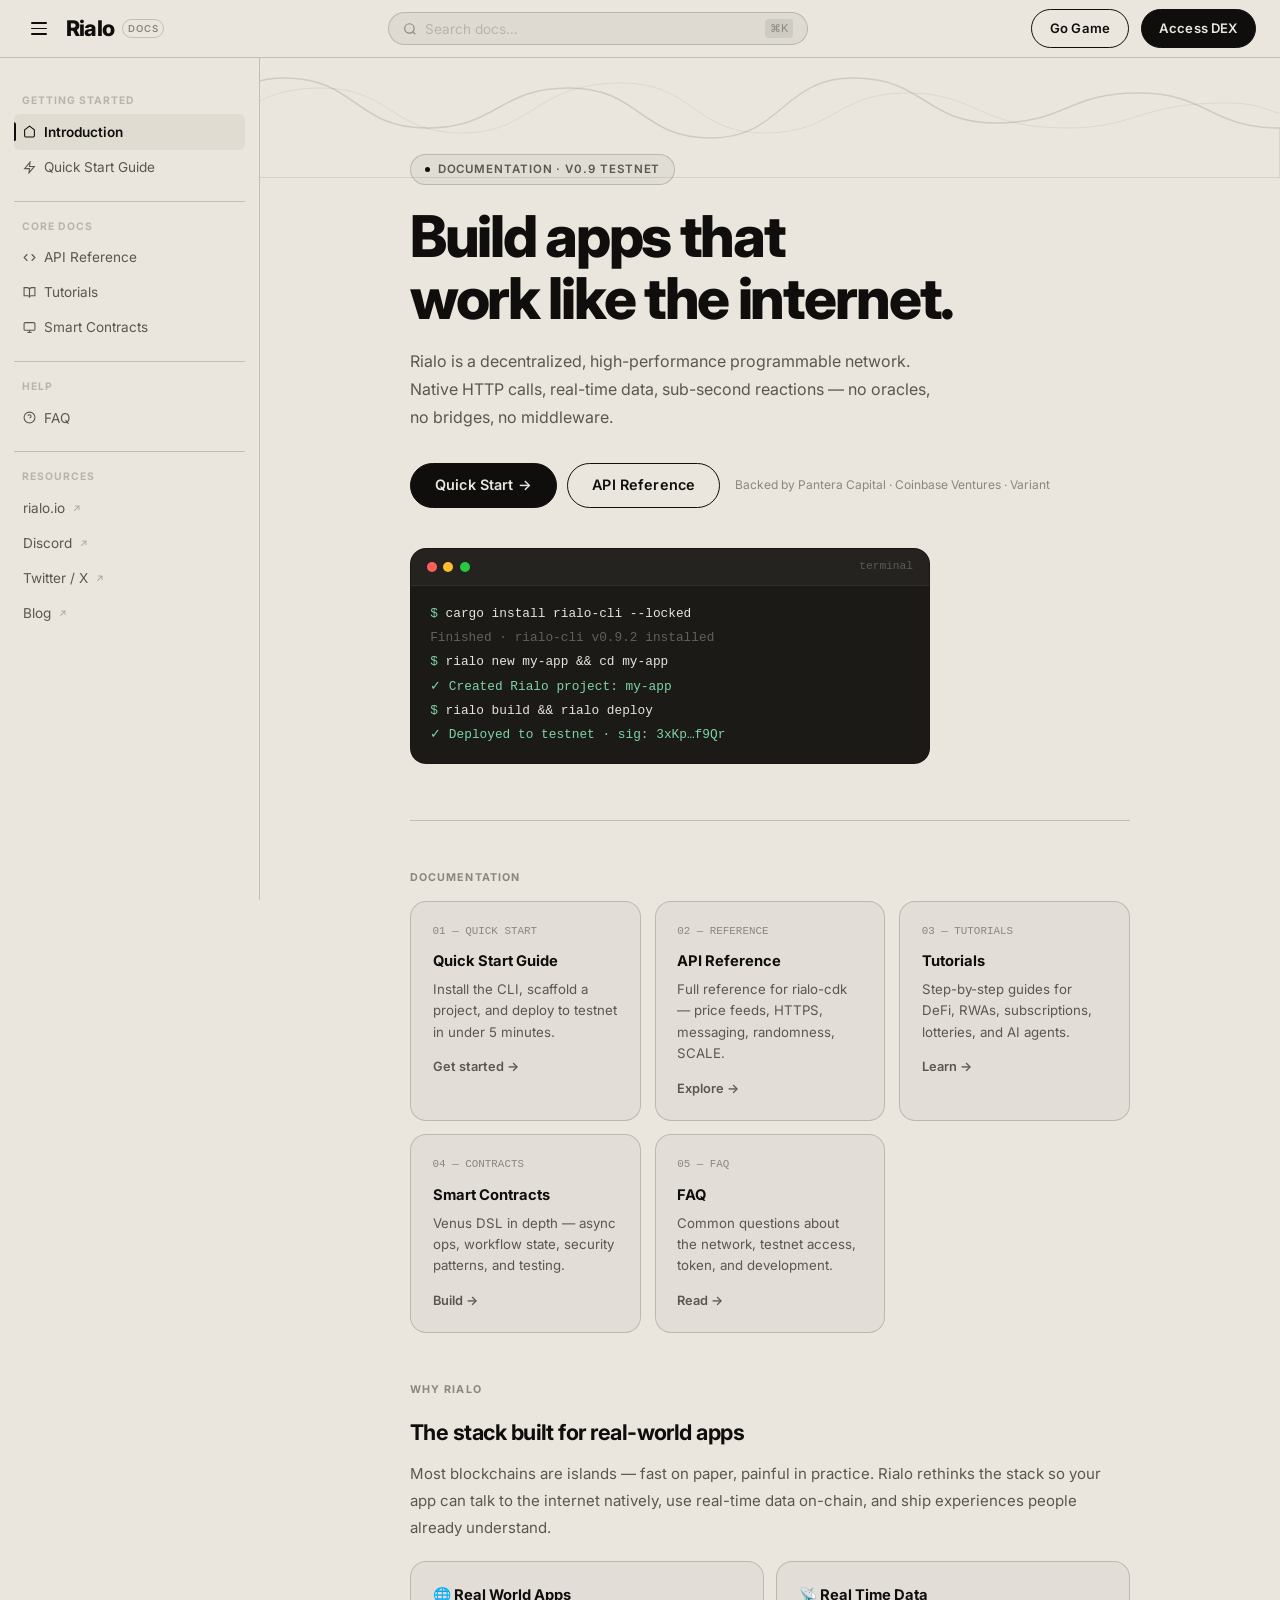
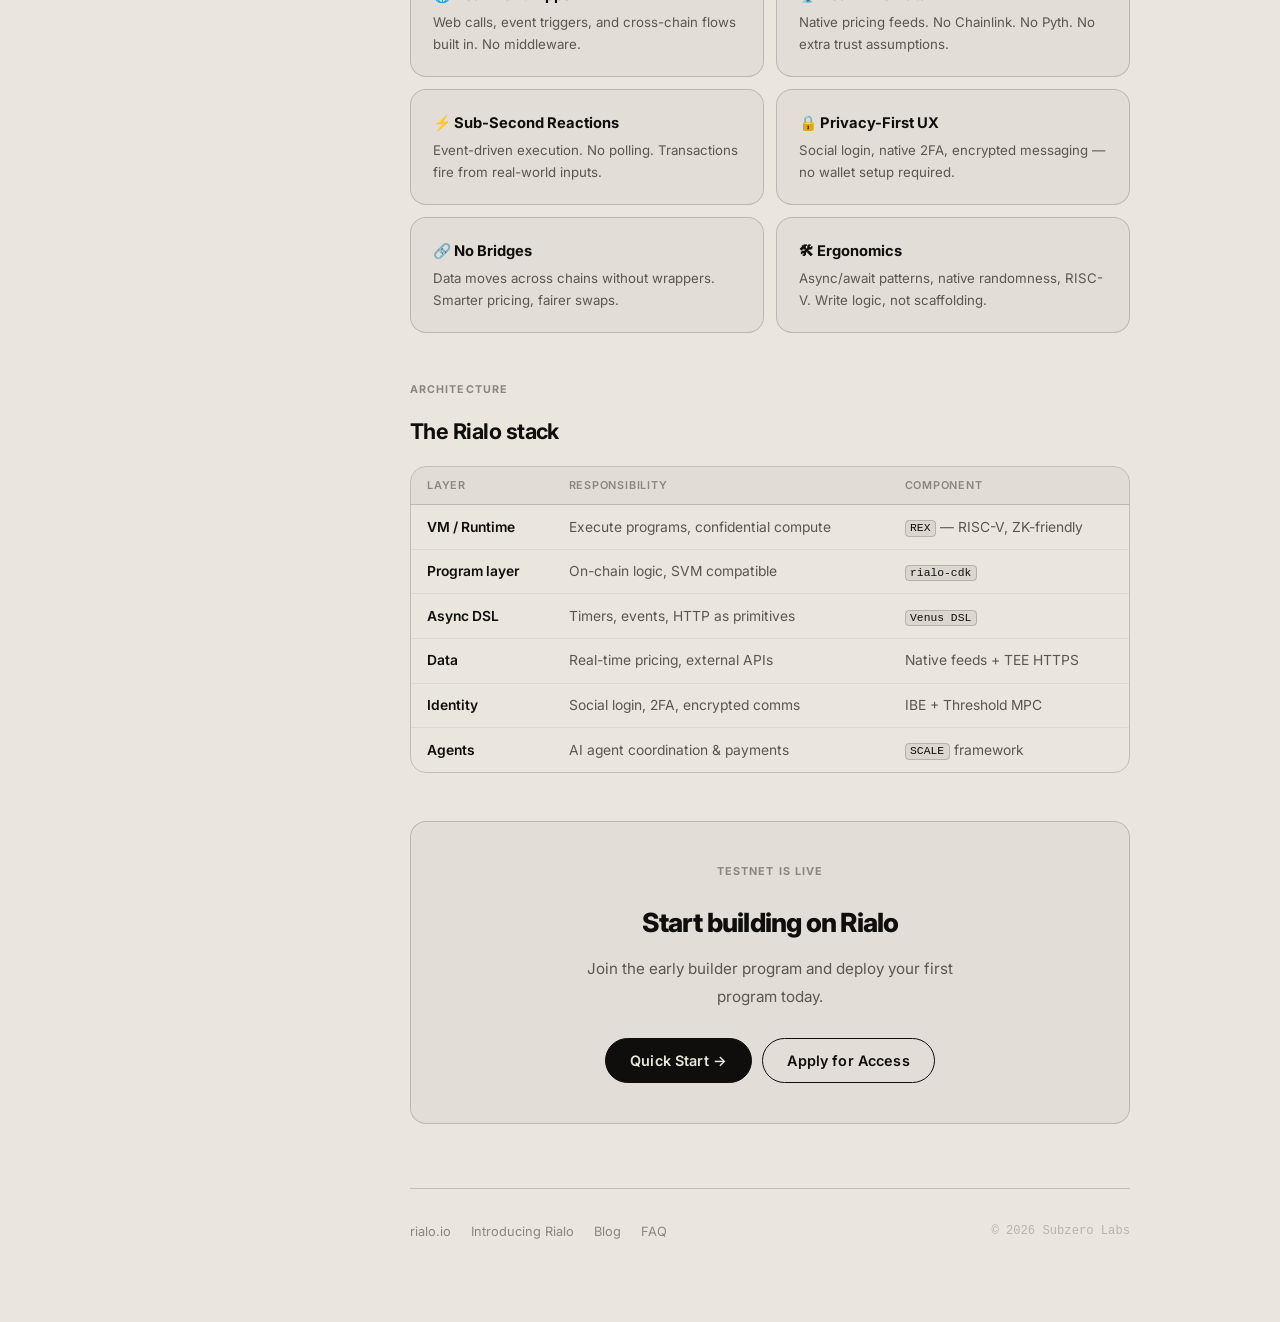
<file: index.html>
﻿<!DOCTYPE html>
<html lang="en">
<head>
  <meta charset="UTF-8" /><meta name="viewport" content="width=device-width, initial-scale=1.0" />
  <title>Rialo Doc — The Real World Blockchain</title>
  <link rel="stylesheet" href="assets/css/style.css" />
  <link rel="stylesheet" href="assets/css/prism.css" />
</head>
<body>

<!-- ═══ TOP NAV ═══════════════════════════════════════════════ -->
<header class="topnav">
  <div class="topnav-left">
    <button class="sidebar-toggle" aria-label="Toggle sidebar" onclick="toggleSidebar()">
      <span></span><span></span><span></span>
    </button>
    <!-- Rialo wordmark only -->
    <a href="index.html" class="logo-wrap">
      <span class="logo-name">Rialo</span>
      <span class="logo-badge">Docs</span>
    </a>
  </div>
  <div class="topnav-center">
    <div class="search-bar">
      <svg width="14" height="14" viewBox="0 0 24 24" fill="none" stroke="currentColor" stroke-width="2"><circle cx="11" cy="11" r="8"/><path d="m21 21-4.35-4.35"/></svg>
      <input type="text" placeholder="Search docs…" id="search-input" />
      <kbd>⌘K</kbd>
    </div>
  </div>
  <div class="topnav-right">
    <a href="https://game-arina-git-main-ajmul-s-projects.vercel.app/" target="_blank" class="btn btn-outline">Go Game</a>
    <a href="https://rio-dex.vercel.app/" target="_blank" class="btn btn-dark">Access DEX</a>
  </div>
</header>

<!-- ═══ WAVY HEADER DECORATION (matches rialo.io style) ══════ -->
<div class="wavy-decoration">
  <svg viewBox="0 0 1440 120" preserveAspectRatio="none" fill="none" xmlns="http://www.w3.org/2000/svg">
    <path d="M0 40 C80 40 80 80 160 80 C240 80 240 20 320 20 C400 20 400 70 480 70 C560 70 560 30 640 30 C720 30 720 80 800 80 C880 80 880 20 960 20 C1040 20 1040 65 1120 65 C1200 65 1200 35 1280 35 C1360 35 1360 70 1440 70 L1440 120 L0 120 Z" stroke="#0f0e0c" stroke-width="1.5" fill="none" opacity="0.12"/>
    <path d="M0 55 C100 55 100 90 180 90 C260 90 260 30 360 30 C440 30 440 75 520 75 C600 75 600 25 700 25 C780 25 780 75 860 75 C940 75 940 35 1020 35 C1100 35 1100 70 1200 70 C1280 70 1280 45 1380 45 C1420 45 1430 55 1440 55" stroke="#0f0e0c" stroke-width="1" fill="none" opacity="0.07"/>
  </svg>
</div>

<!-- ═══ LAYOUT ════════════════════════════════════════════════ -->
<div class="layout">

  <!-- SIDEBAR -->
  <aside class="sidebar" id="sidebar">
    <nav class="sidebar-nav">
      <div class="nav-section">
        <span class="nav-section-title">Getting Started</span>
        <a href="index.html" class="nav-link active">
          <svg width="13" height="13" viewBox="0 0 24 24" fill="none" stroke="currentColor" stroke-width="2"><path d="M3 9l9-7 9 7v11a2 2 0 0 1-2 2H5a2 2 0 0 1-2-2z"/></svg>
          Introduction
        </a>
        <a href="pages/quick-start.html" class="nav-link">
          <svg width="13" height="13" viewBox="0 0 24 24" fill="none" stroke="currentColor" stroke-width="2"><polygon points="13 2 3 14 12 14 11 22 21 10 12 10 13 2"/></svg>
          Quick Start Guide
        </a>
      </div>
      <div class="nav-divider"></div>
      <div class="nav-section">
        <span class="nav-section-title">Core Docs</span>
        <a href="pages/api-reference.html" class="nav-link">
          <svg width="13" height="13" viewBox="0 0 24 24" fill="none" stroke="currentColor" stroke-width="2"><polyline points="16 18 22 12 16 6"/><polyline points="8 6 2 12 8 18"/></svg>
          API Reference
        </a>
        <a href="pages/tutorials.html" class="nav-link">
          <svg width="13" height="13" viewBox="0 0 24 24" fill="none" stroke="currentColor" stroke-width="2"><path d="M2 3h6a4 4 0 0 1 4 4v14a3 3 0 0 0-3-3H2z"/><path d="M22 3h-6a4 4 0 0 0-4 4v14a3 3 0 0 1 3-3h7z"/></svg>
          Tutorials
        </a>
        <a href="pages/smart-contracts.html" class="nav-link">
          <svg width="13" height="13" viewBox="0 0 24 24" fill="none" stroke="currentColor" stroke-width="2"><rect x="2" y="3" width="20" height="14" rx="2"/><line x1="8" y1="21" x2="16" y2="21"/><line x1="12" y1="17" x2="12" y2="21"/></svg>
          Smart Contracts
        </a>
      </div>
      <div class="nav-divider"></div>
      <div class="nav-section">
        <span class="nav-section-title">Help</span>
        <a href="pages/faq.html" class="nav-link">
          <svg width="13" height="13" viewBox="0 0 24 24" fill="none" stroke="currentColor" stroke-width="2"><circle cx="12" cy="12" r="10"/><path d="M9.09 9a3 3 0 0 1 5.83 1c0 2-3 3-3 3"/><line x1="12" y1="17" x2="12.01" y2="17"/></svg>
          FAQ
        </a>
      </div>
      <div class="nav-divider"></div>
      <div class="nav-section">
        <span class="nav-section-title">Resources</span>
        <a href="https://www.rialo.io" target="_blank" class="nav-link nav-external">rialo.io</a>
        <a href="https://discord.com/invite/RialoProtocol" target="_blank" class="nav-link nav-external">Discord</a>
        <a href="https://x.com/RialoHQ" target="_blank" class="nav-link nav-external">Twitter / X</a>
        <a href="https://www.rialo.io/blog" target="_blank" class="nav-link nav-external">Blog</a>
      </div>
    </nav>
  </aside>

  <!-- MAIN -->
  <main class="content">
    <div class="content-inner">

      <!-- HERO -->
      <div class="hero">
        <div class="hero-eyebrow"><span class="dot"></span>Documentation · v0.9 Testnet</div>
        <h1 class="hero-title">Build apps that<br>work like the internet.</h1>
        <p class="hero-sub">Rialo is a decentralized, high-performance programmable network. Native HTTP calls, real-time data, sub-second reactions — no oracles, no bridges, no middleware.</p>
        <div class="hero-actions">
          <a href="pages/quick-start.html" class="btn btn-dark btn-lg">Quick Start →</a>
          <a href="pages/api-reference.html" class="btn btn-outline btn-lg">API Reference</a>
          <span class="hero-meta">Backed by Pantera Capital · Coinbase Ventures · Variant</span>
        </div>

        <div class="hero-terminal">
          <div class="terminal-bar">
            <span class="td td-r"></span><span class="td td-y"></span><span class="td td-g"></span>
            <span class="t-title">terminal</span>
          </div>
          <div class="terminal-body">
            <div><span class="t-p">$ </span><span class="t-c">cargo install rialo-cli --locked</span></div>
            <div><span class="t-o">   Finished · rialo-cli v0.9.2 installed</span></div>
            <div><span class="t-p">$ </span><span class="t-c">rialo new my-app && cd my-app</span></div>
            <div><span class="t-s">✓ Created Rialo project: my-app</span></div>
            <div><span class="t-p">$ </span><span class="t-c">rialo build && rialo deploy</span></div>
            <div><span class="t-s">✓ Deployed to testnet · sig: 3xKp…f9Qr</span></div>
          </div>
        </div>
      </div>

      <!-- SECTIONS NAV -->
      <section style="margin-bottom:3rem">
        <span class="section-label">Documentation</span>
        <div class="card-grid" style="margin-top:0.85rem">
          <a href="pages/quick-start.html" class="card">
            <div class="card-num">01 — QUICK START</div>
            <div class="card-title">Quick Start Guide</div>
            <div class="card-body">Install the CLI, scaffold a project, and deploy to testnet in under 5 minutes.</div>
            <div class="card-arrow">Get started →</div>
          </a>
          <a href="pages/api-reference.html" class="card">
            <div class="card-num">02 — REFERENCE</div>
            <div class="card-title">API Reference</div>
            <div class="card-body">Full reference for rialo-cdk — price feeds, HTTPS, messaging, randomness, SCALE.</div>
            <div class="card-arrow">Explore →</div>
          </a>
          <a href="pages/tutorials.html" class="card">
            <div class="card-num">03 — TUTORIALS</div>
            <div class="card-title">Tutorials</div>
            <div class="card-body">Step-by-step guides for DeFi, RWAs, subscriptions, lotteries, and AI agents.</div>
            <div class="card-arrow">Learn →</div>
          </a>
          <a href="pages/smart-contracts.html" class="card">
            <div class="card-num">04 — CONTRACTS</div>
            <div class="card-title">Smart Contracts</div>
            <div class="card-body">Venus DSL in depth — async ops, workflow state, security patterns, and testing.</div>
            <div class="card-arrow">Build →</div>
          </a>
          <a href="pages/faq.html" class="card">
            <div class="card-num">05 — FAQ</div>
            <div class="card-title">FAQ</div>
            <div class="card-body">Common questions about the network, testnet access, token, and development.</div>
            <div class="card-arrow">Read →</div>
          </a>
        </div>
      </section>

      <!-- WHY RIALO -->
      <section style="margin-bottom:3rem">
        <span class="section-label">Why Rialo</span>
        <h2 style="margin-top:0.4rem;margin-bottom:0.6rem">The stack built for real-world apps</h2>
        <p>Most blockchains are islands — fast on paper, painful in practice. Rialo rethinks the stack so your app can talk to the internet natively, use real-time data on-chain, and ship experiences people already understand.</p>

        <div style="display:grid;grid-template-columns:1fr 1fr;gap:0.75rem;margin-top:1.25rem">
          <div class="card"><div class="card-title">🌐 Real World Apps</div><div class="card-body">Web calls, event triggers, and cross-chain flows built in. No middleware.</div></div>
          <div class="card"><div class="card-title">📡 Real Time Data</div><div class="card-body">Native pricing feeds. No Chainlink. No Pyth. No extra trust assumptions.</div></div>
          <div class="card"><div class="card-title">⚡ Sub-Second Reactions</div><div class="card-body">Event-driven execution. No polling. Transactions fire from real-world inputs.</div></div>
          <div class="card"><div class="card-title">🔒 Privacy-First UX</div><div class="card-body">Social login, native 2FA, encrypted messaging — no wallet setup required.</div></div>
          <div class="card"><div class="card-title">🔗 No Bridges</div><div class="card-body">Data moves across chains without wrappers. Smarter pricing, fairer swaps.</div></div>
          <div class="card"><div class="card-title">🛠 Ergonomics</div><div class="card-body">Async/await patterns, native randomness, RISC-V. Write logic, not scaffolding.</div></div>
        </div>
      </section>

      <!-- STACK TABLE -->
      <section style="margin-bottom:3rem">
        <span class="section-label">Architecture</span>
        <h2 style="margin-top:0.4rem;margin-bottom:0.6rem">The Rialo stack</h2>
        <div class="table-wrap">
          <table>
            <thead><tr><th>Layer</th><th>Responsibility</th><th>Component</th></tr></thead>
            <tbody>
              <tr><td><strong>VM / Runtime</strong></td><td>Execute programs, confidential compute</td><td><code>REX</code> — RISC-V, ZK-friendly</td></tr>
              <tr><td><strong>Program layer</strong></td><td>On-chain logic, SVM compatible</td><td><code>rialo-cdk</code></td></tr>
              <tr><td><strong>Async DSL</strong></td><td>Timers, events, HTTP as primitives</td><td><code>Venus DSL</code></td></tr>
              <tr><td><strong>Data</strong></td><td>Real-time pricing, external APIs</td><td>Native feeds + TEE HTTPS</td></tr>
              <tr><td><strong>Identity</strong></td><td>Social login, 2FA, encrypted comms</td><td>IBE + Threshold MPC</td></tr>
              <tr><td><strong>Agents</strong></td><td>AI agent coordination &amp; payments</td><td><code>SCALE</code> framework</td></tr>
            </tbody>
          </table>
        </div>
      </section>

      <!-- CTA -->
      <section style="margin-bottom:1rem">
        <div style="border:1px solid var(--border);border-radius:var(--radius-lg);padding:2.5rem;text-align:center;background:rgba(15,14,12,0.03);">
          <p style="font-size:0.68rem;font-weight:700;letter-spacing:0.1em;text-transform:uppercase;color:var(--ink-light);margin-bottom:0.75rem">Testnet is live</p>
          <h2 style="margin:0 0 0.65rem;font-size:1.65rem;font-weight:800;letter-spacing:-0.03em">Start building on Rialo</h2>
          <p style="max-width:400px;margin:0 auto 1.75rem;font-size:0.95rem">Join the early builder program and deploy your first program today.</p>
          <div style="display:flex;gap:0.65rem;justify-content:center;flex-wrap:wrap">
            <a href="pages/quick-start.html" class="btn btn-dark btn-lg">Quick Start →</a>
            <a href="https://docs.google.com/forms/d/e/1FAIpQLSfc87ZbBI0PSa5FAuRnrfJoK_X7xe_bOUI6Gw5clDwoxgCUlA/viewform" target="_blank" class="btn btn-outline btn-lg">Apply for Access</a>
          </div>
        </div>
      </section>

      <footer class="doc-footer">
        <div class="footer-inner">
          <div class="footer-links">
            <a href="https://www.rialo.io" target="_blank">rialo.io</a>
            <a href="https://www.rialo.io/posts/introducing-rialo" target="_blank">Introducing Rialo</a>
            <a href="https://www.rialo.io/blog" target="_blank">Blog</a>
            <a href="pages/faq.html">FAQ</a>
          </div>
          <span class="footer-copy">© 2026 Subzero Labs</span>
        </div>
      </footer>

    </div>
  </main>
</div>

<script src="assets/js/prism.js"></script>
<script src="assets/js/main.js"></script>
</body>
</html>
</file>
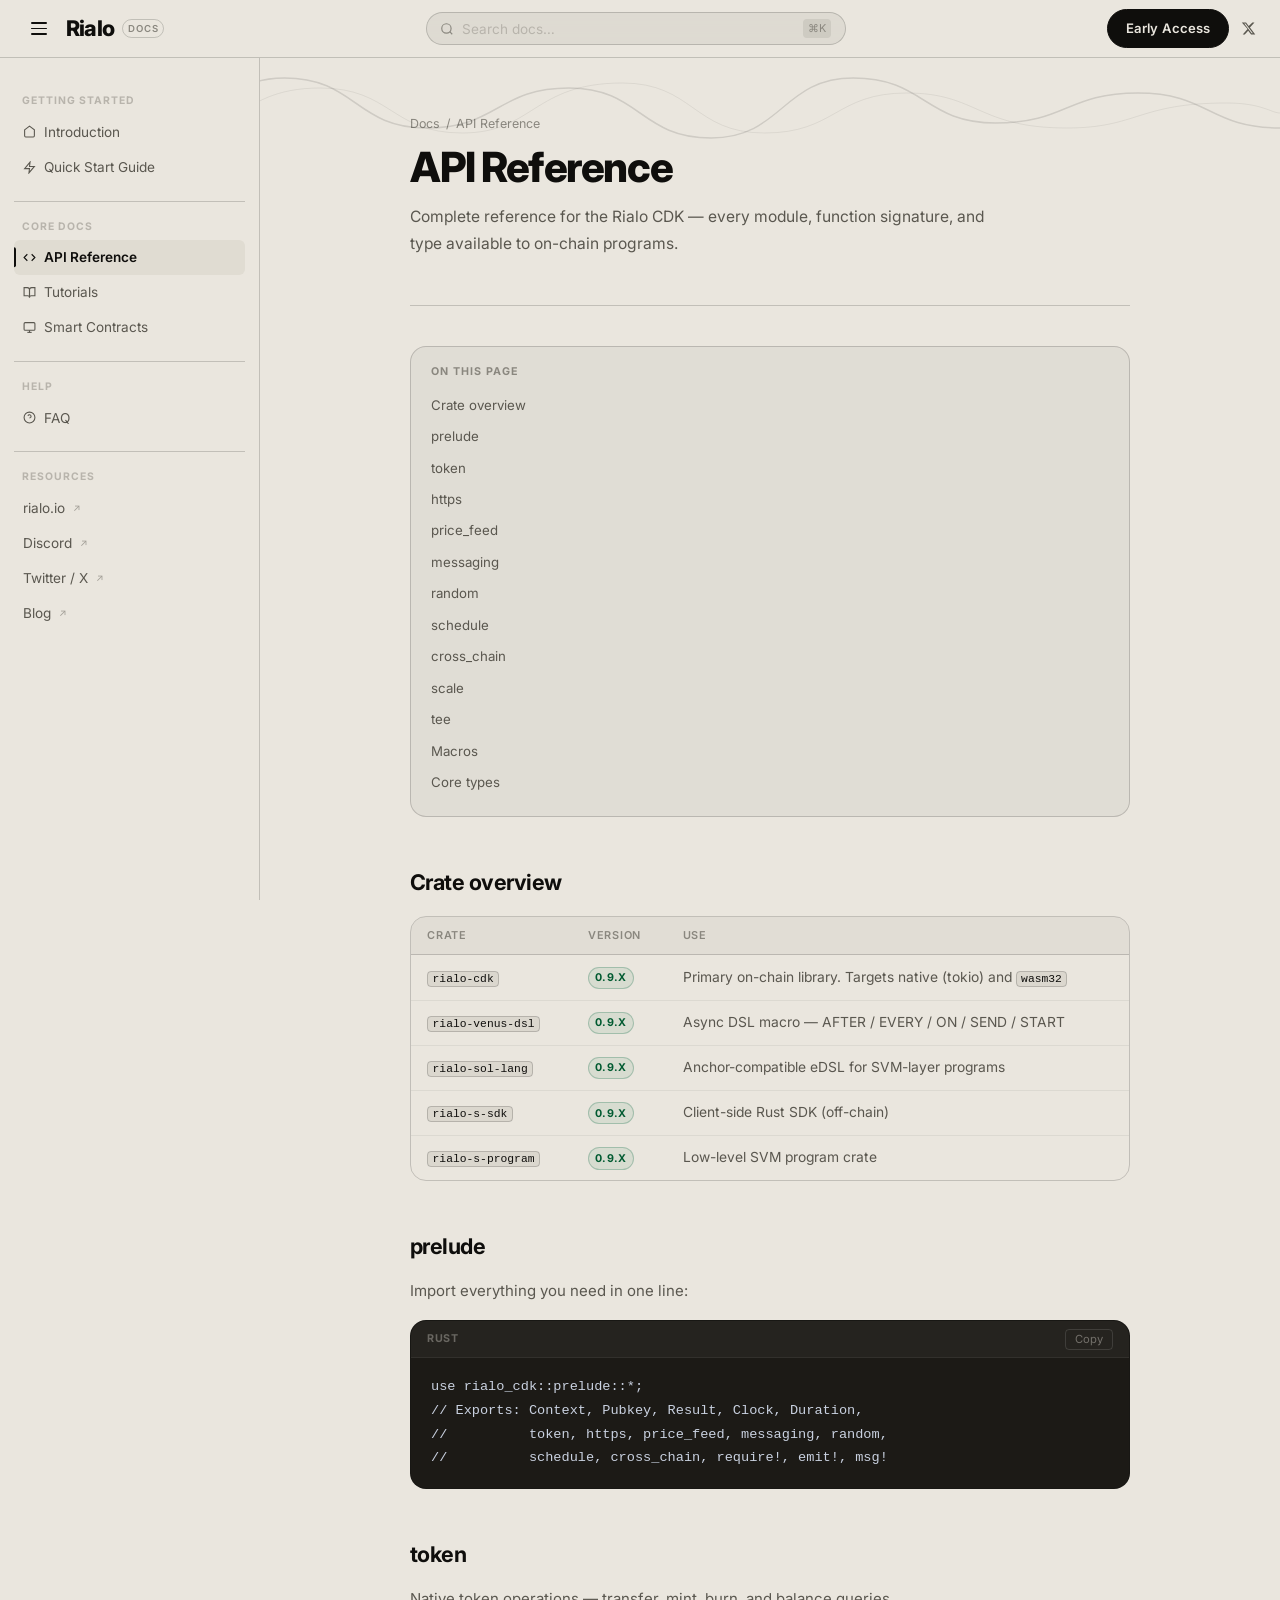
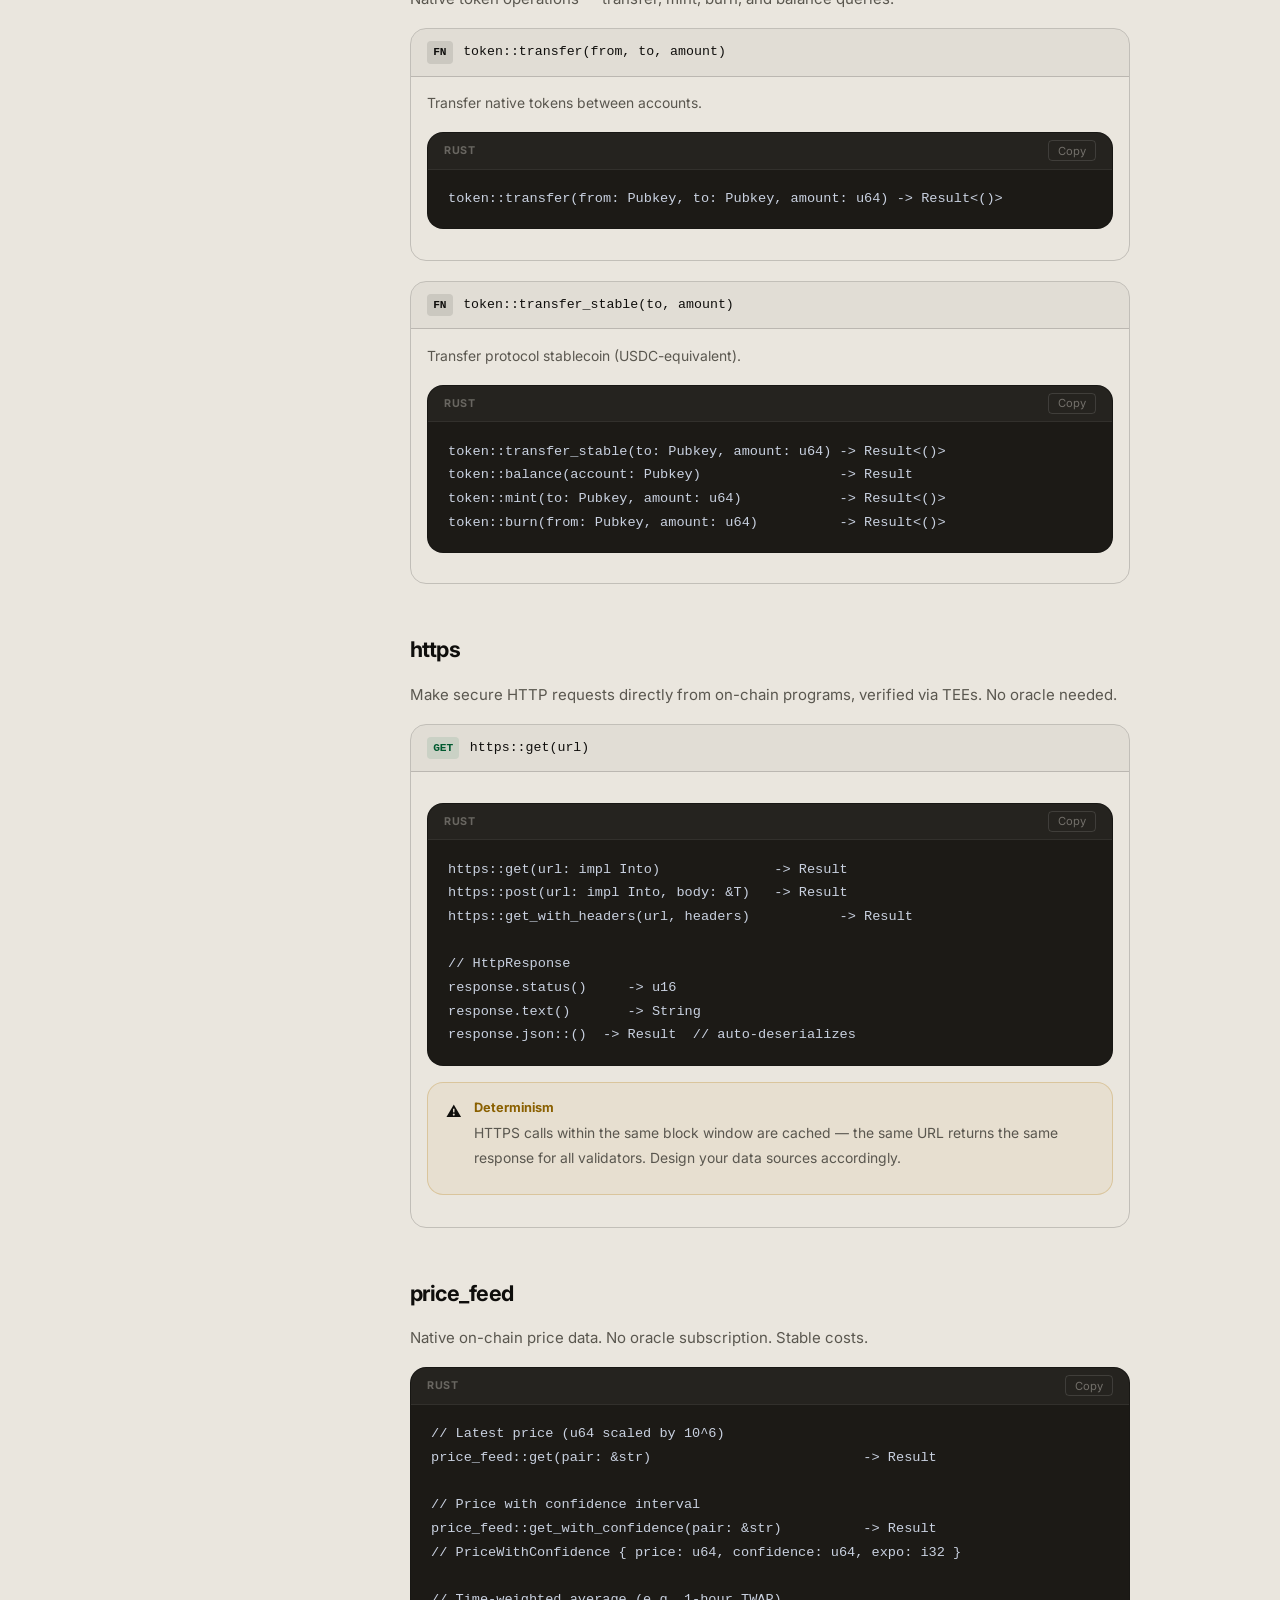
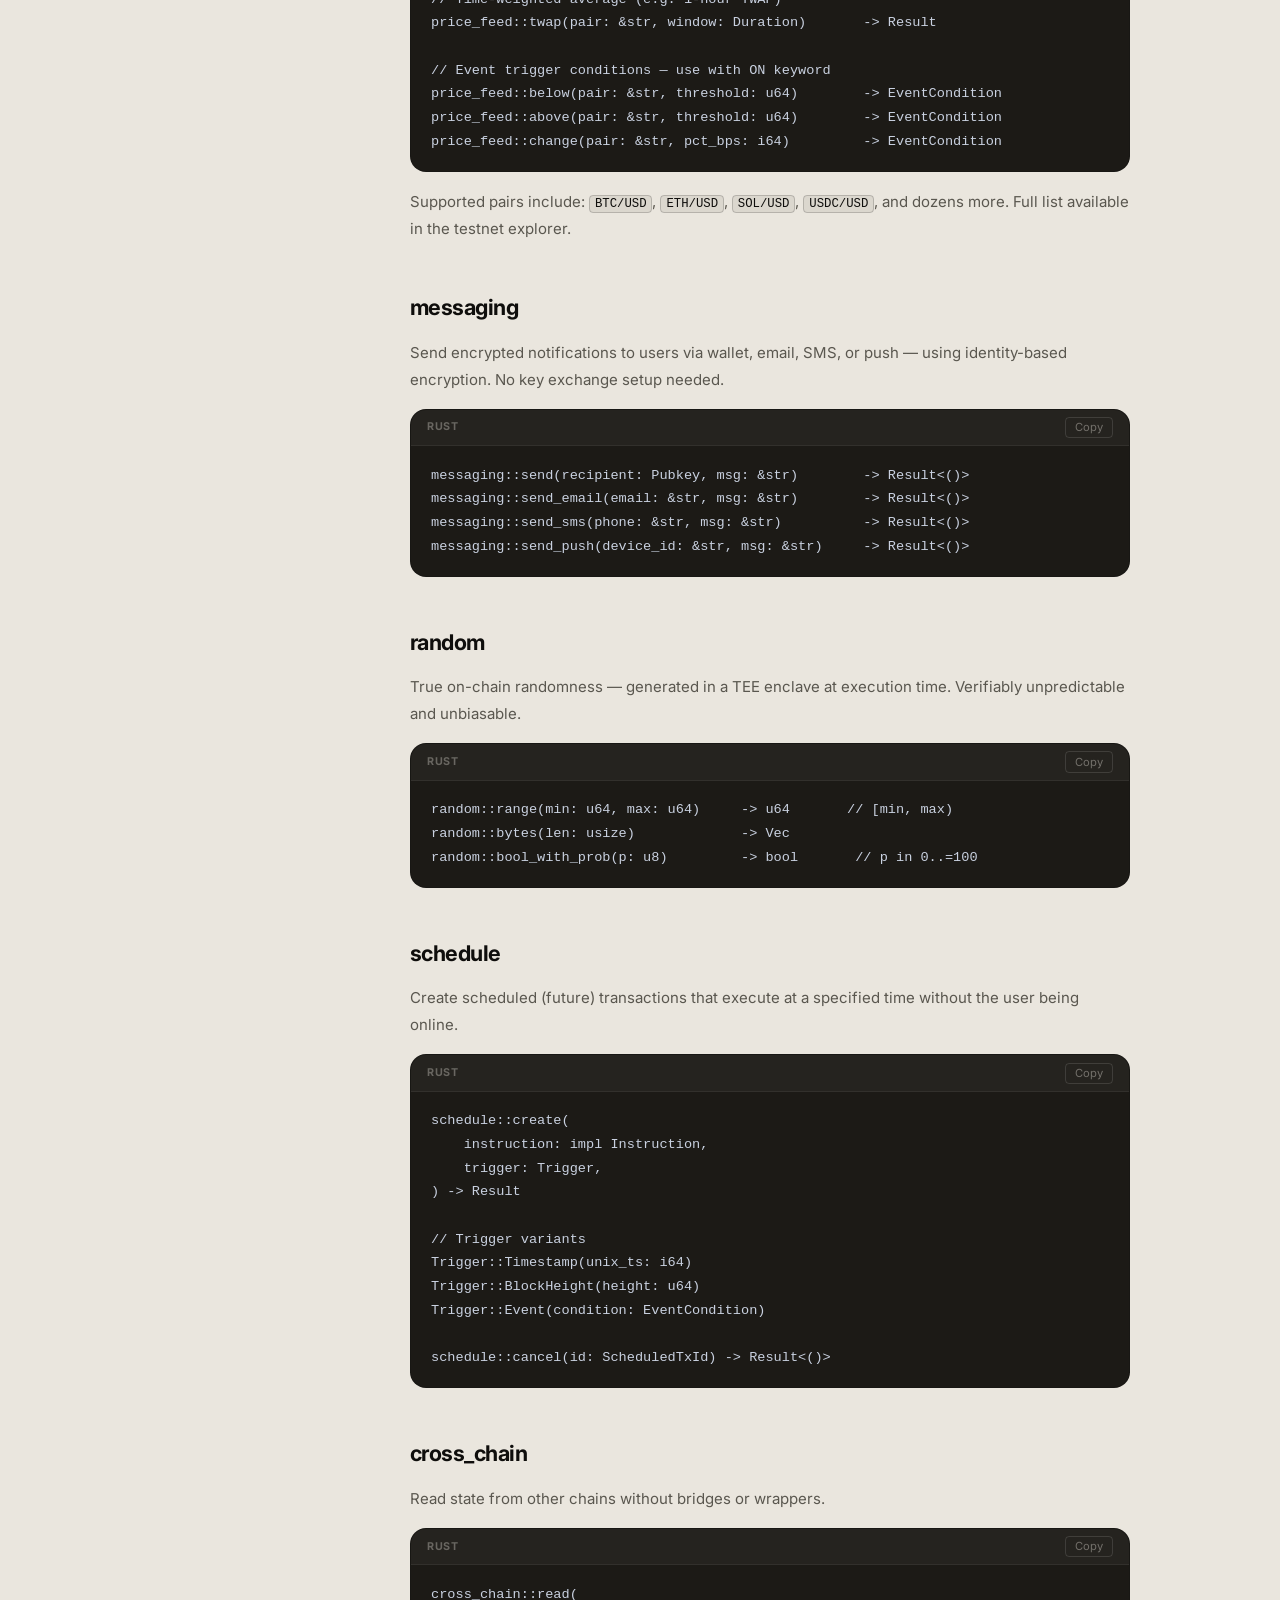
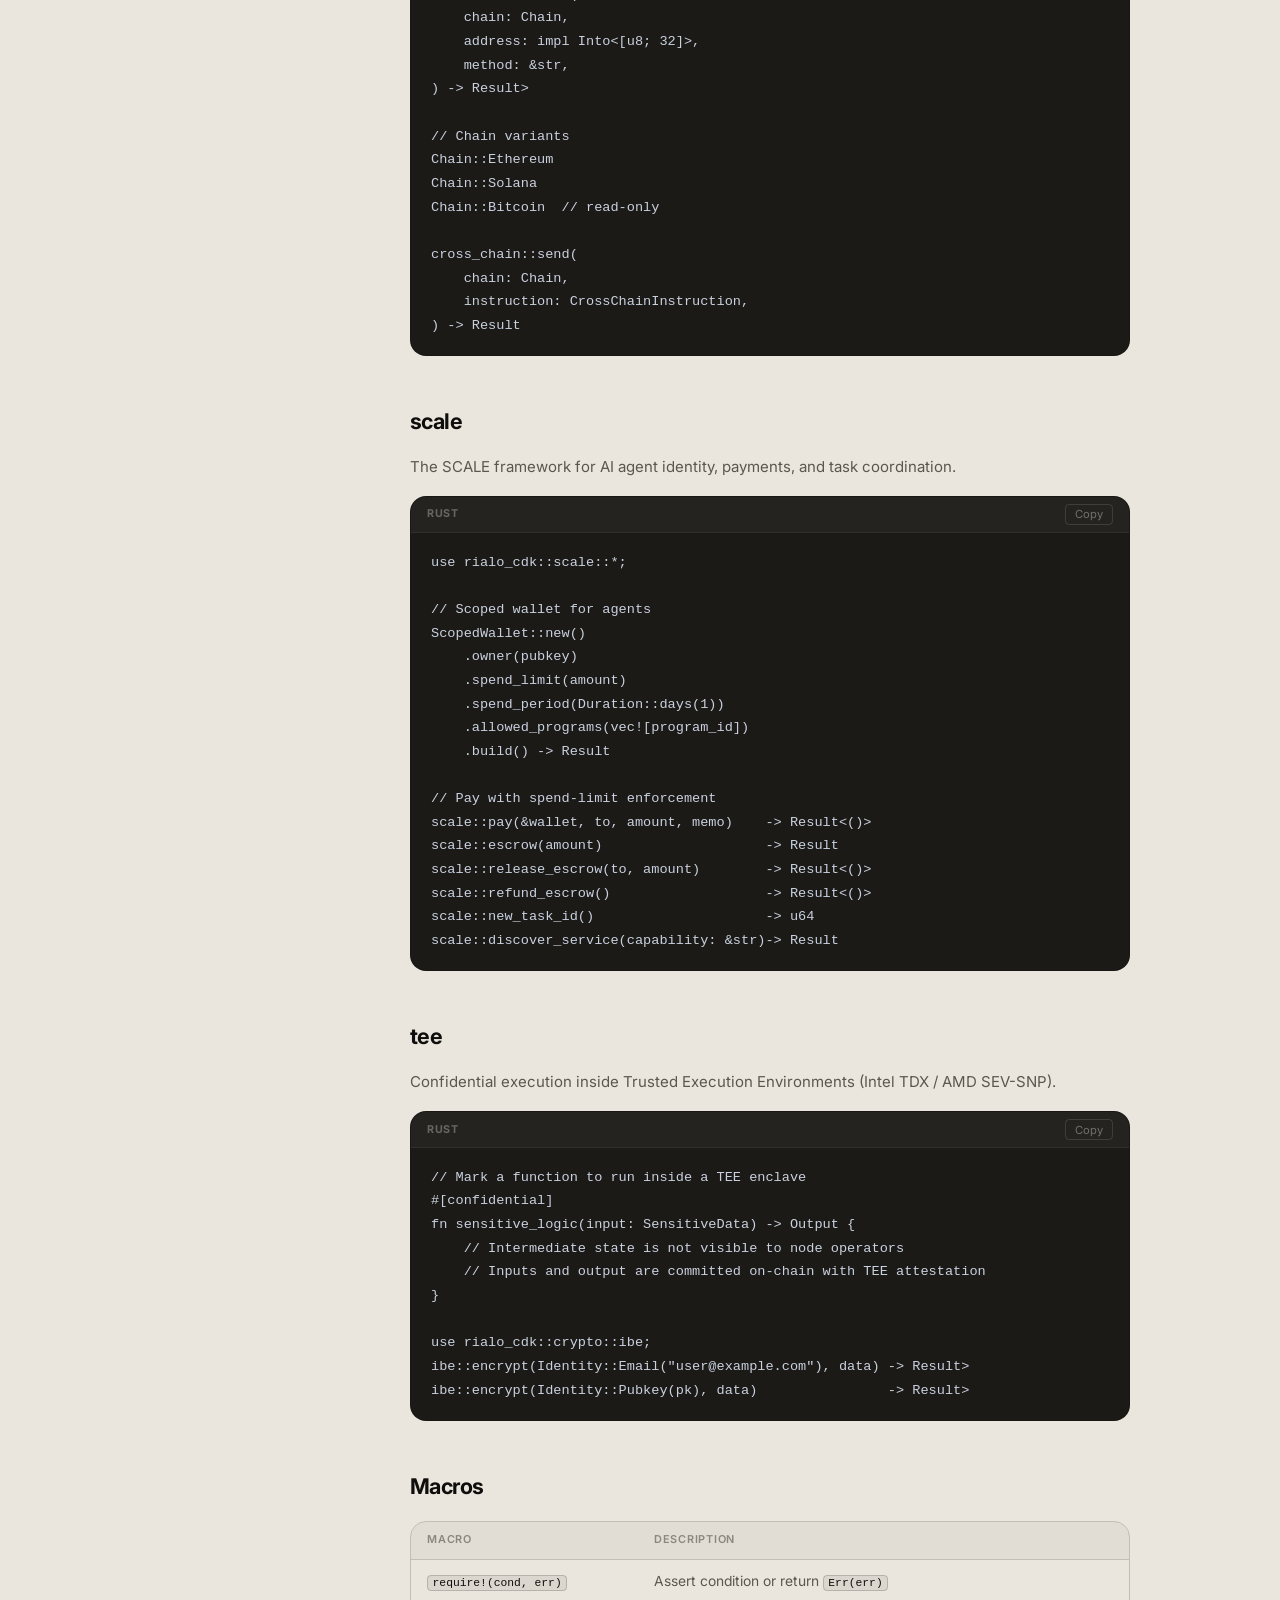
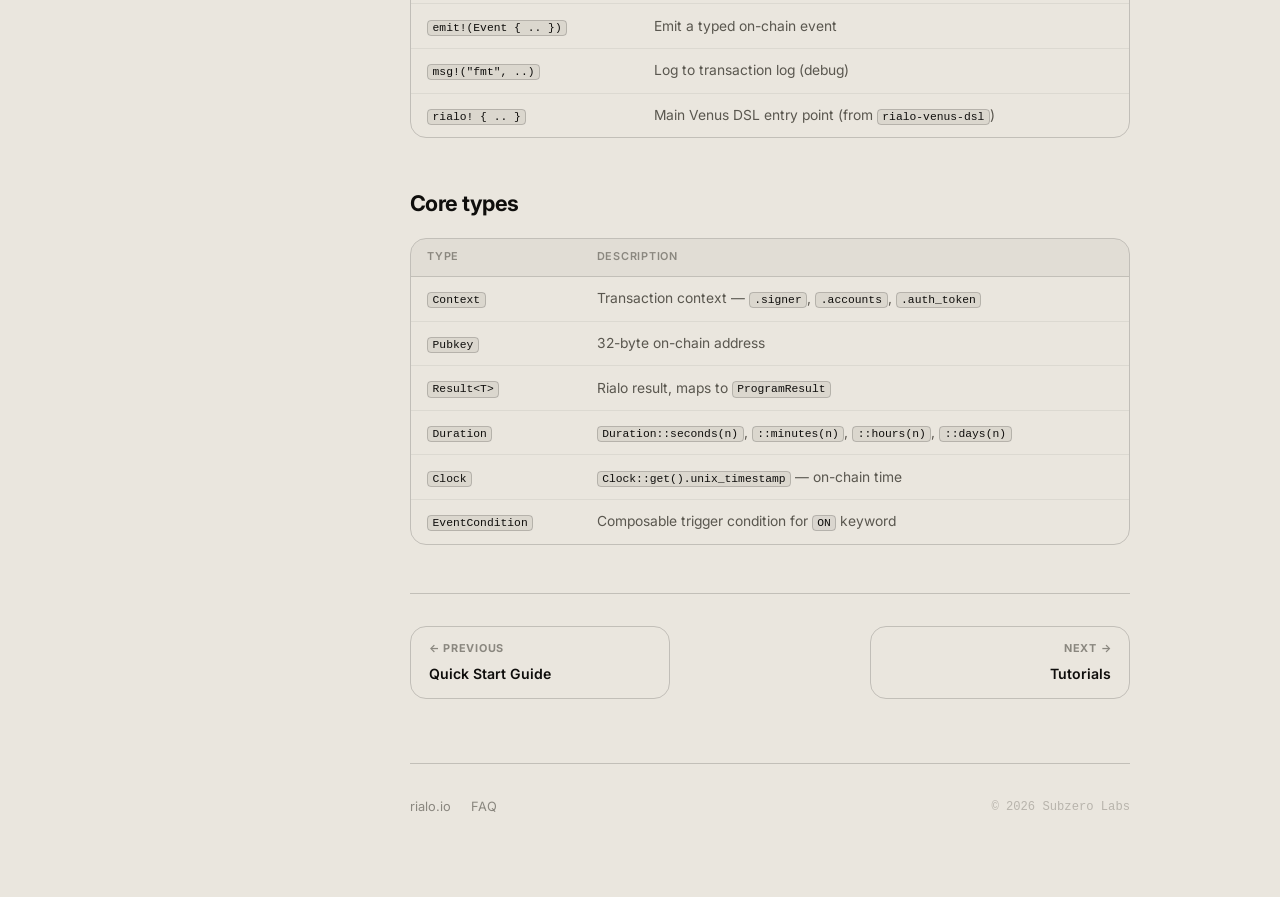
<file: pages/api-reference.html>
<!DOCTYPE html>
<html lang="en">
<head>
  <meta charset="UTF-8" /><meta name="viewport" content="width=device-width, initial-scale=1.0" />
  <title>API Reference — Rialo Doc</title>
  <link rel="stylesheet" href="../assets/css/style.css" />
  <link rel="stylesheet" href="../assets/css/prism.css" />
</head>
<body data-base="../">
<div id="topnav-mount"></div>
<div class="layout">
  <div id="sidebar-mount"></div>
  <main class="content">
    <div class="content-inner">

      <div class="page-header">
        <div class="breadcrumb"><a href="../index.html">Docs</a><span>/</span>API Reference</div>
        <h1><span class="grad-text">API Reference</span></h1>
        <p class="lead">Complete reference for the Rialo CDK — every module, function signature, and type available to on-chain programs.</p>
      </div>

      <div class="toc">
        <div class="toc-title">On this page</div>
        <ul>
          <li><a href="#crates">Crate overview</a></li>
          <li><a href="#prelude">prelude</a></li>
          <li><a href="#token">token</a></li>
          <li><a href="#https">https</a></li>
          <li><a href="#price-feed">price_feed</a></li>
          <li><a href="#messaging">messaging</a></li>
          <li><a href="#random">random</a></li>
          <li><a href="#schedule">schedule</a></li>
          <li><a href="#cross-chain">cross_chain</a></li>
          <li><a href="#scale">scale</a></li>
          <li><a href="#tee">tee</a></li>
          <li><a href="#macros">Macros</a></li>
          <li><a href="#types">Core types</a></li>
        </ul>
      </div>

      <h2 id="crates">Crate overview</h2>
      <div class="table-wrap">
        <table>
          <thead><tr><th>Crate</th><th>Version</th><th>Use</th></tr></thead>
          <tbody>
            <tr><td><code>rialo-cdk</code></td><td><span class="badge badge-green">0.9.x</span></td><td>Primary on-chain library. Targets native (tokio) and <code>wasm32</code></td></tr>
            <tr><td><code>rialo-venus-dsl</code></td><td><span class="badge badge-green">0.9.x</span></td><td>Async DSL macro — AFTER / EVERY / ON / SEND / START</td></tr>
            <tr><td><code>rialo-sol-lang</code></td><td><span class="badge badge-green">0.9.x</span></td><td>Anchor-compatible eDSL for SVM-layer programs</td></tr>
            <tr><td><code>rialo-s-sdk</code></td><td><span class="badge badge-green">0.9.x</span></td><td>Client-side Rust SDK (off-chain)</td></tr>
            <tr><td><code>rialo-s-program</code></td><td><span class="badge badge-green">0.9.x</span></td><td>Low-level SVM program crate</td></tr>
          </tbody>
        </table>
      </div>

      <h2 id="prelude">prelude</h2>
      <p>Import everything you need in one line:</p>
      <div class="code-block">
        <div class="code-header"><span class="code-lang">rust</span><button class="copy-btn" onclick="copyCode(this)">Copy</button></div>
        <pre><code class="language-rust">use rialo_cdk::prelude::*;
// Exports: Context, Pubkey, Result, Clock, Duration,
//          token, https, price_feed, messaging, random,
//          schedule, cross_chain, require!, emit!, msg!</code></pre>
      </div>

      <h2 id="token">token</h2>
      <p>Native token operations — transfer, mint, burn, and balance queries.</p>
      <div class="api-method">
        <div class="api-method-header"><span class="method-tag method-fn">fn</span><span class="api-path">token::transfer(from, to, amount)</span></div>
        <div class="api-method-body"><p>Transfer native tokens between accounts.</p>
          <div class="code-block"><div class="code-header"><span class="code-lang">rust</span><button class="copy-btn" onclick="copyCode(this)">Copy</button></div>
          <pre><code class="language-rust">token::transfer(from: Pubkey, to: Pubkey, amount: u64) -> Result<()></code></pre></div>
        </div>
      </div>
      <div class="api-method">
        <div class="api-method-header"><span class="method-tag method-fn">fn</span><span class="api-path">token::transfer_stable(to, amount)</span></div>
        <div class="api-method-body"><p>Transfer protocol stablecoin (USDC-equivalent).</p>
          <div class="code-block"><div class="code-header"><span class="code-lang">rust</span><button class="copy-btn" onclick="copyCode(this)">Copy</button></div>
          <pre><code class="language-rust">token::transfer_stable(to: Pubkey, amount: u64) -> Result<()>
token::balance(account: Pubkey)                 -> Result<u64>
token::mint(to: Pubkey, amount: u64)            -> Result<()>
token::burn(from: Pubkey, amount: u64)          -> Result<()></code></pre></div>
        </div>
      </div>

      <h2 id="https">https</h2>
      <p>Make secure HTTP requests directly from on-chain programs, verified via TEEs. No oracle needed.</p>
      <div class="api-method">
        <div class="api-method-header"><span class="method-tag method-get">GET</span><span class="api-path">https::get(url)</span></div>
        <div class="api-method-body">
          <div class="code-block"><div class="code-header"><span class="code-lang">rust</span><button class="copy-btn" onclick="copyCode(this)">Copy</button></div>
          <pre><code class="language-rust">https::get(url: impl Into<String>)              -> Result<HttpResponse>
https::post(url: impl Into<String>, body: &T)   -> Result<HttpResponse>
https::get_with_headers(url, headers)           -> Result<HttpResponse>

// HttpResponse
response.status()     -> u16
response.text()       -> String
response.json::<T>()  -> Result<T>  // auto-deserializes</code></pre></div>

          <div class="callout callout-warning" style="margin-top:0.75rem">
            <div class="callout-icon">⚠️</div>
            <div class="callout-body">
              <div class="callout-title">Determinism</div>
              <p>HTTPS calls within the same block window are cached — the same URL returns the same response for all validators. Design your data sources accordingly.</p>
            </div>
          </div>
        </div>
      </div>

      <h2 id="price-feed">price_feed</h2>
      <p>Native on-chain price data. No oracle subscription. Stable costs.</p>
      <div class="code-block">
        <div class="code-header"><span class="code-lang">rust</span><button class="copy-btn" onclick="copyCode(this)">Copy</button></div>
        <pre><code class="language-rust">// Latest price (u64 scaled by 10^6)
price_feed::get(pair: &str)                          -> Result<u64>

// Price with confidence interval
price_feed::get_with_confidence(pair: &str)          -> Result<PriceWithConfidence>
// PriceWithConfidence { price: u64, confidence: u64, expo: i32 }

// Time-weighted average (e.g. 1-hour TWAP)
price_feed::twap(pair: &str, window: Duration)       -> Result<u64>

// Event trigger conditions — use with ON keyword
price_feed::below(pair: &str, threshold: u64)        -> EventCondition
price_feed::above(pair: &str, threshold: u64)        -> EventCondition
price_feed::change(pair: &str, pct_bps: i64)         -> EventCondition</code></pre>
      </div>
      <p>Supported pairs include: <code>BTC/USD</code>, <code>ETH/USD</code>, <code>SOL/USD</code>, <code>USDC/USD</code>, and dozens more. Full list available in the testnet explorer.</p>

      <h2 id="messaging">messaging</h2>
      <p>Send encrypted notifications to users via wallet, email, SMS, or push — using identity-based encryption. No key exchange setup needed.</p>
      <div class="code-block">
        <div class="code-header"><span class="code-lang">rust</span><button class="copy-btn" onclick="copyCode(this)">Copy</button></div>
        <pre><code class="language-rust">messaging::send(recipient: Pubkey, msg: &str)        -> Result<()>
messaging::send_email(email: &str, msg: &str)        -> Result<()>
messaging::send_sms(phone: &str, msg: &str)          -> Result<()>
messaging::send_push(device_id: &str, msg: &str)     -> Result<()></code></pre>
      </div>

      <h2 id="random">random</h2>
      <p>True on-chain randomness — generated in a TEE enclave at execution time. Verifiably unpredictable and unbiasable.</p>
      <div class="code-block">
        <div class="code-header"><span class="code-lang">rust</span><button class="copy-btn" onclick="copyCode(this)">Copy</button></div>
        <pre><code class="language-rust">random::range(min: u64, max: u64)     -> u64       // [min, max)
random::bytes(len: usize)             -> Vec<u8>
random::bool_with_prob(p: u8)         -> bool       // p in 0..=100</code></pre>
      </div>

      <h2 id="schedule">schedule</h2>
      <p>Create scheduled (future) transactions that execute at a specified time without the user being online.</p>
      <div class="code-block">
        <div class="code-header"><span class="code-lang">rust</span><button class="copy-btn" onclick="copyCode(this)">Copy</button></div>
        <pre><code class="language-rust">schedule::create(
    instruction: impl Instruction,
    trigger: Trigger,
) -> Result<ScheduledTxId>

// Trigger variants
Trigger::Timestamp(unix_ts: i64)
Trigger::BlockHeight(height: u64)
Trigger::Event(condition: EventCondition)

schedule::cancel(id: ScheduledTxId) -> Result<()></code></pre>
      </div>

      <h2 id="cross-chain">cross_chain</h2>
      <p>Read state from other chains without bridges or wrappers.</p>
      <div class="code-block">
        <div class="code-header"><span class="code-lang">rust</span><button class="copy-btn" onclick="copyCode(this)">Copy</button></div>
        <pre><code class="language-rust">cross_chain::read(
    chain: Chain,
    address: impl Into<[u8; 32]>,
    method: &str,
) -> Result<Vec<u8>>

// Chain variants
Chain::Ethereum
Chain::Solana
Chain::Bitcoin  // read-only

cross_chain::send(
    chain: Chain,
    instruction: CrossChainInstruction,
) -> Result<CrossChainTxId></code></pre>
      </div>

      <h2 id="scale">scale</h2>
      <p>The SCALE framework for AI agent identity, payments, and task coordination.</p>
      <div class="code-block">
        <div class="code-header"><span class="code-lang">rust</span><button class="copy-btn" onclick="copyCode(this)">Copy</button></div>
        <pre><code class="language-rust">use rialo_cdk::scale::*;

// Scoped wallet for agents
ScopedWallet::new()
    .owner(pubkey)
    .spend_limit(amount)
    .spend_period(Duration::days(1))
    .allowed_programs(vec![program_id])
    .build() -> Result<ScopedWallet>

// Pay with spend-limit enforcement
scale::pay(&wallet, to, amount, memo)    -> Result<()>
scale::escrow(amount)                    -> Result<EscrowId>
scale::release_escrow(to, amount)        -> Result<()>
scale::refund_escrow()                   -> Result<()>
scale::new_task_id()                     -> u64
scale::discover_service(capability: &str)-> Result<ServiceInfo></code></pre>
      </div>

      <h2 id="tee">tee</h2>
      <p>Confidential execution inside Trusted Execution Environments (Intel TDX / AMD SEV-SNP).</p>
      <div class="code-block">
        <div class="code-header"><span class="code-lang">rust</span><button class="copy-btn" onclick="copyCode(this)">Copy</button></div>
        <pre><code class="language-rust">// Mark a function to run inside a TEE enclave
#[confidential]
fn sensitive_logic(input: SensitiveData) -> Output {
    // Intermediate state is not visible to node operators
    // Inputs and output are committed on-chain with TEE attestation
}

use rialo_cdk::crypto::ibe;
ibe::encrypt(Identity::Email("user@example.com"), data) -> Result<Vec<u8>>
ibe::encrypt(Identity::Pubkey(pk), data)                -> Result<Vec<u8>></code></pre>
      </div>

      <h2 id="macros">Macros</h2>
      <div class="table-wrap">
        <table>
          <thead><tr><th>Macro</th><th>Description</th></tr></thead>
          <tbody>
            <tr><td><code>require!(cond, err)</code></td><td>Assert condition or return <code>Err(err)</code></td></tr>
            <tr><td><code>emit!(Event { .. })</code></td><td>Emit a typed on-chain event</td></tr>
            <tr><td><code>msg!("fmt", ..)</code></td><td>Log to transaction log (debug)</td></tr>
            <tr><td><code>rialo! { .. }</code></td><td>Main Venus DSL entry point (from <code>rialo-venus-dsl</code>)</td></tr>
          </tbody>
        </table>
      </div>

      <h2 id="types">Core types</h2>
      <div class="table-wrap">
        <table>
          <thead><tr><th>Type</th><th>Description</th></tr></thead>
          <tbody>
            <tr><td><code>Context</code></td><td>Transaction context — <code>.signer</code>, <code>.accounts</code>, <code>.auth_token</code></td></tr>
            <tr><td><code>Pubkey</code></td><td>32-byte on-chain address</td></tr>
            <tr><td><code>Result&lt;T&gt;</code></td><td>Rialo result, maps to <code>ProgramResult</code></td></tr>
            <tr><td><code>Duration</code></td><td><code>Duration::seconds(n)</code>, <code>::minutes(n)</code>, <code>::hours(n)</code>, <code>::days(n)</code></td></tr>
            <tr><td><code>Clock</code></td><td><code>Clock::get().unix_timestamp</code> — on-chain time</td></tr>
            <tr><td><code>EventCondition</code></td><td>Composable trigger condition for <code>ON</code> keyword</td></tr>
          </tbody>
        </table>
      </div>

      <div class="page-nav">
        <a href="quick-start.html" class="page-nav-item">
          <div class="page-nav-label">← Previous</div>
          <div class="page-nav-title">Quick Start Guide</div>
        </a>
        <a href="tutorials.html" class="page-nav-item next">
          <div class="page-nav-label">Next →</div>
          <div class="page-nav-title">Tutorials</div>
        </a>
      </div>

      <footer class="doc-footer">
        <div class="footer-inner">
          <div class="footer-links"><a href="https://www.rialo.io" target="_blank">rialo.io</a><a href="faq.html">FAQ</a></div>
          <span class="footer-copy">© 2026 Subzero Labs</span>
        </div>
      </footer>

    </div>
  </main>
</div>
<script src="../assets/js/prism.js"></script>
<script src="../assets/js/nav.js"></script>
<script src="../assets/js/main.js"></script>
</body>
</html>
</file>
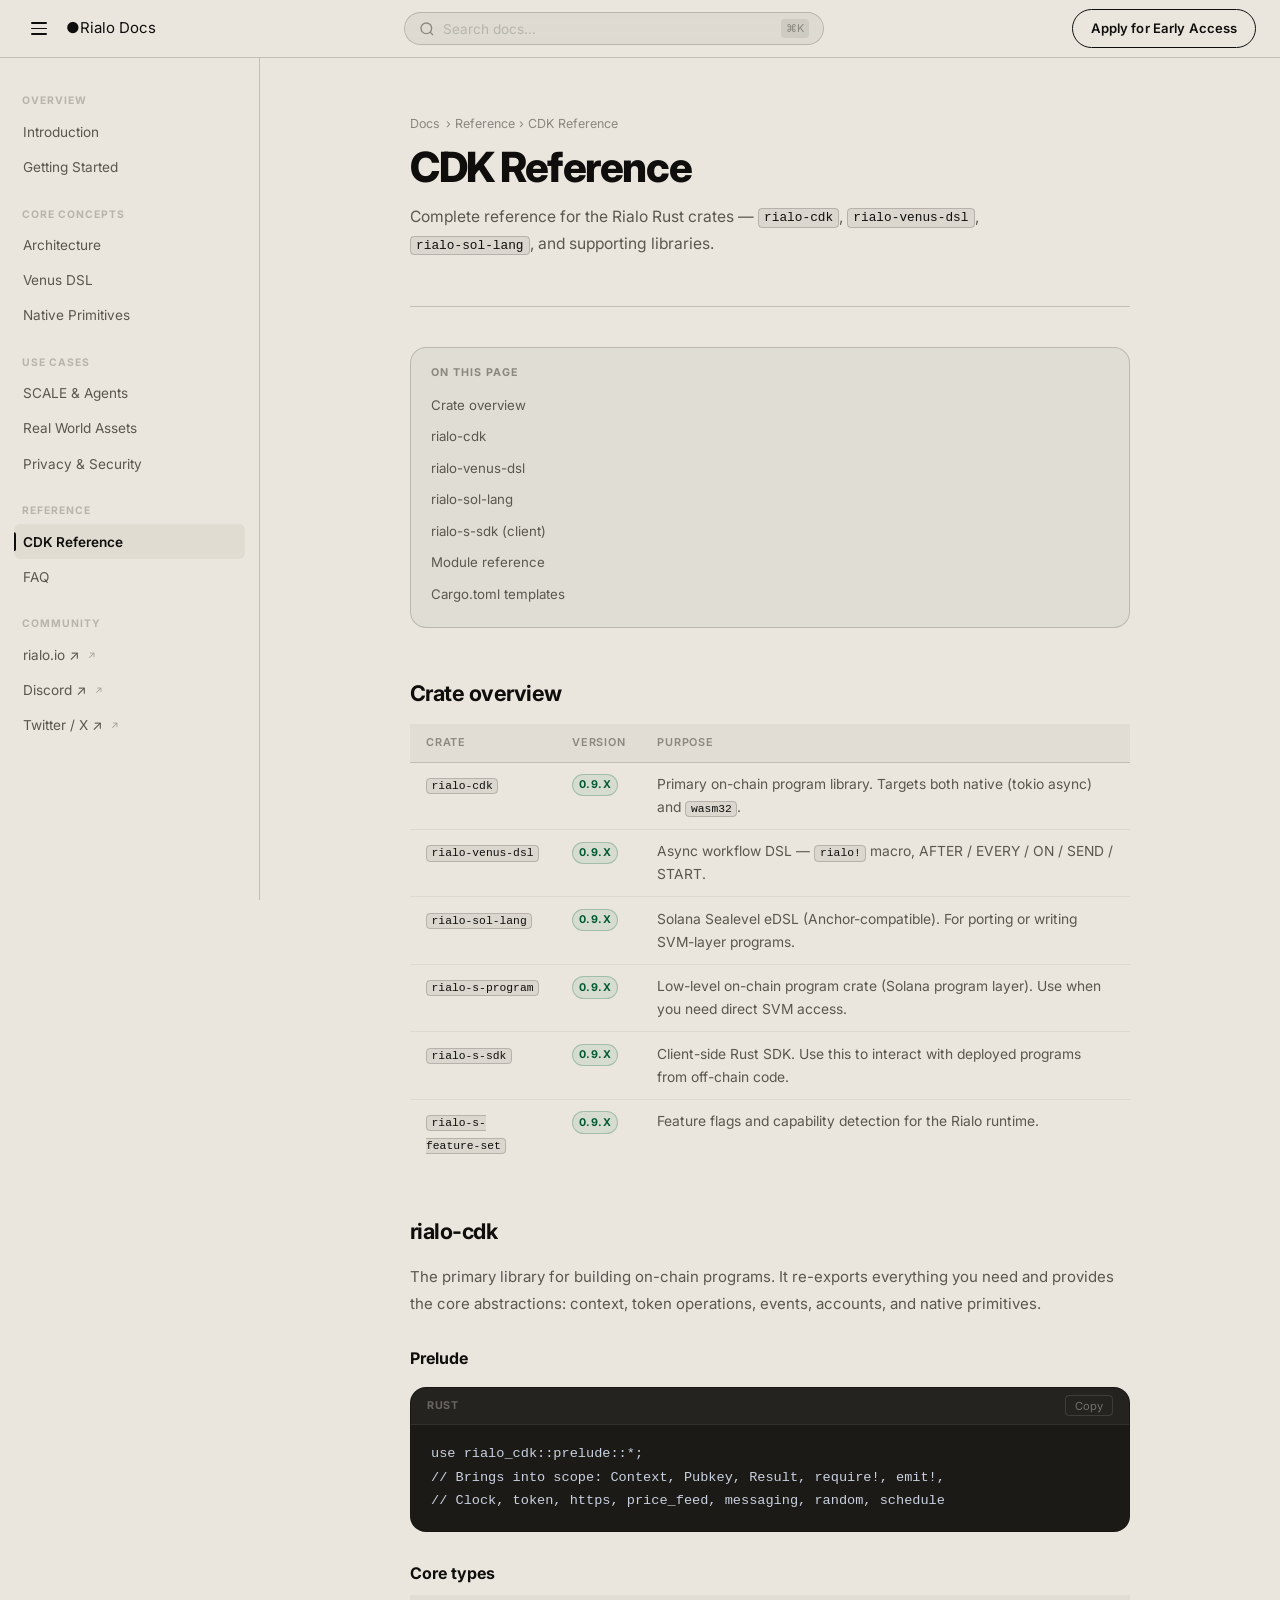
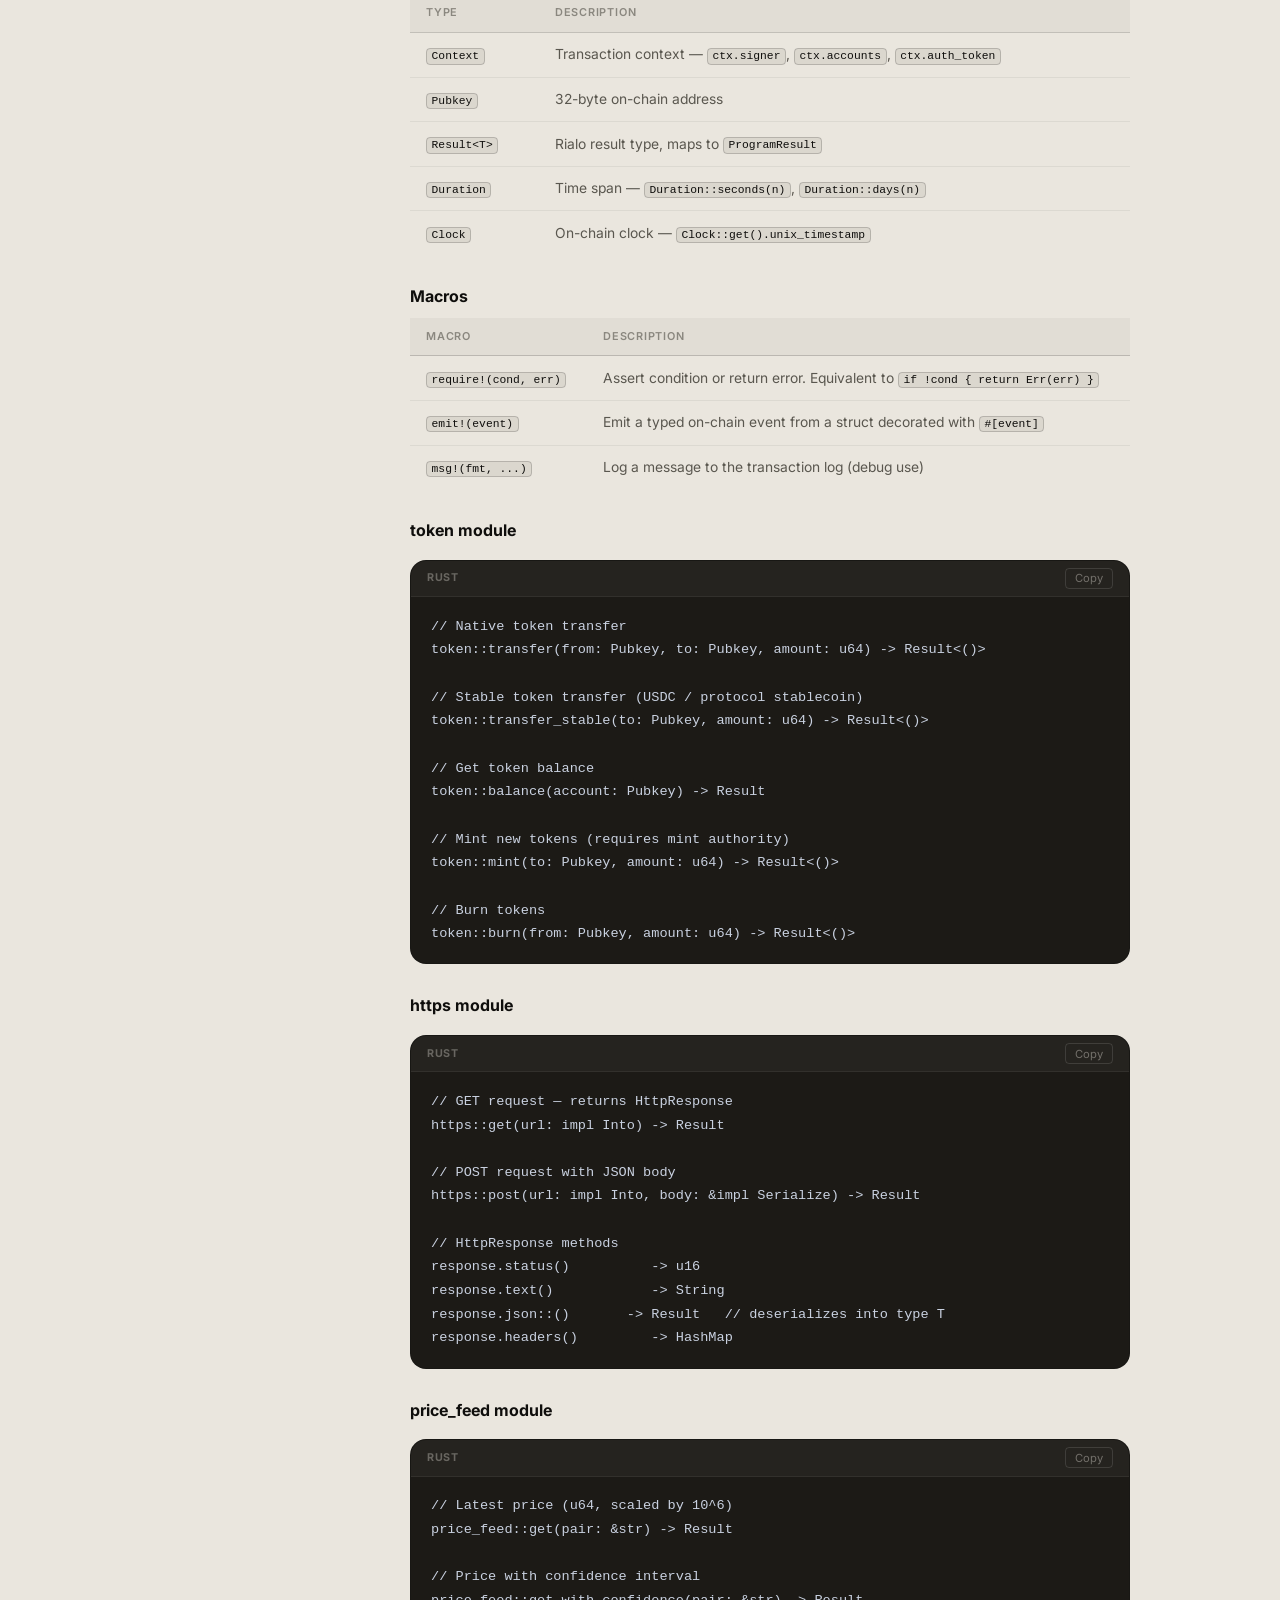
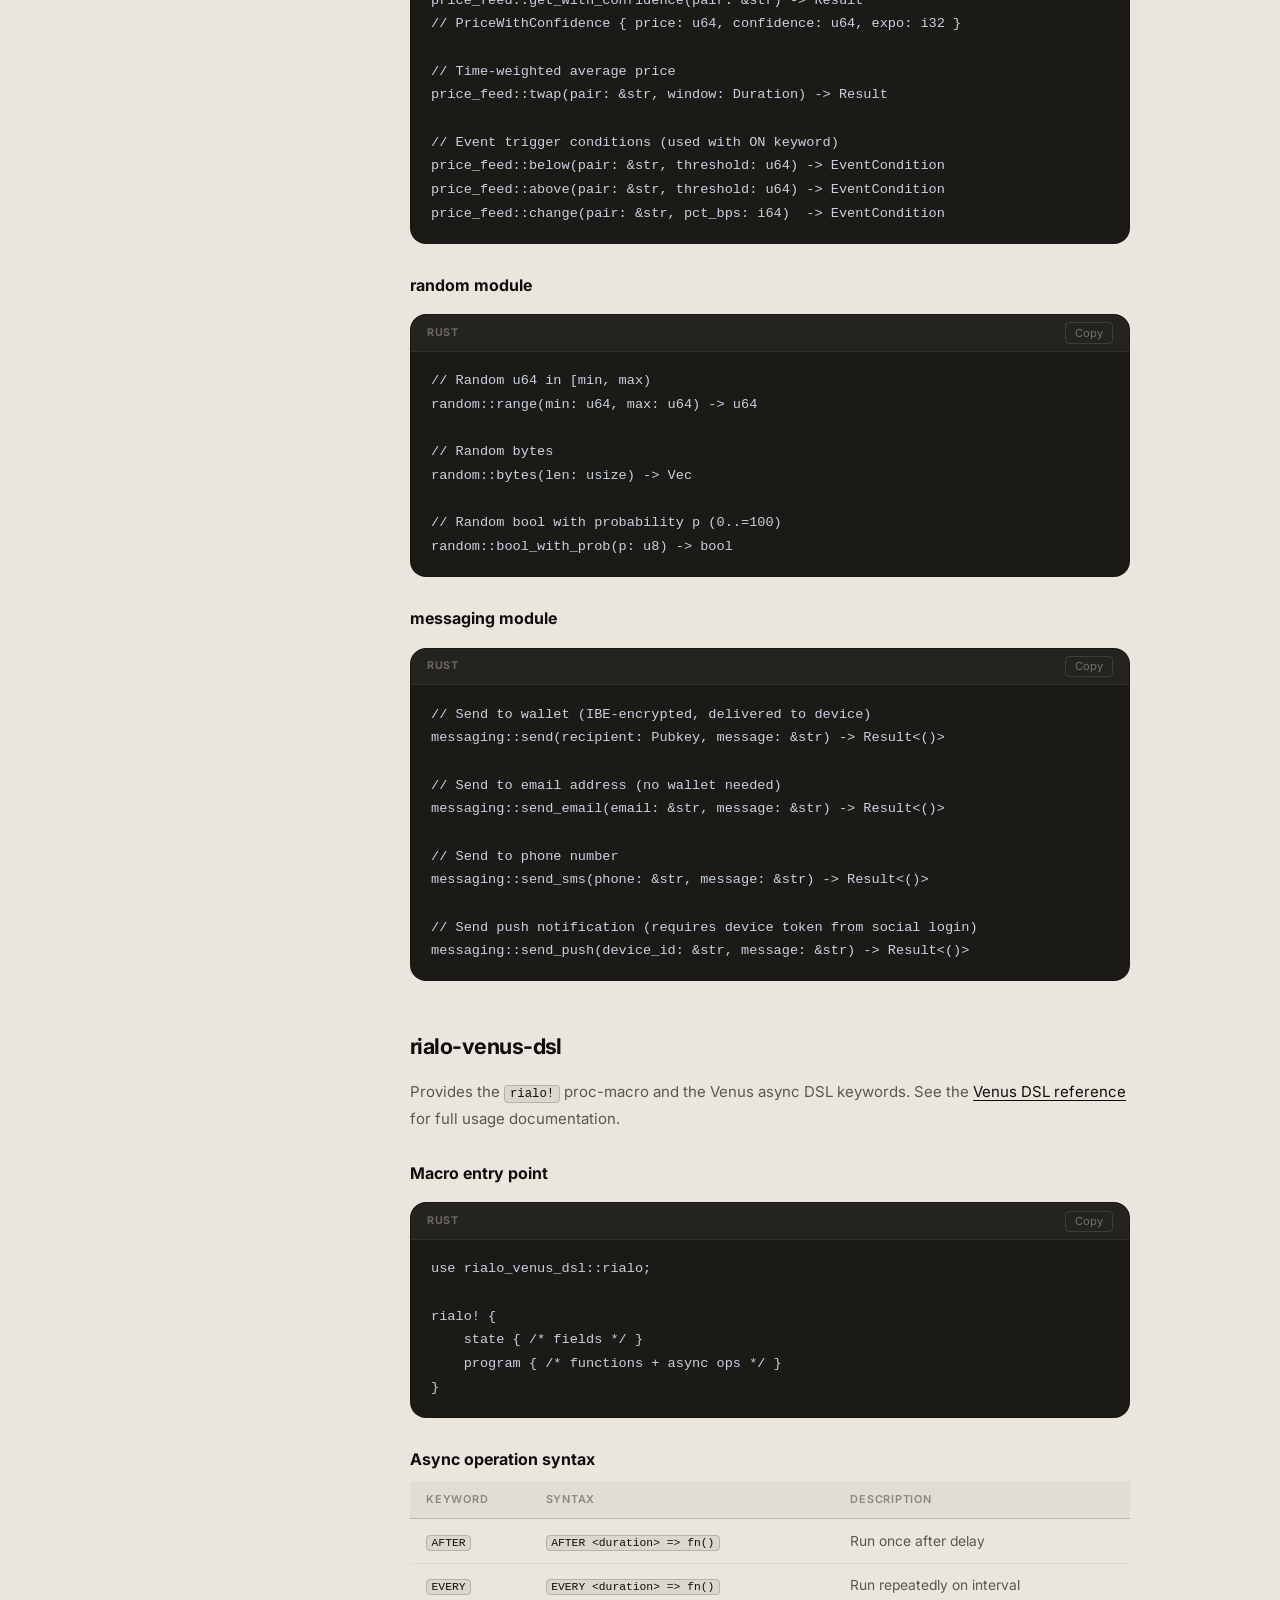
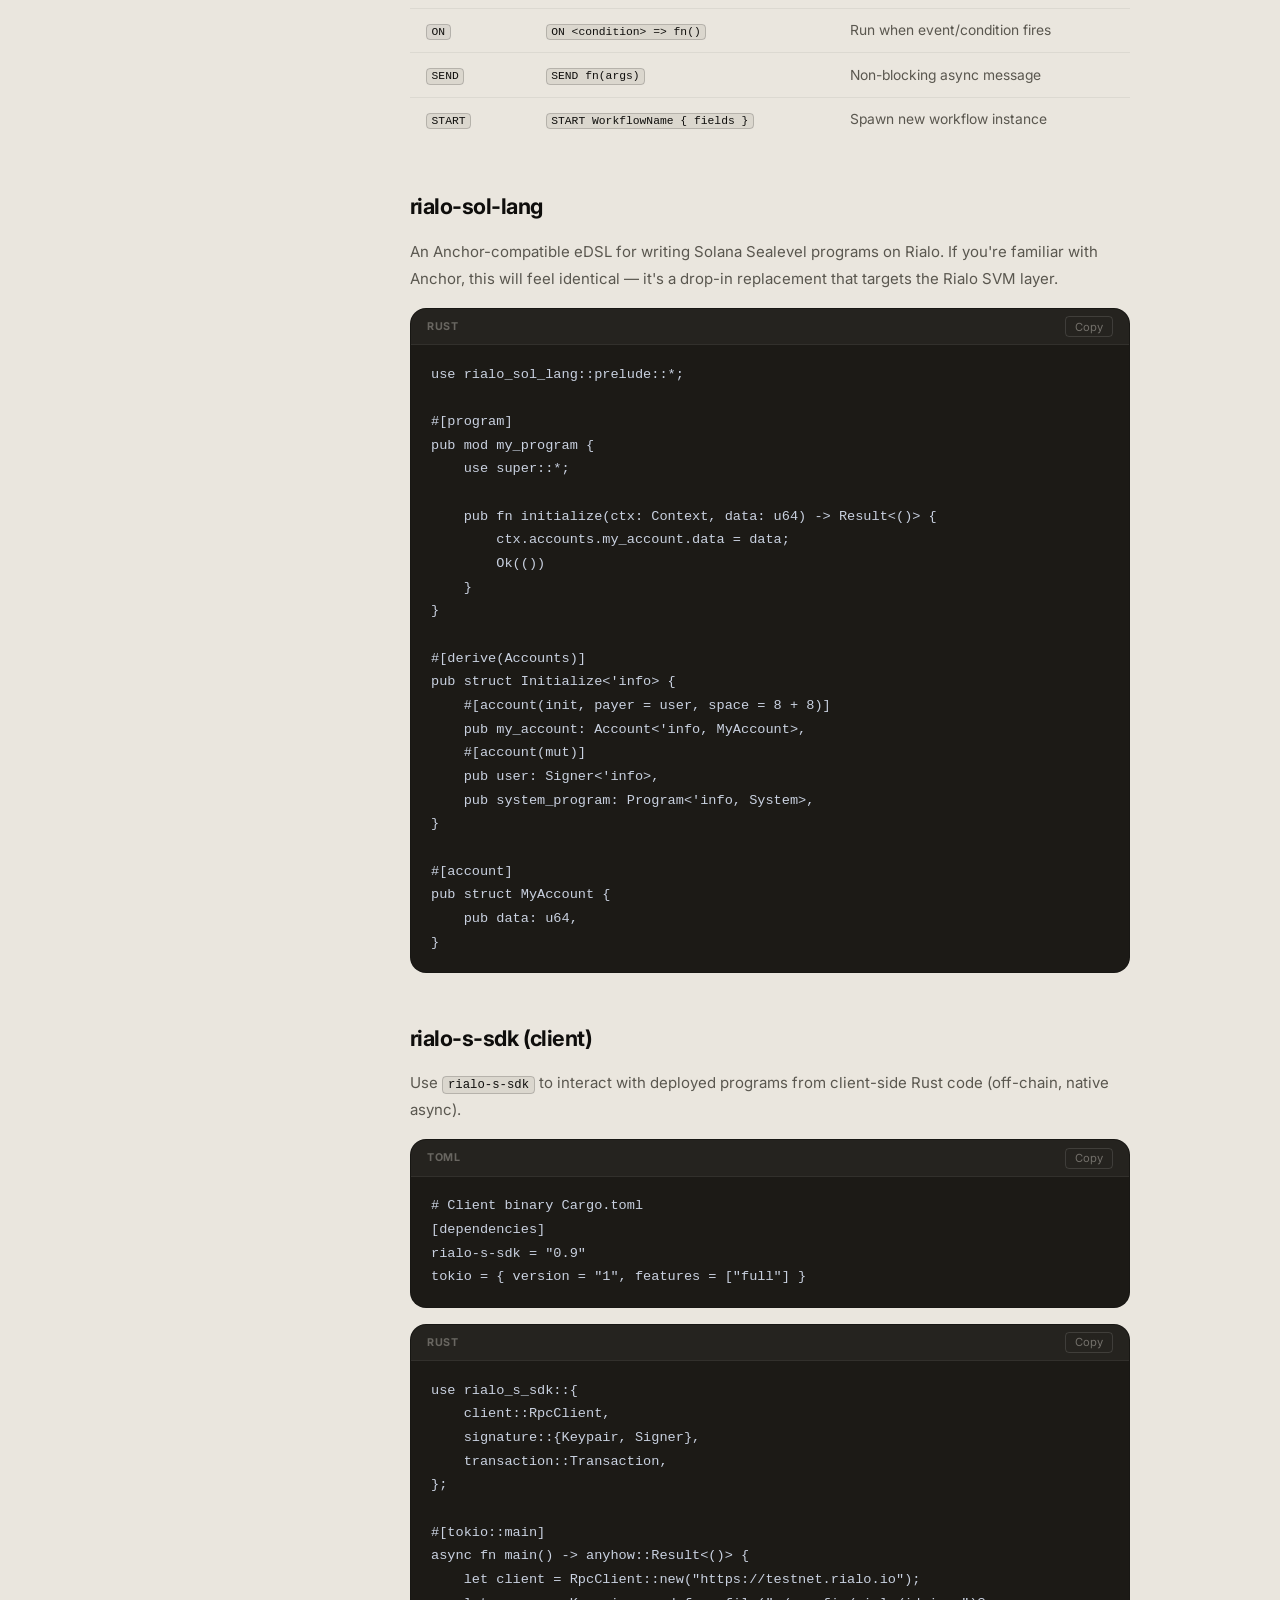
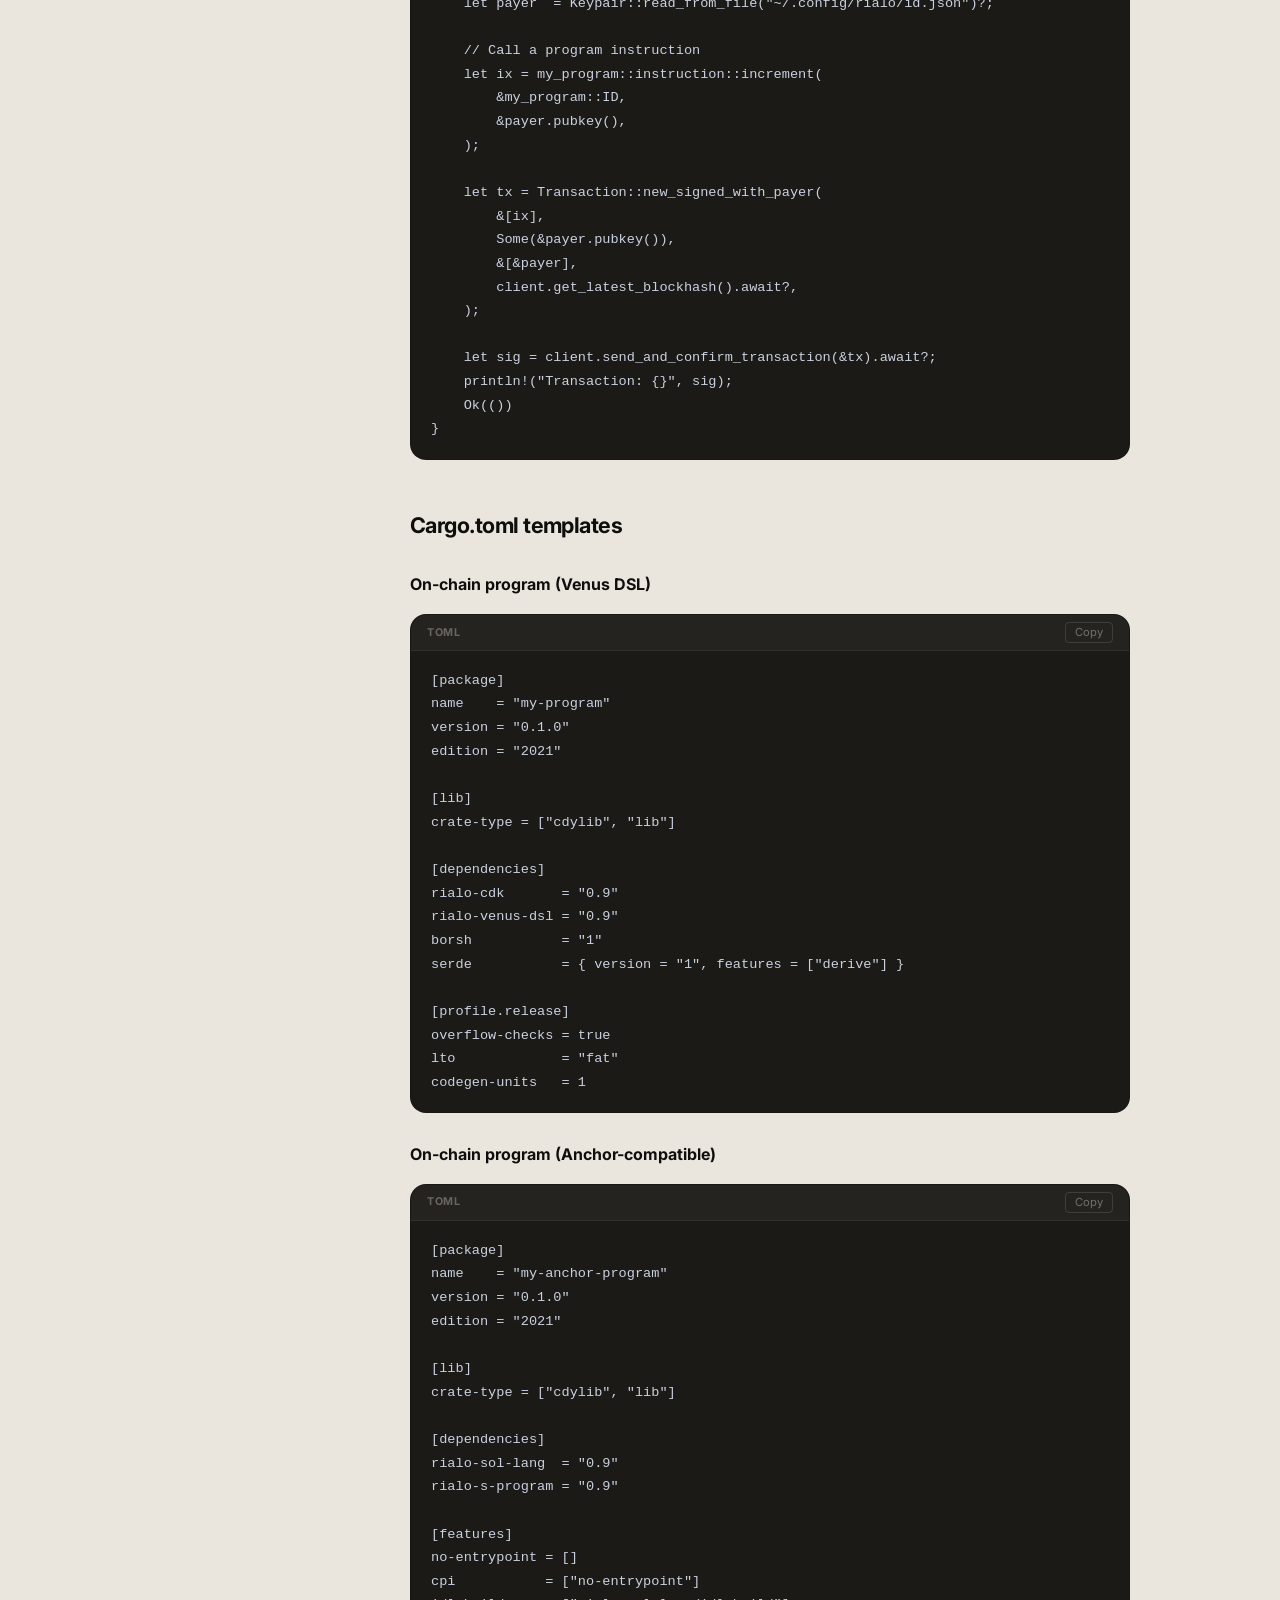
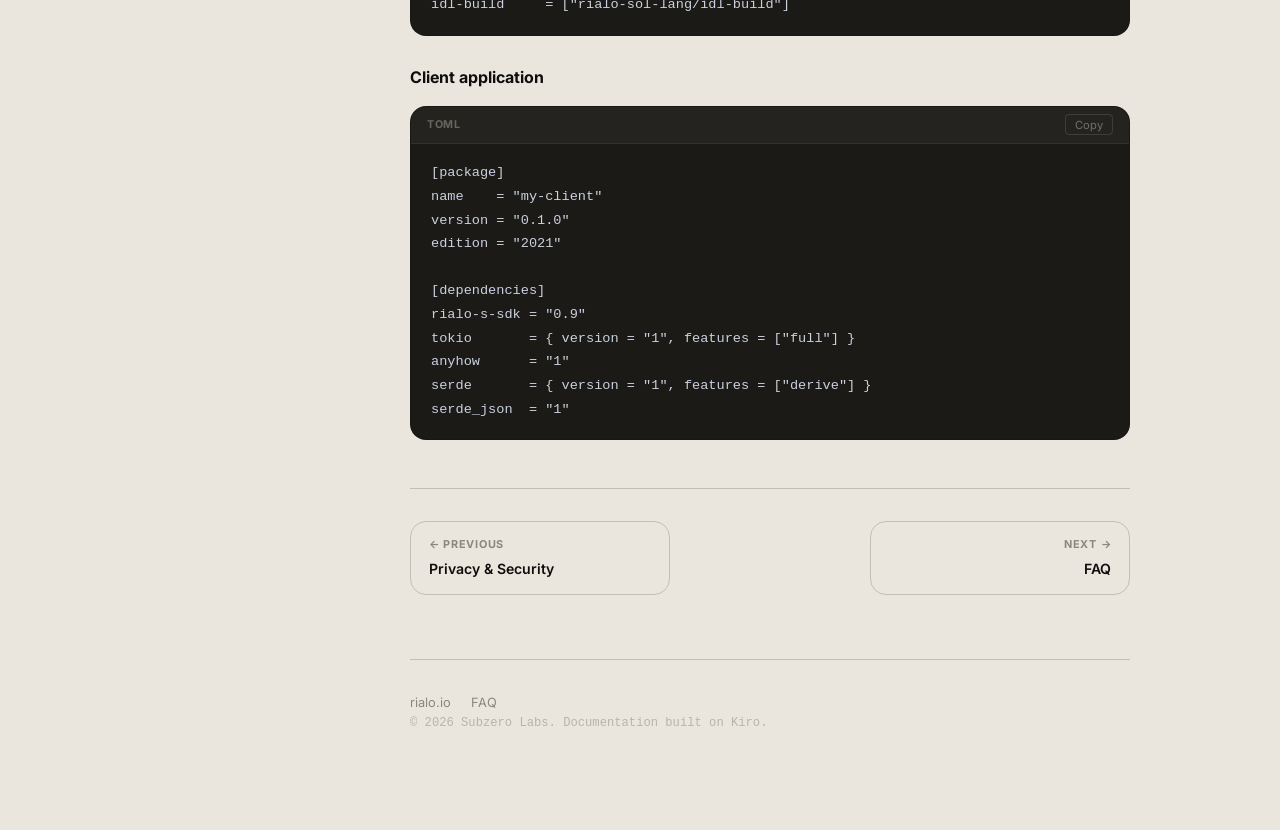
<file: pages/cdk-reference.html>
﻿<!DOCTYPE html>
<html lang="en">
<head>
  <meta charset="UTF-8" />
  <meta name="viewport" content="width=device-width, initial-scale=1.0" />
  <title>CDK Reference — Rialo Docs</title>
  <link rel="stylesheet" href="../assets/css/style.css" />
  <link rel="stylesheet" href="../assets/css/prism.css" />
</head>
<body>
  <header class="topnav">
    <div class="topnav-left">
      <button class="sidebar-toggle" aria-label="Toggle sidebar" onclick="toggleSidebar()"><span></span><span></span><span></span></button>
      <a href="../index.html" class="logo"><span class="logo-mark">●</span><span class="logo-text">Rialo Docs</span></a>
    </div>
    <div class="topnav-center">
      <div class="search-bar">
        <svg width="16" height="16" viewBox="0 0 24 24" fill="none" stroke="currentColor" stroke-width="2"><circle cx="11" cy="11" r="8"/><path d="m21 21-4.35-4.35"/></svg>
        <input type="text" placeholder="Search docs…" id="search-input" /><kbd>⌘K</kbd>
      </div>
    </div>
    <div class="topnav-right">
      <a href="https://docs.google.com/forms/d/e/1FAIpQLSfc87ZbBI0PSa5FAuRnrfJoK_X7xe_bOUI6Gw5clDwoxgCUlA/viewform" target="_blank" class="btn btn-primary">Apply for Early Access</a>
    </div>
  </header>

  <div class="layout">
    <aside class="sidebar" id="sidebar">
      <nav class="sidebar-nav">
        <div class="nav-section">
          <span class="nav-section-title">Overview</span>
          <a href="../index.html" class="nav-link">Introduction</a>
          <a href="getting-started.html" class="nav-link">Getting Started</a>
        </div>
        <div class="nav-section">
          <span class="nav-section-title">Core Concepts</span>
          <a href="core-concepts.html" class="nav-link">Architecture</a>
          <a href="venus-dsl.html" class="nav-link">Venus DSL</a>
          <a href="native-primitives.html" class="nav-link">Native Primitives</a>
        </div>
        <div class="nav-section">
          <span class="nav-section-title">Use Cases</span>
          <a href="scale-agents.html" class="nav-link">SCALE &amp; Agents</a>
          <a href="rwa.html" class="nav-link">Real World Assets</a>
          <a href="privacy-security.html" class="nav-link">Privacy &amp; Security</a>
        </div>
        <div class="nav-section">
          <span class="nav-section-title">Reference</span>
          <a href="cdk-reference.html" class="nav-link active">CDK Reference</a>
          <a href="faq.html" class="nav-link">FAQ</a>
        </div>
        <div class="nav-section">
          <span class="nav-section-title">Community</span>
          <a href="https://www.rialo.io" target="_blank" class="nav-link nav-external">rialo.io ↗</a>
          <a href="https://discord.com/invite/RialoProtocol" target="_blank" class="nav-link nav-external">Discord ↗</a>
          <a href="https://x.com/RialoHQ" target="_blank" class="nav-link nav-external">Twitter / X ↗</a>
        </div>
      </nav>
    </aside>

    <main class="content">
      <div class="content-inner">

        <div class="page-header">
          <div class="breadcrumb"><a href="../index.html">Docs</a> › Reference › CDK Reference</div>
          <h1>CDK Reference</h1>
          <p class="lead">Complete reference for the Rialo Rust crates — <code>rialo-cdk</code>, <code>rialo-venus-dsl</code>, <code>rialo-sol-lang</code>, and supporting libraries.</p>
        </div>

        <div class="toc">
          <div class="toc-title">On this page</div>
          <ul>
            <li><a href="#crates">Crate overview</a></li>
            <li><a href="#rialo-cdk">rialo-cdk</a></li>
            <li><a href="#venus-dsl-crate">rialo-venus-dsl</a></li>
            <li><a href="#sol-lang">rialo-sol-lang</a></li>
            <li><a href="#s-sdk">rialo-s-sdk (client)</a></li>
            <li><a href="#modules">Module reference</a></li>
            <li><a href="#cargo-toml">Cargo.toml templates</a></li>
          </ul>
        </div>

        <!-- Crate Overview -->
        <h2 id="crates">Crate overview</h2>
        <div class="stack-table-wrap">
          <table class="stack-table">
            <thead>
              <tr><th>Crate</th><th>Version</th><th>Purpose</th></tr>
            </thead>
            <tbody>
              <tr>
                <td><code>rialo-cdk</code></td>
                <td><span class="badge badge-green">0.9.x</span></td>
                <td>Primary on-chain program library. Targets both native (tokio async) and <code>wasm32</code>.</td>
              </tr>
              <tr>
                <td><code>rialo-venus-dsl</code></td>
                <td><span class="badge badge-green">0.9.x</span></td>
                <td>Async workflow DSL — <code>rialo!</code> macro, AFTER / EVERY / ON / SEND / START.</td>
              </tr>
              <tr>
                <td><code>rialo-sol-lang</code></td>
                <td><span class="badge badge-green">0.9.x</span></td>
                <td>Solana Sealevel eDSL (Anchor-compatible). For porting or writing SVM-layer programs.</td>
              </tr>
              <tr>
                <td><code>rialo-s-program</code></td>
                <td><span class="badge badge-green">0.9.x</span></td>
                <td>Low-level on-chain program crate (Solana program layer). Use when you need direct SVM access.</td>
              </tr>
              <tr>
                <td><code>rialo-s-sdk</code></td>
                <td><span class="badge badge-green">0.9.x</span></td>
                <td>Client-side Rust SDK. Use this to interact with deployed programs from off-chain code.</td>
              </tr>
              <tr>
                <td><code>rialo-s-feature-set</code></td>
                <td><span class="badge badge-green">0.9.x</span></td>
                <td>Feature flags and capability detection for the Rialo runtime.</td>
              </tr>
            </tbody>
          </table>
        </div>

        <!-- rialo-cdk -->
        <h2 id="rialo-cdk">rialo-cdk</h2>
        <p>The primary library for building on-chain programs. It re-exports everything you need and provides the core abstractions: context, token operations, events, accounts, and native primitives.</p>

        <h3>Prelude</h3>
        <div class="code-block">
          <div class="code-header"><span class="code-lang">rust</span><button class="copy-btn" onclick="copyCode(this)">Copy</button></div>
          <pre><code class="language-rust">use rialo_cdk::prelude::*;
// Brings into scope: Context, Pubkey, Result, require!, emit!,
// Clock, token, https, price_feed, messaging, random, schedule</code></pre>
        </div>

        <h3>Core types</h3>
        <div class="stack-table-wrap">
          <table class="stack-table">
            <thead><tr><th>Type</th><th>Description</th></tr></thead>
            <tbody>
              <tr><td><code>Context</code></td><td>Transaction context — <code>ctx.signer</code>, <code>ctx.accounts</code>, <code>ctx.auth_token</code></td></tr>
              <tr><td><code>Pubkey</code></td><td>32-byte on-chain address</td></tr>
              <tr><td><code>Result&lt;T&gt;</code></td><td>Rialo result type, maps to <code>ProgramResult</code></td></tr>
              <tr><td><code>Duration</code></td><td>Time span — <code>Duration::seconds(n)</code>, <code>Duration::days(n)</code></td></tr>
              <tr><td><code>Clock</code></td><td>On-chain clock — <code>Clock::get().unix_timestamp</code></td></tr>
            </tbody>
          </table>
        </div>

        <h3>Macros</h3>
        <div class="stack-table-wrap">
          <table class="stack-table">
            <thead><tr><th>Macro</th><th>Description</th></tr></thead>
            <tbody>
              <tr><td><code>require!(cond, err)</code></td><td>Assert condition or return error. Equivalent to <code>if !cond { return Err(err) }</code></td></tr>
              <tr><td><code>emit!(event)</code></td><td>Emit a typed on-chain event from a struct decorated with <code>#[event]</code></td></tr>
              <tr><td><code>msg!(fmt, ...)</code></td><td>Log a message to the transaction log (debug use)</td></tr>
            </tbody>
          </table>
        </div>

        <h3>token module</h3>
        <div class="code-block">
          <div class="code-header"><span class="code-lang">rust</span><button class="copy-btn" onclick="copyCode(this)">Copy</button></div>
          <pre><code class="language-rust">// Native token transfer
token::transfer(from: Pubkey, to: Pubkey, amount: u64) -> Result<()>

// Stable token transfer (USDC / protocol stablecoin)
token::transfer_stable(to: Pubkey, amount: u64) -> Result<()>

// Get token balance
token::balance(account: Pubkey) -> Result<u64>

// Mint new tokens (requires mint authority)
token::mint(to: Pubkey, amount: u64) -> Result<()>

// Burn tokens
token::burn(from: Pubkey, amount: u64) -> Result<()></code></pre>
        </div>

        <h3>https module</h3>
        <div class="code-block">
          <div class="code-header"><span class="code-lang">rust</span><button class="copy-btn" onclick="copyCode(this)">Copy</button></div>
          <pre><code class="language-rust">// GET request — returns HttpResponse
https::get(url: impl Into<String>) -> Result<HttpResponse>

// POST request with JSON body
https::post(url: impl Into<String>, body: &impl Serialize) -> Result<HttpResponse>

// HttpResponse methods
response.status()          -> u16
response.text()            -> String
response.json::<T>()       -> Result<T>   // deserializes into type T
response.headers()         -> HashMap<String, String></code></pre>
        </div>

        <h3>price_feed module</h3>
        <div class="code-block">
          <div class="code-header"><span class="code-lang">rust</span><button class="copy-btn" onclick="copyCode(this)">Copy</button></div>
          <pre><code class="language-rust">// Latest price (u64, scaled by 10^6)
price_feed::get(pair: &str) -> Result<u64>

// Price with confidence interval
price_feed::get_with_confidence(pair: &str) -> Result<PriceWithConfidence>
// PriceWithConfidence { price: u64, confidence: u64, expo: i32 }

// Time-weighted average price
price_feed::twap(pair: &str, window: Duration) -> Result<u64>

// Event trigger conditions (used with ON keyword)
price_feed::below(pair: &str, threshold: u64) -> EventCondition
price_feed::above(pair: &str, threshold: u64) -> EventCondition
price_feed::change(pair: &str, pct_bps: i64)  -> EventCondition</code></pre>
        </div>

        <h3>random module</h3>
        <div class="code-block">
          <div class="code-header"><span class="code-lang">rust</span><button class="copy-btn" onclick="copyCode(this)">Copy</button></div>
          <pre><code class="language-rust">// Random u64 in [min, max)
random::range(min: u64, max: u64) -> u64

// Random bytes
random::bytes(len: usize) -> Vec<u8>

// Random bool with probability p (0..=100)
random::bool_with_prob(p: u8) -> bool</code></pre>
        </div>

        <h3>messaging module</h3>
        <div class="code-block">
          <div class="code-header"><span class="code-lang">rust</span><button class="copy-btn" onclick="copyCode(this)">Copy</button></div>
          <pre><code class="language-rust">// Send to wallet (IBE-encrypted, delivered to device)
messaging::send(recipient: Pubkey, message: &str) -> Result<()>

// Send to email address (no wallet needed)
messaging::send_email(email: &str, message: &str) -> Result<()>

// Send to phone number
messaging::send_sms(phone: &str, message: &str) -> Result<()>

// Send push notification (requires device token from social login)
messaging::send_push(device_id: &str, message: &str) -> Result<()></code></pre>
        </div>

        <!-- Venus DSL Crate -->
        <h2 id="venus-dsl-crate">rialo-venus-dsl</h2>
        <p>Provides the <code>rialo!</code> proc-macro and the Venus async DSL keywords. See the <a href="venus-dsl.html" class="inline-link">Venus DSL reference</a> for full usage documentation.</p>

        <h3>Macro entry point</h3>
        <div class="code-block">
          <div class="code-header"><span class="code-lang">rust</span><button class="copy-btn" onclick="copyCode(this)">Copy</button></div>
          <pre><code class="language-rust">use rialo_venus_dsl::rialo;

rialo! {
    state { /* fields */ }
    program { /* functions + async ops */ }
}</code></pre>
        </div>

        <h3>Async operation syntax</h3>
        <div class="stack-table-wrap">
          <table class="stack-table">
            <thead><tr><th>Keyword</th><th>Syntax</th><th>Description</th></tr></thead>
            <tbody>
              <tr><td><code>AFTER</code></td><td><code>AFTER &lt;duration&gt; =&gt; fn()</code></td><td>Run once after delay</td></tr>
              <tr><td><code>EVERY</code></td><td><code>EVERY &lt;duration&gt; =&gt; fn()</code></td><td>Run repeatedly on interval</td></tr>
              <tr><td><code>ON</code></td><td><code>ON &lt;condition&gt; =&gt; fn()</code></td><td>Run when event/condition fires</td></tr>
              <tr><td><code>SEND</code></td><td><code>SEND fn(args)</code></td><td>Non-blocking async message</td></tr>
              <tr><td><code>START</code></td><td><code>START WorkflowName { fields }</code></td><td>Spawn new workflow instance</td></tr>
            </tbody>
          </table>
        </div>

        <!-- rialo-sol-lang -->
        <h2 id="sol-lang">rialo-sol-lang</h2>
        <p>An Anchor-compatible eDSL for writing Solana Sealevel programs on Rialo. If you're familiar with Anchor, this will feel identical — it's a drop-in replacement that targets the Rialo SVM layer.</p>

        <div class="code-block">
          <div class="code-header"><span class="code-lang">rust</span><button class="copy-btn" onclick="copyCode(this)">Copy</button></div>
          <pre><code class="language-rust">use rialo_sol_lang::prelude::*;

#[program]
pub mod my_program {
    use super::*;

    pub fn initialize(ctx: Context<Initialize>, data: u64) -> Result<()> {
        ctx.accounts.my_account.data = data;
        Ok(())
    }
}

#[derive(Accounts)]
pub struct Initialize<'info> {
    #[account(init, payer = user, space = 8 + 8)]
    pub my_account: Account<'info, MyAccount>,
    #[account(mut)]
    pub user: Signer<'info>,
    pub system_program: Program<'info, System>,
}

#[account]
pub struct MyAccount {
    pub data: u64,
}</code></pre>
        </div>

        <!-- rialo-s-sdk -->
        <h2 id="s-sdk">rialo-s-sdk (client)</h2>
        <p>Use <code>rialo-s-sdk</code> to interact with deployed programs from client-side Rust code (off-chain, native async).</p>

        <div class="code-block">
          <div class="code-header"><span class="code-lang">toml</span><button class="copy-btn" onclick="copyCode(this)">Copy</button></div>
          <pre><code class="language-toml"># Client binary Cargo.toml
[dependencies]
rialo-s-sdk = "0.9"
tokio = { version = "1", features = ["full"] }</code></pre>
        </div>

        <div class="code-block">
          <div class="code-header"><span class="code-lang">rust</span><button class="copy-btn" onclick="copyCode(this)">Copy</button></div>
          <pre><code class="language-rust">use rialo_s_sdk::{
    client::RpcClient,
    signature::{Keypair, Signer},
    transaction::Transaction,
};

#[tokio::main]
async fn main() -> anyhow::Result<()> {
    let client = RpcClient::new("https://testnet.rialo.io");
    let payer  = Keypair::read_from_file("~/.config/rialo/id.json")?;

    // Call a program instruction
    let ix = my_program::instruction::increment(
        &my_program::ID,
        &payer.pubkey(),
    );

    let tx = Transaction::new_signed_with_payer(
        &[ix],
        Some(&payer.pubkey()),
        &[&payer],
        client.get_latest_blockhash().await?,
    );

    let sig = client.send_and_confirm_transaction(&tx).await?;
    println!("Transaction: {}", sig);
    Ok(())
}</code></pre>
        </div>

        <!-- Cargo.toml templates -->
        <h2 id="cargo-toml">Cargo.toml templates</h2>

        <h3>On-chain program (Venus DSL)</h3>
        <div class="code-block">
          <div class="code-header"><span class="code-lang">toml</span><button class="copy-btn" onclick="copyCode(this)">Copy</button></div>
          <pre><code class="language-toml">[package]
name    = "my-program"
version = "0.1.0"
edition = "2021"

[lib]
crate-type = ["cdylib", "lib"]

[dependencies]
rialo-cdk       = "0.9"
rialo-venus-dsl = "0.9"
borsh           = "1"
serde           = { version = "1", features = ["derive"] }

[profile.release]
overflow-checks = true
lto             = "fat"
codegen-units   = 1</code></pre>
        </div>

        <h3>On-chain program (Anchor-compatible)</h3>
        <div class="code-block">
          <div class="code-header"><span class="code-lang">toml</span><button class="copy-btn" onclick="copyCode(this)">Copy</button></div>
          <pre><code class="language-toml">[package]
name    = "my-anchor-program"
version = "0.1.0"
edition = "2021"

[lib]
crate-type = ["cdylib", "lib"]

[dependencies]
rialo-sol-lang  = "0.9"
rialo-s-program = "0.9"

[features]
no-entrypoint = []
cpi           = ["no-entrypoint"]
idl-build     = ["rialo-sol-lang/idl-build"]</code></pre>
        </div>

        <h3>Client application</h3>
        <div class="code-block">
          <div class="code-header"><span class="code-lang">toml</span><button class="copy-btn" onclick="copyCode(this)">Copy</button></div>
          <pre><code class="language-toml">[package]
name    = "my-client"
version = "0.1.0"
edition = "2021"

[dependencies]
rialo-s-sdk = "0.9"
tokio       = { version = "1", features = ["full"] }
anyhow      = "1"
serde       = { version = "1", features = ["derive"] }
serde_json  = "1"</code></pre>
        </div>

        <div class="page-nav">
          <a href="privacy-security.html" class="page-nav-item">
            <div class="page-nav-label">← Previous</div>
            <div class="page-nav-title">Privacy &amp; Security</div>
          </a>
          <a href="faq.html" class="page-nav-item next">
            <div class="page-nav-label">Next →</div>
            <div class="page-nav-title">FAQ</div>
          </a>
        </div>

        <footer class="doc-footer">
          <div class="footer-links">
            <a href="https://www.rialo.io" target="_blank">rialo.io</a>
            <a href="faq.html">FAQ</a>
          </div>
          <p class="footer-copy">© 2026 Subzero Labs. Documentation built on Kiro.</p>
        </footer>

      </div>
    </main>
  </div>
  <script src="../assets/js/prism.js"></script>
  <script src="../assets/js/main.js"></script>
</body>
</html>
</file>
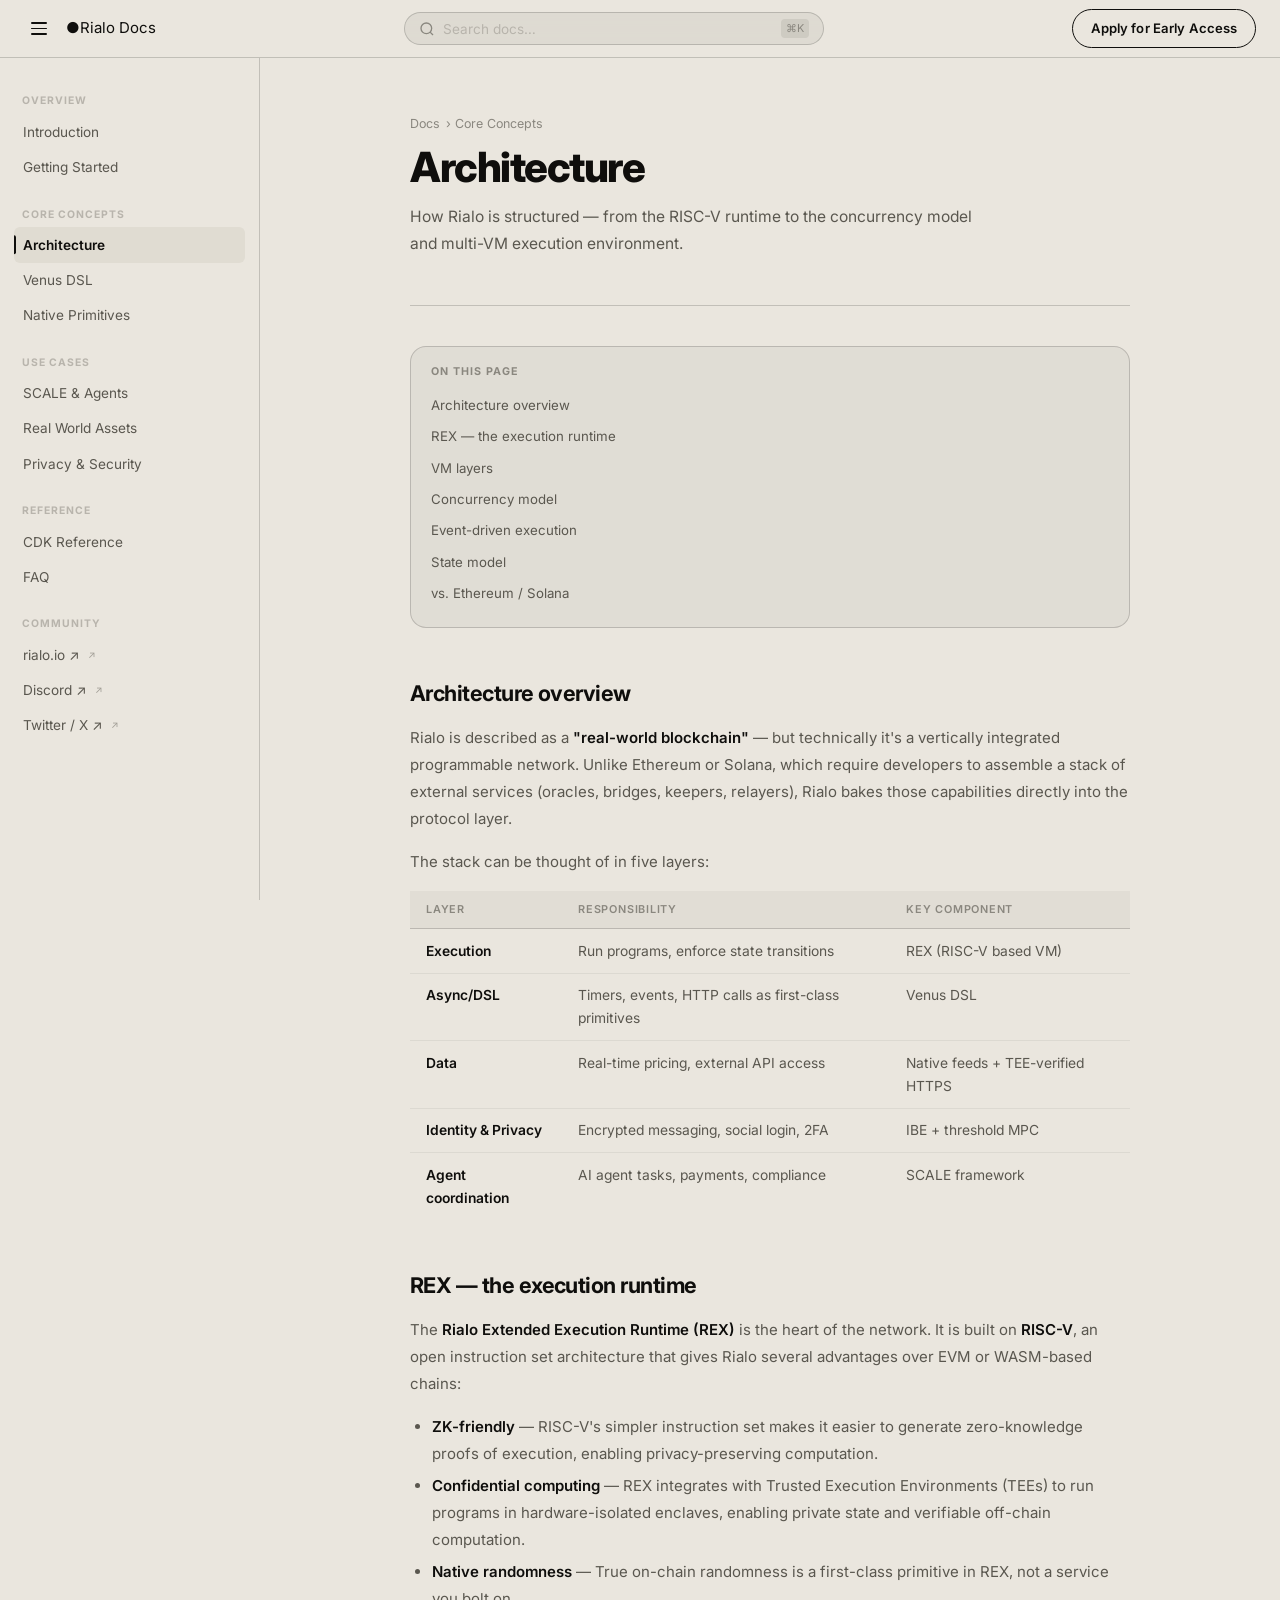
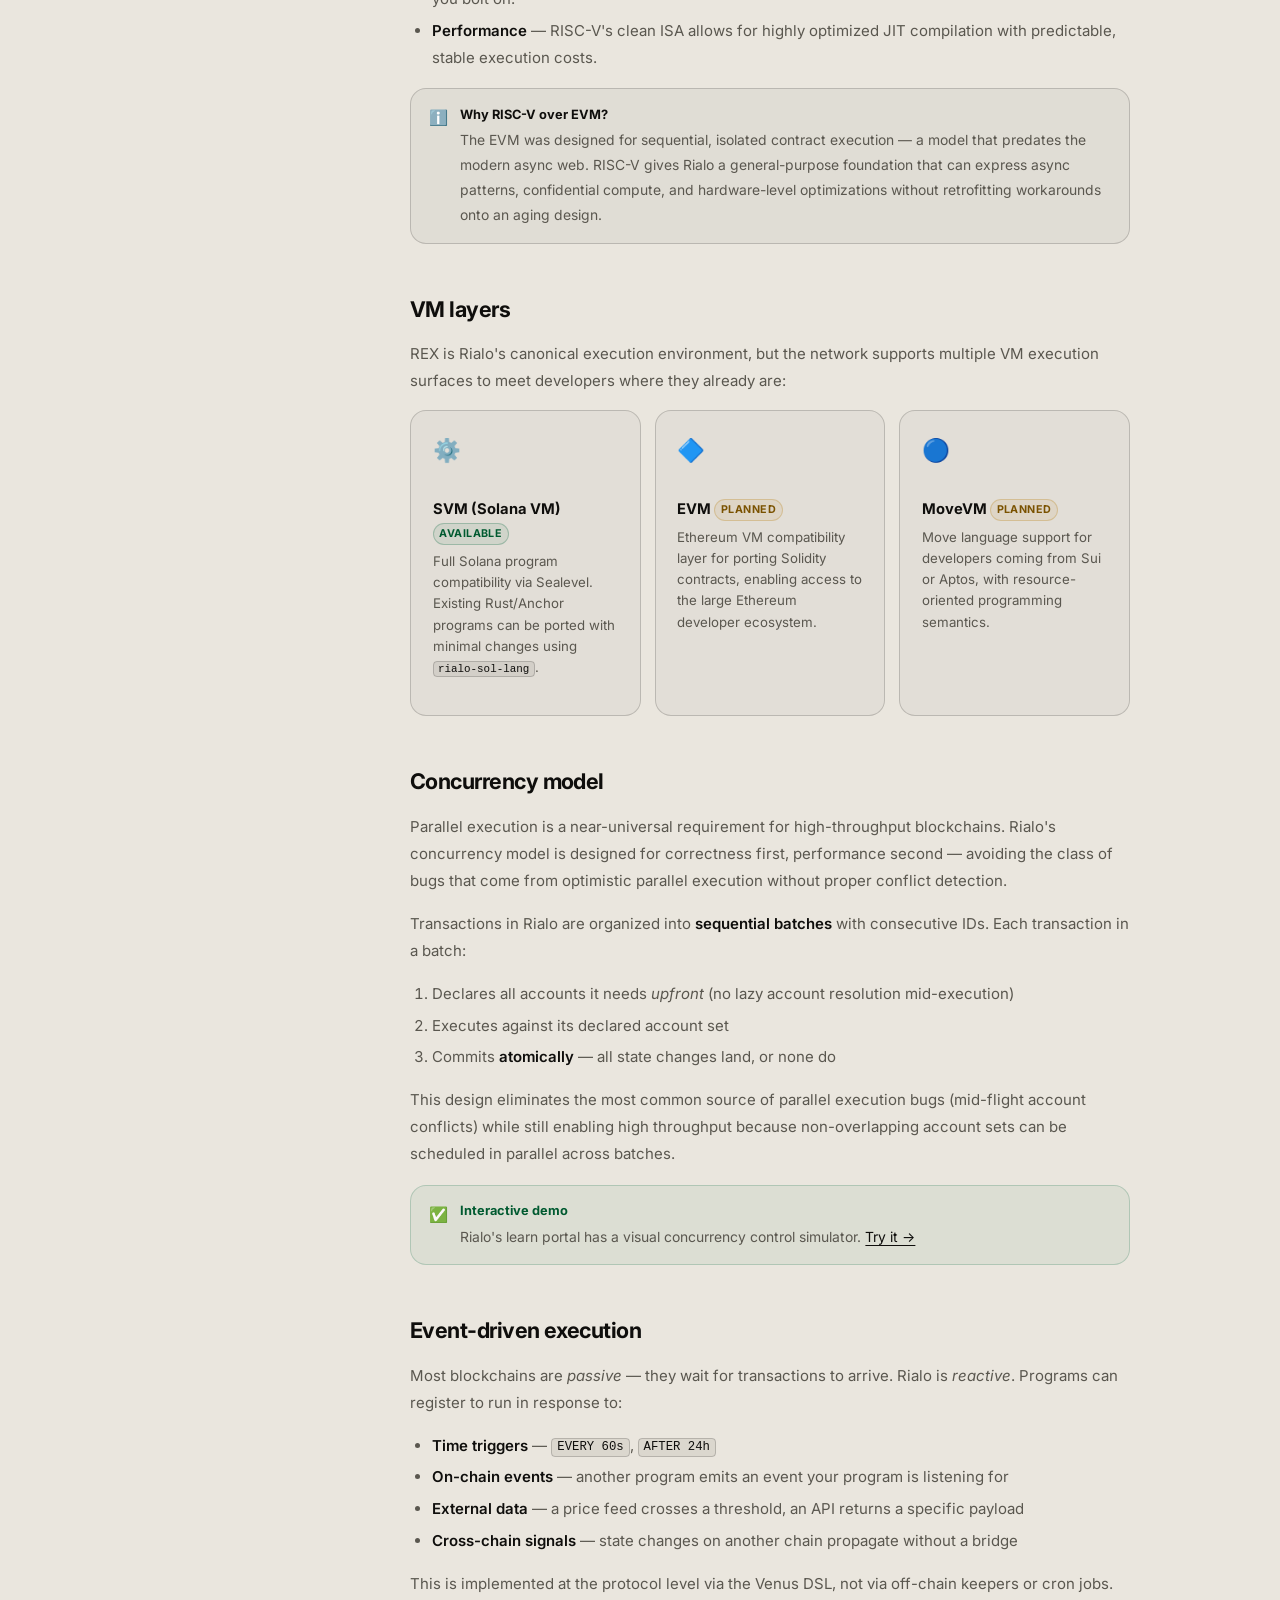
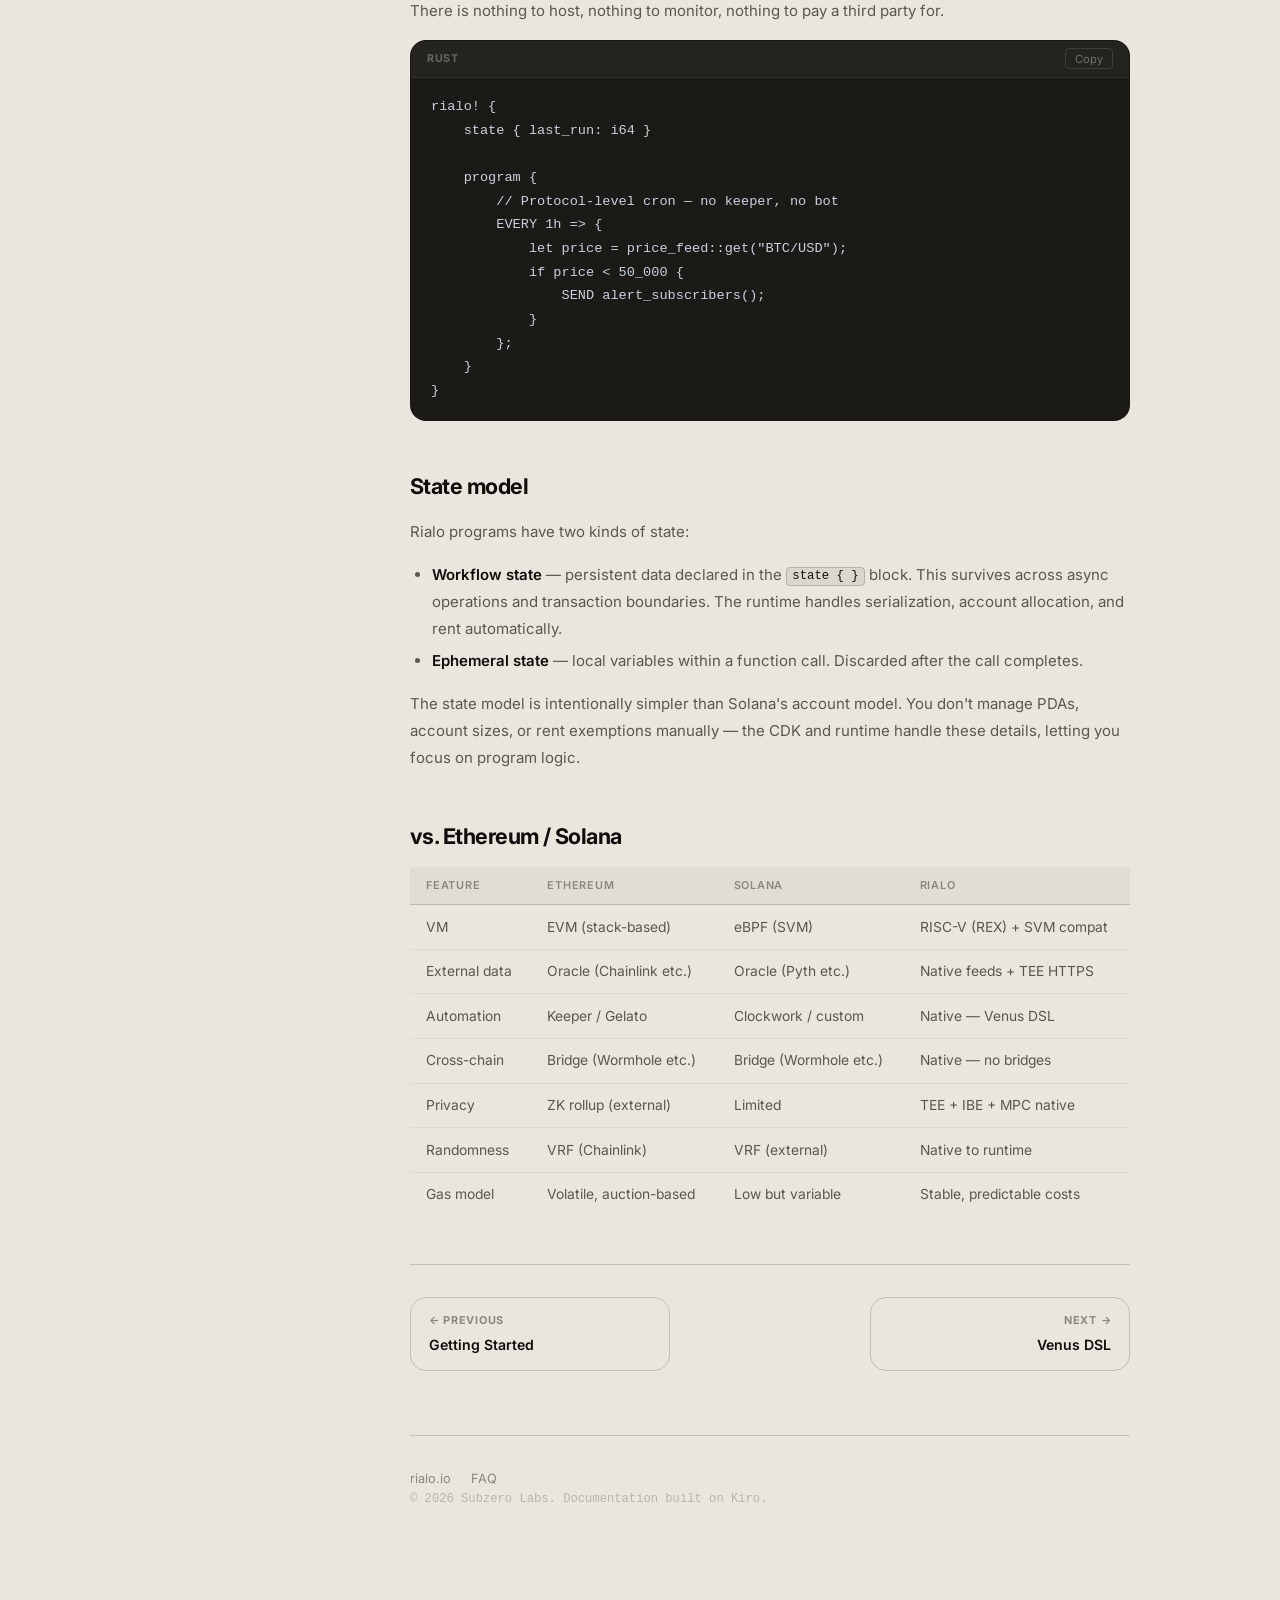
<file: pages/core-concepts.html>
﻿<!DOCTYPE html>
<html lang="en">
<head>
  <meta charset="UTF-8" />
  <meta name="viewport" content="width=device-width, initial-scale=1.0" />
  <title>Architecture — Rialo Docs</title>
  <link rel="stylesheet" href="../assets/css/style.css" />
  <link rel="stylesheet" href="../assets/css/prism.css" />
</head>
<body>
  <header class="topnav">
    <div class="topnav-left">
      <button class="sidebar-toggle" aria-label="Toggle sidebar" onclick="toggleSidebar()"><span></span><span></span><span></span></button>
      <a href="../index.html" class="logo"><span class="logo-mark">●</span><span class="logo-text">Rialo Docs</span></a>
    </div>
    <div class="topnav-center">
      <div class="search-bar">
        <svg width="16" height="16" viewBox="0 0 24 24" fill="none" stroke="currentColor" stroke-width="2"><circle cx="11" cy="11" r="8"/><path d="m21 21-4.35-4.35"/></svg>
        <input type="text" placeholder="Search docs…" id="search-input" /><kbd>⌘K</kbd>
      </div>
    </div>
    <div class="topnav-right">
      <a href="https://docs.google.com/forms/d/e/1FAIpQLSfc87ZbBI0PSa5FAuRnrfJoK_X7xe_bOUI6Gw5clDwoxgCUlA/viewform" target="_blank" class="btn btn-primary">Apply for Early Access</a>
    </div>
  </header>

  <div class="layout">
    <aside class="sidebar" id="sidebar">
      <nav class="sidebar-nav">
        <div class="nav-section">
          <span class="nav-section-title">Overview</span>
          <a href="../index.html" class="nav-link">Introduction</a>
          <a href="getting-started.html" class="nav-link">Getting Started</a>
        </div>
        <div class="nav-section">
          <span class="nav-section-title">Core Concepts</span>
          <a href="core-concepts.html" class="nav-link active">Architecture</a>
          <a href="venus-dsl.html" class="nav-link">Venus DSL</a>
          <a href="native-primitives.html" class="nav-link">Native Primitives</a>
        </div>
        <div class="nav-section">
          <span class="nav-section-title">Use Cases</span>
          <a href="scale-agents.html" class="nav-link">SCALE &amp; Agents</a>
          <a href="rwa.html" class="nav-link">Real World Assets</a>
          <a href="privacy-security.html" class="nav-link">Privacy &amp; Security</a>
        </div>
        <div class="nav-section">
          <span class="nav-section-title">Reference</span>
          <a href="cdk-reference.html" class="nav-link">CDK Reference</a>
          <a href="faq.html" class="nav-link">FAQ</a>
        </div>
        <div class="nav-section">
          <span class="nav-section-title">Community</span>
          <a href="https://www.rialo.io" target="_blank" class="nav-link nav-external">rialo.io ↗</a>
          <a href="https://discord.com/invite/RialoProtocol" target="_blank" class="nav-link nav-external">Discord ↗</a>
          <a href="https://x.com/RialoHQ" target="_blank" class="nav-link nav-external">Twitter / X ↗</a>
        </div>
      </nav>
    </aside>

    <main class="content">
      <div class="content-inner">

        <div class="page-header">
          <div class="breadcrumb"><a href="../index.html">Docs</a> › Core Concepts</div>
          <h1>Architecture</h1>
          <p class="lead">How Rialo is structured — from the RISC-V runtime to the concurrency model and multi-VM execution environment.</p>
        </div>

        <div class="toc">
          <div class="toc-title">On this page</div>
          <ul>
            <li><a href="#overview">Architecture overview</a></li>
            <li><a href="#rex">REX — the execution runtime</a></li>
            <li><a href="#vm-layers">VM layers</a></li>
            <li><a href="#concurrency">Concurrency model</a></li>
            <li><a href="#event-driven">Event-driven execution</a></li>
            <li><a href="#state-model">State model</a></li>
            <li><a href="#vs-others">vs. Ethereum / Solana</a></li>
          </ul>
        </div>

        <h2 id="overview">Architecture overview</h2>
        <p>Rialo is described as a <strong>"real-world blockchain"</strong> — but technically it's a vertically integrated programmable network. Unlike Ethereum or Solana, which require developers to assemble a stack of external services (oracles, bridges, keepers, relayers), Rialo bakes those capabilities directly into the protocol layer.</p>

        <p>The stack can be thought of in five layers:</p>

        <div class="stack-table-wrap">
          <table class="stack-table">
            <thead>
              <tr><th>Layer</th><th>Responsibility</th><th>Key component</th></tr>
            </thead>
            <tbody>
              <tr><td><strong>Execution</strong></td><td>Run programs, enforce state transitions</td><td>REX (RISC-V based VM)</td></tr>
              <tr><td><strong>Async/DSL</strong></td><td>Timers, events, HTTP calls as first-class primitives</td><td>Venus DSL</td></tr>
              <tr><td><strong>Data</strong></td><td>Real-time pricing, external API access</td><td>Native feeds + TEE-verified HTTPS</td></tr>
              <tr><td><strong>Identity &amp; Privacy</strong></td><td>Encrypted messaging, social login, 2FA</td><td>IBE + threshold MPC</td></tr>
              <tr><td><strong>Agent coordination</strong></td><td>AI agent tasks, payments, compliance</td><td>SCALE framework</td></tr>
            </tbody>
          </table>
        </div>

        <h2 id="rex">REX — the execution runtime</h2>
        <p>The <strong>Rialo Extended Execution Runtime (REX)</strong> is the heart of the network. It is built on <strong>RISC-V</strong>, an open instruction set architecture that gives Rialo several advantages over EVM or WASM-based chains:</p>

        <ul>
          <li><strong>ZK-friendly</strong> — RISC-V's simpler instruction set makes it easier to generate zero-knowledge proofs of execution, enabling privacy-preserving computation.</li>
          <li><strong>Confidential computing</strong> — REX integrates with Trusted Execution Environments (TEEs) to run programs in hardware-isolated enclaves, enabling private state and verifiable off-chain computation.</li>
          <li><strong>Native randomness</strong> — True on-chain randomness is a first-class primitive in REX, not a service you bolt on.</li>
          <li><strong>Performance</strong> — RISC-V's clean ISA allows for highly optimized JIT compilation with predictable, stable execution costs.</li>
        </ul>

        <div class="callout callout-info">
          <div class="callout-icon">ℹ️</div>
          <div class="callout-body">
            <div class="callout-title">Why RISC-V over EVM?</div>
            <p>The EVM was designed for sequential, isolated contract execution — a model that predates the modern async web. RISC-V gives Rialo a general-purpose foundation that can express async patterns, confidential compute, and hardware-level optimizations without retrofitting workarounds onto an aging design.</p>
          </div>
        </div>

        <h2 id="vm-layers">VM layers</h2>
        <p>REX is Rialo's canonical execution environment, but the network supports multiple VM execution surfaces to meet developers where they already are:</p>

        <div class="card-grid">
          <div class="card">
            <div class="card-icon">⚙️</div>
            <h3 class="card-title">SVM (Solana VM) <span class="badge badge-green">Available</span></h3>
            <p class="card-body">Full Solana program compatibility via Sealevel. Existing Rust/Anchor programs can be ported with minimal changes using <code>rialo-sol-lang</code>.</p>
          </div>
          <div class="card">
            <div class="card-icon">🔷</div>
            <h3 class="card-title">EVM <span class="badge badge-orange">Planned</span></h3>
            <p class="card-body">Ethereum VM compatibility layer for porting Solidity contracts, enabling access to the large Ethereum developer ecosystem.</p>
          </div>
          <div class="card">
            <div class="card-icon">🔵</div>
            <h3 class="card-title">MoveVM <span class="badge badge-orange">Planned</span></h3>
            <p class="card-body">Move language support for developers coming from Sui or Aptos, with resource-oriented programming semantics.</p>
          </div>
        </div>

        <h2 id="concurrency">Concurrency model</h2>
        <p>Parallel execution is a near-universal requirement for high-throughput blockchains. Rialo's concurrency model is designed for correctness first, performance second — avoiding the class of bugs that come from optimistic parallel execution without proper conflict detection.</p>

        <p>Transactions in Rialo are organized into <strong>sequential batches</strong> with consecutive IDs. Each transaction in a batch:</p>
        <ol>
          <li>Declares all accounts it needs <em>upfront</em> (no lazy account resolution mid-execution)</li>
          <li>Executes against its declared account set</li>
          <li>Commits <strong>atomically</strong> — all state changes land, or none do</li>
        </ol>

        <p>This design eliminates the most common source of parallel execution bugs (mid-flight account conflicts) while still enabling high throughput because non-overlapping account sets can be scheduled in parallel across batches.</p>

        <div class="callout callout-tip">
          <div class="callout-icon">✅</div>
          <div class="callout-body">
            <div class="callout-title">Interactive demo</div>
            <p>Rialo's learn portal has a visual concurrency control simulator. <a href="https://concurrency-control.learn.rialo.io/" target="_blank" class="inline-link">Try it →</a></p>
          </div>
        </div>

        <h2 id="event-driven">Event-driven execution</h2>
        <p>Most blockchains are <em>passive</em> — they wait for transactions to arrive. Rialo is <em>reactive</em>. Programs can register to run in response to:</p>

        <ul>
          <li><strong>Time triggers</strong> — <code>EVERY 60s</code>, <code>AFTER 24h</code></li>
          <li><strong>On-chain events</strong> — another program emits an event your program is listening for</li>
          <li><strong>External data</strong> — a price feed crosses a threshold, an API returns a specific payload</li>
          <li><strong>Cross-chain signals</strong> — state changes on another chain propagate without a bridge</li>
        </ul>

        <p>This is implemented at the protocol level via the Venus DSL, not via off-chain keepers or cron jobs. There is nothing to host, nothing to monitor, nothing to pay a third party for.</p>

        <div class="code-block">
          <div class="code-header"><span class="code-lang">rust</span><button class="copy-btn" onclick="copyCode(this)">Copy</button></div>
          <pre><code class="language-rust">rialo! {
    state { last_run: i64 }

    program {
        // Protocol-level cron — no keeper, no bot
        EVERY 1h => {
            let price = price_feed::get("BTC/USD");
            if price < 50_000 {
                SEND alert_subscribers();
            }
        };
    }
}</code></pre>
        </div>

        <h2 id="state-model">State model</h2>
        <p>Rialo programs have two kinds of state:</p>

        <ul>
          <li><strong>Workflow state</strong> — persistent data declared in the <code>state { }</code> block. This survives across async operations and transaction boundaries. The runtime handles serialization, account allocation, and rent automatically.</li>
          <li><strong>Ephemeral state</strong> — local variables within a function call. Discarded after the call completes.</li>
        </ul>

        <p>The state model is intentionally simpler than Solana's account model. You don't manage PDAs, account sizes, or rent exemptions manually — the CDK and runtime handle these details, letting you focus on program logic.</p>

        <h2 id="vs-others">vs. Ethereum / Solana</h2>

        <div class="stack-table-wrap">
          <table class="stack-table">
            <thead>
              <tr><th>Feature</th><th>Ethereum</th><th>Solana</th><th>Rialo</th></tr>
            </thead>
            <tbody>
              <tr><td>VM</td><td>EVM (stack-based)</td><td>eBPF (SVM)</td><td>RISC-V (REX) + SVM compat</td></tr>
              <tr><td>External data</td><td>Oracle (Chainlink etc.)</td><td>Oracle (Pyth etc.)</td><td>Native feeds + TEE HTTPS</td></tr>
              <tr><td>Automation</td><td>Keeper / Gelato</td><td>Clockwork / custom</td><td>Native — Venus DSL</td></tr>
              <tr><td>Cross-chain</td><td>Bridge (Wormhole etc.)</td><td>Bridge (Wormhole etc.)</td><td>Native — no bridges</td></tr>
              <tr><td>Privacy</td><td>ZK rollup (external)</td><td>Limited</td><td>TEE + IBE + MPC native</td></tr>
              <tr><td>Randomness</td><td>VRF (Chainlink)</td><td>VRF (external)</td><td>Native to runtime</td></tr>
              <tr><td>Gas model</td><td>Volatile, auction-based</td><td>Low but variable</td><td>Stable, predictable costs</td></tr>
            </tbody>
          </table>
        </div>

        <div class="page-nav">
          <a href="getting-started.html" class="page-nav-item">
            <div class="page-nav-label">← Previous</div>
            <div class="page-nav-title">Getting Started</div>
          </a>
          <a href="venus-dsl.html" class="page-nav-item next">
            <div class="page-nav-label">Next →</div>
            <div class="page-nav-title">Venus DSL</div>
          </a>
        </div>

        <footer class="doc-footer">
          <div class="footer-links">
            <a href="https://www.rialo.io" target="_blank">rialo.io</a>
            <a href="faq.html">FAQ</a>
          </div>
          <p class="footer-copy">© 2026 Subzero Labs. Documentation built on Kiro.</p>
        </footer>

      </div>
    </main>
  </div>
  <script src="../assets/js/prism.js"></script>
  <script src="../assets/js/main.js"></script>
</body>
</html>
</file>
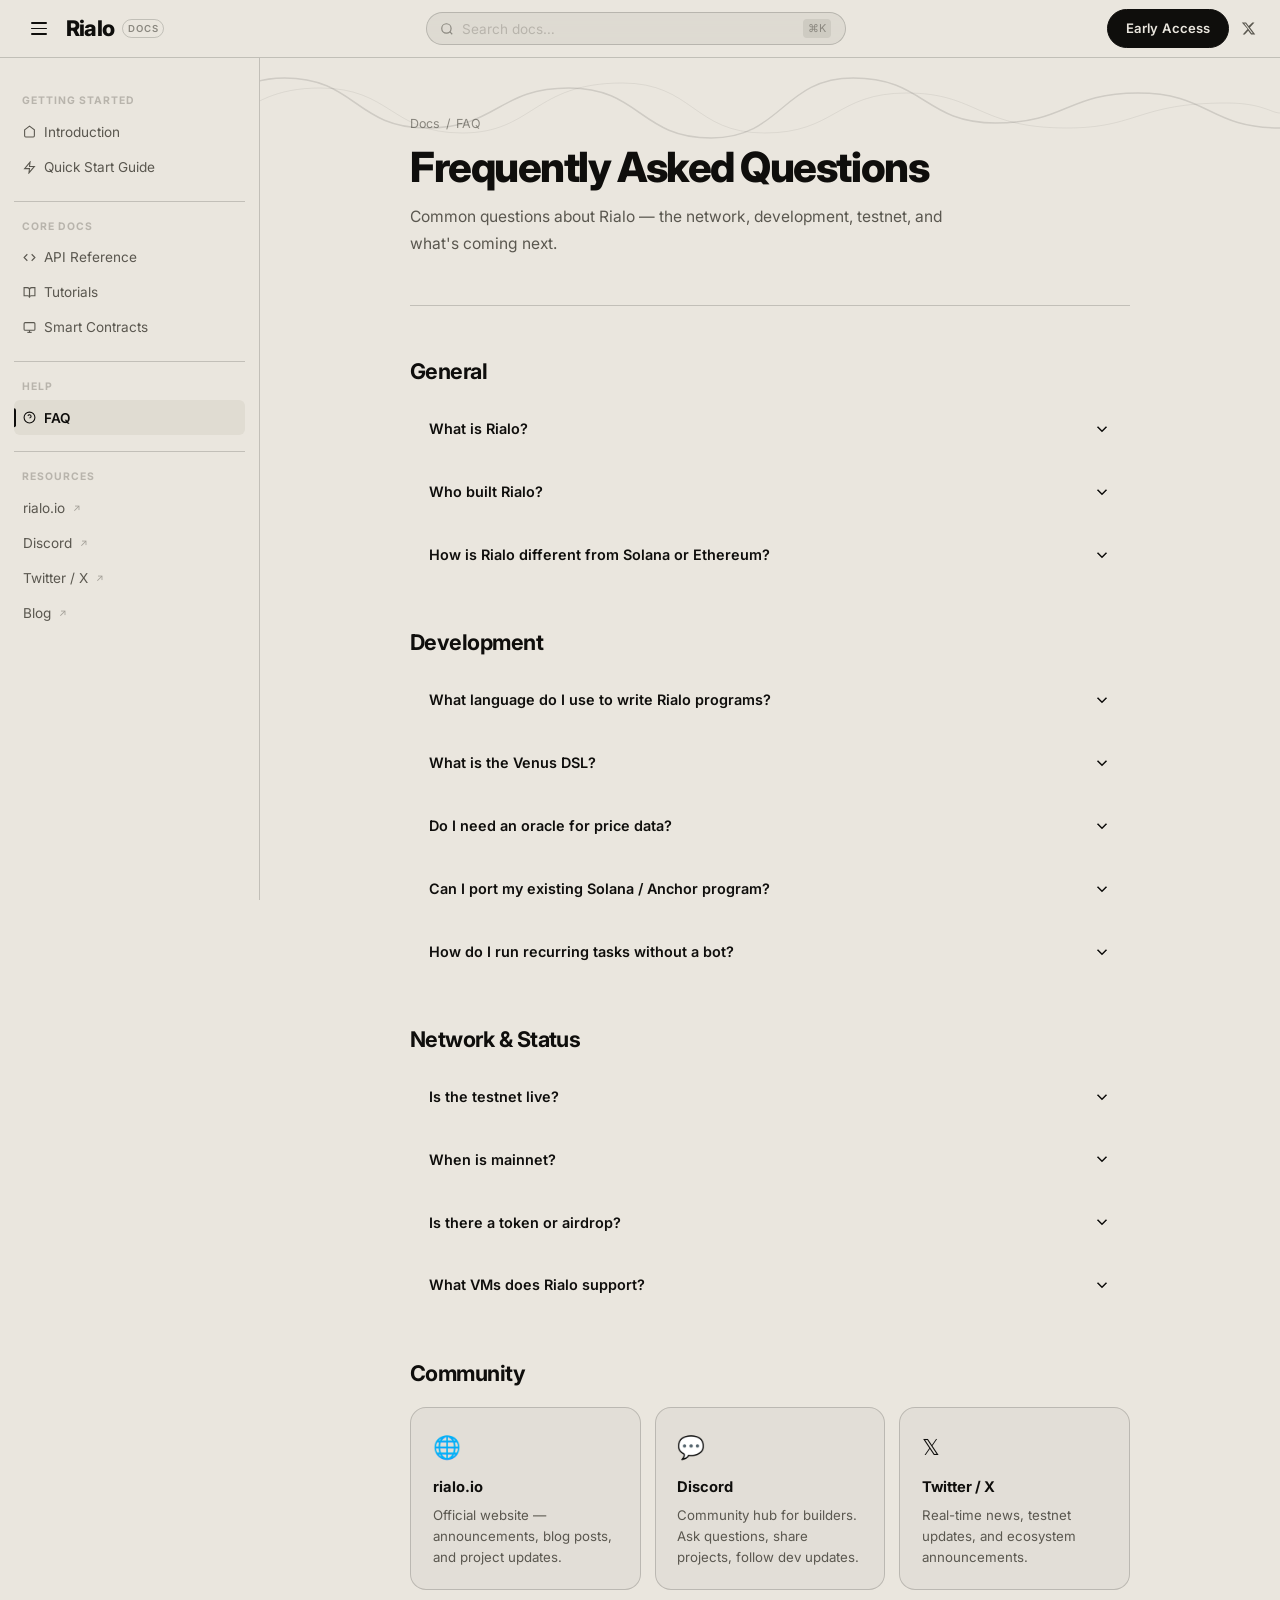
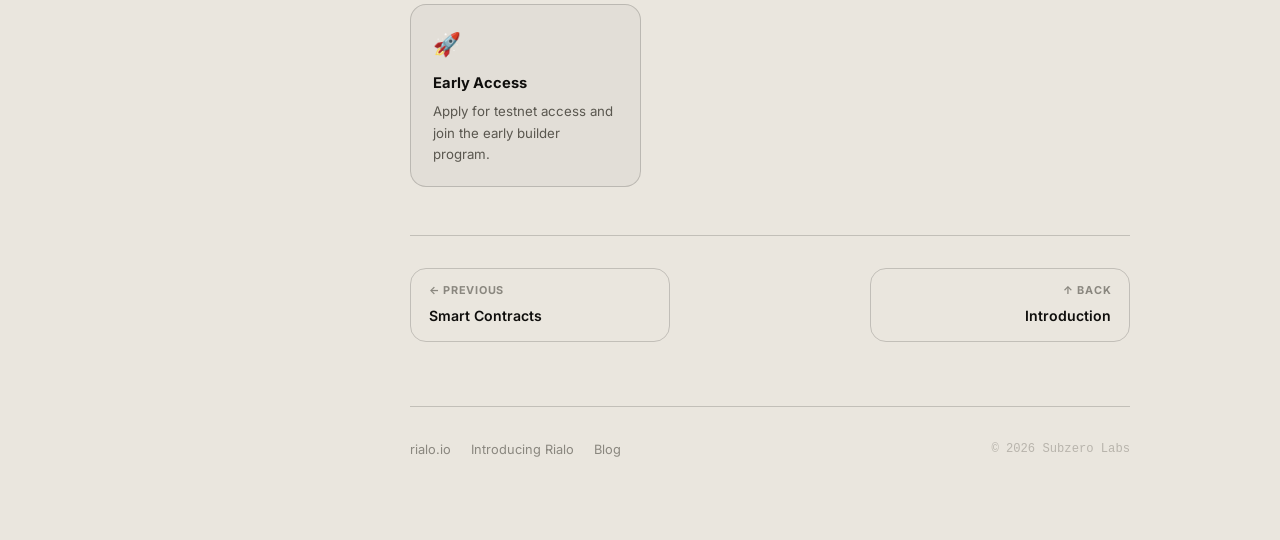
<file: pages/faq.html>
﻿<!DOCTYPE html>
<html lang="en">
<head>
  <meta charset="UTF-8" /><meta name="viewport" content="width=device-width, initial-scale=1.0" />
  <title>FAQ — Rialo Doc</title>
  <link rel="stylesheet" href="../assets/css/style.css" />
  <link rel="stylesheet" href="../assets/css/prism.css" />
  <style>
    .faq-item { border:1px solid var(--rialo-border); border-radius:var(--radius-lg); margin-bottom:.65rem; overflow:hidden; }
    .faq-q {
      display:flex; justify-content:space-between; align-items:center; gap:1rem;
      padding:.9rem 1.2rem; cursor:pointer; font-weight:600; font-size:.9rem;
      color:var(--text-primary); background:var(--rialo-surface); user-select:none;
      transition:background var(--transition);
    }
    .faq-q:hover { background:var(--rialo-hover); }
    .faq-chevron { flex-shrink:0; color:var(--text-muted); transition:transform .2s; width:18px; height:18px; }
    .faq-item.open .faq-chevron { transform:rotate(180deg); }
    .faq-a {
      display:none; padding:0 1.2rem 1rem;
      background:var(--rialo-surface); border-top:1px solid var(--rialo-border-dim);
    }
    .faq-a p { margin-top:.8rem; font-size:.88rem; margin-bottom:0; }
    .faq-a ul { margin-top:.5rem; font-size:.88rem; }
    .faq-item.open .faq-a { display:block; }
  </style>
</head>
<body data-base="../">
<div id="topnav-mount"></div>
<div class="layout">
  <div id="sidebar-mount"></div>
  <main class="content">
    <div class="content-inner">

      <div class="page-header">
        <div class="breadcrumb"><a href="../index.html">Docs</a><span>/</span>FAQ</div>
        <h1><span class="grad-text">Frequently Asked Questions</span></h1>
        <p class="lead">Common questions about Rialo — the network, development, testnet, and what's coming next.</p>
      </div>

      <!-- GENERAL -->
      <h2>General</h2>

      <div class="faq-item">
        <div class="faq-q" onclick="this.closest('.faq-item').classList.toggle('open')">
          What is Rialo?
          <svg class="faq-chevron" viewBox="0 0 24 24" fill="none" stroke="currentColor" stroke-width="2"><polyline points="6 9 12 15 18 9"/></svg>
        </div>
        <div class="faq-a">
          <p>Rialo is a <strong>real-world blockchain</strong> built by Subzero Labs. It's a decentralized, high-performance programmable network that natively supports HTTP calls, real-time price feeds, timers, cross-chain data, and privacy features — without external oracles, bridges, or middleware. It calls itself "not a layer one" because it's designed to work more like a programmable operating system than a traditional isolated blockchain.</p>
        </div>
      </div>

      <div class="faq-item">
        <div class="faq-q" onclick="this.closest('.faq-item').classList.toggle('open')">
          Who built Rialo?
          <svg class="faq-chevron" viewBox="0 0 24 24" fill="none" stroke="currentColor" stroke-width="2"><polyline points="6 9 12 15 18 9"/></svg>
        </div>
        <div class="faq-a">
          <p>Rialo is built by <strong>Subzero Labs</strong>, led by <strong>Ade Adepoju</strong> and <strong>Lu Zhang</strong> — both early engineers at Mysten Labs who played foundational roles building the Sui network. The $20M seed round was led by <strong>Pantera Capital</strong>, with Variant, Coinbase Ventures, and Susquehanna also participating.</p>
        </div>
      </div>

      <div class="faq-item">
        <div class="faq-q" onclick="this.closest('.faq-item').classList.toggle('open')">
          How is Rialo different from Solana or Ethereum?
          <svg class="faq-chevron" viewBox="0 0 24 24" fill="none" stroke="currentColor" stroke-width="2"><polyline points="6 9 12 15 18 9"/></svg>
        </div>
        <div class="faq-a">
          <p>On Solana or Ethereum, you must assemble a stack of third-party services to build real-world apps: Chainlink/Pyth for price data, Gelato/Clockwork for automation, Wormhole for cross-chain, and various privacy tools. Rialo builds all of these as <strong>native protocol primitives</strong> — same trust assumptions as the chain itself, stable costs, no extra vendors. The Venus DSL also makes async, event-driven programs feel much more like modern application code.</p>
        </div>
      </div>

      <!-- DEVELOPMENT -->
      <h2 style="margin-top:2.25rem">Development</h2>

      <div class="faq-item">
        <div class="faq-q" onclick="this.closest('.faq-item').classList.toggle('open')">
          What language do I use to write Rialo programs?
          <svg class="faq-chevron" viewBox="0 0 24 24" fill="none" stroke="currentColor" stroke-width="2"><polyline points="6 9 12 15 18 9"/></svg>
        </div>
        <div class="faq-a">
          <p><strong>Rust</strong>. Programs use the <code>rialo-cdk</code> library and the <code>rialo-venus-dsl</code> macro crate. The toolchain is intentionally close to Solana/Anchor — if you've built on Solana, you can port your program with minimal changes using <code>rialo-sol-lang</code> as a drop-in Anchor replacement.</p>
        </div>
      </div>

      <div class="faq-item">
        <div class="faq-q" onclick="this.closest('.faq-item').classList.toggle('open')">
          What is the Venus DSL?
          <svg class="faq-chevron" viewBox="0 0 24 24" fill="none" stroke="currentColor" stroke-width="2"><polyline points="6 9 12 15 18 9"/></svg>
        </div>
        <div class="faq-a">
          <p>Venus is Rialo's embedded DSL for writing async, event-driven on-chain programs. It adds five keywords:</p>
          <ul>
            <li><code>AFTER &lt;duration&gt;</code> — run once after a delay</li>
            <li><code>EVERY &lt;duration&gt;</code> — run repeatedly on an interval</li>
            <li><code>ON &lt;condition&gt;</code> — react when an event fires</li>
            <li><code>SEND &lt;fn&gt;()</code> — non-blocking async message</li>
            <li><code>START &lt;workflow&gt;</code> — spawn a new workflow instance</li>
          </ul>
          <p>These are protocol-level primitives — no keeper bot, no hosted scheduler, no third-party service required.</p>
        </div>
      </div>

      <div class="faq-item">
        <div class="faq-q" onclick="this.closest('.faq-item').classList.toggle('open')">
          Do I need an oracle for price data?
          <svg class="faq-chevron" viewBox="0 0 24 24" fill="none" stroke="currentColor" stroke-width="2"><polyline points="6 9 12 15 18 9"/></svg>
        </div>
        <div class="faq-a">
          <p>No. Call <code>price_feed::get("BTC/USD")</code> directly in your program. Native feeds cover all major trading pairs with stable, predictable costs. No Chainlink subscription, no Pyth program, no extra trust assumption.</p>
        </div>
      </div>

      <div class="faq-item">
        <div class="faq-q" onclick="this.closest('.faq-item').classList.toggle('open')">
          Can I port my existing Solana / Anchor program?
          <svg class="faq-chevron" viewBox="0 0 24 24" fill="none" stroke="currentColor" stroke-width="2"><polyline points="6 9 12 15 18 9"/></svg>
        </div>
        <div class="faq-a">
          <p>Yes. Replace <code>anchor-lang</code> with <code>rialo-sol-lang</code> in your <code>Cargo.toml</code> and update the deploy target. The API is compatible. After porting, your program gains access to all of Rialo's native primitives immediately.</p>
        </div>
      </div>

      <div class="faq-item">
        <div class="faq-q" onclick="this.closest('.faq-item').classList.toggle('open')">
          How do I run recurring tasks without a bot?
          <svg class="faq-chevron" viewBox="0 0 24 24" fill="none" stroke="currentColor" stroke-width="2"><polyline points="6 9 12 15 18 9"/></svg>
        </div>
        <div class="faq-a">
          <p>Use <code>EVERY 24h =&gt; my_task();</code> inside your <code>program { }</code> block. The timer is registered with the Rialo protocol at deploy time and executed by the network. Nothing to host. Nothing to monitor.</p>
        </div>
      </div>

      <!-- NETWORK -->
      <h2 style="margin-top:2.25rem">Network &amp; Status</h2>

      <div class="faq-item">
        <div class="faq-q" onclick="this.closest('.faq-item').classList.toggle('open')">
          Is the testnet live?
          <svg class="faq-chevron" viewBox="0 0 24 24" fill="none" stroke="currentColor" stroke-width="2"><polyline points="6 9 12 15 18 9"/></svg>
        </div>
        <div class="faq-a">
          <p>Yes. The Rialo testnet launched in early 2026. Access is currently gated via the early-access builder program. <a href="https://docs.google.com/forms/d/e/1FAIpQLSfc87ZbBI0PSa5FAuRnrfJoK_X7xe_bOUI6Gw5clDwoxgCUlA/viewform" target="_blank" class="inline-link">Apply here →</a></p>
        </div>
      </div>

      <div class="faq-item">
        <div class="faq-q" onclick="this.closest('.faq-item').classList.toggle('open')">
          When is mainnet?
          <svg class="faq-chevron" viewBox="0 0 24 24" fill="none" stroke="currentColor" stroke-width="2"><polyline points="6 9 12 15 18 9"/></svg>
        </div>
        <div class="faq-a">
          <p>Mainnet is targeted for 2026. No specific date has been announced publicly. Follow <a href="https://x.com/RialoHQ" target="_blank" class="inline-link">@RialoHQ</a> and the <a href="https://www.rialo.io/blog" target="_blank" class="inline-link">Rialo blog</a> for updates.</p>
        </div>
      </div>

      <div class="faq-item">
        <div class="faq-q" onclick="this.closest('.faq-item').classList.toggle('open')">
          Is there a token or airdrop?
          <svg class="faq-chevron" viewBox="0 0 24 24" fill="none" stroke="currentColor" stroke-width="2"><polyline points="6 9 12 15 18 9"/></svg>
        </div>
        <div class="faq-a">
          <p>Rialo has not confirmed a token or airdrop. Any official announcement will come from <a href="https://www.rialo.io" target="_blank" class="inline-link">rialo.io</a>, the <a href="https://discord.com/invite/RialoProtocol" target="_blank" class="inline-link">official Discord</a>, or <a href="https://x.com/RialoHQ" target="_blank" class="inline-link">@RialoHQ</a> only. Do not trust unofficial sources.</p>
        </div>
      </div>

      <div class="faq-item">
        <div class="faq-q" onclick="this.closest('.faq-item').classList.toggle('open')">
          What VMs does Rialo support?
          <svg class="faq-chevron" viewBox="0 0 24 24" fill="none" stroke="currentColor" stroke-width="2"><polyline points="6 9 12 15 18 9"/></svg>
        </div>
        <div class="faq-a">
          <p>Currently available: <strong>REX (RISC-V)</strong> — Rialo's native runtime, ZK-friendly and TEE-integrated — and <strong>SVM (Solana VM)</strong>, fully Anchor-compatible.</p>
          <p>Planned: <strong>EVM</strong> (Solidity support) and <strong>MoveVM</strong> (Sui/Aptos developer support).</p>
        </div>
      </div>

      <!-- COMMUNITY -->
      <h2 style="margin-top:2.25rem">Community</h2>
      <div class="card-grid" style="margin-top:1rem">
        <a href="https://www.rialo.io" target="_blank" class="card card-glow">
          <div class="card-icon">🌐</div>
          <div class="card-title">rialo.io</div>
          <div class="card-body">Official website — announcements, blog posts, and project updates.</div>
        </a>
        <a href="https://discord.com/invite/RialoProtocol" target="_blank" class="card card-glow">
          <div class="card-icon">💬</div>
          <div class="card-title">Discord</div>
          <div class="card-body">Community hub for builders. Ask questions, share projects, follow dev updates.</div>
        </a>
        <a href="https://x.com/RialoHQ" target="_blank" class="card card-glow">
          <div class="card-icon">𝕏</div>
          <div class="card-title">Twitter / X</div>
          <div class="card-body">Real-time news, testnet updates, and ecosystem announcements.</div>
        </a>
        <a href="https://docs.google.com/forms/d/e/1FAIpQLSfc87ZbBI0PSa5FAuRnrfJoK_X7xe_bOUI6Gw5clDwoxgCUlA/viewform" target="_blank" class="card card-glow">
          <div class="card-icon">🚀</div>
          <div class="card-title">Early Access</div>
          <div class="card-body">Apply for testnet access and join the early builder program.</div>
        </a>
      </div>

      <div class="page-nav">
        <a href="smart-contracts.html" class="page-nav-item">
          <div class="page-nav-label">← Previous</div>
          <div class="page-nav-title">Smart Contracts</div>
        </a>
        <a href="../index.html" class="page-nav-item next">
          <div class="page-nav-label">↑ Back</div>
          <div class="page-nav-title">Introduction</div>
        </a>
      </div>

      <footer class="doc-footer">
        <div class="footer-inner">
          <div class="footer-links">
            <a href="https://www.rialo.io" target="_blank">rialo.io</a>
            <a href="https://www.rialo.io/posts/introducing-rialo" target="_blank">Introducing Rialo</a>
            <a href="https://www.rialo.io/blog" target="_blank">Blog</a>
          </div>
          <span class="footer-copy">© 2026 Subzero Labs</span>
        </div>
      </footer>

    </div>
  </main>
</div>
<script src="../assets/js/prism.js"></script>
<script src="../assets/js/nav.js"></script>
<script src="../assets/js/main.js"></script>
</body>
</html>
</file>
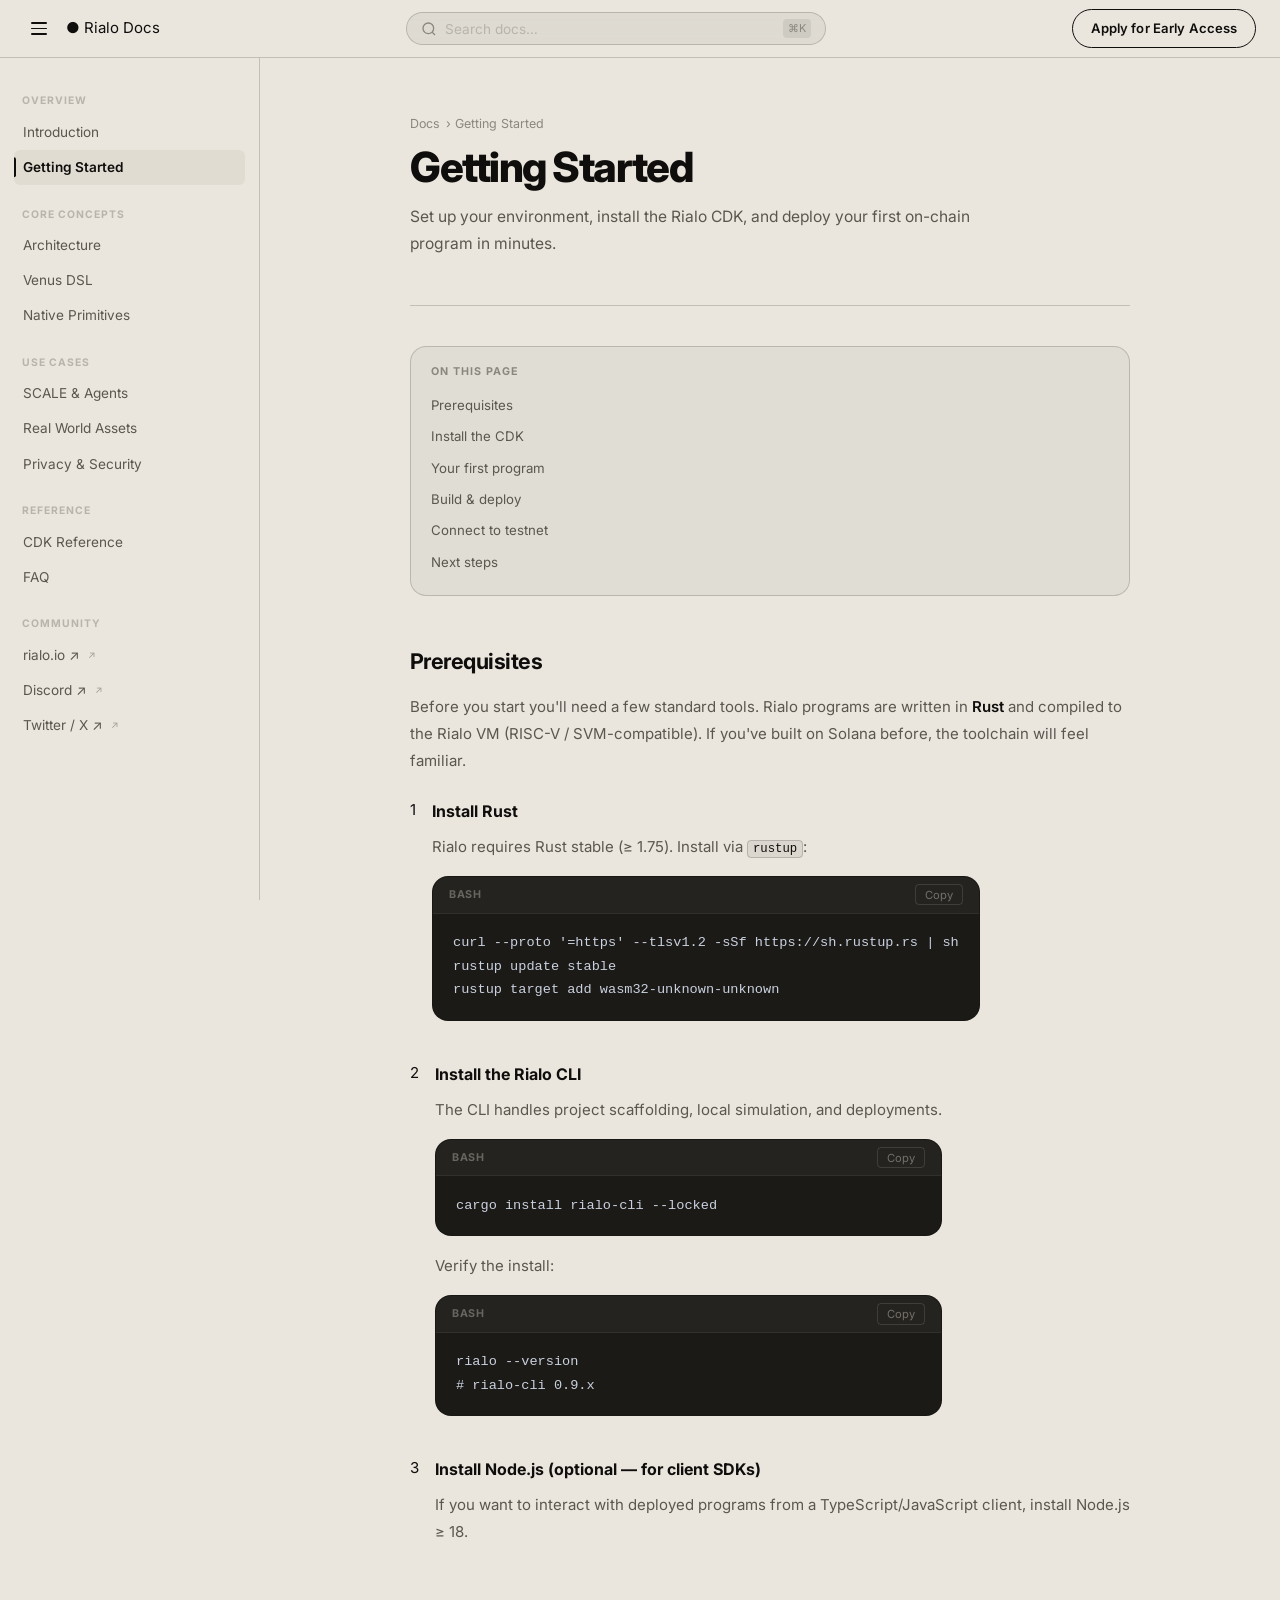
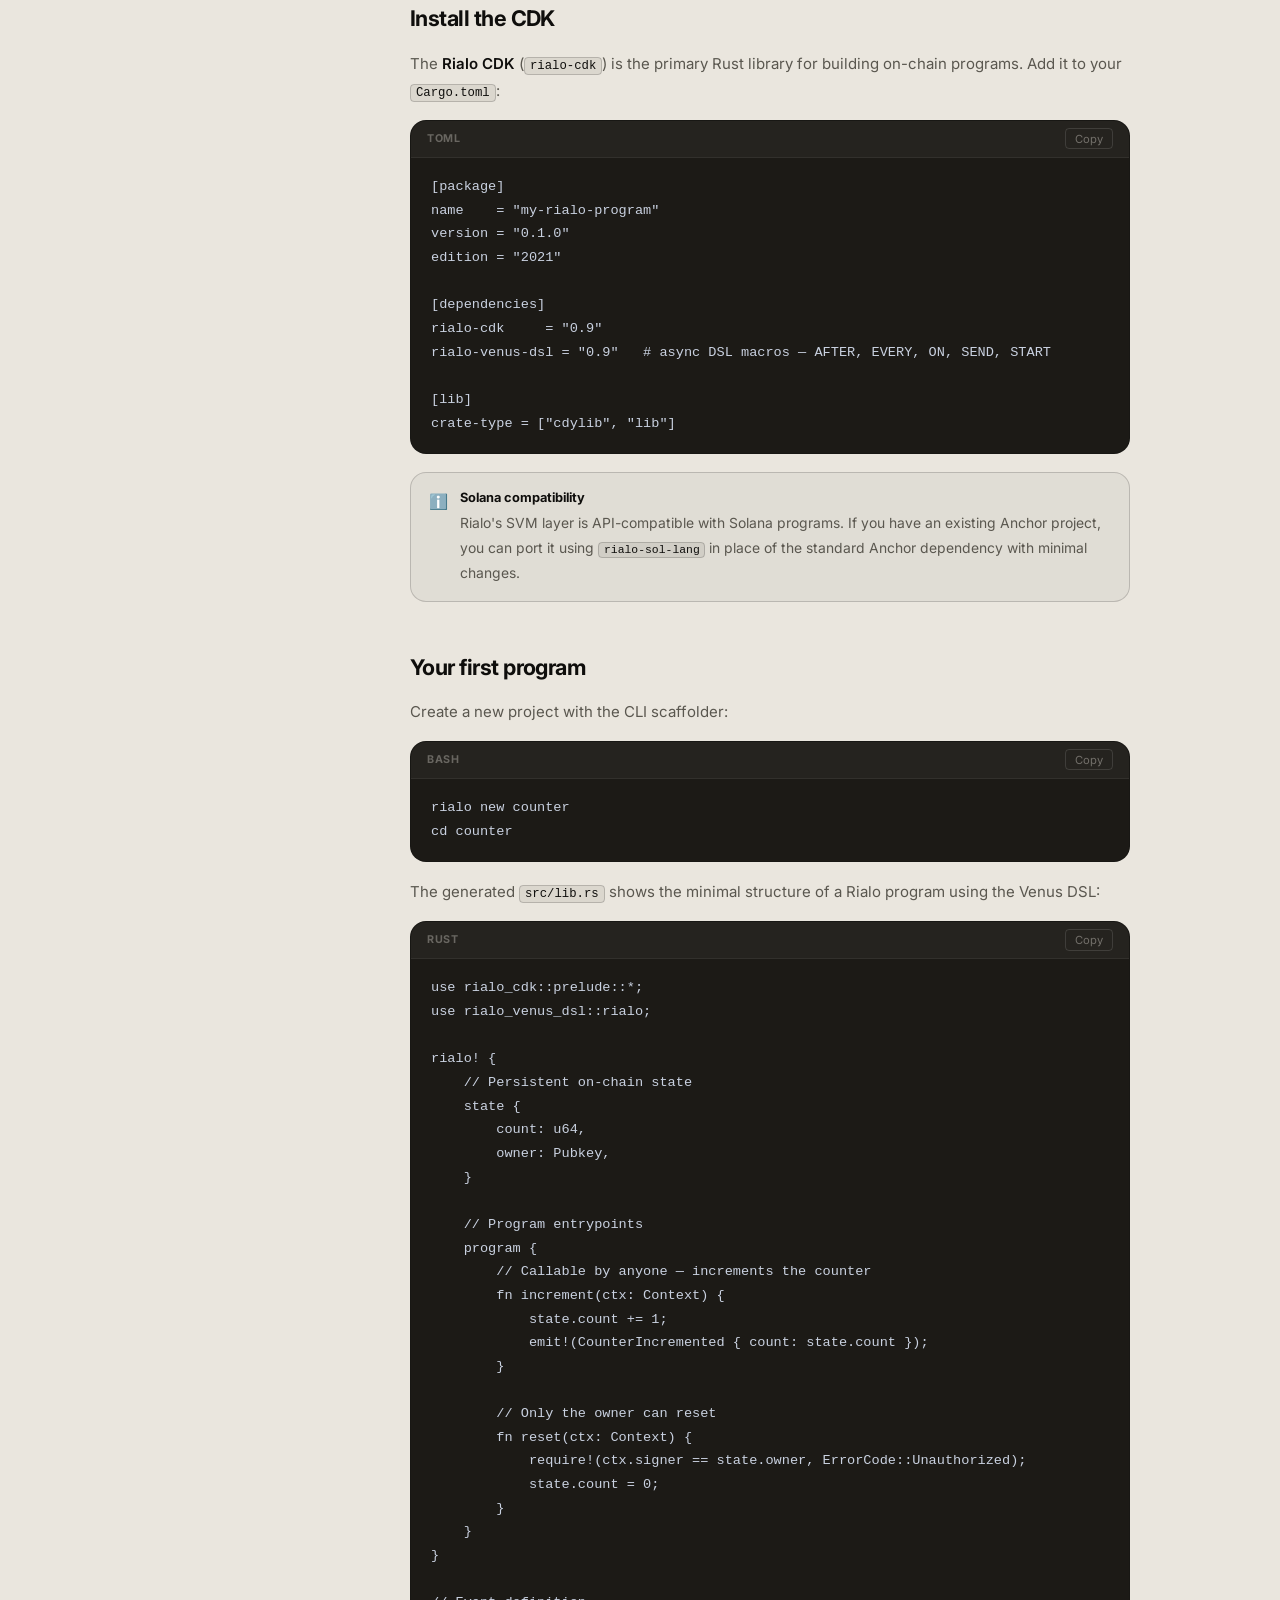
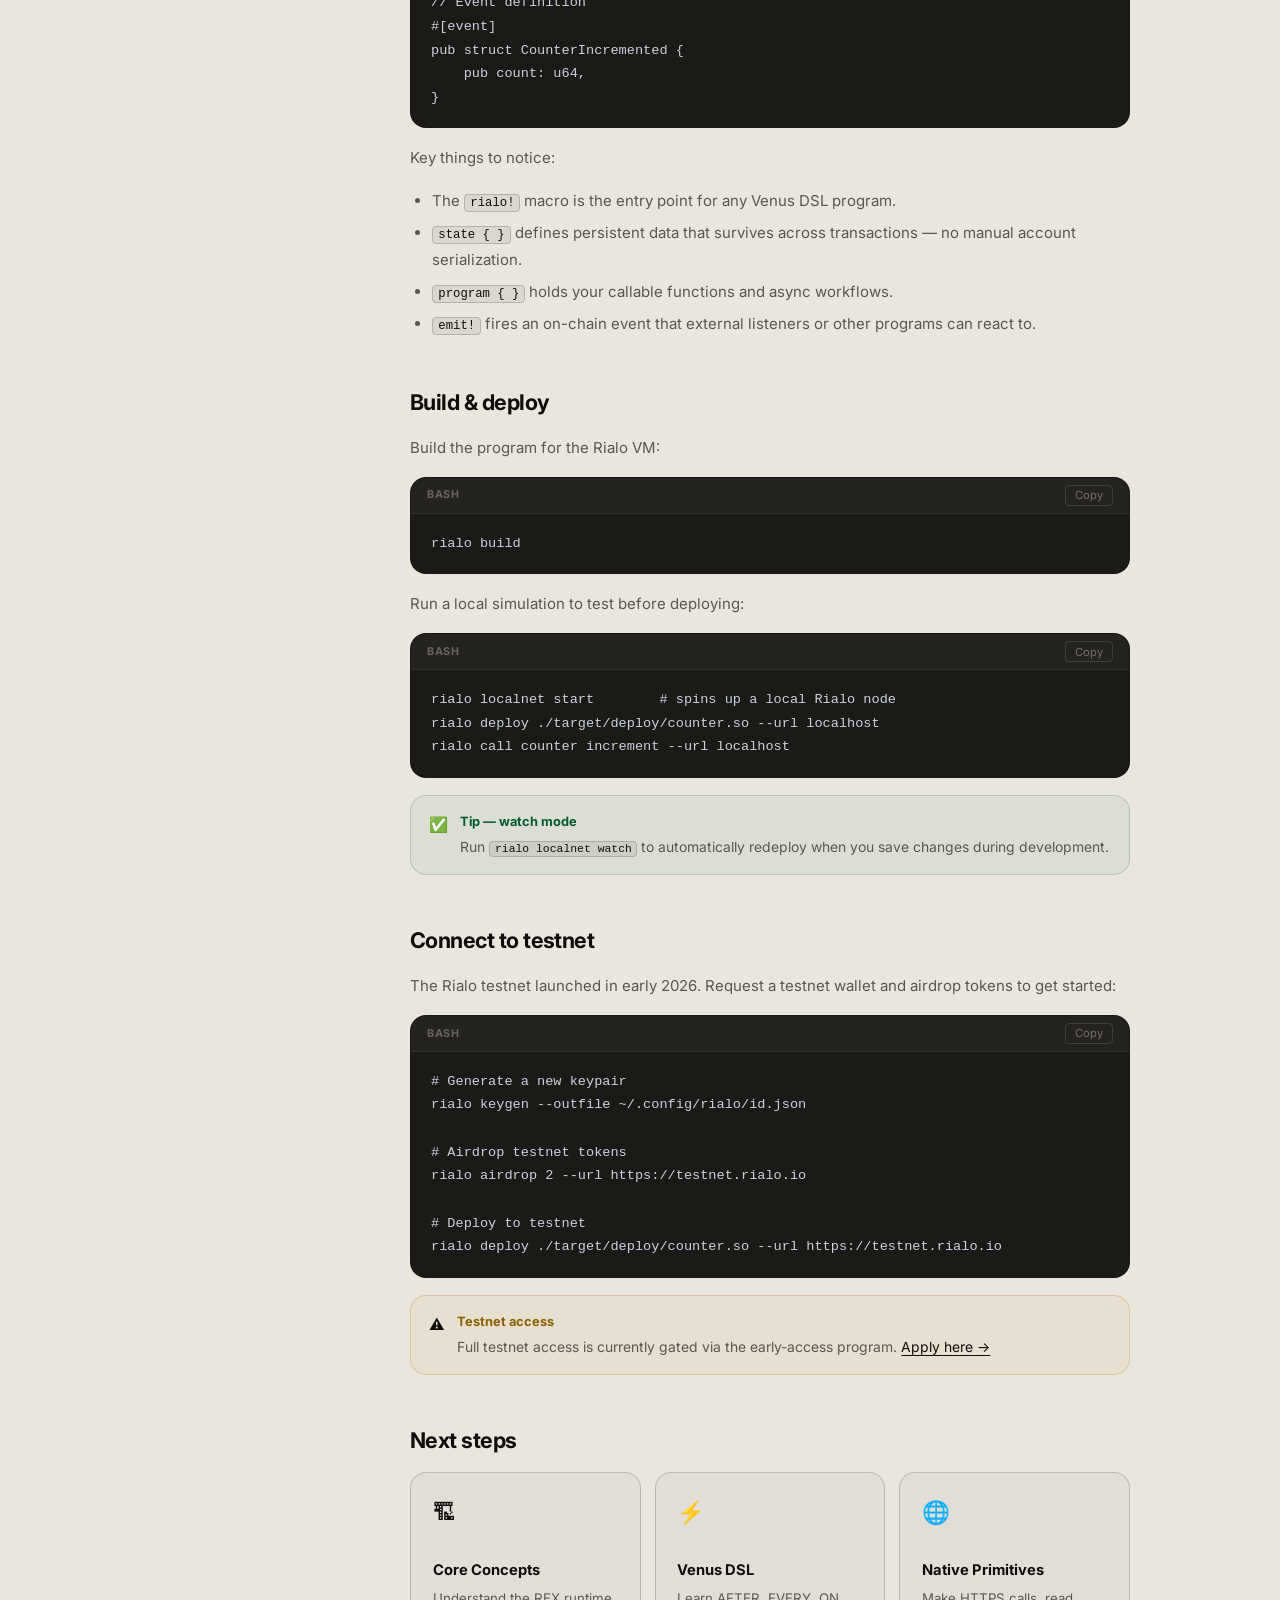
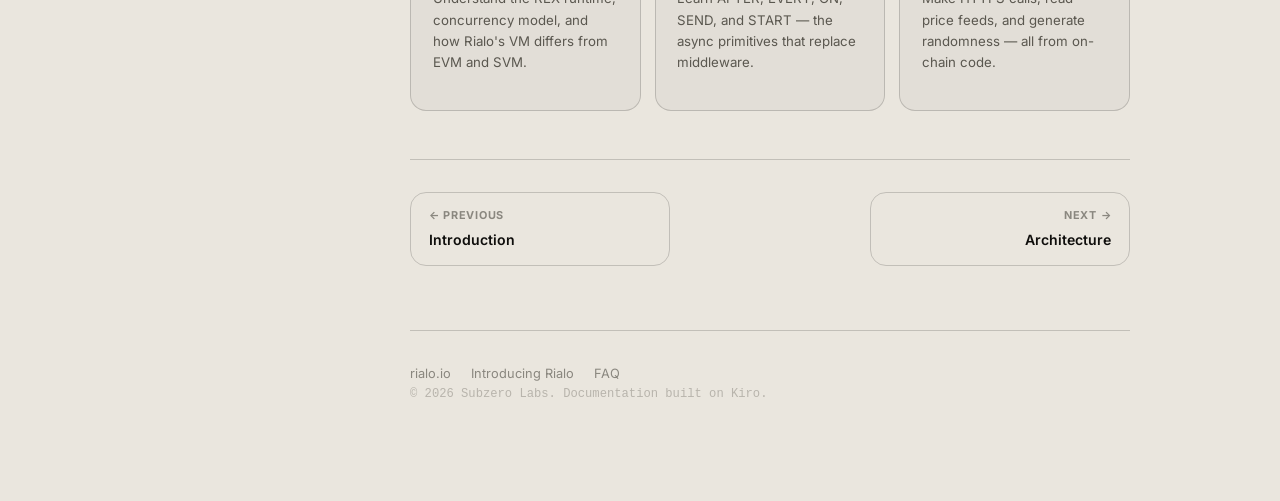
<file: pages/getting-started.html>
﻿<!DOCTYPE html>
<html lang="en">
<head>
  <meta charset="UTF-8" />
  <meta name="viewport" content="width=device-width, initial-scale=1.0" />
  <title>Getting Started — Rialo Docs</title>
  <link rel="stylesheet" href="../assets/css/style.css" />
  <link rel="stylesheet" href="../assets/css/prism.css" />
</head>
<body>

  <header class="topnav">
    <div class="topnav-left">
      <button class="sidebar-toggle" aria-label="Toggle sidebar" onclick="toggleSidebar()">
        <span></span><span></span><span></span>
      </button>
      <a href="../index.html" class="logo">
        <span class="logo-mark">●</span>
        <span class="logo-text">Rialo Docs</span>
      </a>
    </div>
    <div class="topnav-center">
      <div class="search-bar">
        <svg width="16" height="16" viewBox="0 0 24 24" fill="none" stroke="currentColor" stroke-width="2"><circle cx="11" cy="11" r="8"/><path d="m21 21-4.35-4.35"/></svg>
        <input type="text" placeholder="Search docs…" id="search-input" />
        <kbd>⌘K</kbd>
      </div>
    </div>
    <div class="topnav-right">
      <a href="https://docs.google.com/forms/d/e/1FAIpQLSfc87ZbBI0PSa5FAuRnrfJoK_X7xe_bOUI6Gw5clDwoxgCUlA/viewform" target="_blank" class="btn btn-primary">Apply for Early Access</a>
    </div>
  </header>

  <div class="layout">
    <aside class="sidebar" id="sidebar">
      <nav class="sidebar-nav">
        <div class="nav-section">
          <span class="nav-section-title">Overview</span>
          <a href="../index.html" class="nav-link">Introduction</a>
          <a href="getting-started.html" class="nav-link active">Getting Started</a>
        </div>
        <div class="nav-section">
          <span class="nav-section-title">Core Concepts</span>
          <a href="core-concepts.html" class="nav-link">Architecture</a>
          <a href="venus-dsl.html" class="nav-link">Venus DSL</a>
          <a href="native-primitives.html" class="nav-link">Native Primitives</a>
        </div>
        <div class="nav-section">
          <span class="nav-section-title">Use Cases</span>
          <a href="scale-agents.html" class="nav-link">SCALE &amp; Agents</a>
          <a href="rwa.html" class="nav-link">Real World Assets</a>
          <a href="privacy-security.html" class="nav-link">Privacy &amp; Security</a>
        </div>
        <div class="nav-section">
          <span class="nav-section-title">Reference</span>
          <a href="cdk-reference.html" class="nav-link">CDK Reference</a>
          <a href="faq.html" class="nav-link">FAQ</a>
        </div>
        <div class="nav-section">
          <span class="nav-section-title">Community</span>
          <a href="https://www.rialo.io" target="_blank" class="nav-link nav-external">rialo.io ↗</a>
          <a href="https://discord.com/invite/RialoProtocol" target="_blank" class="nav-link nav-external">Discord ↗</a>
          <a href="https://x.com/RialoHQ" target="_blank" class="nav-link nav-external">Twitter / X ↗</a>
        </div>
      </nav>
    </aside>

    <main class="content">
      <div class="content-inner">

        <div class="page-header">
          <div class="breadcrumb"><a href="../index.html">Docs</a> › Getting Started</div>
          <h1>Getting Started</h1>
          <p class="lead">Set up your environment, install the Rialo CDK, and deploy your first on-chain program in minutes.</p>
        </div>

        <div class="toc">
          <div class="toc-title">On this page</div>
          <ul>
            <li><a href="#prerequisites">Prerequisites</a></li>
            <li><a href="#install">Install the CDK</a></li>
            <li><a href="#first-program">Your first program</a></li>
            <li><a href="#deploy">Build &amp; deploy</a></li>
            <li><a href="#testnet">Connect to testnet</a></li>
            <li><a href="#next-steps">Next steps</a></li>
          </ul>
        </div>

        <!-- Prerequisites -->
        <h2 id="prerequisites">Prerequisites</h2>
        <p>Before you start you'll need a few standard tools. Rialo programs are written in <strong>Rust</strong> and compiled to the Rialo VM (RISC-V / SVM-compatible). If you've built on Solana before, the toolchain will feel familiar.</p>

        <div class="steps">
          <div class="step">
            <div class="step-number">1</div>
            <div class="step-content">
              <h3>Install Rust</h3>
              <p>Rialo requires Rust stable (≥ 1.75). Install via <code>rustup</code>:</p>
              <div class="code-block">
                <div class="code-header"><span class="code-lang">bash</span><button class="copy-btn" onclick="copyCode(this)">Copy</button></div>
                <pre><code class="language-bash">curl --proto '=https' --tlsv1.2 -sSf https://sh.rustup.rs | sh
rustup update stable
rustup target add wasm32-unknown-unknown</code></pre>
              </div>
            </div>
          </div>

          <div class="step">
            <div class="step-number">2</div>
            <div class="step-content">
              <h3>Install the Rialo CLI</h3>
              <p>The CLI handles project scaffolding, local simulation, and deployments.</p>
              <div class="code-block">
                <div class="code-header"><span class="code-lang">bash</span><button class="copy-btn" onclick="copyCode(this)">Copy</button></div>
                <pre><code class="language-bash">cargo install rialo-cli --locked</code></pre>
              </div>
              <p>Verify the install:</p>
              <div class="code-block">
                <div class="code-header"><span class="code-lang">bash</span><button class="copy-btn" onclick="copyCode(this)">Copy</button></div>
                <pre><code class="language-bash">rialo --version
# rialo-cli 0.9.x</code></pre>
              </div>
            </div>
          </div>

          <div class="step">
            <div class="step-number">3</div>
            <div class="step-content">
              <h3>Install Node.js (optional — for client SDKs)</h3>
              <p>If you want to interact with deployed programs from a TypeScript/JavaScript client, install Node.js ≥ 18.</p>
            </div>
          </div>
        </div>

        <!-- Install CDK -->
        <h2 id="install">Install the CDK</h2>
        <p>The <strong>Rialo CDK</strong> (<code>rialo-cdk</code>) is the primary Rust library for building on-chain programs. Add it to your <code>Cargo.toml</code>:</p>

        <div class="code-block">
          <div class="code-header"><span class="code-lang">toml</span><button class="copy-btn" onclick="copyCode(this)">Copy</button></div>
          <pre><code class="language-toml">[package]
name    = "my-rialo-program"
version = "0.1.0"
edition = "2021"

[dependencies]
rialo-cdk     = "0.9"
rialo-venus-dsl = "0.9"   # async DSL macros — AFTER, EVERY, ON, SEND, START

[lib]
crate-type = ["cdylib", "lib"]</code></pre>
        </div>

        <div class="callout callout-info">
          <div class="callout-icon">ℹ️</div>
          <div class="callout-body">
            <div class="callout-title">Solana compatibility</div>
            <p>Rialo's SVM layer is API-compatible with Solana programs. If you have an existing Anchor project, you can port it using <code>rialo-sol-lang</code> in place of the standard Anchor dependency with minimal changes.</p>
          </div>
        </div>

        <!-- First Program -->
        <h2 id="first-program">Your first program</h2>
        <p>Create a new project with the CLI scaffolder:</p>

        <div class="code-block">
          <div class="code-header"><span class="code-lang">bash</span><button class="copy-btn" onclick="copyCode(this)">Copy</button></div>
          <pre><code class="language-bash">rialo new counter
cd counter</code></pre>
        </div>

        <p>The generated <code>src/lib.rs</code> shows the minimal structure of a Rialo program using the Venus DSL:</p>

        <div class="code-block">
          <div class="code-header"><span class="code-lang">rust</span><button class="copy-btn" onclick="copyCode(this)">Copy</button></div>
          <pre><code class="language-rust">use rialo_cdk::prelude::*;
use rialo_venus_dsl::rialo;

rialo! {
    // Persistent on-chain state
    state {
        count: u64,
        owner: Pubkey,
    }

    // Program entrypoints
    program {
        // Callable by anyone — increments the counter
        fn increment(ctx: Context) {
            state.count += 1;
            emit!(CounterIncremented { count: state.count });
        }

        // Only the owner can reset
        fn reset(ctx: Context) {
            require!(ctx.signer == state.owner, ErrorCode::Unauthorized);
            state.count = 0;
        }
    }
}

// Event definition
#[event]
pub struct CounterIncremented {
    pub count: u64,
}</code></pre>
        </div>

        <p>Key things to notice:</p>
        <ul>
          <li>The <code>rialo!</code> macro is the entry point for any Venus DSL program.</li>
          <li><code>state { }</code> defines persistent data that survives across transactions — no manual account serialization.</li>
          <li><code>program { }</code> holds your callable functions and async workflows.</li>
          <li><code>emit!</code> fires an on-chain event that external listeners or other programs can react to.</li>
        </ul>

        <!-- Build & Deploy -->
        <h2 id="deploy">Build &amp; deploy</h2>
        <p>Build the program for the Rialo VM:</p>

        <div class="code-block">
          <div class="code-header"><span class="code-lang">bash</span><button class="copy-btn" onclick="copyCode(this)">Copy</button></div>
          <pre><code class="language-bash">rialo build</code></pre>
        </div>

        <p>Run a local simulation to test before deploying:</p>

        <div class="code-block">
          <div class="code-header"><span class="code-lang">bash</span><button class="copy-btn" onclick="copyCode(this)">Copy</button></div>
          <pre><code class="language-bash">rialo localnet start        # spins up a local Rialo node
rialo deploy ./target/deploy/counter.so --url localhost
rialo call counter increment --url localhost</code></pre>
        </div>

        <div class="callout callout-tip">
          <div class="callout-icon">✅</div>
          <div class="callout-body">
            <div class="callout-title">Tip — watch mode</div>
            <p>Run <code>rialo localnet watch</code> to automatically redeploy when you save changes during development.</p>
          </div>
        </div>

        <!-- Testnet -->
        <h2 id="testnet">Connect to testnet</h2>
        <p>The Rialo testnet launched in early 2026. Request a testnet wallet and airdrop tokens to get started:</p>

        <div class="code-block">
          <div class="code-header"><span class="code-lang">bash</span><button class="copy-btn" onclick="copyCode(this)">Copy</button></div>
          <pre><code class="language-bash"># Generate a new keypair
rialo keygen --outfile ~/.config/rialo/id.json

# Airdrop testnet tokens
rialo airdrop 2 --url https://testnet.rialo.io

# Deploy to testnet
rialo deploy ./target/deploy/counter.so --url https://testnet.rialo.io</code></pre>
        </div>

        <div class="callout callout-warning">
          <div class="callout-icon">⚠️</div>
          <div class="callout-body">
            <div class="callout-title">Testnet access</div>
            <p>Full testnet access is currently gated via the early-access program. <a href="https://docs.google.com/forms/d/e/1FAIpQLSfc87ZbBI0PSa5FAuRnrfJoK_X7xe_bOUI6Gw5clDwoxgCUlA/viewform" target="_blank" class="inline-link">Apply here →</a></p>
          </div>
        </div>

        <!-- Next Steps -->
        <h2 id="next-steps">Next steps</h2>
        <div class="card-grid">
          <a href="core-concepts.html" class="card">
            <div class="card-icon">🏗</div>
            <h3 class="card-title">Core Concepts</h3>
            <p class="card-body">Understand the REX runtime, concurrency model, and how Rialo's VM differs from EVM and SVM.</p>
          </a>
          <a href="venus-dsl.html" class="card">
            <div class="card-icon">⚡</div>
            <h3 class="card-title">Venus DSL</h3>
            <p class="card-body">Learn AFTER, EVERY, ON, SEND, and START — the async primitives that replace middleware.</p>
          </a>
          <a href="native-primitives.html" class="card">
            <div class="card-icon">🌐</div>
            <h3 class="card-title">Native Primitives</h3>
            <p class="card-body">Make HTTPS calls, read price feeds, and generate randomness — all from on-chain code.</p>
          </a>
        </div>

        <div class="page-nav">
          <a href="../index.html" class="page-nav-item">
            <div class="page-nav-label">← Previous</div>
            <div class="page-nav-title">Introduction</div>
          </a>
          <a href="core-concepts.html" class="page-nav-item next">
            <div class="page-nav-label">Next →</div>
            <div class="page-nav-title">Architecture</div>
          </a>
        </div>

        <footer class="doc-footer">
          <div class="footer-links">
            <a href="https://www.rialo.io" target="_blank">rialo.io</a>
            <a href="https://www.rialo.io/posts/introducing-rialo" target="_blank">Introducing Rialo</a>
            <a href="faq.html">FAQ</a>
          </div>
          <p class="footer-copy">© 2026 Subzero Labs. Documentation built on Kiro.</p>
        </footer>

      </div>
    </main>
  </div>

  <script src="../assets/js/prism.js"></script>
  <script src="../assets/js/main.js"></script>
</body>
</html>
</file>
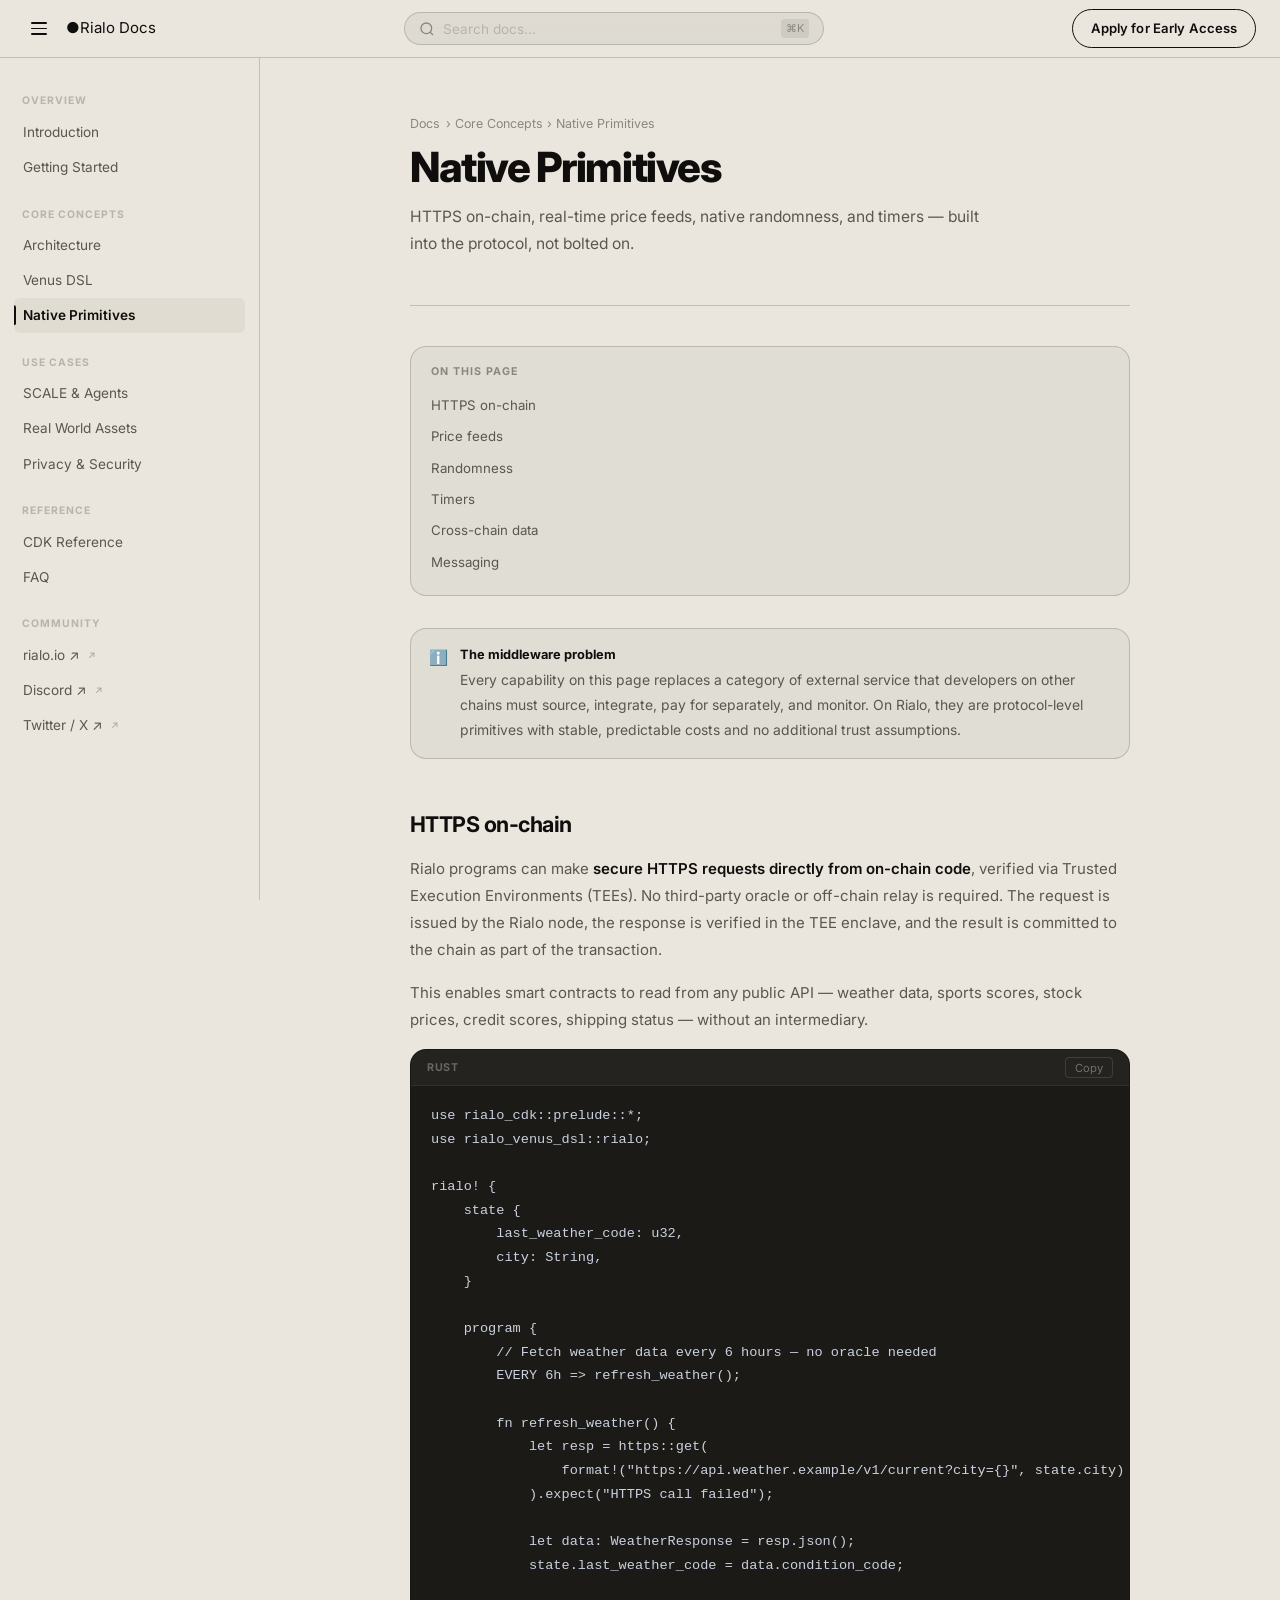
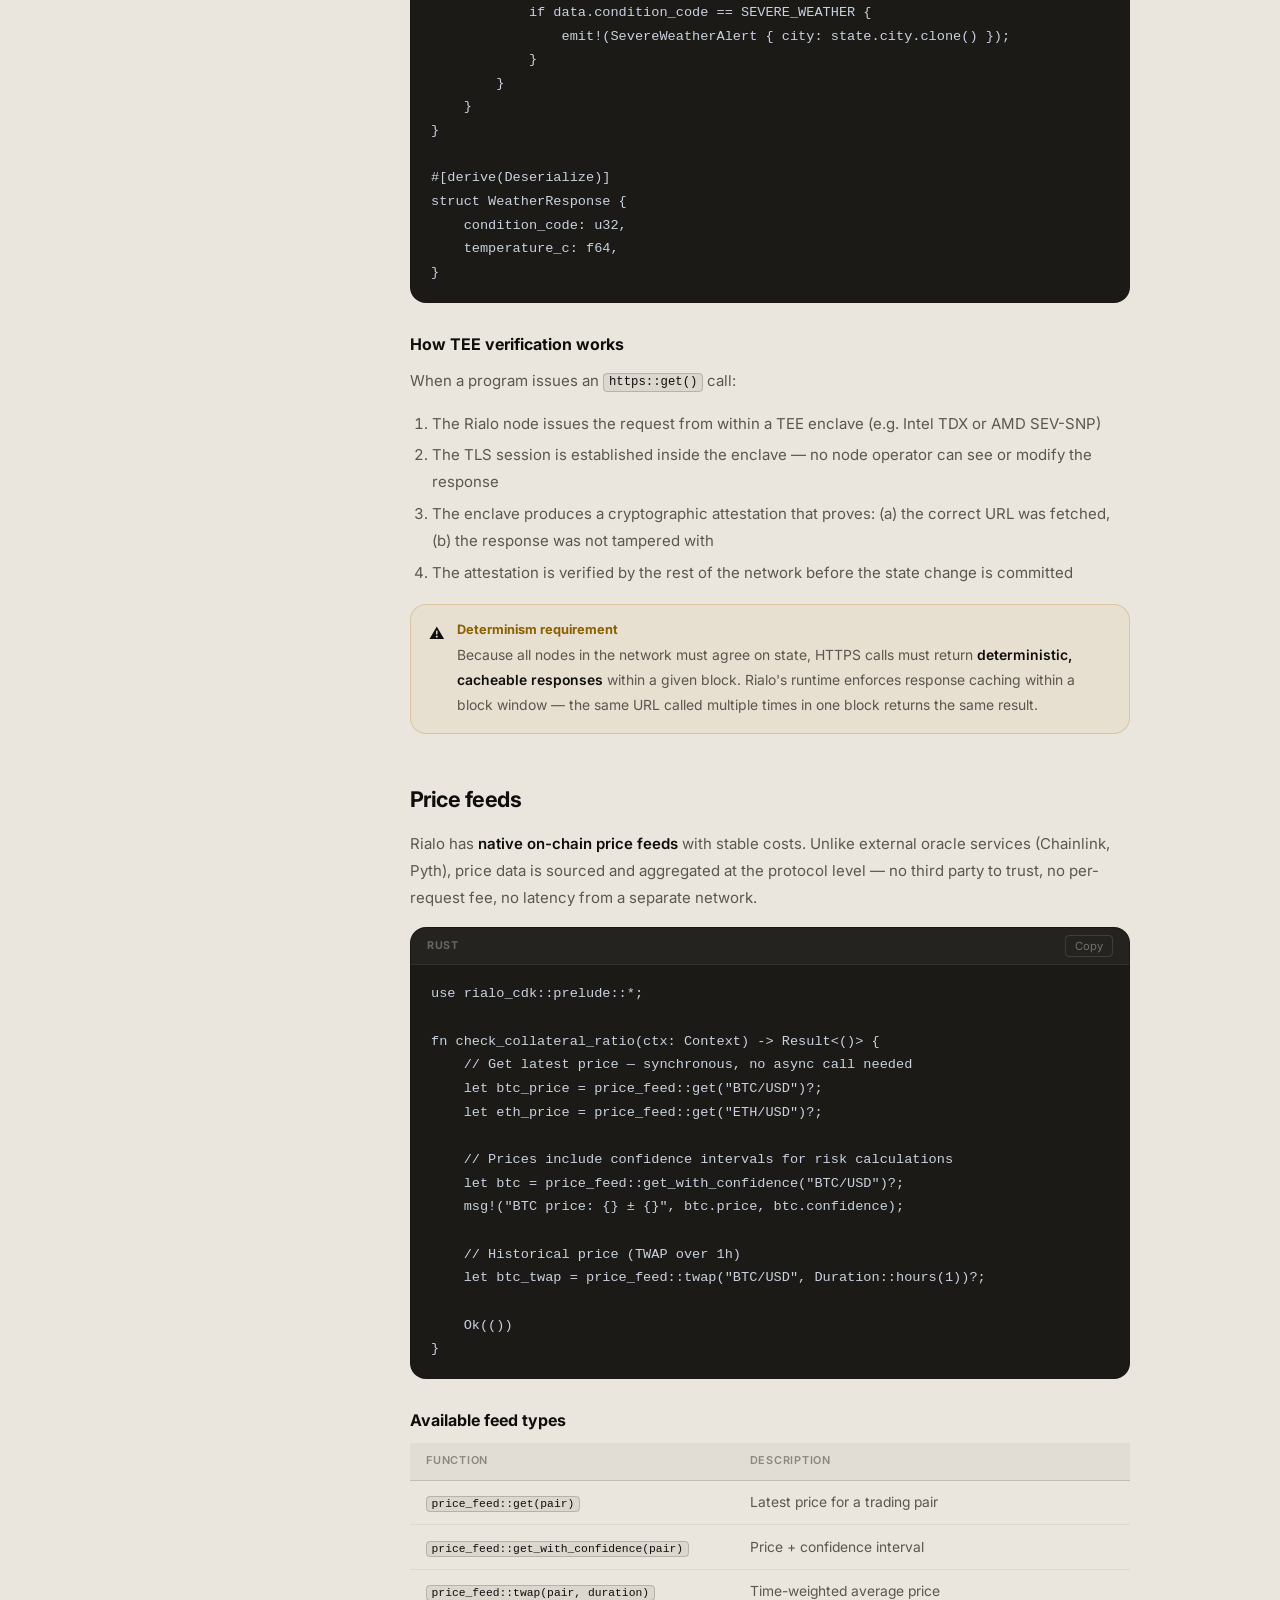
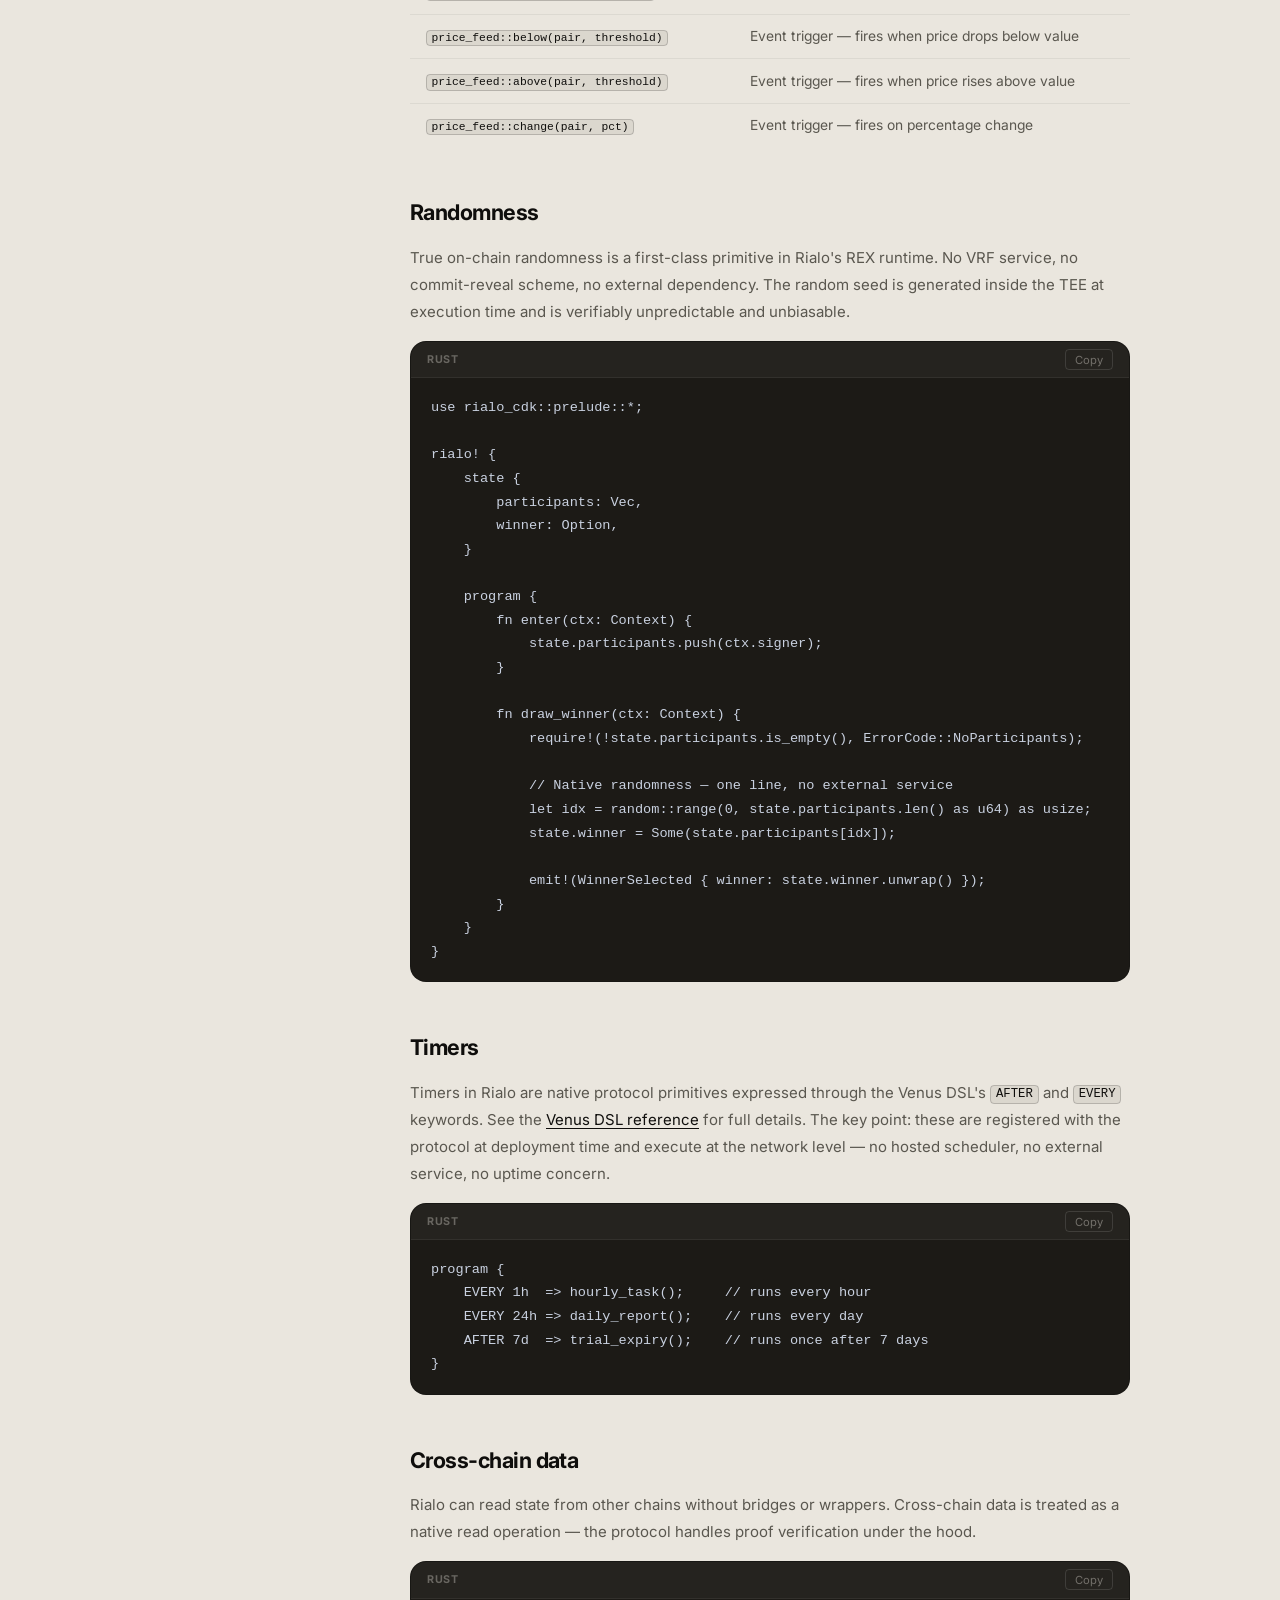
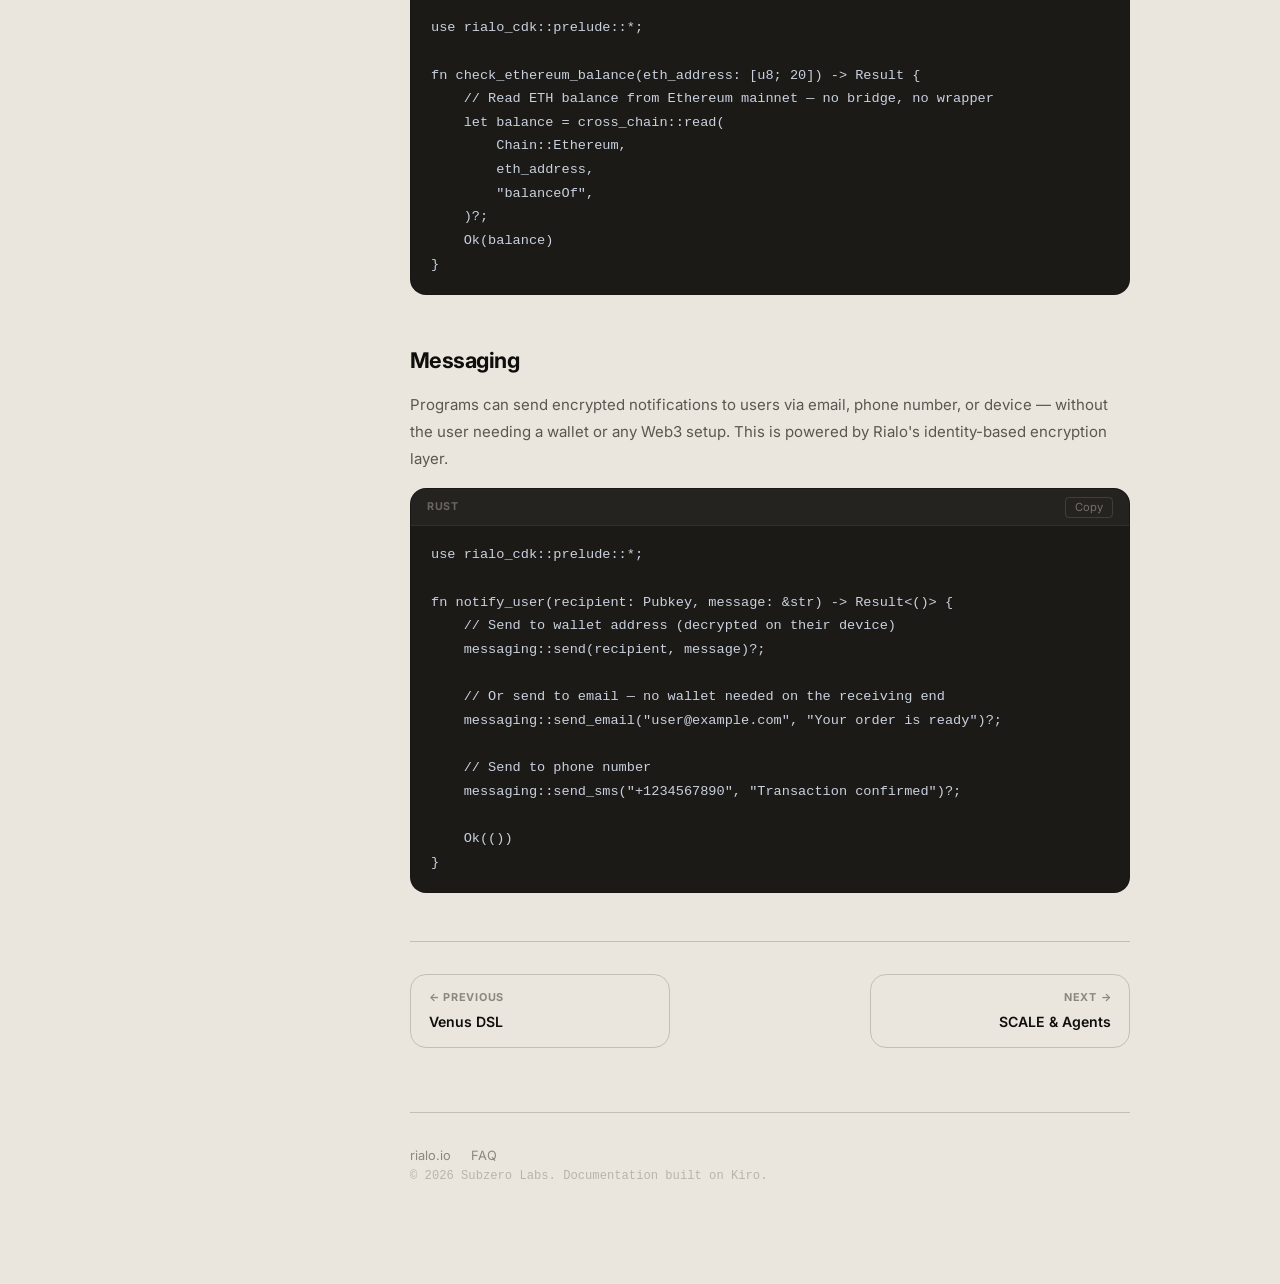
<file: pages/native-primitives.html>
﻿<!DOCTYPE html>
<html lang="en">
<head>
  <meta charset="UTF-8" />
  <meta name="viewport" content="width=device-width, initial-scale=1.0" />
  <title>Native Primitives — Rialo Docs</title>
  <link rel="stylesheet" href="../assets/css/style.css" />
  <link rel="stylesheet" href="../assets/css/prism.css" />
</head>
<body>
  <header class="topnav">
    <div class="topnav-left">
      <button class="sidebar-toggle" aria-label="Toggle sidebar" onclick="toggleSidebar()"><span></span><span></span><span></span></button>
      <a href="../index.html" class="logo"><span class="logo-mark">●</span><span class="logo-text">Rialo Docs</span></a>
    </div>
    <div class="topnav-center">
      <div class="search-bar">
        <svg width="16" height="16" viewBox="0 0 24 24" fill="none" stroke="currentColor" stroke-width="2"><circle cx="11" cy="11" r="8"/><path d="m21 21-4.35-4.35"/></svg>
        <input type="text" placeholder="Search docs…" id="search-input" /><kbd>⌘K</kbd>
      </div>
    </div>
    <div class="topnav-right">
      <a href="https://docs.google.com/forms/d/e/1FAIpQLSfc87ZbBI0PSa5FAuRnrfJoK_X7xe_bOUI6Gw5clDwoxgCUlA/viewform" target="_blank" class="btn btn-primary">Apply for Early Access</a>
    </div>
  </header>

  <div class="layout">
    <aside class="sidebar" id="sidebar">
      <nav class="sidebar-nav">
        <div class="nav-section">
          <span class="nav-section-title">Overview</span>
          <a href="../index.html" class="nav-link">Introduction</a>
          <a href="getting-started.html" class="nav-link">Getting Started</a>
        </div>
        <div class="nav-section">
          <span class="nav-section-title">Core Concepts</span>
          <a href="core-concepts.html" class="nav-link">Architecture</a>
          <a href="venus-dsl.html" class="nav-link">Venus DSL</a>
          <a href="native-primitives.html" class="nav-link active">Native Primitives</a>
        </div>
        <div class="nav-section">
          <span class="nav-section-title">Use Cases</span>
          <a href="scale-agents.html" class="nav-link">SCALE &amp; Agents</a>
          <a href="rwa.html" class="nav-link">Real World Assets</a>
          <a href="privacy-security.html" class="nav-link">Privacy &amp; Security</a>
        </div>
        <div class="nav-section">
          <span class="nav-section-title">Reference</span>
          <a href="cdk-reference.html" class="nav-link">CDK Reference</a>
          <a href="faq.html" class="nav-link">FAQ</a>
        </div>
        <div class="nav-section">
          <span class="nav-section-title">Community</span>
          <a href="https://www.rialo.io" target="_blank" class="nav-link nav-external">rialo.io ↗</a>
          <a href="https://discord.com/invite/RialoProtocol" target="_blank" class="nav-link nav-external">Discord ↗</a>
          <a href="https://x.com/RialoHQ" target="_blank" class="nav-link nav-external">Twitter / X ↗</a>
        </div>
      </nav>
    </aside>

    <main class="content">
      <div class="content-inner">

        <div class="page-header">
          <div class="breadcrumb"><a href="../index.html">Docs</a> › Core Concepts › Native Primitives</div>
          <h1>Native Primitives</h1>
          <p class="lead">HTTPS on-chain, real-time price feeds, native randomness, and timers — built into the protocol, not bolted on.</p>
        </div>

        <div class="toc">
          <div class="toc-title">On this page</div>
          <ul>
            <li><a href="#https">HTTPS on-chain</a></li>
            <li><a href="#price-feeds">Price feeds</a></li>
            <li><a href="#randomness">Randomness</a></li>
            <li><a href="#timers">Timers</a></li>
            <li><a href="#cross-chain">Cross-chain data</a></li>
            <li><a href="#messaging">Messaging</a></li>
          </ul>
        </div>

        <div class="callout callout-info">
          <div class="callout-icon">ℹ️</div>
          <div class="callout-body">
            <div class="callout-title">The middleware problem</div>
            <p>Every capability on this page replaces a category of external service that developers on other chains must source, integrate, pay for separately, and monitor. On Rialo, they are protocol-level primitives with stable, predictable costs and no additional trust assumptions.</p>
          </div>
        </div>

        <h2 id="https">HTTPS on-chain</h2>
        <p>Rialo programs can make <strong>secure HTTPS requests directly from on-chain code</strong>, verified via Trusted Execution Environments (TEEs). No third-party oracle or off-chain relay is required. The request is issued by the Rialo node, the response is verified in the TEE enclave, and the result is committed to the chain as part of the transaction.</p>

        <p>This enables smart contracts to read from any public API — weather data, sports scores, stock prices, credit scores, shipping status — without an intermediary.</p>

        <div class="code-block">
          <div class="code-header"><span class="code-lang">rust</span><button class="copy-btn" onclick="copyCode(this)">Copy</button></div>
          <pre><code class="language-rust">use rialo_cdk::prelude::*;
use rialo_venus_dsl::rialo;

rialo! {
    state {
        last_weather_code: u32,
        city: String,
    }

    program {
        // Fetch weather data every 6 hours — no oracle needed
        EVERY 6h => refresh_weather();

        fn refresh_weather() {
            let resp = https::get(
                format!("https://api.weather.example/v1/current?city={}", state.city)
            ).expect("HTTPS call failed");

            let data: WeatherResponse = resp.json();
            state.last_weather_code = data.condition_code;

            if data.condition_code == SEVERE_WEATHER {
                emit!(SevereWeatherAlert { city: state.city.clone() });
            }
        }
    }
}

#[derive(Deserialize)]
struct WeatherResponse {
    condition_code: u32,
    temperature_c: f64,
}</code></pre>
        </div>

        <h3>How TEE verification works</h3>
        <p>When a program issues an <code>https::get()</code> call:</p>
        <ol>
          <li>The Rialo node issues the request from within a TEE enclave (e.g. Intel TDX or AMD SEV-SNP)</li>
          <li>The TLS session is established inside the enclave — no node operator can see or modify the response</li>
          <li>The enclave produces a cryptographic attestation that proves: (a) the correct URL was fetched, (b) the response was not tampered with</li>
          <li>The attestation is verified by the rest of the network before the state change is committed</li>
        </ol>

        <div class="callout callout-warning">
          <div class="callout-icon">⚠️</div>
          <div class="callout-body">
            <div class="callout-title">Determinism requirement</div>
            <p>Because all nodes in the network must agree on state, HTTPS calls must return <strong>deterministic, cacheable responses</strong> within a given block. Rialo's runtime enforces response caching within a block window — the same URL called multiple times in one block returns the same result.</p>
          </div>
        </div>

        <h2 id="price-feeds">Price feeds</h2>
        <p>Rialo has <strong>native on-chain price feeds</strong> with stable costs. Unlike external oracle services (Chainlink, Pyth), price data is sourced and aggregated at the protocol level — no third party to trust, no per-request fee, no latency from a separate network.</p>

        <div class="code-block">
          <div class="code-header"><span class="code-lang">rust</span><button class="copy-btn" onclick="copyCode(this)">Copy</button></div>
          <pre><code class="language-rust">use rialo_cdk::prelude::*;

fn check_collateral_ratio(ctx: Context) -> Result<()> {
    // Get latest price — synchronous, no async call needed
    let btc_price = price_feed::get("BTC/USD")?;
    let eth_price = price_feed::get("ETH/USD")?;

    // Prices include confidence intervals for risk calculations
    let btc = price_feed::get_with_confidence("BTC/USD")?;
    msg!("BTC price: {} ± {}", btc.price, btc.confidence);

    // Historical price (TWAP over 1h)
    let btc_twap = price_feed::twap("BTC/USD", Duration::hours(1))?;

    Ok(())
}</code></pre>
        </div>

        <h3>Available feed types</h3>
        <div class="stack-table-wrap">
          <table class="stack-table">
            <thead><tr><th>Function</th><th>Description</th></tr></thead>
            <tbody>
              <tr><td><code>price_feed::get(pair)</code></td><td>Latest price for a trading pair</td></tr>
              <tr><td><code>price_feed::get_with_confidence(pair)</code></td><td>Price + confidence interval</td></tr>
              <tr><td><code>price_feed::twap(pair, duration)</code></td><td>Time-weighted average price</td></tr>
              <tr><td><code>price_feed::below(pair, threshold)</code></td><td>Event trigger — fires when price drops below value</td></tr>
              <tr><td><code>price_feed::above(pair, threshold)</code></td><td>Event trigger — fires when price rises above value</td></tr>
              <tr><td><code>price_feed::change(pair, pct)</code></td><td>Event trigger — fires on percentage change</td></tr>
            </tbody>
          </table>
        </div>

        <h2 id="randomness">Randomness</h2>
        <p>True on-chain randomness is a first-class primitive in Rialo's REX runtime. No VRF service, no commit-reveal scheme, no external dependency. The random seed is generated inside the TEE at execution time and is verifiably unpredictable and unbiasable.</p>

        <div class="code-block">
          <div class="code-header"><span class="code-lang">rust</span><button class="copy-btn" onclick="copyCode(this)">Copy</button></div>
          <pre><code class="language-rust">use rialo_cdk::prelude::*;

rialo! {
    state {
        participants: Vec<Pubkey>,
        winner: Option<Pubkey>,
    }

    program {
        fn enter(ctx: Context) {
            state.participants.push(ctx.signer);
        }

        fn draw_winner(ctx: Context) {
            require!(!state.participants.is_empty(), ErrorCode::NoParticipants);

            // Native randomness — one line, no external service
            let idx = random::range(0, state.participants.len() as u64) as usize;
            state.winner = Some(state.participants[idx]);

            emit!(WinnerSelected { winner: state.winner.unwrap() });
        }
    }
}</code></pre>
        </div>

        <h2 id="timers">Timers</h2>
        <p>Timers in Rialo are native protocol primitives expressed through the Venus DSL's <code>AFTER</code> and <code>EVERY</code> keywords. See the <a href="venus-dsl.html" class="inline-link">Venus DSL reference</a> for full details. The key point: these are registered with the protocol at deployment time and execute at the network level — no hosted scheduler, no external service, no uptime concern.</p>

        <div class="code-block">
          <div class="code-header"><span class="code-lang">rust</span><button class="copy-btn" onclick="copyCode(this)">Copy</button></div>
          <pre><code class="language-rust">program {
    EVERY 1h  => hourly_task();     // runs every hour
    EVERY 24h => daily_report();    // runs every day
    AFTER 7d  => trial_expiry();    // runs once after 7 days
}</code></pre>
        </div>

        <h2 id="cross-chain">Cross-chain data</h2>
        <p>Rialo can read state from other chains without bridges or wrappers. Cross-chain data is treated as a native read operation — the protocol handles proof verification under the hood.</p>

        <div class="code-block">
          <div class="code-header"><span class="code-lang">rust</span><button class="copy-btn" onclick="copyCode(this)">Copy</button></div>
          <pre><code class="language-rust">use rialo_cdk::prelude::*;

fn check_ethereum_balance(eth_address: [u8; 20]) -> Result<u128> {
    // Read ETH balance from Ethereum mainnet — no bridge, no wrapper
    let balance = cross_chain::read(
        Chain::Ethereum,
        eth_address,
        "balanceOf",
    )?;
    Ok(balance)
}</code></pre>
        </div>

        <h2 id="messaging">Messaging</h2>
        <p>Programs can send encrypted notifications to users via email, phone number, or device — without the user needing a wallet or any Web3 setup. This is powered by Rialo's identity-based encryption layer.</p>

        <div class="code-block">
          <div class="code-header"><span class="code-lang">rust</span><button class="copy-btn" onclick="copyCode(this)">Copy</button></div>
          <pre><code class="language-rust">use rialo_cdk::prelude::*;

fn notify_user(recipient: Pubkey, message: &str) -> Result<()> {
    // Send to wallet address (decrypted on their device)
    messaging::send(recipient, message)?;

    // Or send to email — no wallet needed on the receiving end
    messaging::send_email("user@example.com", "Your order is ready")?;

    // Send to phone number
    messaging::send_sms("+1234567890", "Transaction confirmed")?;

    Ok(())
}</code></pre>
        </div>

        <div class="page-nav">
          <a href="venus-dsl.html" class="page-nav-item">
            <div class="page-nav-label">← Previous</div>
            <div class="page-nav-title">Venus DSL</div>
          </a>
          <a href="scale-agents.html" class="page-nav-item next">
            <div class="page-nav-label">Next →</div>
            <div class="page-nav-title">SCALE &amp; Agents</div>
          </a>
        </div>

        <footer class="doc-footer">
          <div class="footer-links">
            <a href="https://www.rialo.io" target="_blank">rialo.io</a>
            <a href="faq.html">FAQ</a>
          </div>
          <p class="footer-copy">© 2026 Subzero Labs. Documentation built on Kiro.</p>
        </footer>

      </div>
    </main>
  </div>
  <script src="../assets/js/prism.js"></script>
  <script src="../assets/js/main.js"></script>
</body>
</html>
</file>
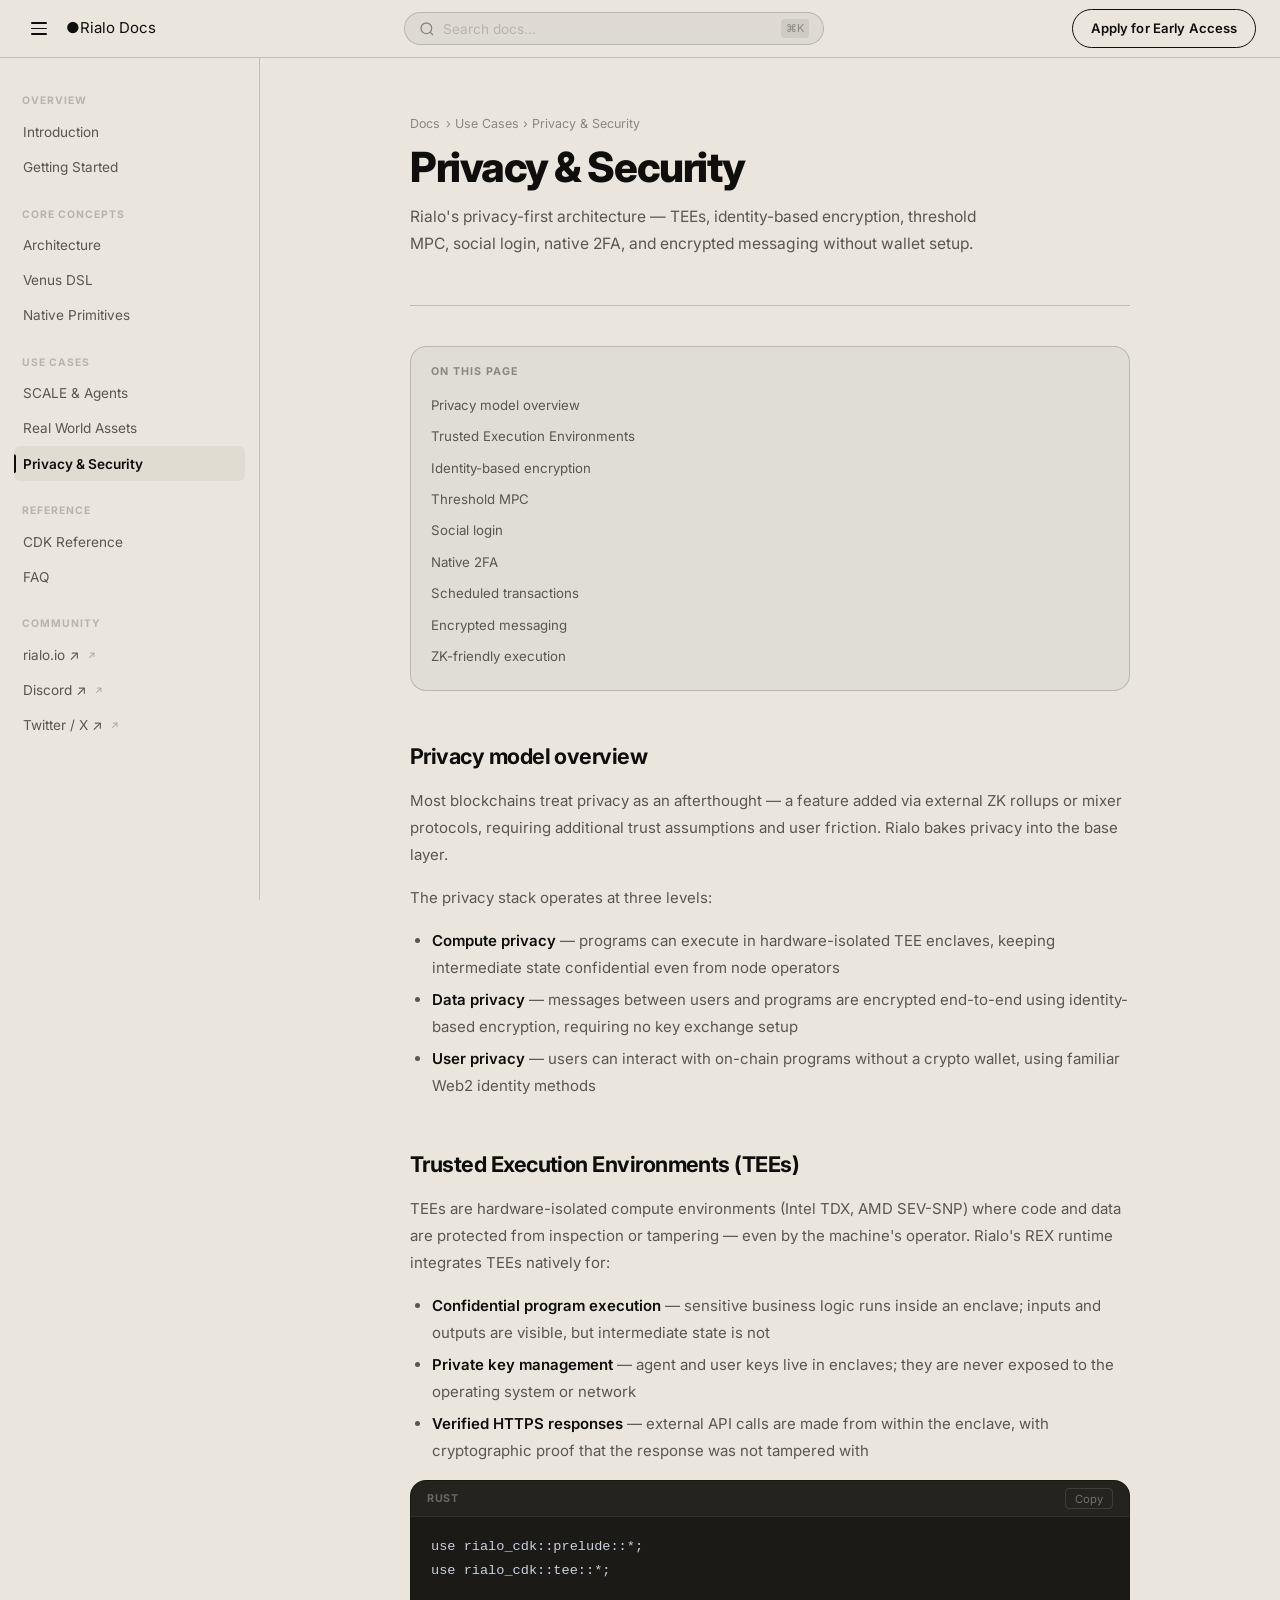
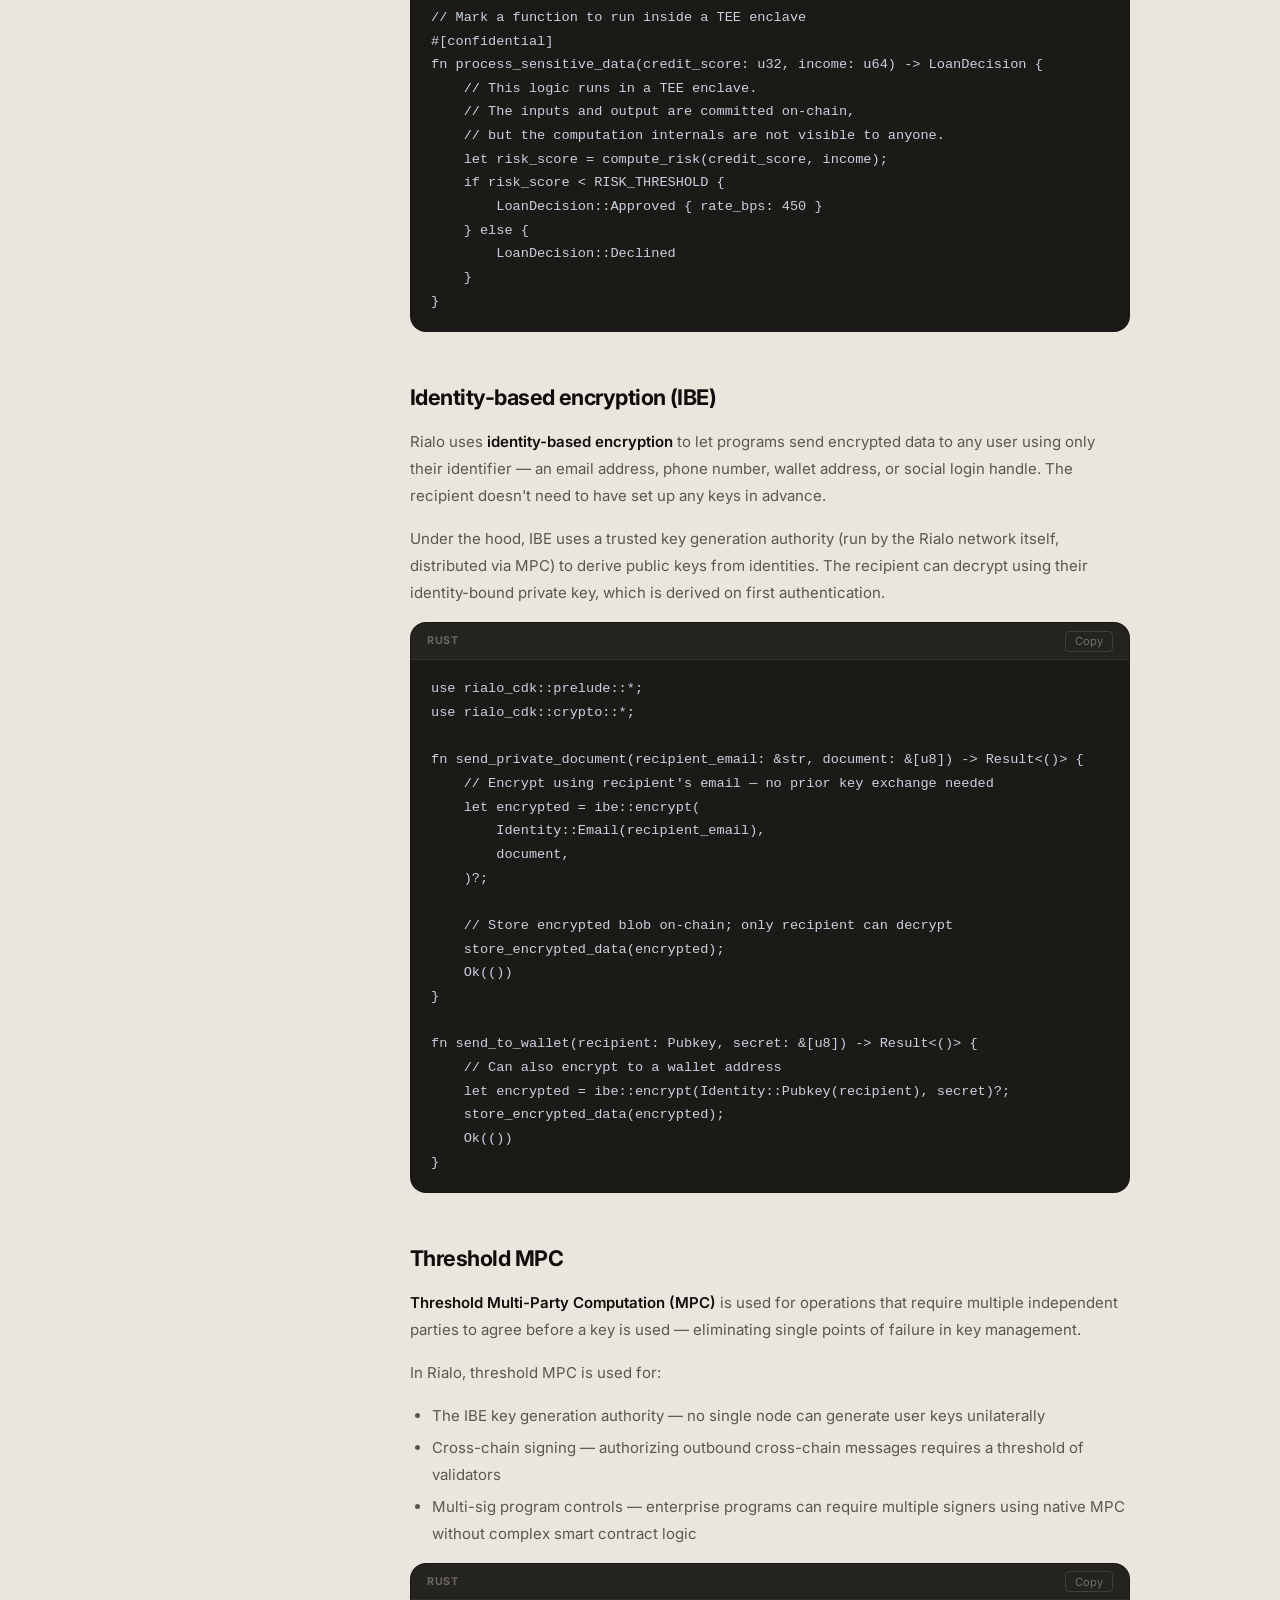
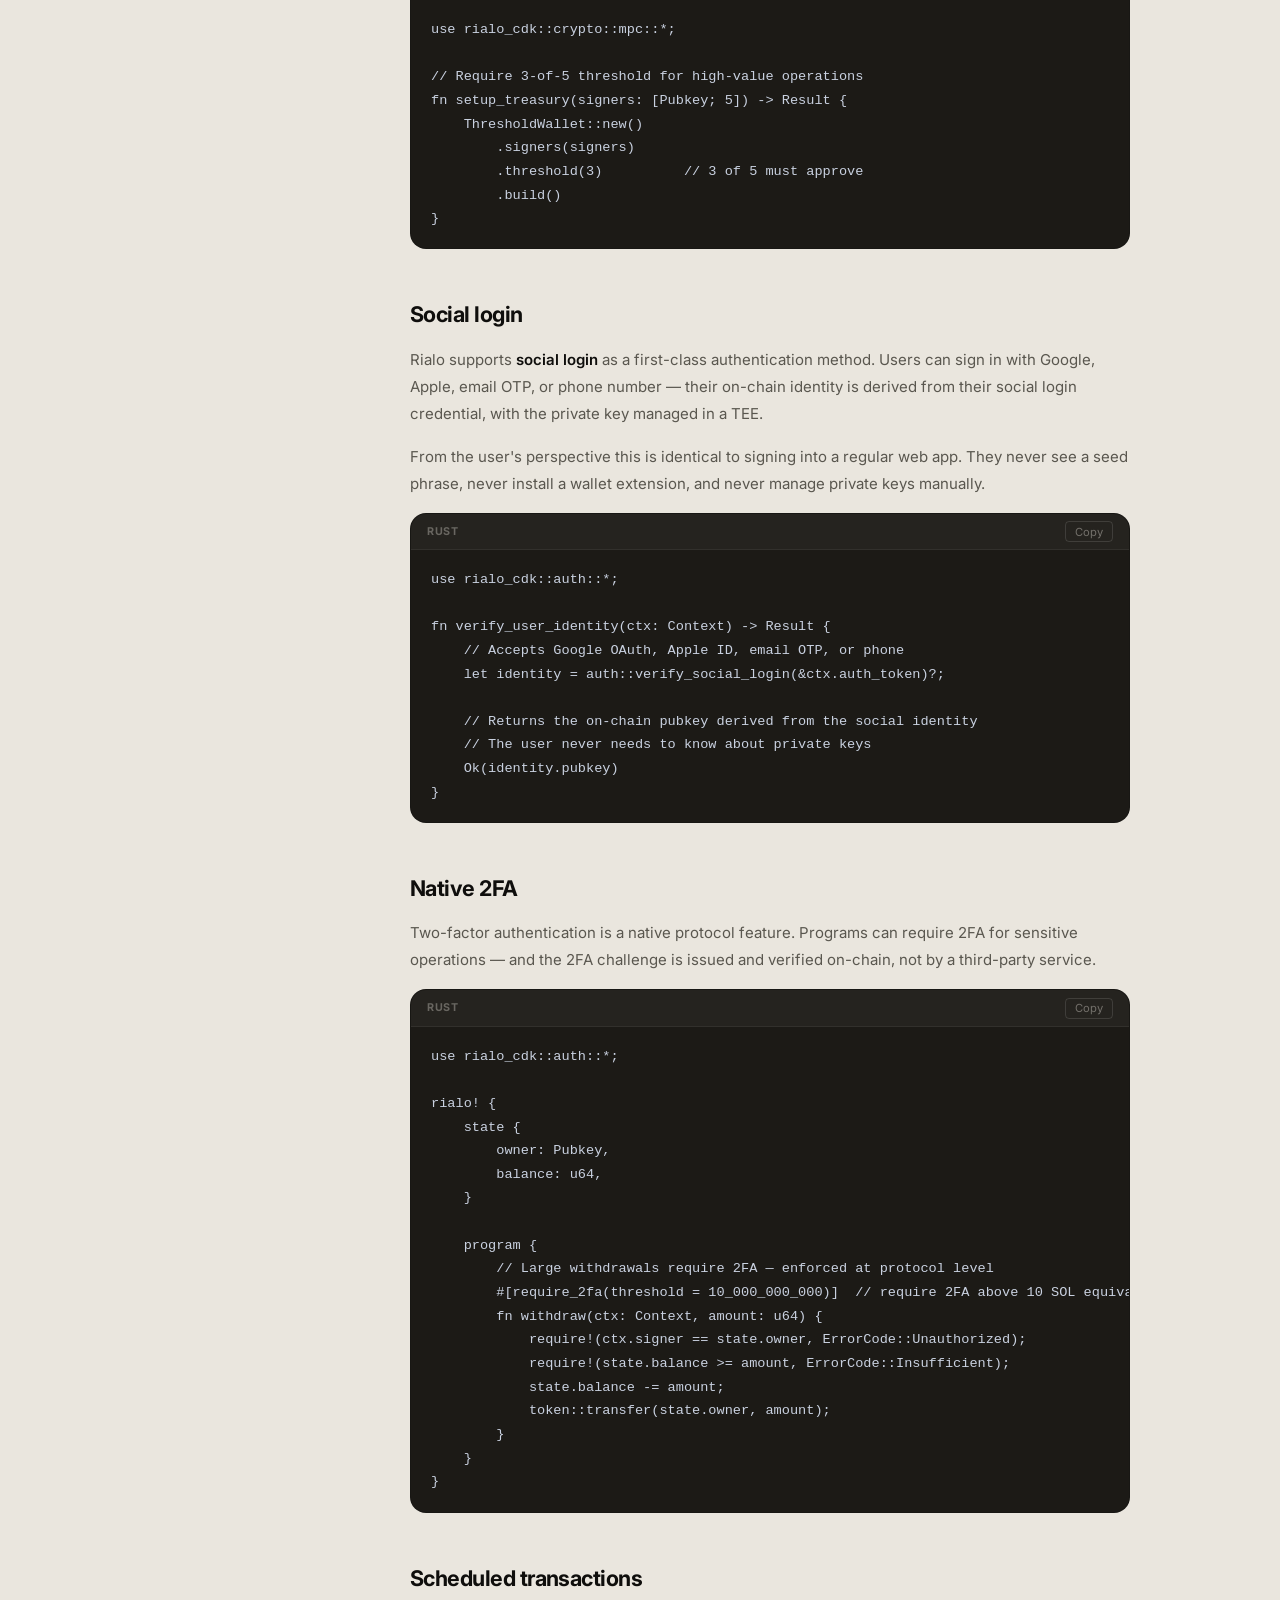
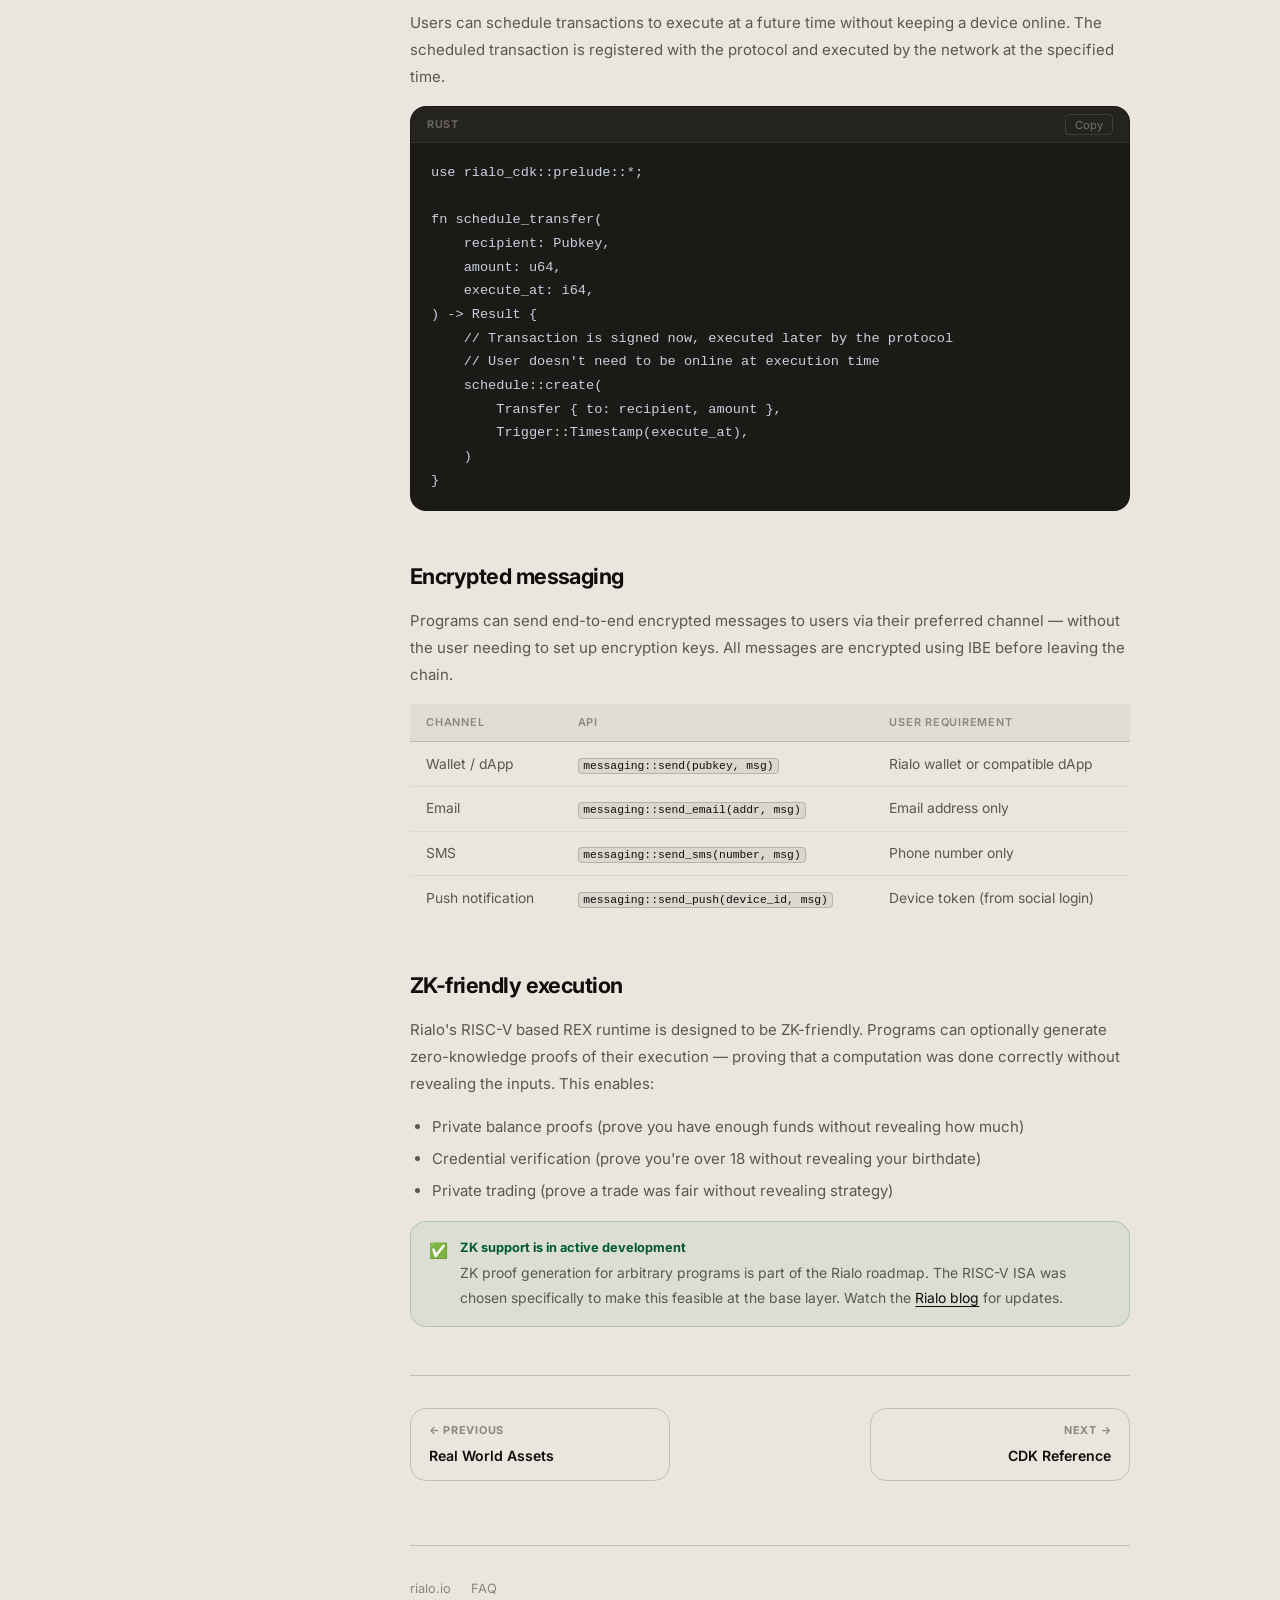
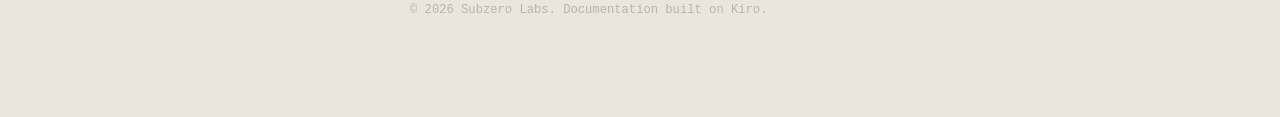
<file: pages/privacy-security.html>
﻿<!DOCTYPE html>
<html lang="en">
<head>
  <meta charset="UTF-8" />
  <meta name="viewport" content="width=device-width, initial-scale=1.0" />
  <title>Privacy &amp; Security — Rialo Docs</title>
  <link rel="stylesheet" href="../assets/css/style.css" />
  <link rel="stylesheet" href="../assets/css/prism.css" />
</head>
<body>
  <header class="topnav">
    <div class="topnav-left">
      <button class="sidebar-toggle" aria-label="Toggle sidebar" onclick="toggleSidebar()"><span></span><span></span><span></span></button>
      <a href="../index.html" class="logo"><span class="logo-mark">●</span><span class="logo-text">Rialo Docs</span></a>
    </div>
    <div class="topnav-center">
      <div class="search-bar">
        <svg width="16" height="16" viewBox="0 0 24 24" fill="none" stroke="currentColor" stroke-width="2"><circle cx="11" cy="11" r="8"/><path d="m21 21-4.35-4.35"/></svg>
        <input type="text" placeholder="Search docs…" id="search-input" /><kbd>⌘K</kbd>
      </div>
    </div>
    <div class="topnav-right">
      <a href="https://docs.google.com/forms/d/e/1FAIpQLSfc87ZbBI0PSa5FAuRnrfJoK_X7xe_bOUI6Gw5clDwoxgCUlA/viewform" target="_blank" class="btn btn-primary">Apply for Early Access</a>
    </div>
  </header>

  <div class="layout">
    <aside class="sidebar" id="sidebar">
      <nav class="sidebar-nav">
        <div class="nav-section">
          <span class="nav-section-title">Overview</span>
          <a href="../index.html" class="nav-link">Introduction</a>
          <a href="getting-started.html" class="nav-link">Getting Started</a>
        </div>
        <div class="nav-section">
          <span class="nav-section-title">Core Concepts</span>
          <a href="core-concepts.html" class="nav-link">Architecture</a>
          <a href="venus-dsl.html" class="nav-link">Venus DSL</a>
          <a href="native-primitives.html" class="nav-link">Native Primitives</a>
        </div>
        <div class="nav-section">
          <span class="nav-section-title">Use Cases</span>
          <a href="scale-agents.html" class="nav-link">SCALE &amp; Agents</a>
          <a href="rwa.html" class="nav-link">Real World Assets</a>
          <a href="privacy-security.html" class="nav-link active">Privacy &amp; Security</a>
        </div>
        <div class="nav-section">
          <span class="nav-section-title">Reference</span>
          <a href="cdk-reference.html" class="nav-link">CDK Reference</a>
          <a href="faq.html" class="nav-link">FAQ</a>
        </div>
        <div class="nav-section">
          <span class="nav-section-title">Community</span>
          <a href="https://www.rialo.io" target="_blank" class="nav-link nav-external">rialo.io ↗</a>
          <a href="https://discord.com/invite/RialoProtocol" target="_blank" class="nav-link nav-external">Discord ↗</a>
          <a href="https://x.com/RialoHQ" target="_blank" class="nav-link nav-external">Twitter / X ↗</a>
        </div>
      </nav>
    </aside>

    <main class="content">
      <div class="content-inner">

        <div class="page-header">
          <div class="breadcrumb"><a href="../index.html">Docs</a> › Use Cases › Privacy &amp; Security</div>
          <h1>Privacy &amp; Security</h1>
          <p class="lead">Rialo's privacy-first architecture — TEEs, identity-based encryption, threshold MPC, social login, native 2FA, and encrypted messaging without wallet setup.</p>
        </div>

        <div class="toc">
          <div class="toc-title">On this page</div>
          <ul>
            <li><a href="#overview">Privacy model overview</a></li>
            <li><a href="#tee">Trusted Execution Environments</a></li>
            <li><a href="#ibe">Identity-based encryption</a></li>
            <li><a href="#mpc">Threshold MPC</a></li>
            <li><a href="#social-login">Social login</a></li>
            <li><a href="#2fa">Native 2FA</a></li>
            <li><a href="#scheduled-tx">Scheduled transactions</a></li>
            <li><a href="#encrypted-messaging">Encrypted messaging</a></li>
            <li><a href="#zk">ZK-friendly execution</a></li>
          </ul>
        </div>

        <h2 id="overview">Privacy model overview</h2>
        <p>Most blockchains treat privacy as an afterthought — a feature added via external ZK rollups or mixer protocols, requiring additional trust assumptions and user friction. Rialo bakes privacy into the base layer.</p>

        <p>The privacy stack operates at three levels:</p>
        <ul>
          <li><strong>Compute privacy</strong> — programs can execute in hardware-isolated TEE enclaves, keeping intermediate state confidential even from node operators</li>
          <li><strong>Data privacy</strong> — messages between users and programs are encrypted end-to-end using identity-based encryption, requiring no key exchange setup</li>
          <li><strong>User privacy</strong> — users can interact with on-chain programs without a crypto wallet, using familiar Web2 identity methods</li>
        </ul>

        <h2 id="tee">Trusted Execution Environments (TEEs)</h2>
        <p>TEEs are hardware-isolated compute environments (Intel TDX, AMD SEV-SNP) where code and data are protected from inspection or tampering — even by the machine's operator. Rialo's REX runtime integrates TEEs natively for:</p>

        <ul>
          <li><strong>Confidential program execution</strong> — sensitive business logic runs inside an enclave; inputs and outputs are visible, but intermediate state is not</li>
          <li><strong>Private key management</strong> — agent and user keys live in enclaves; they are never exposed to the operating system or network</li>
          <li><strong>Verified HTTPS responses</strong> — external API calls are made from within the enclave, with cryptographic proof that the response was not tampered with</li>
        </ul>

        <div class="code-block">
          <div class="code-header"><span class="code-lang">rust</span><button class="copy-btn" onclick="copyCode(this)">Copy</button></div>
          <pre><code class="language-rust">use rialo_cdk::prelude::*;
use rialo_cdk::tee::*;

// Mark a function to run inside a TEE enclave
#[confidential]
fn process_sensitive_data(credit_score: u32, income: u64) -> LoanDecision {
    // This logic runs in a TEE enclave.
    // The inputs and output are committed on-chain,
    // but the computation internals are not visible to anyone.
    let risk_score = compute_risk(credit_score, income);
    if risk_score < RISK_THRESHOLD {
        LoanDecision::Approved { rate_bps: 450 }
    } else {
        LoanDecision::Declined
    }
}</code></pre>
        </div>

        <h2 id="ibe">Identity-based encryption (IBE)</h2>
        <p>Rialo uses <strong>identity-based encryption</strong> to let programs send encrypted data to any user using only their identifier — an email address, phone number, wallet address, or social login handle. The recipient doesn't need to have set up any keys in advance.</p>

        <p>Under the hood, IBE uses a trusted key generation authority (run by the Rialo network itself, distributed via MPC) to derive public keys from identities. The recipient can decrypt using their identity-bound private key, which is derived on first authentication.</p>

        <div class="code-block">
          <div class="code-header"><span class="code-lang">rust</span><button class="copy-btn" onclick="copyCode(this)">Copy</button></div>
          <pre><code class="language-rust">use rialo_cdk::prelude::*;
use rialo_cdk::crypto::*;

fn send_private_document(recipient_email: &str, document: &[u8]) -> Result<()> {
    // Encrypt using recipient's email — no prior key exchange needed
    let encrypted = ibe::encrypt(
        Identity::Email(recipient_email),
        document,
    )?;

    // Store encrypted blob on-chain; only recipient can decrypt
    store_encrypted_data(encrypted);
    Ok(())
}

fn send_to_wallet(recipient: Pubkey, secret: &[u8]) -> Result<()> {
    // Can also encrypt to a wallet address
    let encrypted = ibe::encrypt(Identity::Pubkey(recipient), secret)?;
    store_encrypted_data(encrypted);
    Ok(())
}</code></pre>
        </div>

        <h2 id="mpc">Threshold MPC</h2>
        <p><strong>Threshold Multi-Party Computation (MPC)</strong> is used for operations that require multiple independent parties to agree before a key is used — eliminating single points of failure in key management.</p>

        <p>In Rialo, threshold MPC is used for:</p>
        <ul>
          <li>The IBE key generation authority — no single node can generate user keys unilaterally</li>
          <li>Cross-chain signing — authorizing outbound cross-chain messages requires a threshold of validators</li>
          <li>Multi-sig program controls — enterprise programs can require multiple signers using native MPC without complex smart contract logic</li>
        </ul>

        <div class="code-block">
          <div class="code-header"><span class="code-lang">rust</span><button class="copy-btn" onclick="copyCode(this)">Copy</button></div>
          <pre><code class="language-rust">use rialo_cdk::crypto::mpc::*;

// Require 3-of-5 threshold for high-value operations
fn setup_treasury(signers: [Pubkey; 5]) -> Result<ThresholdWallet> {
    ThresholdWallet::new()
        .signers(signers)
        .threshold(3)          // 3 of 5 must approve
        .build()
}</code></pre>
        </div>

        <h2 id="social-login">Social login</h2>
        <p>Rialo supports <strong>social login</strong> as a first-class authentication method. Users can sign in with Google, Apple, email OTP, or phone number — their on-chain identity is derived from their social login credential, with the private key managed in a TEE.</p>

        <p>From the user's perspective this is identical to signing into a regular web app. They never see a seed phrase, never install a wallet extension, and never manage private keys manually.</p>

        <div class="code-block">
          <div class="code-header"><span class="code-lang">rust</span><button class="copy-btn" onclick="copyCode(this)">Copy</button></div>
          <pre><code class="language-rust">use rialo_cdk::auth::*;

fn verify_user_identity(ctx: Context) -> Result<Pubkey> {
    // Accepts Google OAuth, Apple ID, email OTP, or phone
    let identity = auth::verify_social_login(&ctx.auth_token)?;

    // Returns the on-chain pubkey derived from the social identity
    // The user never needs to know about private keys
    Ok(identity.pubkey)
}</code></pre>
        </div>

        <h2 id="2fa">Native 2FA</h2>
        <p>Two-factor authentication is a native protocol feature. Programs can require 2FA for sensitive operations — and the 2FA challenge is issued and verified on-chain, not by a third-party service.</p>

        <div class="code-block">
          <div class="code-header"><span class="code-lang">rust</span><button class="copy-btn" onclick="copyCode(this)">Copy</button></div>
          <pre><code class="language-rust">use rialo_cdk::auth::*;

rialo! {
    state {
        owner: Pubkey,
        balance: u64,
    }

    program {
        // Large withdrawals require 2FA — enforced at protocol level
        #[require_2fa(threshold = 10_000_000_000)]  // require 2FA above 10 SOL equivalent
        fn withdraw(ctx: Context, amount: u64) {
            require!(ctx.signer == state.owner, ErrorCode::Unauthorized);
            require!(state.balance >= amount, ErrorCode::Insufficient);
            state.balance -= amount;
            token::transfer(state.owner, amount);
        }
    }
}</code></pre>
        </div>

        <h2 id="scheduled-tx">Scheduled transactions</h2>
        <p>Users can schedule transactions to execute at a future time without keeping a device online. The scheduled transaction is registered with the protocol and executed by the network at the specified time.</p>

        <div class="code-block">
          <div class="code-header"><span class="code-lang">rust</span><button class="copy-btn" onclick="copyCode(this)">Copy</button></div>
          <pre><code class="language-rust">use rialo_cdk::prelude::*;

fn schedule_transfer(
    recipient: Pubkey,
    amount: u64,
    execute_at: i64,
) -> Result<ScheduledTxId> {
    // Transaction is signed now, executed later by the protocol
    // User doesn't need to be online at execution time
    schedule::create(
        Transfer { to: recipient, amount },
        Trigger::Timestamp(execute_at),
    )
}</code></pre>
        </div>

        <h2 id="encrypted-messaging">Encrypted messaging</h2>
        <p>Programs can send end-to-end encrypted messages to users via their preferred channel — without the user needing to set up encryption keys. All messages are encrypted using IBE before leaving the chain.</p>

        <div class="stack-table-wrap">
          <table class="stack-table">
            <thead><tr><th>Channel</th><th>API</th><th>User requirement</th></tr></thead>
            <tbody>
              <tr><td>Wallet / dApp</td><td><code>messaging::send(pubkey, msg)</code></td><td>Rialo wallet or compatible dApp</td></tr>
              <tr><td>Email</td><td><code>messaging::send_email(addr, msg)</code></td><td>Email address only</td></tr>
              <tr><td>SMS</td><td><code>messaging::send_sms(number, msg)</code></td><td>Phone number only</td></tr>
              <tr><td>Push notification</td><td><code>messaging::send_push(device_id, msg)</code></td><td>Device token (from social login)</td></tr>
            </tbody>
          </table>
        </div>

        <h2 id="zk">ZK-friendly execution</h2>
        <p>Rialo's RISC-V based REX runtime is designed to be ZK-friendly. Programs can optionally generate zero-knowledge proofs of their execution — proving that a computation was done correctly without revealing the inputs. This enables:</p>

        <ul>
          <li>Private balance proofs (prove you have enough funds without revealing how much)</li>
          <li>Credential verification (prove you're over 18 without revealing your birthdate)</li>
          <li>Private trading (prove a trade was fair without revealing strategy)</li>
        </ul>

        <div class="callout callout-tip">
          <div class="callout-icon">✅</div>
          <div class="callout-body">
            <div class="callout-title">ZK support is in active development</div>
            <p>ZK proof generation for arbitrary programs is part of the Rialo roadmap. The RISC-V ISA was chosen specifically to make this feasible at the base layer. Watch the <a href="https://www.rialo.io/blog" target="_blank" class="inline-link">Rialo blog</a> for updates.</p>
          </div>
        </div>

        <div class="page-nav">
          <a href="rwa.html" class="page-nav-item">
            <div class="page-nav-label">← Previous</div>
            <div class="page-nav-title">Real World Assets</div>
          </a>
          <a href="cdk-reference.html" class="page-nav-item next">
            <div class="page-nav-label">Next →</div>
            <div class="page-nav-title">CDK Reference</div>
          </a>
        </div>

        <footer class="doc-footer">
          <div class="footer-links">
            <a href="https://www.rialo.io" target="_blank">rialo.io</a>
            <a href="faq.html">FAQ</a>
          </div>
          <p class="footer-copy">© 2026 Subzero Labs. Documentation built on Kiro.</p>
        </footer>

      </div>
    </main>
  </div>
  <script src="../assets/js/prism.js"></script>
  <script src="../assets/js/main.js"></script>
</body>
</html>
</file>
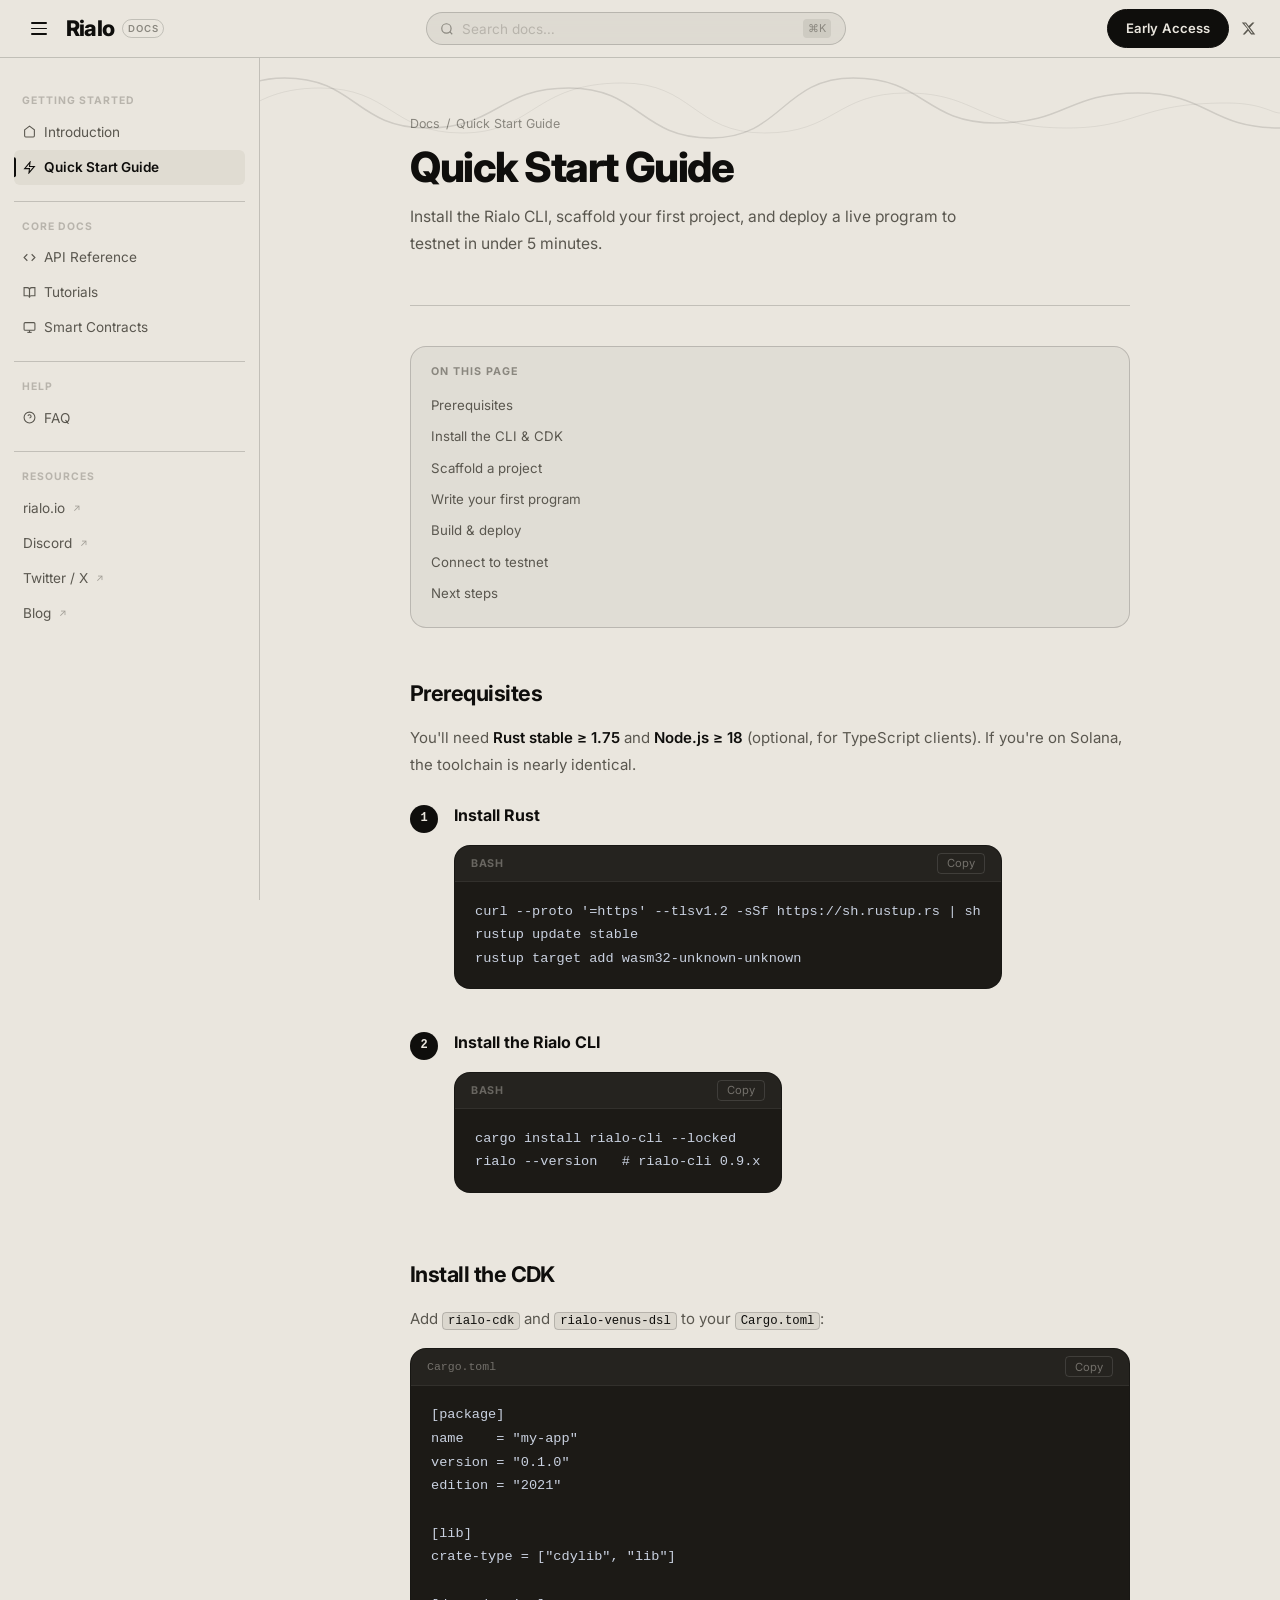
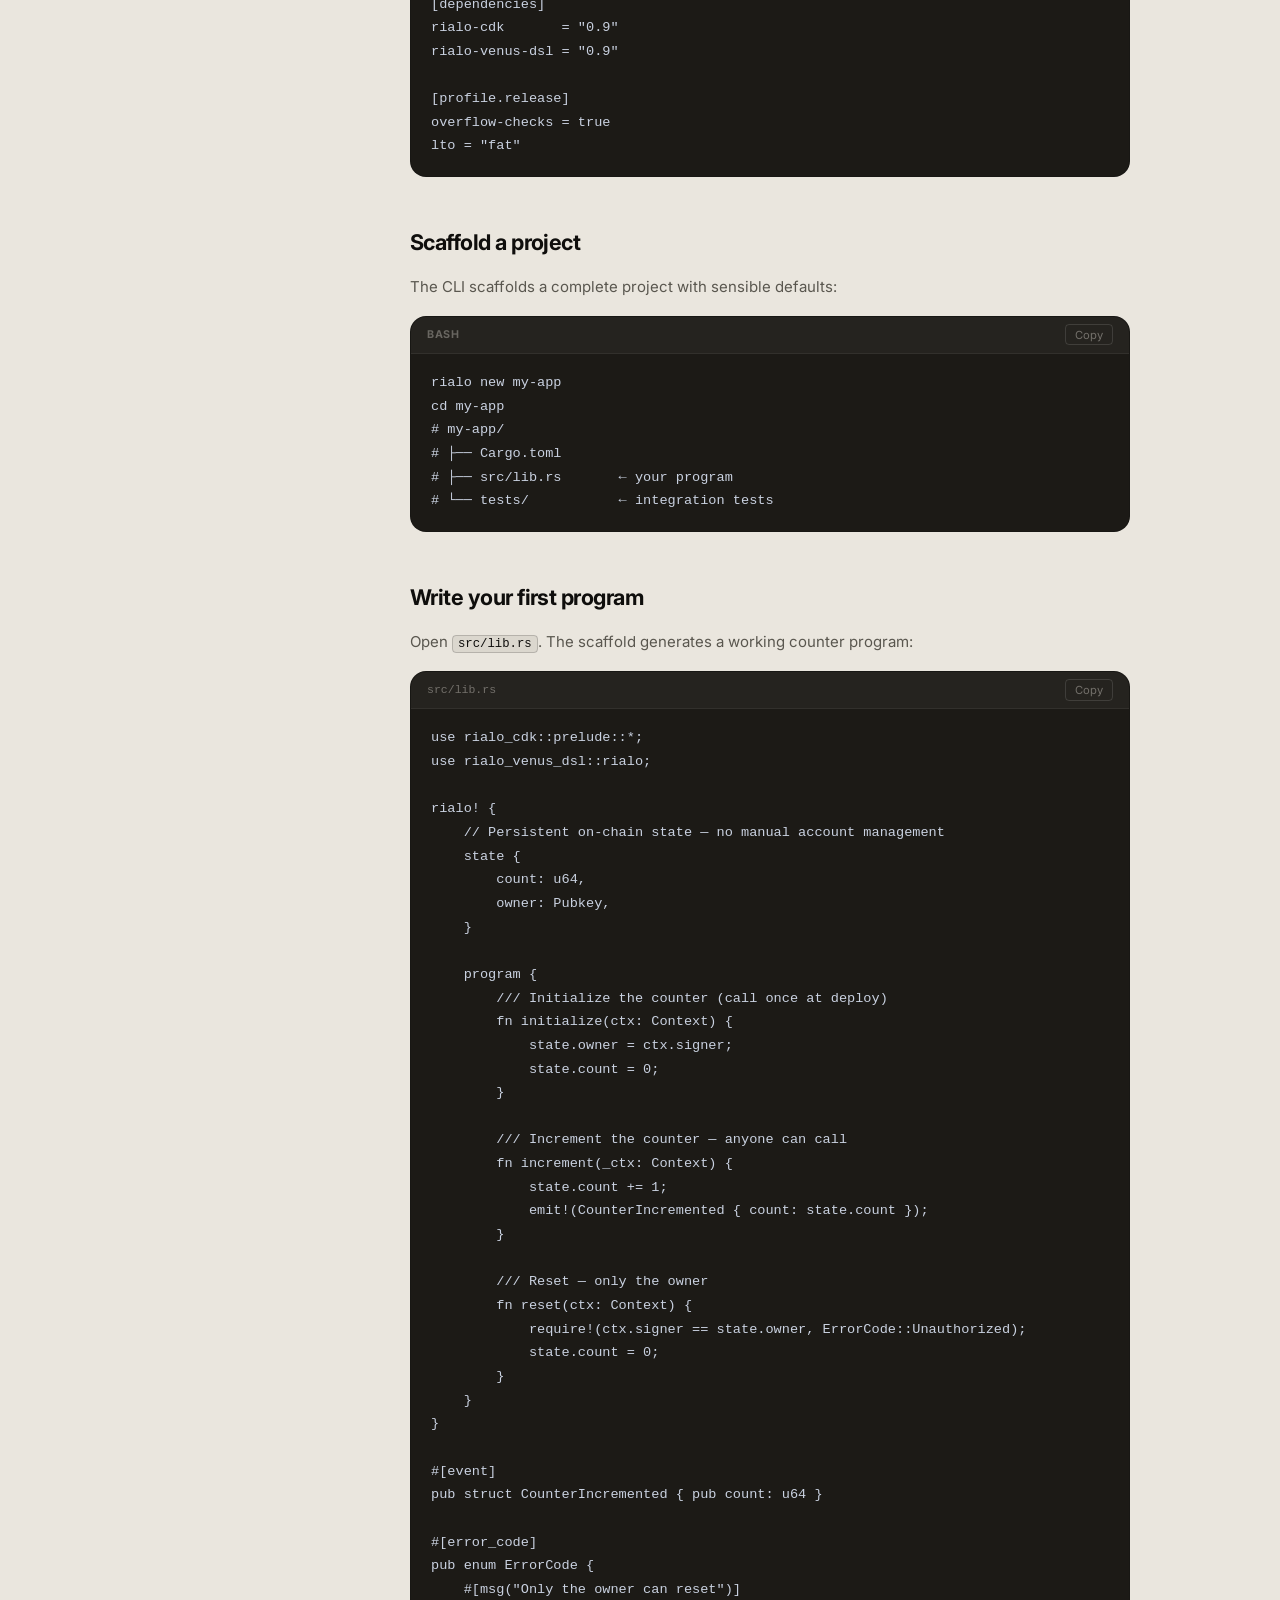
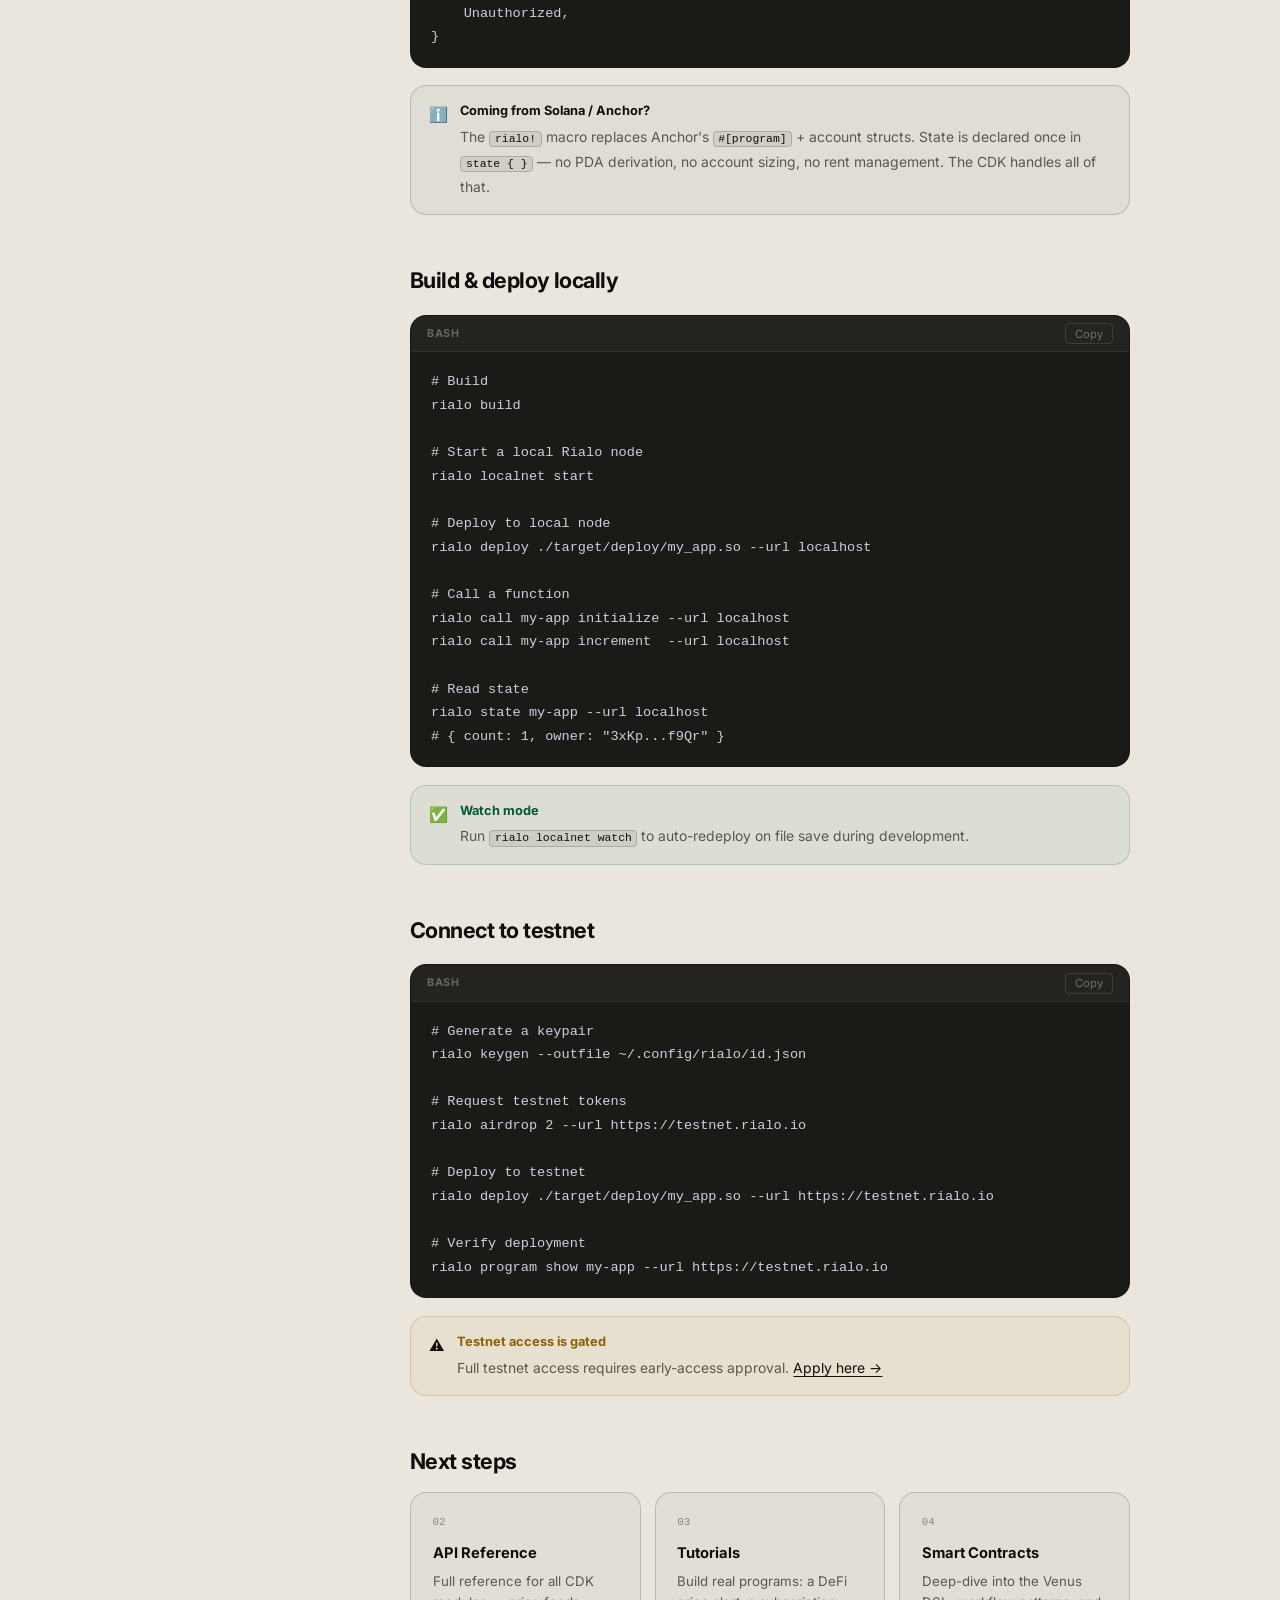
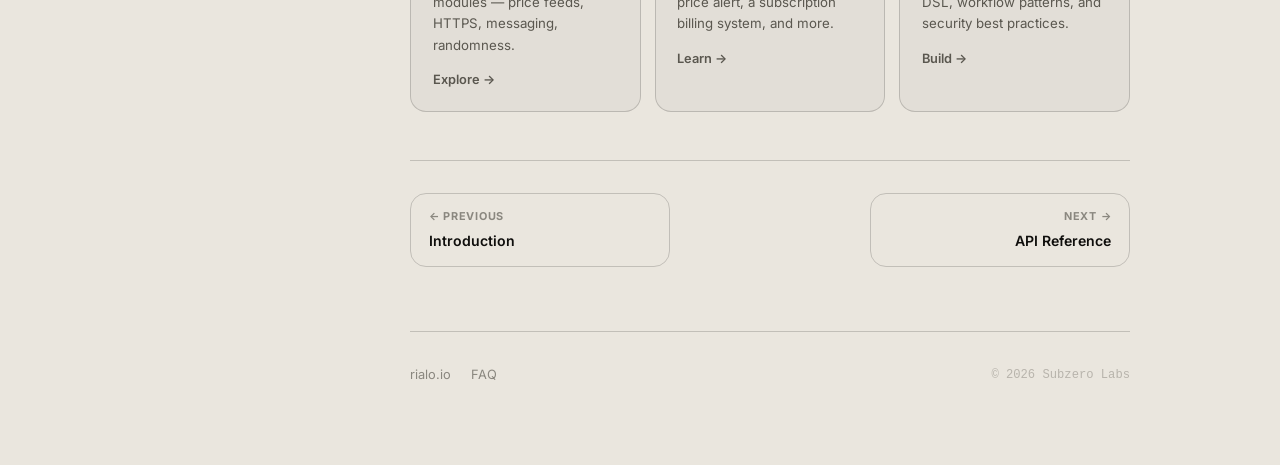
<file: pages/quick-start.html>
<!DOCTYPE html>
<html lang="en">
<head>
  <meta charset="UTF-8" /><meta name="viewport" content="width=device-width, initial-scale=1.0" />
  <title>Quick Start Guide — Rialo Doc</title>
  <link rel="stylesheet" href="../assets/css/style.css" />
  <link rel="stylesheet" href="../assets/css/prism.css" />
</head>
<body data-base="../">
<div id="topnav-mount"></div>
<div class="layout">
  <div id="sidebar-mount"></div>
  <main class="content">
    <div class="content-inner">

      <div class="page-header">
        <div class="breadcrumb"><a href="../index.html">Docs</a><span>/</span>Quick Start Guide</div>
        <h1><span class="grad-text">Quick Start Guide</span></h1>
        <p class="lead">Install the Rialo CLI, scaffold your first project, and deploy a live program to testnet in under 5 minutes.</p>
      </div>

      <div class="toc">
        <div class="toc-title">On this page</div>
        <ul>
          <li><a href="#prerequisites">Prerequisites</a></li>
          <li><a href="#install">Install the CLI &amp; CDK</a></li>
          <li><a href="#scaffold">Scaffold a project</a></li>
          <li><a href="#first-program">Write your first program</a></li>
          <li><a href="#build-deploy">Build &amp; deploy</a></li>
          <li><a href="#testnet">Connect to testnet</a></li>
          <li><a href="#next">Next steps</a></li>
        </ul>
      </div>

      <h2 id="prerequisites">Prerequisites</h2>
      <p>You'll need <strong>Rust stable ≥ 1.75</strong> and <strong>Node.js ≥ 18</strong> (optional, for TypeScript clients). If you're on Solana, the toolchain is nearly identical.</p>

      <div class="steps">
        <div class="step">
          <div class="step-num">1</div>
          <div class="step-content">
            <h3>Install Rust</h3>
            <div class="code-block">
              <div class="code-header"><span class="code-lang">bash</span><button class="copy-btn" onclick="copyCode(this)">Copy</button></div>
              <pre><code class="language-bash">curl --proto '=https' --tlsv1.2 -sSf https://sh.rustup.rs | sh
rustup update stable
rustup target add wasm32-unknown-unknown</code></pre>
            </div>
          </div>
        </div>
        <div class="step">
          <div class="step-num">2</div>
          <div class="step-content">
            <h3>Install the Rialo CLI</h3>
            <div class="code-block">
              <div class="code-header"><span class="code-lang">bash</span><button class="copy-btn" onclick="copyCode(this)">Copy</button></div>
              <pre><code class="language-bash">cargo install rialo-cli --locked
rialo --version   # rialo-cli 0.9.x</code></pre>
            </div>
          </div>
        </div>
      </div>

      <h2 id="install">Install the CDK</h2>
      <p>Add <code>rialo-cdk</code> and <code>rialo-venus-dsl</code> to your <code>Cargo.toml</code>:</p>
      <div class="code-block">
        <div class="code-header"><span class="code-filename">Cargo.toml</span><button class="copy-btn" onclick="copyCode(this)">Copy</button></div>
        <pre><code class="language-toml">[package]
name    = "my-app"
version = "0.1.0"
edition = "2021"

[lib]
crate-type = ["cdylib", "lib"]

[dependencies]
rialo-cdk       = "0.9"
rialo-venus-dsl = "0.9"

[profile.release]
overflow-checks = true
lto = "fat"</code></pre>
      </div>

      <h2 id="scaffold">Scaffold a project</h2>
      <p>The CLI scaffolds a complete project with sensible defaults:</p>
      <div class="code-block">
        <div class="code-header"><span class="code-lang">bash</span><button class="copy-btn" onclick="copyCode(this)">Copy</button></div>
        <pre><code class="language-bash">rialo new my-app
cd my-app
# my-app/
# ├── Cargo.toml
# ├── src/lib.rs       ← your program
# └── tests/           ← integration tests</code></pre>
      </div>

      <h2 id="first-program">Write your first program</h2>
      <p>Open <code>src/lib.rs</code>. The scaffold generates a working counter program:</p>
      <div class="code-block">
        <div class="code-header"><span class="code-filename">src/lib.rs</span><button class="copy-btn" onclick="copyCode(this)">Copy</button></div>
        <pre><code class="language-rust">use rialo_cdk::prelude::*;
use rialo_venus_dsl::rialo;

rialo! {
    // Persistent on-chain state — no manual account management
    state {
        count: u64,
        owner: Pubkey,
    }

    program {
        /// Initialize the counter (call once at deploy)
        fn initialize(ctx: Context) {
            state.owner = ctx.signer;
            state.count = 0;
        }

        /// Increment the counter — anyone can call
        fn increment(_ctx: Context) {
            state.count += 1;
            emit!(CounterIncremented { count: state.count });
        }

        /// Reset — only the owner
        fn reset(ctx: Context) {
            require!(ctx.signer == state.owner, ErrorCode::Unauthorized);
            state.count = 0;
        }
    }
}

#[event]
pub struct CounterIncremented { pub count: u64 }

#[error_code]
pub enum ErrorCode {
    #[msg("Only the owner can reset")]
    Unauthorized,
}</code></pre>
      </div>

      <div class="callout callout-info">
        <div class="callout-icon">ℹ️</div>
        <div class="callout-body">
          <div class="callout-title">Coming from Solana / Anchor?</div>
          <p>The <code>rialo!</code> macro replaces Anchor's <code>#[program]</code> + account structs. State is declared once in <code>state { }</code> — no PDA derivation, no account sizing, no rent management. The CDK handles all of that.</p>
        </div>
      </div>

      <h2 id="build-deploy">Build &amp; deploy locally</h2>
      <div class="code-block">
        <div class="code-header"><span class="code-lang">bash</span><button class="copy-btn" onclick="copyCode(this)">Copy</button></div>
        <pre><code class="language-bash"># Build
rialo build

# Start a local Rialo node
rialo localnet start

# Deploy to local node
rialo deploy ./target/deploy/my_app.so --url localhost

# Call a function
rialo call my-app initialize --url localhost
rialo call my-app increment  --url localhost

# Read state
rialo state my-app --url localhost
# { count: 1, owner: "3xKp...f9Qr" }</code></pre>
      </div>

      <div class="callout callout-tip">
        <div class="callout-icon">✅</div>
        <div class="callout-body">
          <div class="callout-title">Watch mode</div>
          <p>Run <code>rialo localnet watch</code> to auto-redeploy on file save during development.</p>
        </div>
      </div>

      <h2 id="testnet">Connect to testnet</h2>
      <div class="code-block">
        <div class="code-header"><span class="code-lang">bash</span><button class="copy-btn" onclick="copyCode(this)">Copy</button></div>
        <pre><code class="language-bash"># Generate a keypair
rialo keygen --outfile ~/.config/rialo/id.json

# Request testnet tokens
rialo airdrop 2 --url https://testnet.rialo.io

# Deploy to testnet
rialo deploy ./target/deploy/my_app.so --url https://testnet.rialo.io

# Verify deployment
rialo program show my-app --url https://testnet.rialo.io</code></pre>
      </div>

      <div class="callout callout-warning">
        <div class="callout-icon">⚠️</div>
        <div class="callout-body">
          <div class="callout-title">Testnet access is gated</div>
          <p>Full testnet access requires early-access approval. <a href="https://docs.google.com/forms/d/e/1FAIpQLSfc87ZbBI0PSa5FAuRnrfJoK_X7xe_bOUI6Gw5clDwoxgCUlA/viewform" target="_blank" class="inline-link">Apply here →</a></p>
        </div>
      </div>

      <h2 id="next">Next steps</h2>
      <div class="card-grid">
        <a href="api-reference.html" class="card card-glow">
          <div class="card-num">02</div>
          <div class="card-title">API Reference</div>
          <div class="card-body">Full reference for all CDK modules — price feeds, HTTPS, messaging, randomness.</div>
          <div class="card-arrow">Explore →</div>
        </a>
        <a href="tutorials.html" class="card card-glow">
          <div class="card-num">03</div>
          <div class="card-title">Tutorials</div>
          <div class="card-body">Build real programs: a DeFi price alert, a subscription billing system, and more.</div>
          <div class="card-arrow">Learn →</div>
        </a>
        <a href="smart-contracts.html" class="card card-glow">
          <div class="card-num">04</div>
          <div class="card-title">Smart Contracts</div>
          <div class="card-body">Deep-dive into the Venus DSL, workflow patterns, and security best practices.</div>
          <div class="card-arrow">Build →</div>
        </a>
      </div>

      <div class="page-nav">
        <a href="../index.html" class="page-nav-item">
          <div class="page-nav-label">← Previous</div>
          <div class="page-nav-title">Introduction</div>
        </a>
        <a href="api-reference.html" class="page-nav-item next">
          <div class="page-nav-label">Next →</div>
          <div class="page-nav-title">API Reference</div>
        </a>
      </div>

      <footer class="doc-footer">
        <div class="footer-inner">
          <div class="footer-links">
            <a href="https://www.rialo.io" target="_blank">rialo.io</a>
            <a href="faq.html">FAQ</a>
          </div>
          <span class="footer-copy">© 2026 Subzero Labs</span>
        </div>
      </footer>

    </div>
  </main>
</div>
<script src="../assets/js/prism.js"></script>
<script src="../assets/js/nav.js"></script>
<script src="../assets/js/main.js"></script>
</body>
</html>
</file>
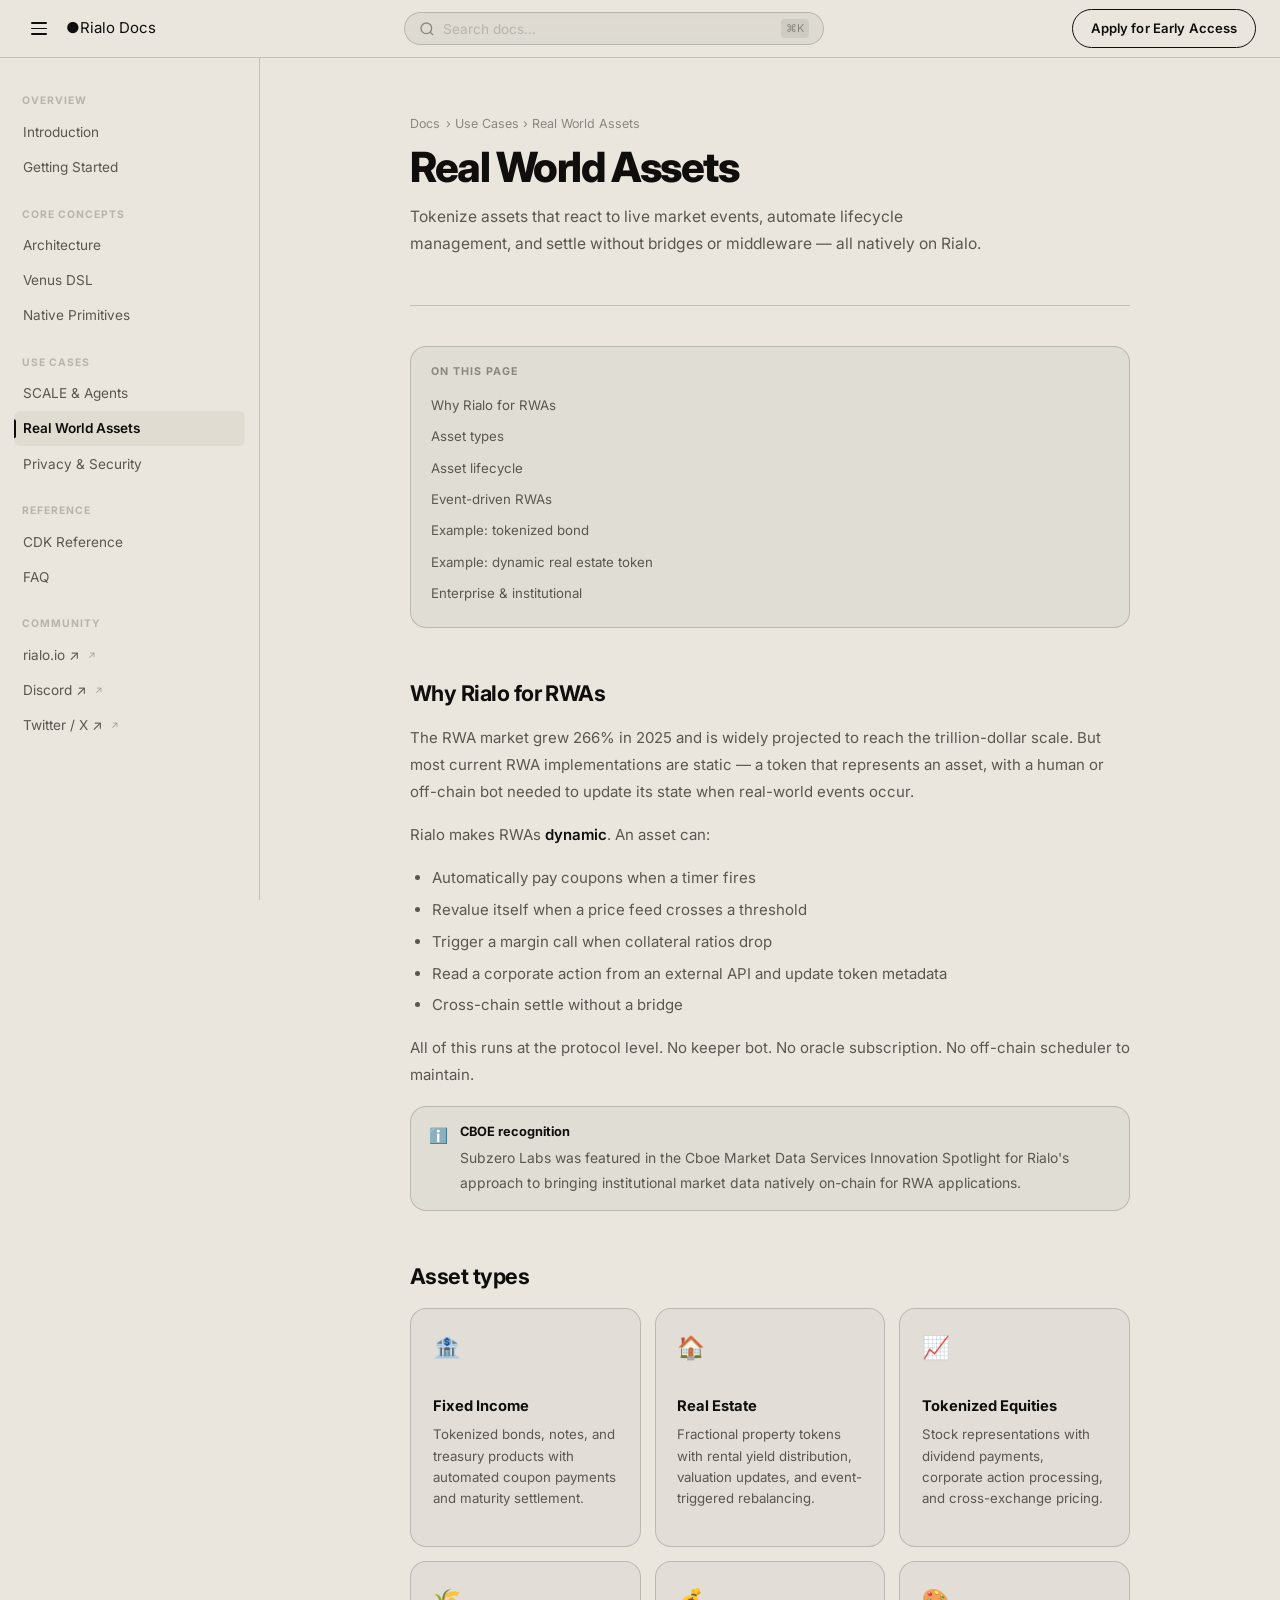
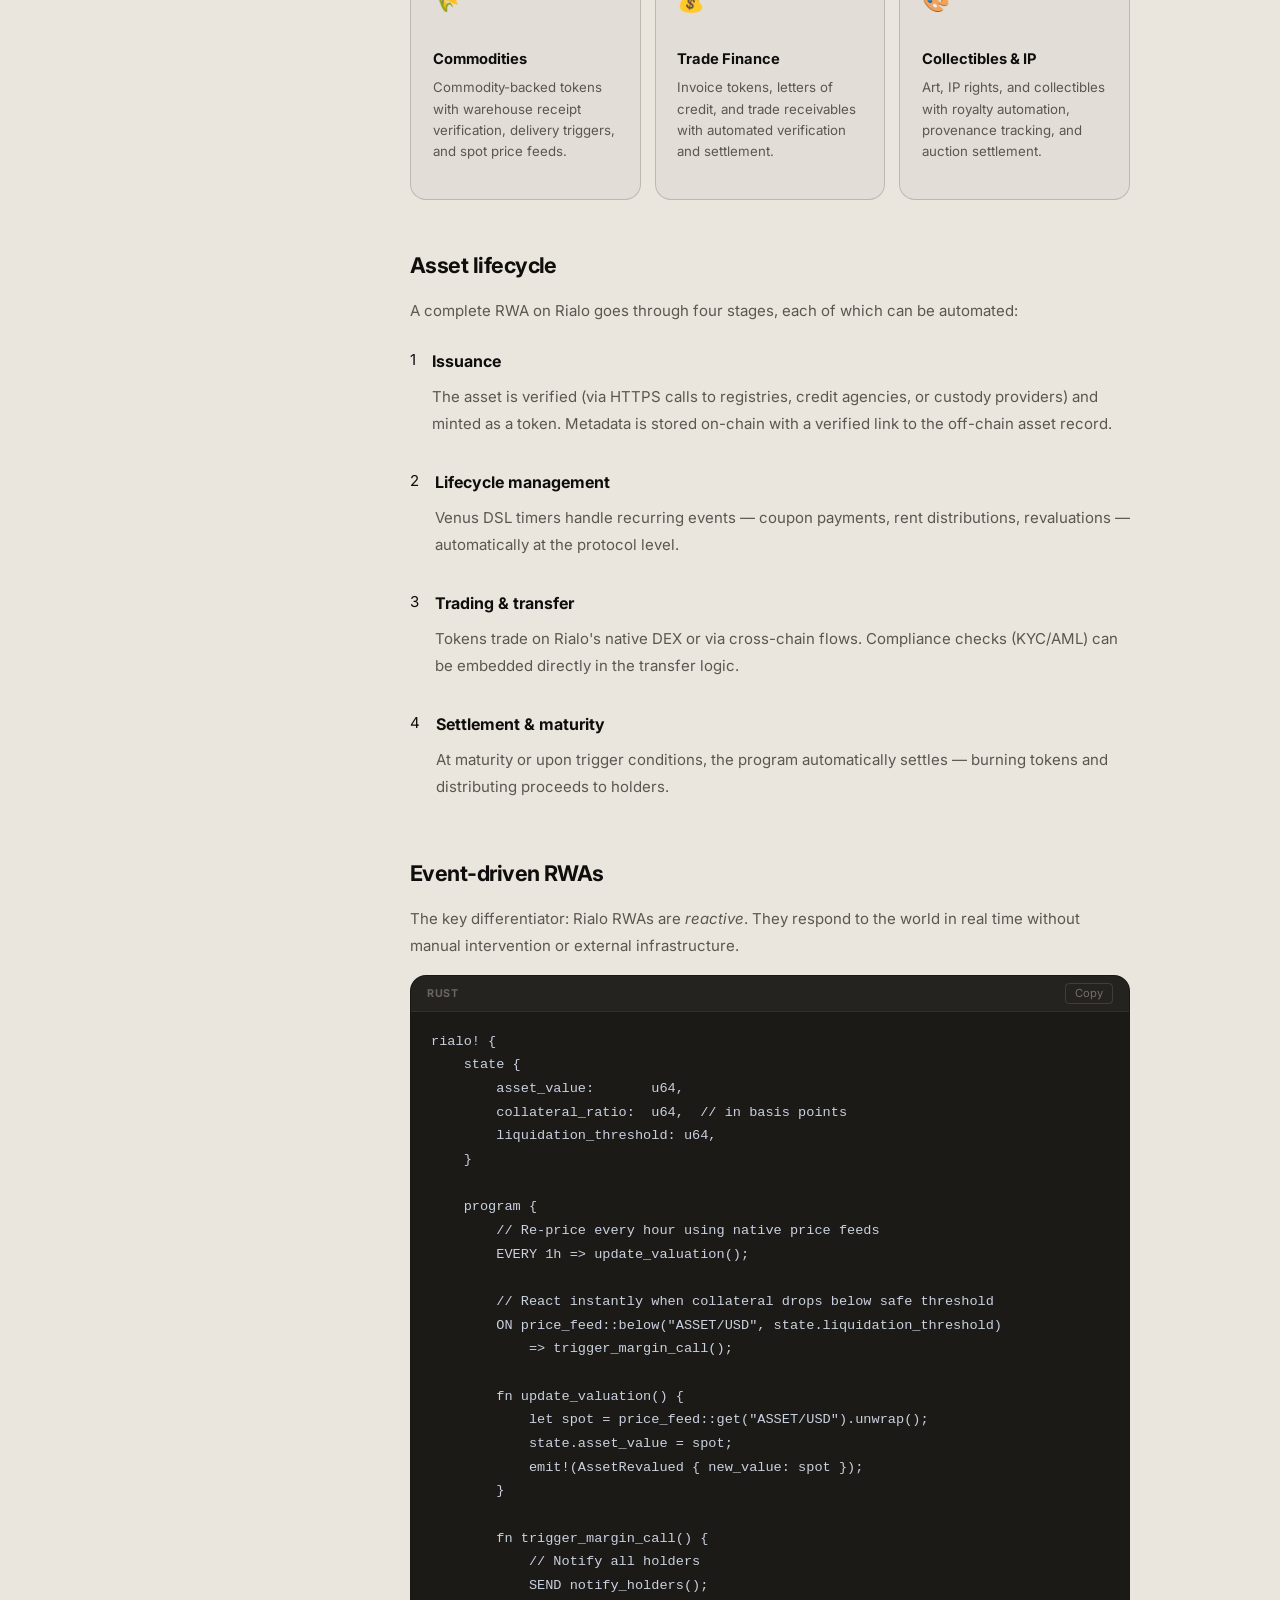
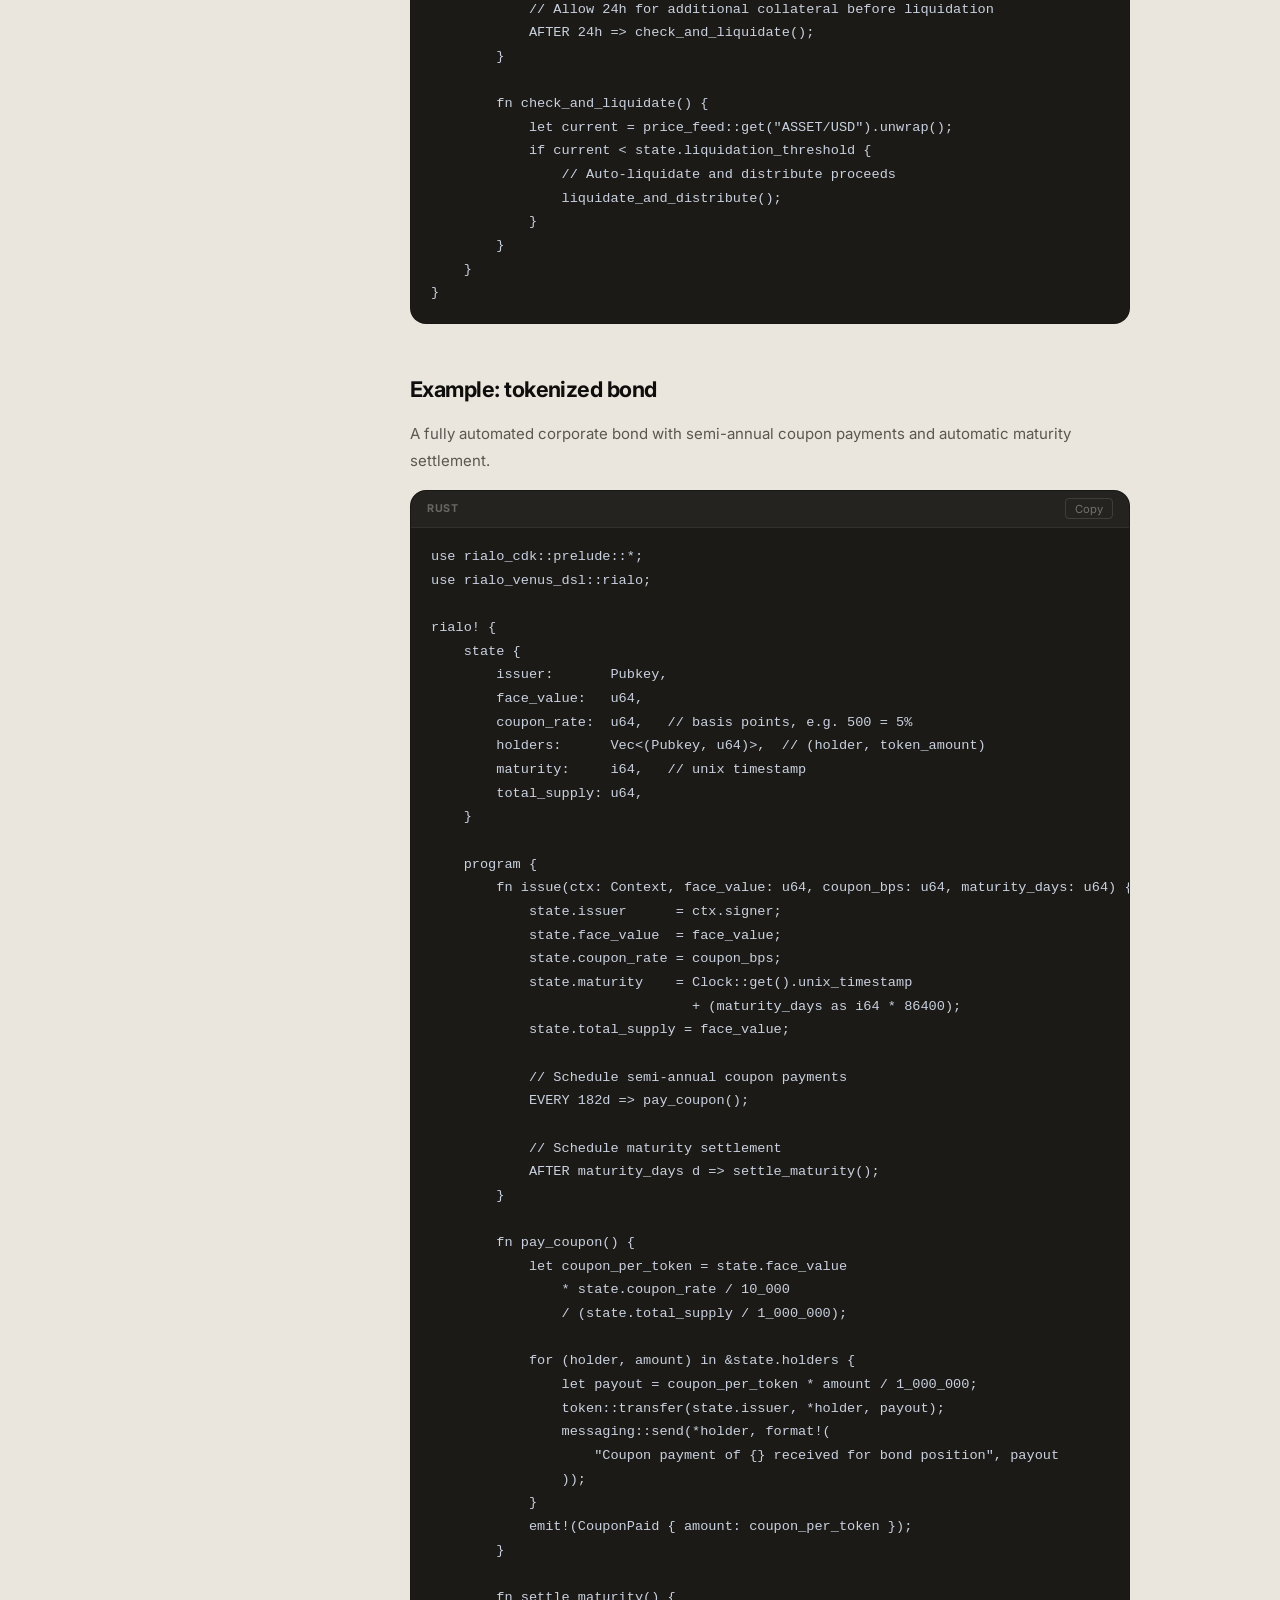
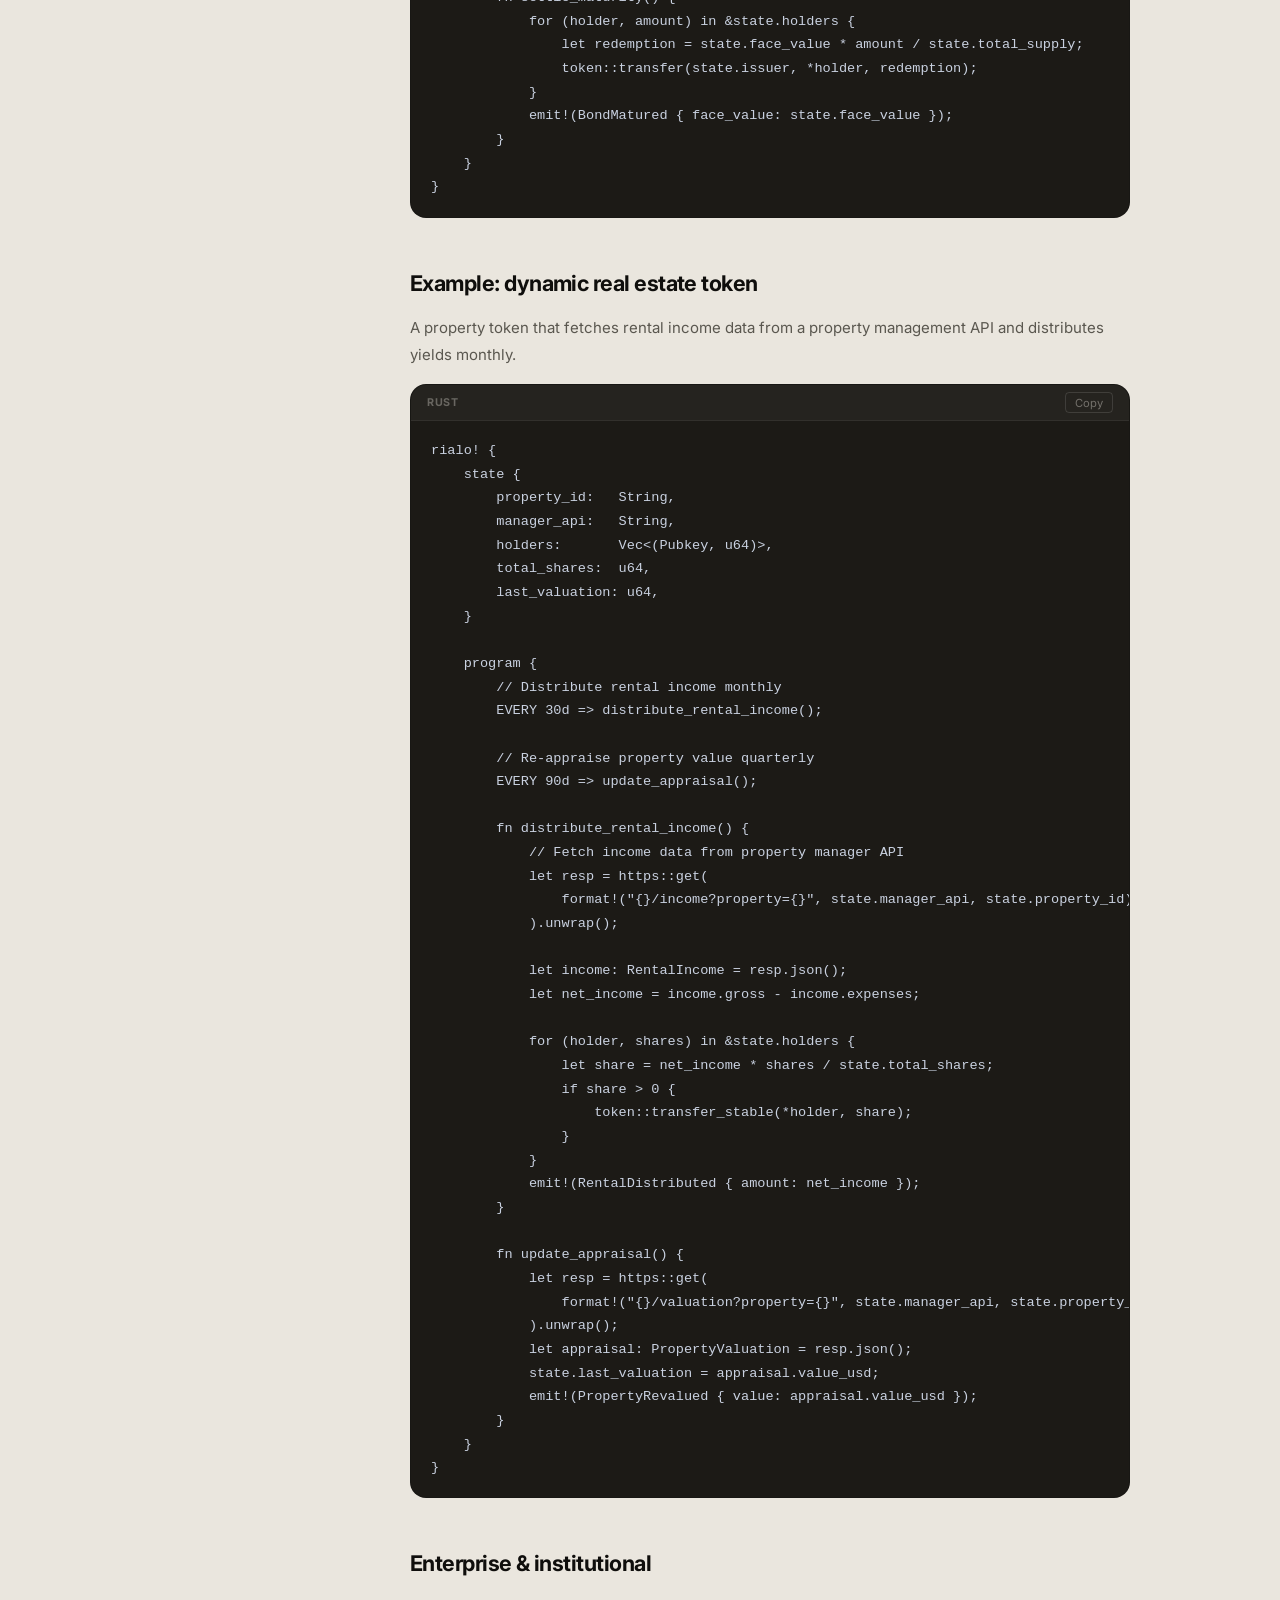
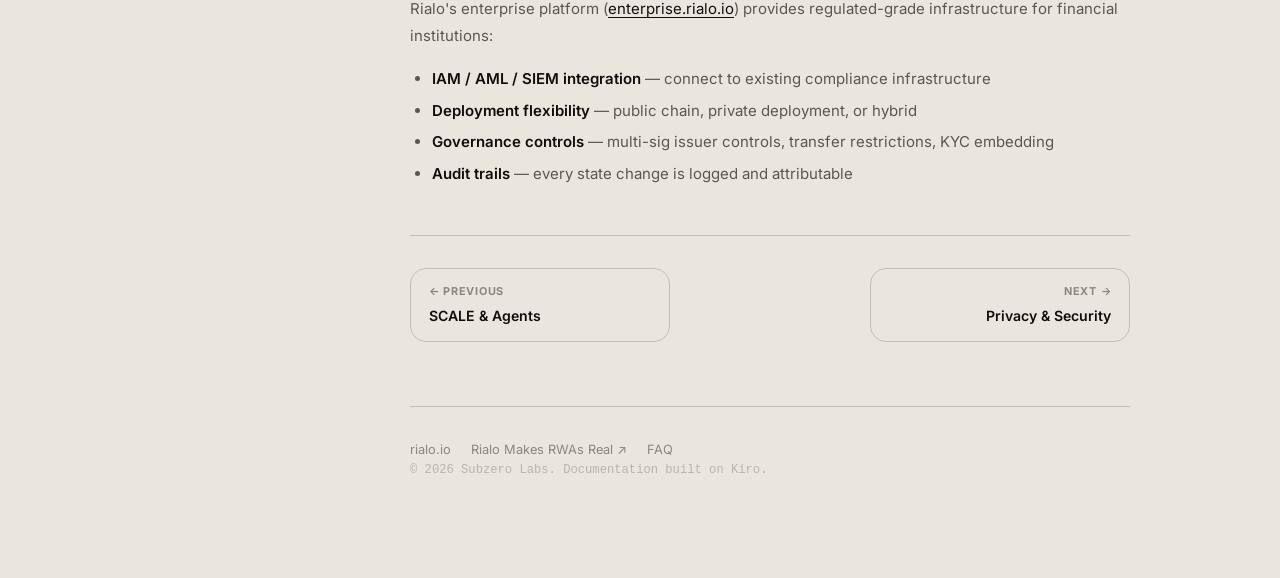
<file: pages/rwa.html>
﻿<!DOCTYPE html>
<html lang="en">
<head>
  <meta charset="UTF-8" />
  <meta name="viewport" content="width=device-width, initial-scale=1.0" />
  <title>Real World Assets — Rialo Docs</title>
  <link rel="stylesheet" href="../assets/css/style.css" />
  <link rel="stylesheet" href="../assets/css/prism.css" />
</head>
<body>
  <header class="topnav">
    <div class="topnav-left">
      <button class="sidebar-toggle" aria-label="Toggle sidebar" onclick="toggleSidebar()"><span></span><span></span><span></span></button>
      <a href="../index.html" class="logo"><span class="logo-mark">●</span><span class="logo-text">Rialo Docs</span></a>
    </div>
    <div class="topnav-center">
      <div class="search-bar">
        <svg width="16" height="16" viewBox="0 0 24 24" fill="none" stroke="currentColor" stroke-width="2"><circle cx="11" cy="11" r="8"/><path d="m21 21-4.35-4.35"/></svg>
        <input type="text" placeholder="Search docs…" id="search-input" /><kbd>⌘K</kbd>
      </div>
    </div>
    <div class="topnav-right">
      <a href="https://docs.google.com/forms/d/e/1FAIpQLSfc87ZbBI0PSa5FAuRnrfJoK_X7xe_bOUI6Gw5clDwoxgCUlA/viewform" target="_blank" class="btn btn-primary">Apply for Early Access</a>
    </div>
  </header>

  <div class="layout">
    <aside class="sidebar" id="sidebar">
      <nav class="sidebar-nav">
        <div class="nav-section">
          <span class="nav-section-title">Overview</span>
          <a href="../index.html" class="nav-link">Introduction</a>
          <a href="getting-started.html" class="nav-link">Getting Started</a>
        </div>
        <div class="nav-section">
          <span class="nav-section-title">Core Concepts</span>
          <a href="core-concepts.html" class="nav-link">Architecture</a>
          <a href="venus-dsl.html" class="nav-link">Venus DSL</a>
          <a href="native-primitives.html" class="nav-link">Native Primitives</a>
        </div>
        <div class="nav-section">
          <span class="nav-section-title">Use Cases</span>
          <a href="scale-agents.html" class="nav-link">SCALE &amp; Agents</a>
          <a href="rwa.html" class="nav-link active">Real World Assets</a>
          <a href="privacy-security.html" class="nav-link">Privacy &amp; Security</a>
        </div>
        <div class="nav-section">
          <span class="nav-section-title">Reference</span>
          <a href="cdk-reference.html" class="nav-link">CDK Reference</a>
          <a href="faq.html" class="nav-link">FAQ</a>
        </div>
        <div class="nav-section">
          <span class="nav-section-title">Community</span>
          <a href="https://www.rialo.io" target="_blank" class="nav-link nav-external">rialo.io ↗</a>
          <a href="https://discord.com/invite/RialoProtocol" target="_blank" class="nav-link nav-external">Discord ↗</a>
          <a href="https://x.com/RialoHQ" target="_blank" class="nav-link nav-external">Twitter / X ↗</a>
        </div>
      </nav>
    </aside>

    <main class="content">
      <div class="content-inner">

        <div class="page-header">
          <div class="breadcrumb"><a href="../index.html">Docs</a> › Use Cases › Real World Assets</div>
          <h1>Real World Assets</h1>
          <p class="lead">Tokenize assets that react to live market events, automate lifecycle management, and settle without bridges or middleware — all natively on Rialo.</p>
        </div>

        <div class="toc">
          <div class="toc-title">On this page</div>
          <ul>
            <li><a href="#why-rialo">Why Rialo for RWAs</a></li>
            <li><a href="#asset-types">Asset types</a></li>
            <li><a href="#lifecycle">Asset lifecycle</a></li>
            <li><a href="#event-driven">Event-driven RWAs</a></li>
            <li><a href="#example-bond">Example: tokenized bond</a></li>
            <li><a href="#example-reit">Example: dynamic real estate token</a></li>
            <li><a href="#enterprise">Enterprise &amp; institutional</a></li>
          </ul>
        </div>

        <h2 id="why-rialo">Why Rialo for RWAs</h2>
        <p>The RWA market grew 266% in 2025 and is widely projected to reach the trillion-dollar scale. But most current RWA implementations are static — a token that represents an asset, with a human or off-chain bot needed to update its state when real-world events occur.</p>

        <p>Rialo makes RWAs <strong>dynamic</strong>. An asset can:</p>
        <ul>
          <li>Automatically pay coupons when a timer fires</li>
          <li>Revalue itself when a price feed crosses a threshold</li>
          <li>Trigger a margin call when collateral ratios drop</li>
          <li>Read a corporate action from an external API and update token metadata</li>
          <li>Cross-chain settle without a bridge</li>
        </ul>

        <p>All of this runs at the protocol level. No keeper bot. No oracle subscription. No off-chain scheduler to maintain.</p>

        <div class="callout callout-info">
          <div class="callout-icon">ℹ️</div>
          <div class="callout-body">
            <div class="callout-title">CBOE recognition</div>
            <p>Subzero Labs was featured in the Cboe Market Data Services Innovation Spotlight for Rialo's approach to bringing institutional market data natively on-chain for RWA applications.</p>
          </div>
        </div>

        <h2 id="asset-types">Asset types</h2>
        <div class="card-grid">
          <div class="card">
            <div class="card-icon">🏦</div>
            <h3 class="card-title">Fixed Income</h3>
            <p class="card-body">Tokenized bonds, notes, and treasury products with automated coupon payments and maturity settlement.</p>
          </div>
          <div class="card">
            <div class="card-icon">🏠</div>
            <h3 class="card-title">Real Estate</h3>
            <p class="card-body">Fractional property tokens with rental yield distribution, valuation updates, and event-triggered rebalancing.</p>
          </div>
          <div class="card">
            <div class="card-icon">📈</div>
            <h3 class="card-title">Tokenized Equities</h3>
            <p class="card-body">Stock representations with dividend payments, corporate action processing, and cross-exchange pricing.</p>
          </div>
          <div class="card">
            <div class="card-icon">🌾</div>
            <h3 class="card-title">Commodities</h3>
            <p class="card-body">Commodity-backed tokens with warehouse receipt verification, delivery triggers, and spot price feeds.</p>
          </div>
          <div class="card">
            <div class="card-icon">💰</div>
            <h3 class="card-title">Trade Finance</h3>
            <p class="card-body">Invoice tokens, letters of credit, and trade receivables with automated verification and settlement.</p>
          </div>
          <div class="card">
            <div class="card-icon">🎨</div>
            <h3 class="card-title">Collectibles &amp; IP</h3>
            <p class="card-body">Art, IP rights, and collectibles with royalty automation, provenance tracking, and auction settlement.</p>
          </div>
        </div>

        <h2 id="lifecycle">Asset lifecycle</h2>
        <p>A complete RWA on Rialo goes through four stages, each of which can be automated:</p>

        <div class="steps">
          <div class="step">
            <div class="step-number">1</div>
            <div class="step-content">
              <h3>Issuance</h3>
              <p>The asset is verified (via HTTPS calls to registries, credit agencies, or custody providers) and minted as a token. Metadata is stored on-chain with a verified link to the off-chain asset record.</p>
            </div>
          </div>
          <div class="step">
            <div class="step-number">2</div>
            <div class="step-content">
              <h3>Lifecycle management</h3>
              <p>Venus DSL timers handle recurring events — coupon payments, rent distributions, revaluations — automatically at the protocol level.</p>
            </div>
          </div>
          <div class="step">
            <div class="step-number">3</div>
            <div class="step-content">
              <h3>Trading &amp; transfer</h3>
              <p>Tokens trade on Rialo's native DEX or via cross-chain flows. Compliance checks (KYC/AML) can be embedded directly in the transfer logic.</p>
            </div>
          </div>
          <div class="step">
            <div class="step-number">4</div>
            <div class="step-content">
              <h3>Settlement &amp; maturity</h3>
              <p>At maturity or upon trigger conditions, the program automatically settles — burning tokens and distributing proceeds to holders.</p>
            </div>
          </div>
        </div>

        <h2 id="event-driven">Event-driven RWAs</h2>
        <p>The key differentiator: Rialo RWAs are <em>reactive</em>. They respond to the world in real time without manual intervention or external infrastructure.</p>

        <div class="code-block">
          <div class="code-header"><span class="code-lang">rust</span><button class="copy-btn" onclick="copyCode(this)">Copy</button></div>
          <pre><code class="language-rust">rialo! {
    state {
        asset_value:       u64,
        collateral_ratio:  u64,  // in basis points
        liquidation_threshold: u64,
    }

    program {
        // Re-price every hour using native price feeds
        EVERY 1h => update_valuation();

        // React instantly when collateral drops below safe threshold
        ON price_feed::below("ASSET/USD", state.liquidation_threshold)
            => trigger_margin_call();

        fn update_valuation() {
            let spot = price_feed::get("ASSET/USD").unwrap();
            state.asset_value = spot;
            emit!(AssetRevalued { new_value: spot });
        }

        fn trigger_margin_call() {
            // Notify all holders
            SEND notify_holders();
            // Allow 24h for additional collateral before liquidation
            AFTER 24h => check_and_liquidate();
        }

        fn check_and_liquidate() {
            let current = price_feed::get("ASSET/USD").unwrap();
            if current < state.liquidation_threshold {
                // Auto-liquidate and distribute proceeds
                liquidate_and_distribute();
            }
        }
    }
}</code></pre>
        </div>

        <h2 id="example-bond">Example: tokenized bond</h2>
        <p>A fully automated corporate bond with semi-annual coupon payments and automatic maturity settlement.</p>

        <div class="code-block">
          <div class="code-header"><span class="code-lang">rust</span><button class="copy-btn" onclick="copyCode(this)">Copy</button></div>
          <pre><code class="language-rust">use rialo_cdk::prelude::*;
use rialo_venus_dsl::rialo;

rialo! {
    state {
        issuer:       Pubkey,
        face_value:   u64,
        coupon_rate:  u64,   // basis points, e.g. 500 = 5%
        holders:      Vec<(Pubkey, u64)>,  // (holder, token_amount)
        maturity:     i64,   // unix timestamp
        total_supply: u64,
    }

    program {
        fn issue(ctx: Context, face_value: u64, coupon_bps: u64, maturity_days: u64) {
            state.issuer      = ctx.signer;
            state.face_value  = face_value;
            state.coupon_rate = coupon_bps;
            state.maturity    = Clock::get().unix_timestamp
                                + (maturity_days as i64 * 86400);
            state.total_supply = face_value;

            // Schedule semi-annual coupon payments
            EVERY 182d => pay_coupon();

            // Schedule maturity settlement
            AFTER maturity_days d => settle_maturity();
        }

        fn pay_coupon() {
            let coupon_per_token = state.face_value
                * state.coupon_rate / 10_000
                / (state.total_supply / 1_000_000);

            for (holder, amount) in &state.holders {
                let payout = coupon_per_token * amount / 1_000_000;
                token::transfer(state.issuer, *holder, payout);
                messaging::send(*holder, format!(
                    "Coupon payment of {} received for bond position", payout
                ));
            }
            emit!(CouponPaid { amount: coupon_per_token });
        }

        fn settle_maturity() {
            for (holder, amount) in &state.holders {
                let redemption = state.face_value * amount / state.total_supply;
                token::transfer(state.issuer, *holder, redemption);
            }
            emit!(BondMatured { face_value: state.face_value });
        }
    }
}</code></pre>
        </div>

        <h2 id="example-reit">Example: dynamic real estate token</h2>
        <p>A property token that fetches rental income data from a property management API and distributes yields monthly.</p>

        <div class="code-block">
          <div class="code-header"><span class="code-lang">rust</span><button class="copy-btn" onclick="copyCode(this)">Copy</button></div>
          <pre><code class="language-rust">rialo! {
    state {
        property_id:   String,
        manager_api:   String,
        holders:       Vec<(Pubkey, u64)>,
        total_shares:  u64,
        last_valuation: u64,
    }

    program {
        // Distribute rental income monthly
        EVERY 30d => distribute_rental_income();

        // Re-appraise property value quarterly
        EVERY 90d => update_appraisal();

        fn distribute_rental_income() {
            // Fetch income data from property manager API
            let resp = https::get(
                format!("{}/income?property={}", state.manager_api, state.property_id)
            ).unwrap();

            let income: RentalIncome = resp.json();
            let net_income = income.gross - income.expenses;

            for (holder, shares) in &state.holders {
                let share = net_income * shares / state.total_shares;
                if share > 0 {
                    token::transfer_stable(*holder, share);
                }
            }
            emit!(RentalDistributed { amount: net_income });
        }

        fn update_appraisal() {
            let resp = https::get(
                format!("{}/valuation?property={}", state.manager_api, state.property_id)
            ).unwrap();
            let appraisal: PropertyValuation = resp.json();
            state.last_valuation = appraisal.value_usd;
            emit!(PropertyRevalued { value: appraisal.value_usd });
        }
    }
}</code></pre>
        </div>

        <h2 id="enterprise">Enterprise &amp; institutional</h2>
        <p>Rialo's enterprise platform (<a href="https://enterprise.rialo.io/" target="_blank" class="inline-link">enterprise.rialo.io</a>) provides regulated-grade infrastructure for financial institutions:</p>

        <ul>
          <li><strong>IAM / AML / SIEM integration</strong> — connect to existing compliance infrastructure</li>
          <li><strong>Deployment flexibility</strong> — public chain, private deployment, or hybrid</li>
          <li><strong>Governance controls</strong> — multi-sig issuer controls, transfer restrictions, KYC embedding</li>
          <li><strong>Audit trails</strong> — every state change is logged and attributable</li>
        </ul>

        <div class="page-nav">
          <a href="scale-agents.html" class="page-nav-item">
            <div class="page-nav-label">← Previous</div>
            <div class="page-nav-title">SCALE &amp; Agents</div>
          </a>
          <a href="privacy-security.html" class="page-nav-item next">
            <div class="page-nav-label">Next →</div>
            <div class="page-nav-title">Privacy &amp; Security</div>
          </a>
        </div>

        <footer class="doc-footer">
          <div class="footer-links">
            <a href="https://www.rialo.io" target="_blank">rialo.io</a>
            <a href="https://www.rialo.io/posts/rialo-makes-real-world-assets-real" target="_blank">Rialo Makes RWAs Real ↗</a>
            <a href="faq.html">FAQ</a>
          </div>
          <p class="footer-copy">© 2026 Subzero Labs. Documentation built on Kiro.</p>
        </footer>

      </div>
    </main>
  </div>
  <script src="../assets/js/prism.js"></script>
  <script src="../assets/js/main.js"></script>
</body>
</html>
</file>
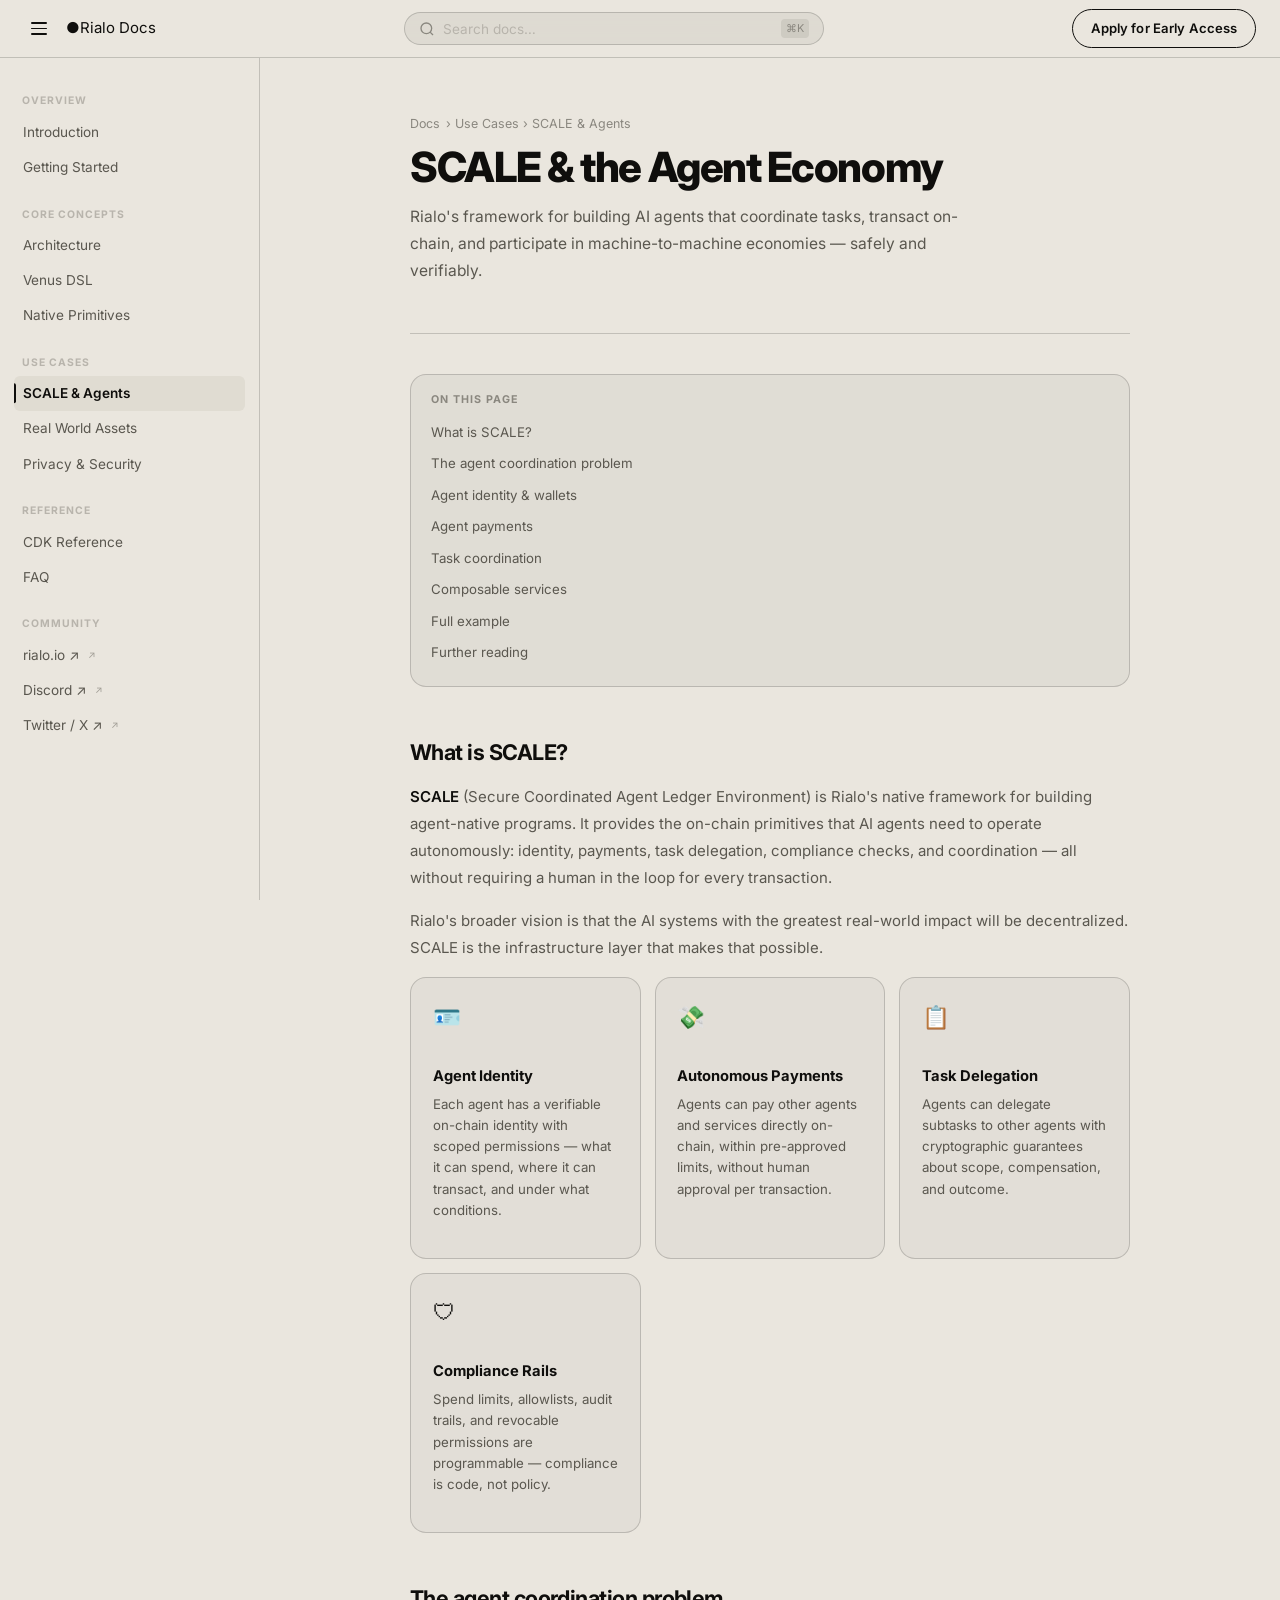
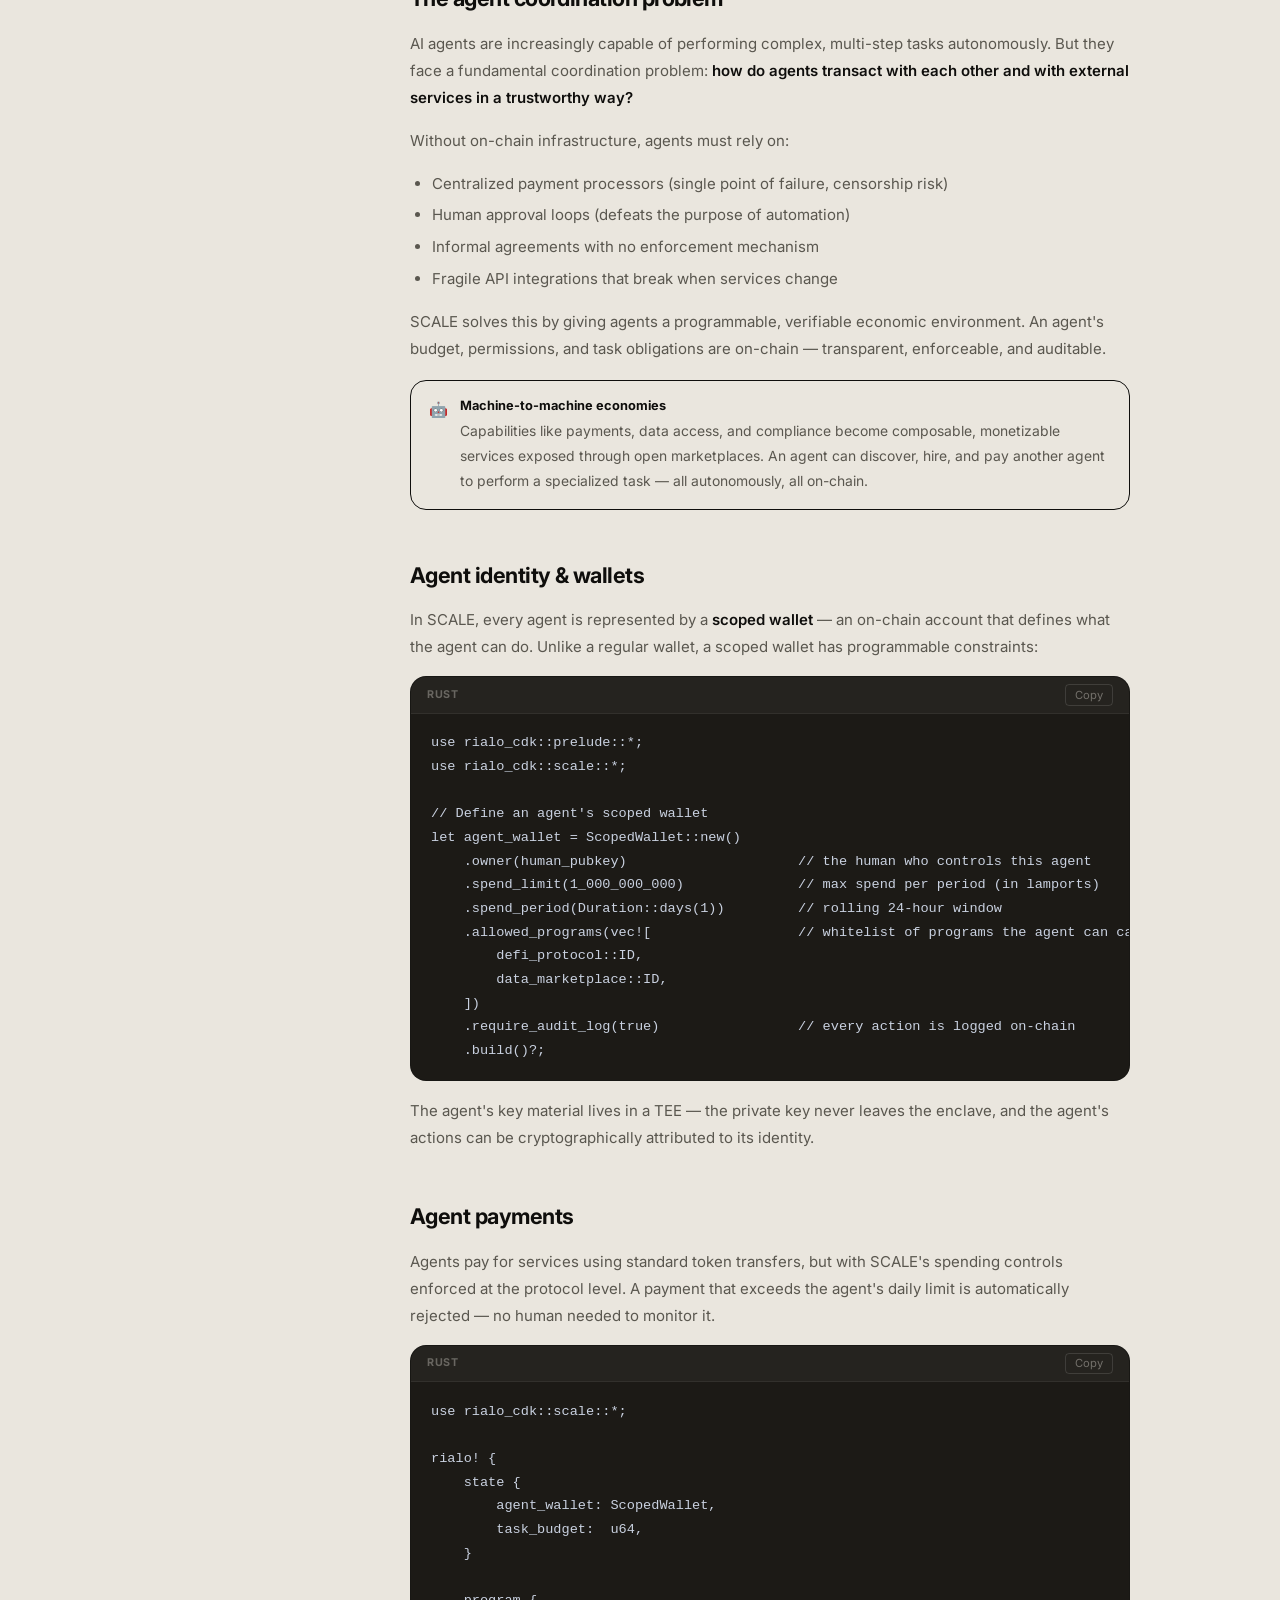
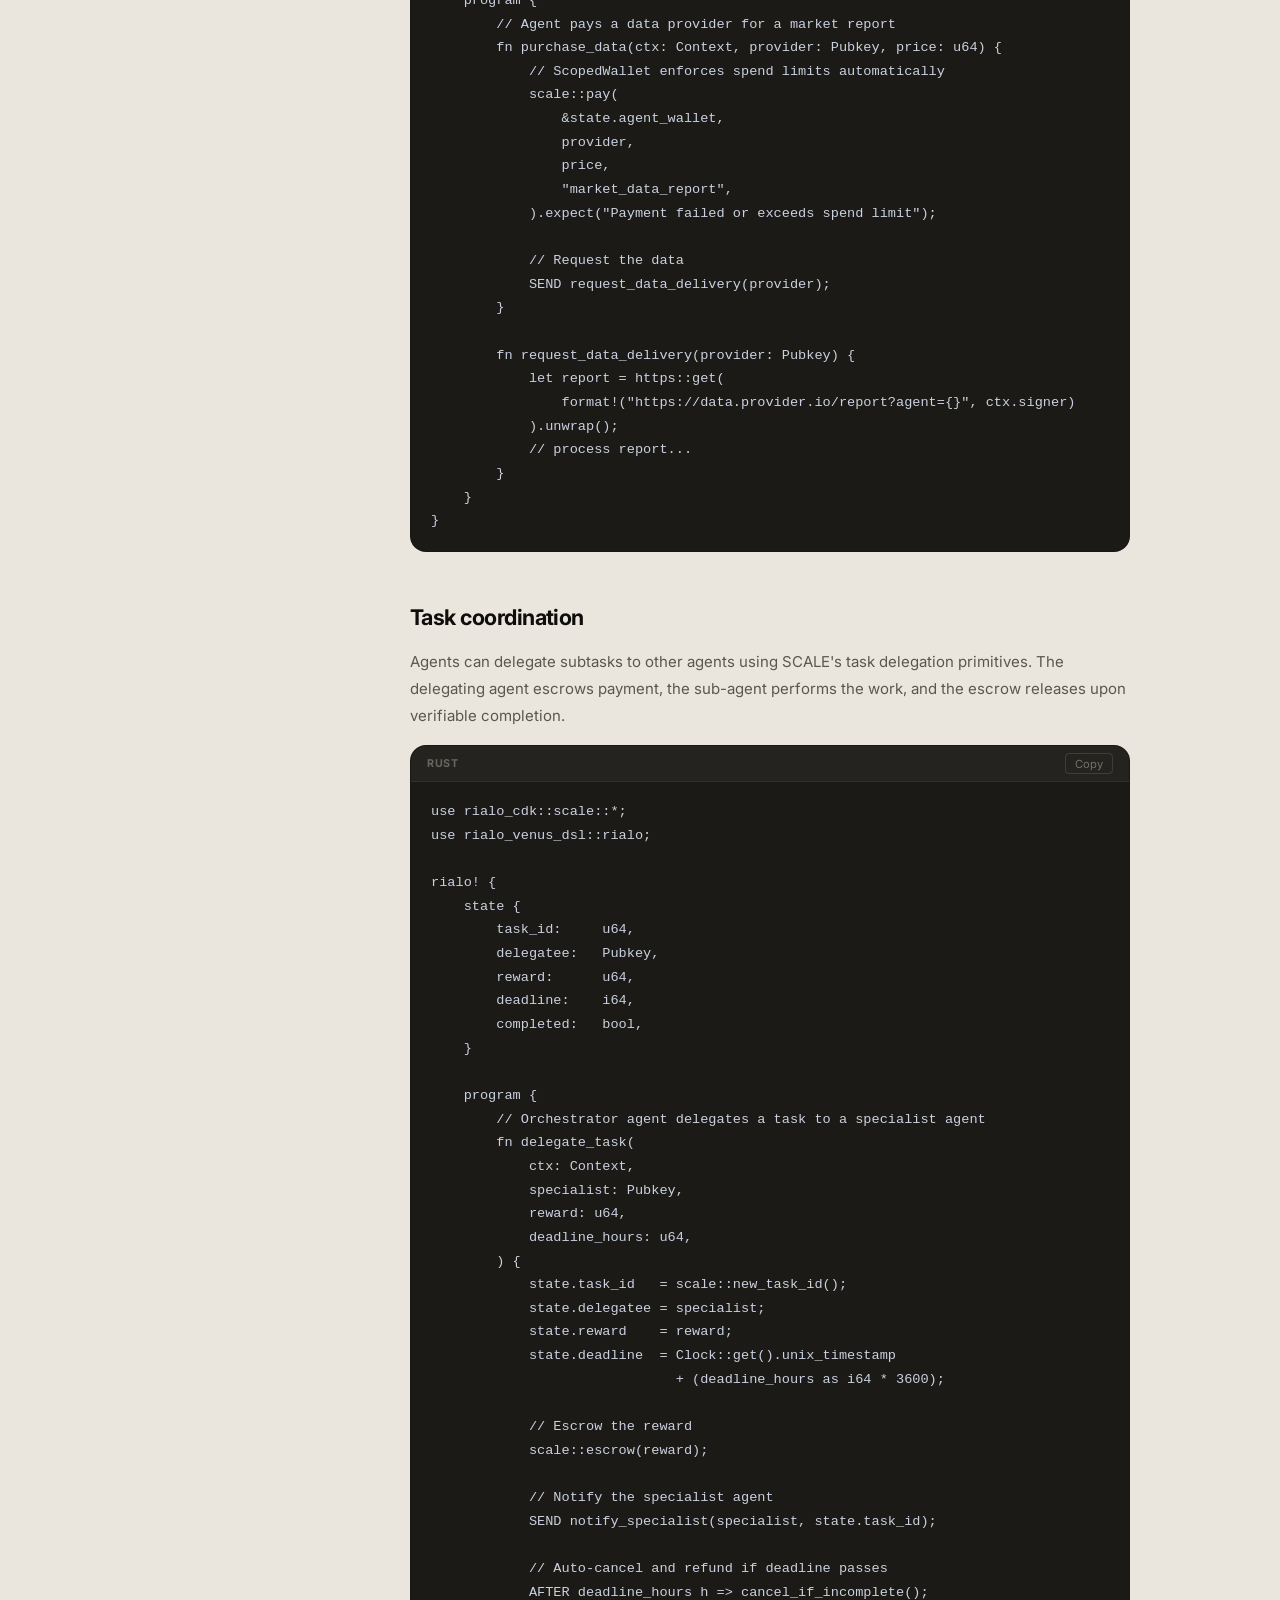
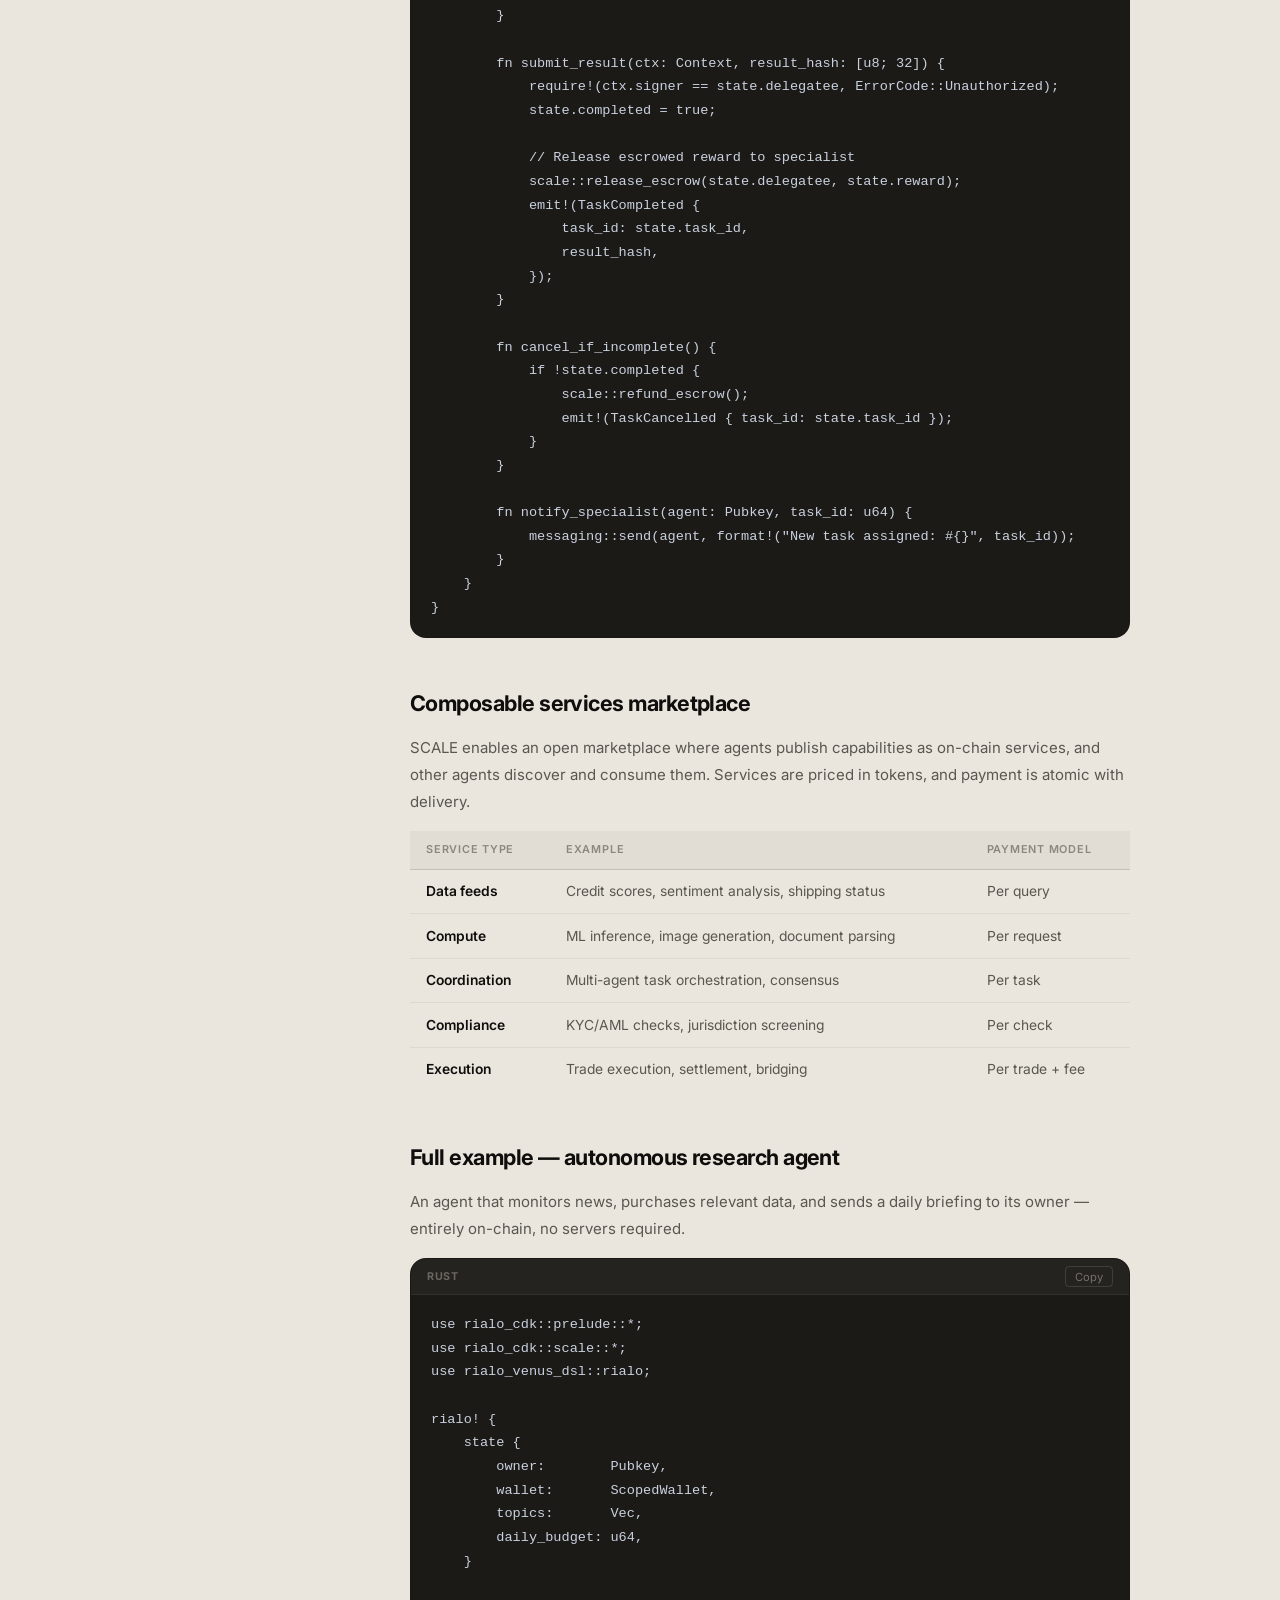
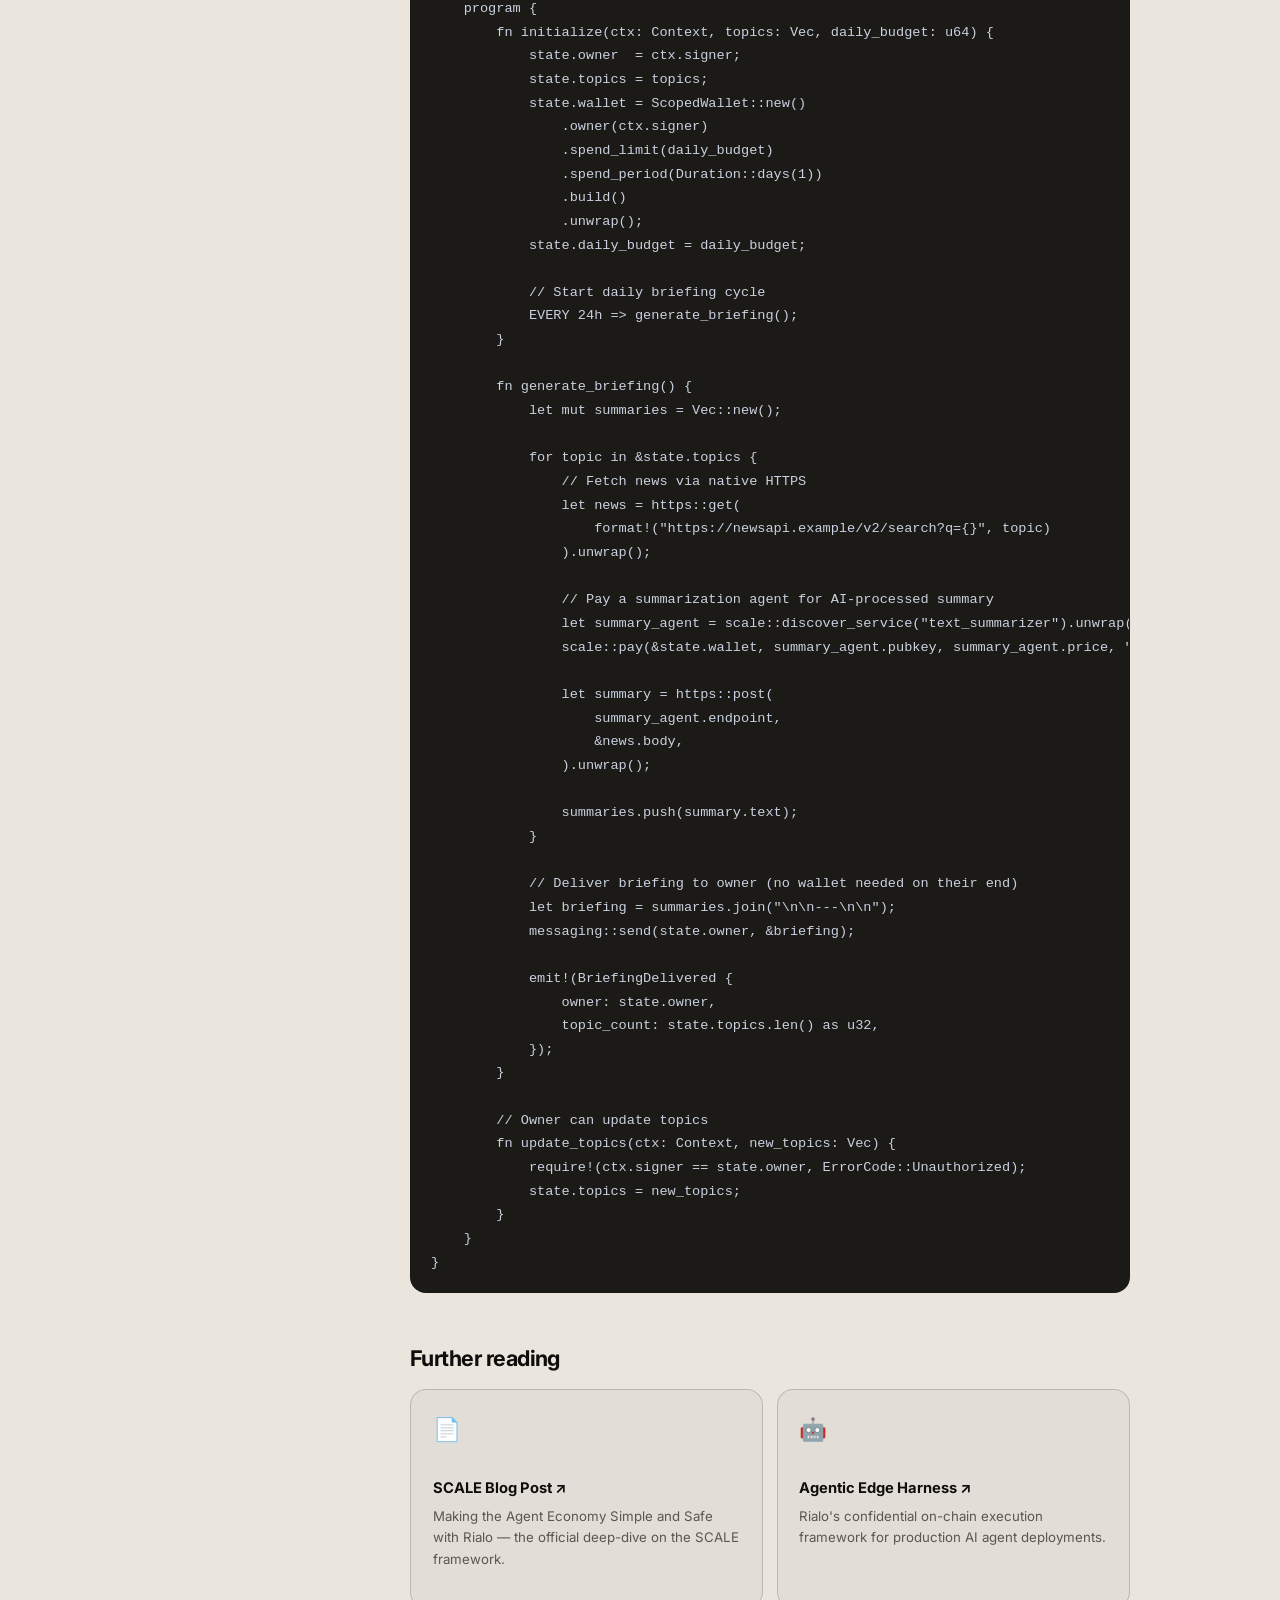
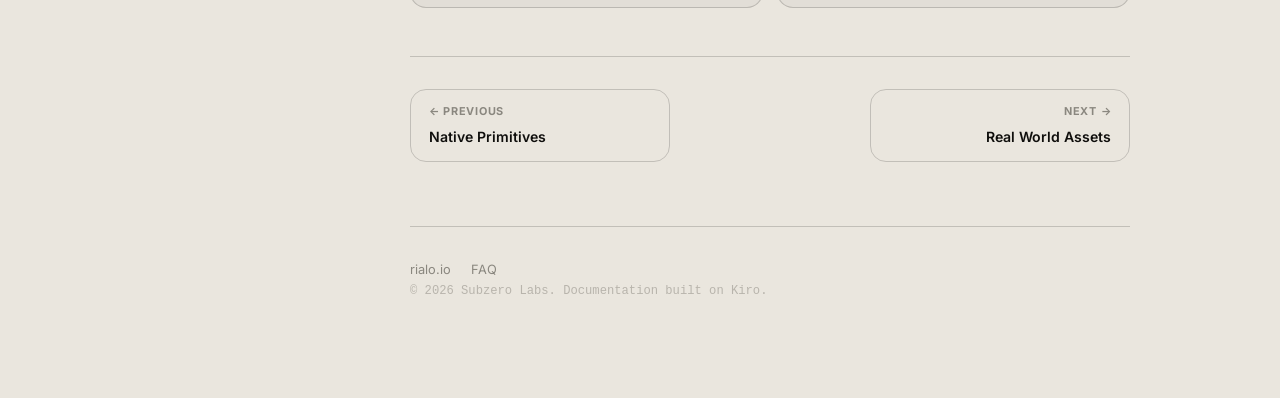
<file: pages/scale-agents.html>
﻿<!DOCTYPE html>
<html lang="en">
<head>
  <meta charset="UTF-8" />
  <meta name="viewport" content="width=device-width, initial-scale=1.0" />
  <title>SCALE &amp; Agents — Rialo Docs</title>
  <link rel="stylesheet" href="../assets/css/style.css" />
  <link rel="stylesheet" href="../assets/css/prism.css" />
</head>
<body>
  <header class="topnav">
    <div class="topnav-left">
      <button class="sidebar-toggle" aria-label="Toggle sidebar" onclick="toggleSidebar()"><span></span><span></span><span></span></button>
      <a href="../index.html" class="logo"><span class="logo-mark">●</span><span class="logo-text">Rialo Docs</span></a>
    </div>
    <div class="topnav-center">
      <div class="search-bar">
        <svg width="16" height="16" viewBox="0 0 24 24" fill="none" stroke="currentColor" stroke-width="2"><circle cx="11" cy="11" r="8"/><path d="m21 21-4.35-4.35"/></svg>
        <input type="text" placeholder="Search docs…" id="search-input" /><kbd>⌘K</kbd>
      </div>
    </div>
    <div class="topnav-right">
      <a href="https://docs.google.com/forms/d/e/1FAIpQLSfc87ZbBI0PSa5FAuRnrfJoK_X7xe_bOUI6Gw5clDwoxgCUlA/viewform" target="_blank" class="btn btn-primary">Apply for Early Access</a>
    </div>
  </header>

  <div class="layout">
    <aside class="sidebar" id="sidebar">
      <nav class="sidebar-nav">
        <div class="nav-section">
          <span class="nav-section-title">Overview</span>
          <a href="../index.html" class="nav-link">Introduction</a>
          <a href="getting-started.html" class="nav-link">Getting Started</a>
        </div>
        <div class="nav-section">
          <span class="nav-section-title">Core Concepts</span>
          <a href="core-concepts.html" class="nav-link">Architecture</a>
          <a href="venus-dsl.html" class="nav-link">Venus DSL</a>
          <a href="native-primitives.html" class="nav-link">Native Primitives</a>
        </div>
        <div class="nav-section">
          <span class="nav-section-title">Use Cases</span>
          <a href="scale-agents.html" class="nav-link active">SCALE &amp; Agents</a>
          <a href="rwa.html" class="nav-link">Real World Assets</a>
          <a href="privacy-security.html" class="nav-link">Privacy &amp; Security</a>
        </div>
        <div class="nav-section">
          <span class="nav-section-title">Reference</span>
          <a href="cdk-reference.html" class="nav-link">CDK Reference</a>
          <a href="faq.html" class="nav-link">FAQ</a>
        </div>
        <div class="nav-section">
          <span class="nav-section-title">Community</span>
          <a href="https://www.rialo.io" target="_blank" class="nav-link nav-external">rialo.io ↗</a>
          <a href="https://discord.com/invite/RialoProtocol" target="_blank" class="nav-link nav-external">Discord ↗</a>
          <a href="https://x.com/RialoHQ" target="_blank" class="nav-link nav-external">Twitter / X ↗</a>
        </div>
      </nav>
    </aside>

    <main class="content">
      <div class="content-inner">

        <div class="page-header">
          <div class="breadcrumb"><a href="../index.html">Docs</a> › Use Cases › SCALE &amp; Agents</div>
          <h1>SCALE &amp; the Agent Economy</h1>
          <p class="lead">Rialo's framework for building AI agents that coordinate tasks, transact on-chain, and participate in machine-to-machine economies — safely and verifiably.</p>
        </div>

        <div class="toc">
          <div class="toc-title">On this page</div>
          <ul>
            <li><a href="#what-is-scale">What is SCALE?</a></li>
            <li><a href="#agent-problem">The agent coordination problem</a></li>
            <li><a href="#agent-identity">Agent identity &amp; wallets</a></li>
            <li><a href="#agent-payments">Agent payments</a></li>
            <li><a href="#agent-tasks">Task coordination</a></li>
            <li><a href="#composable-services">Composable services</a></li>
            <li><a href="#example">Full example</a></li>
            <li><a href="#further-reading">Further reading</a></li>
          </ul>
        </div>

        <h2 id="what-is-scale">What is SCALE?</h2>
        <p><strong>SCALE</strong> (Secure Coordinated Agent Ledger Environment) is Rialo's native framework for building agent-native programs. It provides the on-chain primitives that AI agents need to operate autonomously: identity, payments, task delegation, compliance checks, and coordination — all without requiring a human in the loop for every transaction.</p>

        <p>Rialo's broader vision is that the AI systems with the greatest real-world impact will be decentralized. SCALE is the infrastructure layer that makes that possible.</p>

        <div class="card-grid">
          <div class="card">
            <div class="card-icon">🪪</div>
            <h3 class="card-title">Agent Identity</h3>
            <p class="card-body">Each agent has a verifiable on-chain identity with scoped permissions — what it can spend, where it can transact, and under what conditions.</p>
          </div>
          <div class="card">
            <div class="card-icon">💸</div>
            <h3 class="card-title">Autonomous Payments</h3>
            <p class="card-body">Agents can pay other agents and services directly on-chain, within pre-approved limits, without human approval per transaction.</p>
          </div>
          <div class="card">
            <div class="card-icon">📋</div>
            <h3 class="card-title">Task Delegation</h3>
            <p class="card-body">Agents can delegate subtasks to other agents with cryptographic guarantees about scope, compensation, and outcome.</p>
          </div>
          <div class="card">
            <div class="card-icon">🛡</div>
            <h3 class="card-title">Compliance Rails</h3>
            <p class="card-body">Spend limits, allowlists, audit trails, and revocable permissions are programmable — compliance is code, not policy.</p>
          </div>
        </div>

        <h2 id="agent-problem">The agent coordination problem</h2>
        <p>AI agents are increasingly capable of performing complex, multi-step tasks autonomously. But they face a fundamental coordination problem: <strong>how do agents transact with each other and with external services in a trustworthy way?</strong></p>

        <p>Without on-chain infrastructure, agents must rely on:</p>
        <ul>
          <li>Centralized payment processors (single point of failure, censorship risk)</li>
          <li>Human approval loops (defeats the purpose of automation)</li>
          <li>Informal agreements with no enforcement mechanism</li>
          <li>Fragile API integrations that break when services change</li>
        </ul>

        <p>SCALE solves this by giving agents a programmable, verifiable economic environment. An agent's budget, permissions, and task obligations are on-chain — transparent, enforceable, and auditable.</p>

        <div class="callout callout-purple">
          <div class="callout-icon">🤖</div>
          <div class="callout-body">
            <div class="callout-title">Machine-to-machine economies</div>
            <p>Capabilities like payments, data access, and compliance become composable, monetizable services exposed through open marketplaces. An agent can discover, hire, and pay another agent to perform a specialized task — all autonomously, all on-chain.</p>
          </div>
        </div>

        <h2 id="agent-identity">Agent identity &amp; wallets</h2>
        <p>In SCALE, every agent is represented by a <strong>scoped wallet</strong> — an on-chain account that defines what the agent can do. Unlike a regular wallet, a scoped wallet has programmable constraints:</p>

        <div class="code-block">
          <div class="code-header"><span class="code-lang">rust</span><button class="copy-btn" onclick="copyCode(this)">Copy</button></div>
          <pre><code class="language-rust">use rialo_cdk::prelude::*;
use rialo_cdk::scale::*;

// Define an agent's scoped wallet
let agent_wallet = ScopedWallet::new()
    .owner(human_pubkey)                     // the human who controls this agent
    .spend_limit(1_000_000_000)              // max spend per period (in lamports)
    .spend_period(Duration::days(1))         // rolling 24-hour window
    .allowed_programs(vec![                  // whitelist of programs the agent can call
        defi_protocol::ID,
        data_marketplace::ID,
    ])
    .require_audit_log(true)                 // every action is logged on-chain
    .build()?;</code></pre>
        </div>

        <p>The agent's key material lives in a TEE — the private key never leaves the enclave, and the agent's actions can be cryptographically attributed to its identity.</p>

        <h2 id="agent-payments">Agent payments</h2>
        <p>Agents pay for services using standard token transfers, but with SCALE's spending controls enforced at the protocol level. A payment that exceeds the agent's daily limit is automatically rejected — no human needed to monitor it.</p>

        <div class="code-block">
          <div class="code-header"><span class="code-lang">rust</span><button class="copy-btn" onclick="copyCode(this)">Copy</button></div>
          <pre><code class="language-rust">use rialo_cdk::scale::*;

rialo! {
    state {
        agent_wallet: ScopedWallet,
        task_budget:  u64,
    }

    program {
        // Agent pays a data provider for a market report
        fn purchase_data(ctx: Context, provider: Pubkey, price: u64) {
            // ScopedWallet enforces spend limits automatically
            scale::pay(
                &state.agent_wallet,
                provider,
                price,
                "market_data_report",
            ).expect("Payment failed or exceeds spend limit");

            // Request the data
            SEND request_data_delivery(provider);
        }

        fn request_data_delivery(provider: Pubkey) {
            let report = https::get(
                format!("https://data.provider.io/report?agent={}", ctx.signer)
            ).unwrap();
            // process report...
        }
    }
}</code></pre>
        </div>

        <h2 id="agent-tasks">Task coordination</h2>
        <p>Agents can delegate subtasks to other agents using SCALE's task delegation primitives. The delegating agent escrows payment, the sub-agent performs the work, and the escrow releases upon verifiable completion.</p>

        <div class="code-block">
          <div class="code-header"><span class="code-lang">rust</span><button class="copy-btn" onclick="copyCode(this)">Copy</button></div>
          <pre><code class="language-rust">use rialo_cdk::scale::*;
use rialo_venus_dsl::rialo;

rialo! {
    state {
        task_id:     u64,
        delegatee:   Pubkey,
        reward:      u64,
        deadline:    i64,
        completed:   bool,
    }

    program {
        // Orchestrator agent delegates a task to a specialist agent
        fn delegate_task(
            ctx: Context,
            specialist: Pubkey,
            reward: u64,
            deadline_hours: u64,
        ) {
            state.task_id   = scale::new_task_id();
            state.delegatee = specialist;
            state.reward    = reward;
            state.deadline  = Clock::get().unix_timestamp
                              + (deadline_hours as i64 * 3600);

            // Escrow the reward
            scale::escrow(reward);

            // Notify the specialist agent
            SEND notify_specialist(specialist, state.task_id);

            // Auto-cancel and refund if deadline passes
            AFTER deadline_hours h => cancel_if_incomplete();
        }

        fn submit_result(ctx: Context, result_hash: [u8; 32]) {
            require!(ctx.signer == state.delegatee, ErrorCode::Unauthorized);
            state.completed = true;

            // Release escrowed reward to specialist
            scale::release_escrow(state.delegatee, state.reward);
            emit!(TaskCompleted {
                task_id: state.task_id,
                result_hash,
            });
        }

        fn cancel_if_incomplete() {
            if !state.completed {
                scale::refund_escrow();
                emit!(TaskCancelled { task_id: state.task_id });
            }
        }

        fn notify_specialist(agent: Pubkey, task_id: u64) {
            messaging::send(agent, format!("New task assigned: #{}", task_id));
        }
    }
}</code></pre>
        </div>

        <h2 id="composable-services">Composable services marketplace</h2>
        <p>SCALE enables an open marketplace where agents publish capabilities as on-chain services, and other agents discover and consume them. Services are priced in tokens, and payment is atomic with delivery.</p>

        <div class="stack-table-wrap">
          <table class="stack-table">
            <thead><tr><th>Service type</th><th>Example</th><th>Payment model</th></tr></thead>
            <tbody>
              <tr><td><strong>Data feeds</strong></td><td>Credit scores, sentiment analysis, shipping status</td><td>Per query</td></tr>
              <tr><td><strong>Compute</strong></td><td>ML inference, image generation, document parsing</td><td>Per request</td></tr>
              <tr><td><strong>Coordination</strong></td><td>Multi-agent task orchestration, consensus</td><td>Per task</td></tr>
              <tr><td><strong>Compliance</strong></td><td>KYC/AML checks, jurisdiction screening</td><td>Per check</td></tr>
              <tr><td><strong>Execution</strong></td><td>Trade execution, settlement, bridging</td><td>Per trade + fee</td></tr>
            </tbody>
          </table>
        </div>

        <h2 id="example">Full example — autonomous research agent</h2>
        <p>An agent that monitors news, purchases relevant data, and sends a daily briefing to its owner — entirely on-chain, no servers required.</p>

        <div class="code-block">
          <div class="code-header"><span class="code-lang">rust</span><button class="copy-btn" onclick="copyCode(this)">Copy</button></div>
          <pre><code class="language-rust">use rialo_cdk::prelude::*;
use rialo_cdk::scale::*;
use rialo_venus_dsl::rialo;

rialo! {
    state {
        owner:        Pubkey,
        wallet:       ScopedWallet,
        topics:       Vec<String>,
        daily_budget: u64,
    }

    program {
        fn initialize(ctx: Context, topics: Vec<String>, daily_budget: u64) {
            state.owner  = ctx.signer;
            state.topics = topics;
            state.wallet = ScopedWallet::new()
                .owner(ctx.signer)
                .spend_limit(daily_budget)
                .spend_period(Duration::days(1))
                .build()
                .unwrap();
            state.daily_budget = daily_budget;

            // Start daily briefing cycle
            EVERY 24h => generate_briefing();
        }

        fn generate_briefing() {
            let mut summaries = Vec::new();

            for topic in &state.topics {
                // Fetch news via native HTTPS
                let news = https::get(
                    format!("https://newsapi.example/v2/search?q={}", topic)
                ).unwrap();

                // Pay a summarization agent for AI-processed summary
                let summary_agent = scale::discover_service("text_summarizer").unwrap();
                scale::pay(&state.wallet, summary_agent.pubkey, summary_agent.price, "summarize").unwrap();

                let summary = https::post(
                    summary_agent.endpoint,
                    &news.body,
                ).unwrap();

                summaries.push(summary.text);
            }

            // Deliver briefing to owner (no wallet needed on their end)
            let briefing = summaries.join("\n\n---\n\n");
            messaging::send(state.owner, &briefing);

            emit!(BriefingDelivered {
                owner: state.owner,
                topic_count: state.topics.len() as u32,
            });
        }

        // Owner can update topics
        fn update_topics(ctx: Context, new_topics: Vec<String>) {
            require!(ctx.signer == state.owner, ErrorCode::Unauthorized);
            state.topics = new_topics;
        }
    }
}</code></pre>
        </div>

        <h2 id="further-reading">Further reading</h2>
        <div class="card-grid card-grid-2">
          <a href="https://www.rialo.io/posts/making-the-agent-economy-simple-and-safe-with-rialo" target="_blank" class="card card-accent-purple">
            <div class="card-icon">📄</div>
            <h3 class="card-title">SCALE Blog Post ↗</h3>
            <p class="card-body">Making the Agent Economy Simple and Safe with Rialo — the official deep-dive on the SCALE framework.</p>
          </a>
          <a href="https://agents.rialo.io/" target="_blank" class="card card-accent-blue">
            <div class="card-icon">🤖</div>
            <h3 class="card-title">Agentic Edge Harness ↗</h3>
            <p class="card-body">Rialo's confidential on-chain execution framework for production AI agent deployments.</p>
          </a>
        </div>

        <div class="page-nav">
          <a href="native-primitives.html" class="page-nav-item">
            <div class="page-nav-label">← Previous</div>
            <div class="page-nav-title">Native Primitives</div>
          </a>
          <a href="rwa.html" class="page-nav-item next">
            <div class="page-nav-label">Next →</div>
            <div class="page-nav-title">Real World Assets</div>
          </a>
        </div>

        <footer class="doc-footer">
          <div class="footer-links">
            <a href="https://www.rialo.io" target="_blank">rialo.io</a>
            <a href="faq.html">FAQ</a>
          </div>
          <p class="footer-copy">© 2026 Subzero Labs. Documentation built on Kiro.</p>
        </footer>

      </div>
    </main>
  </div>
  <script src="../assets/js/prism.js"></script>
  <script src="../assets/js/main.js"></script>
</body>
</html>
</file>
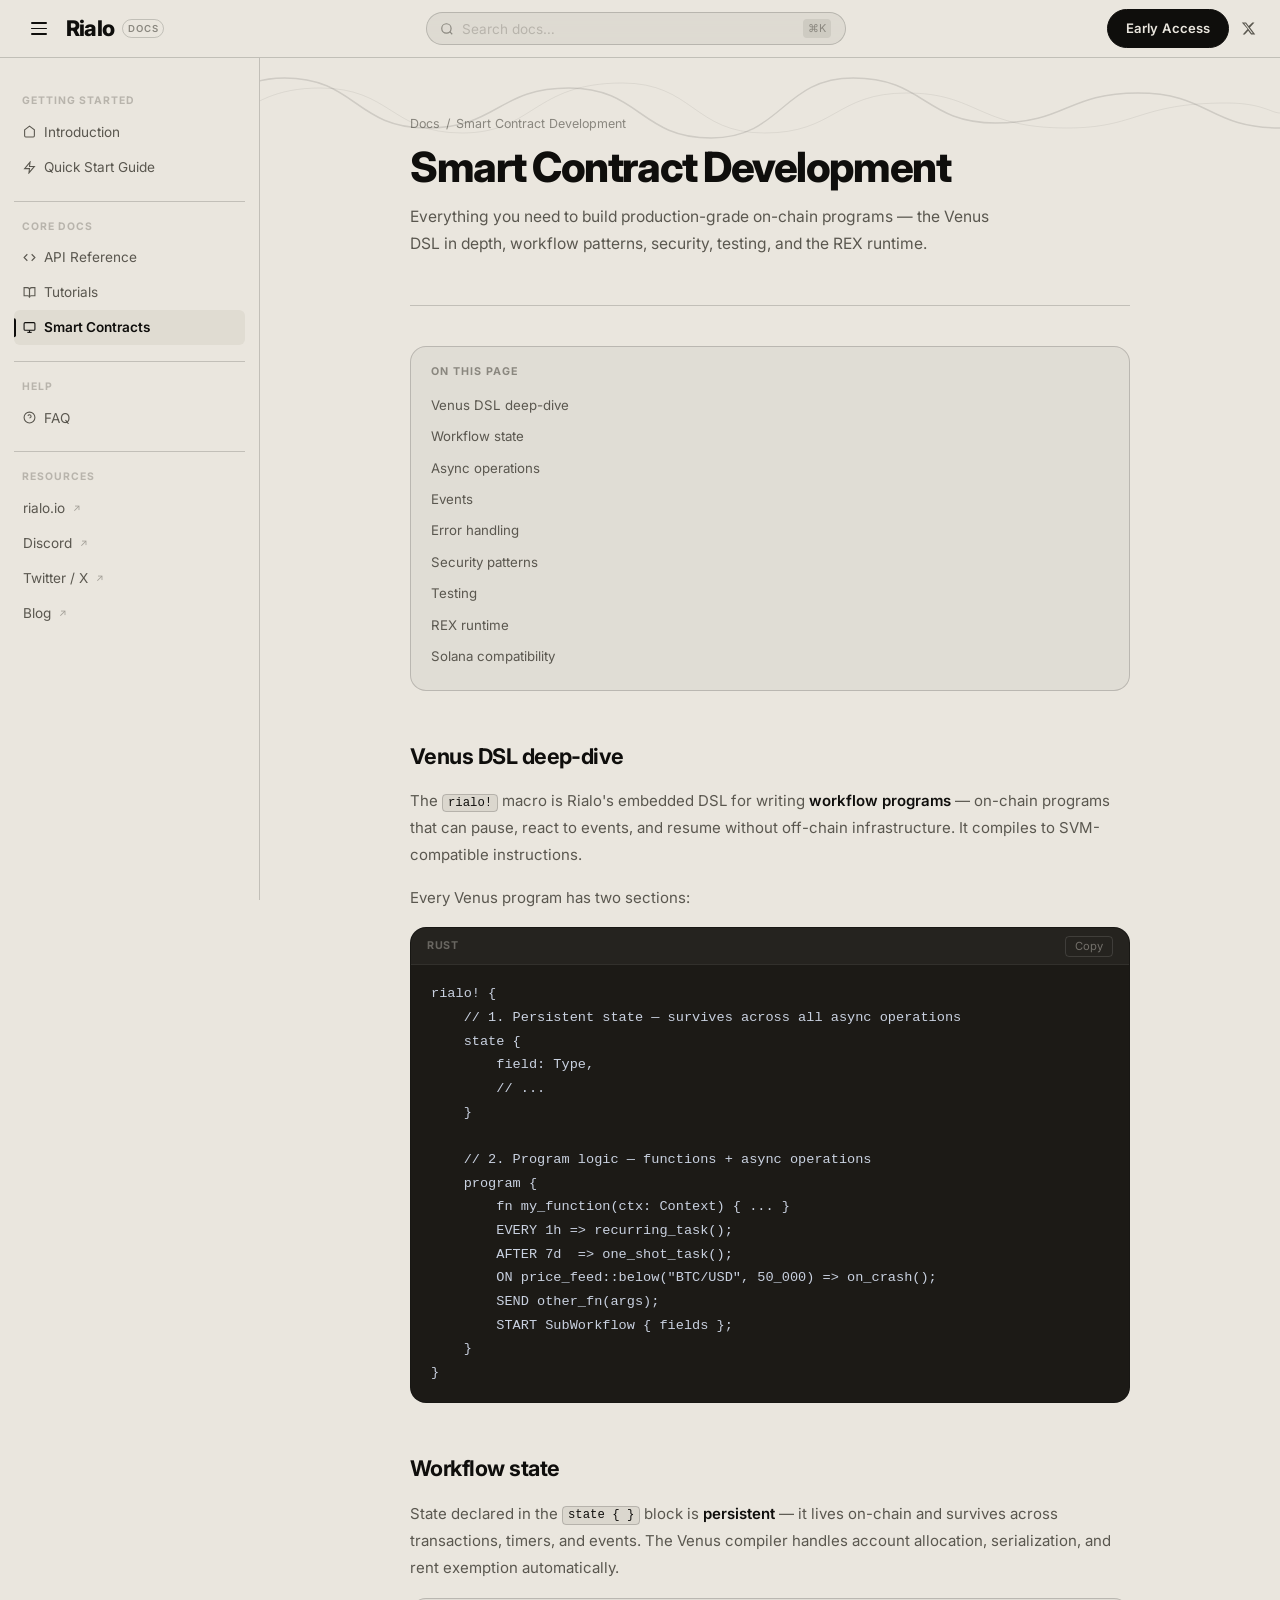
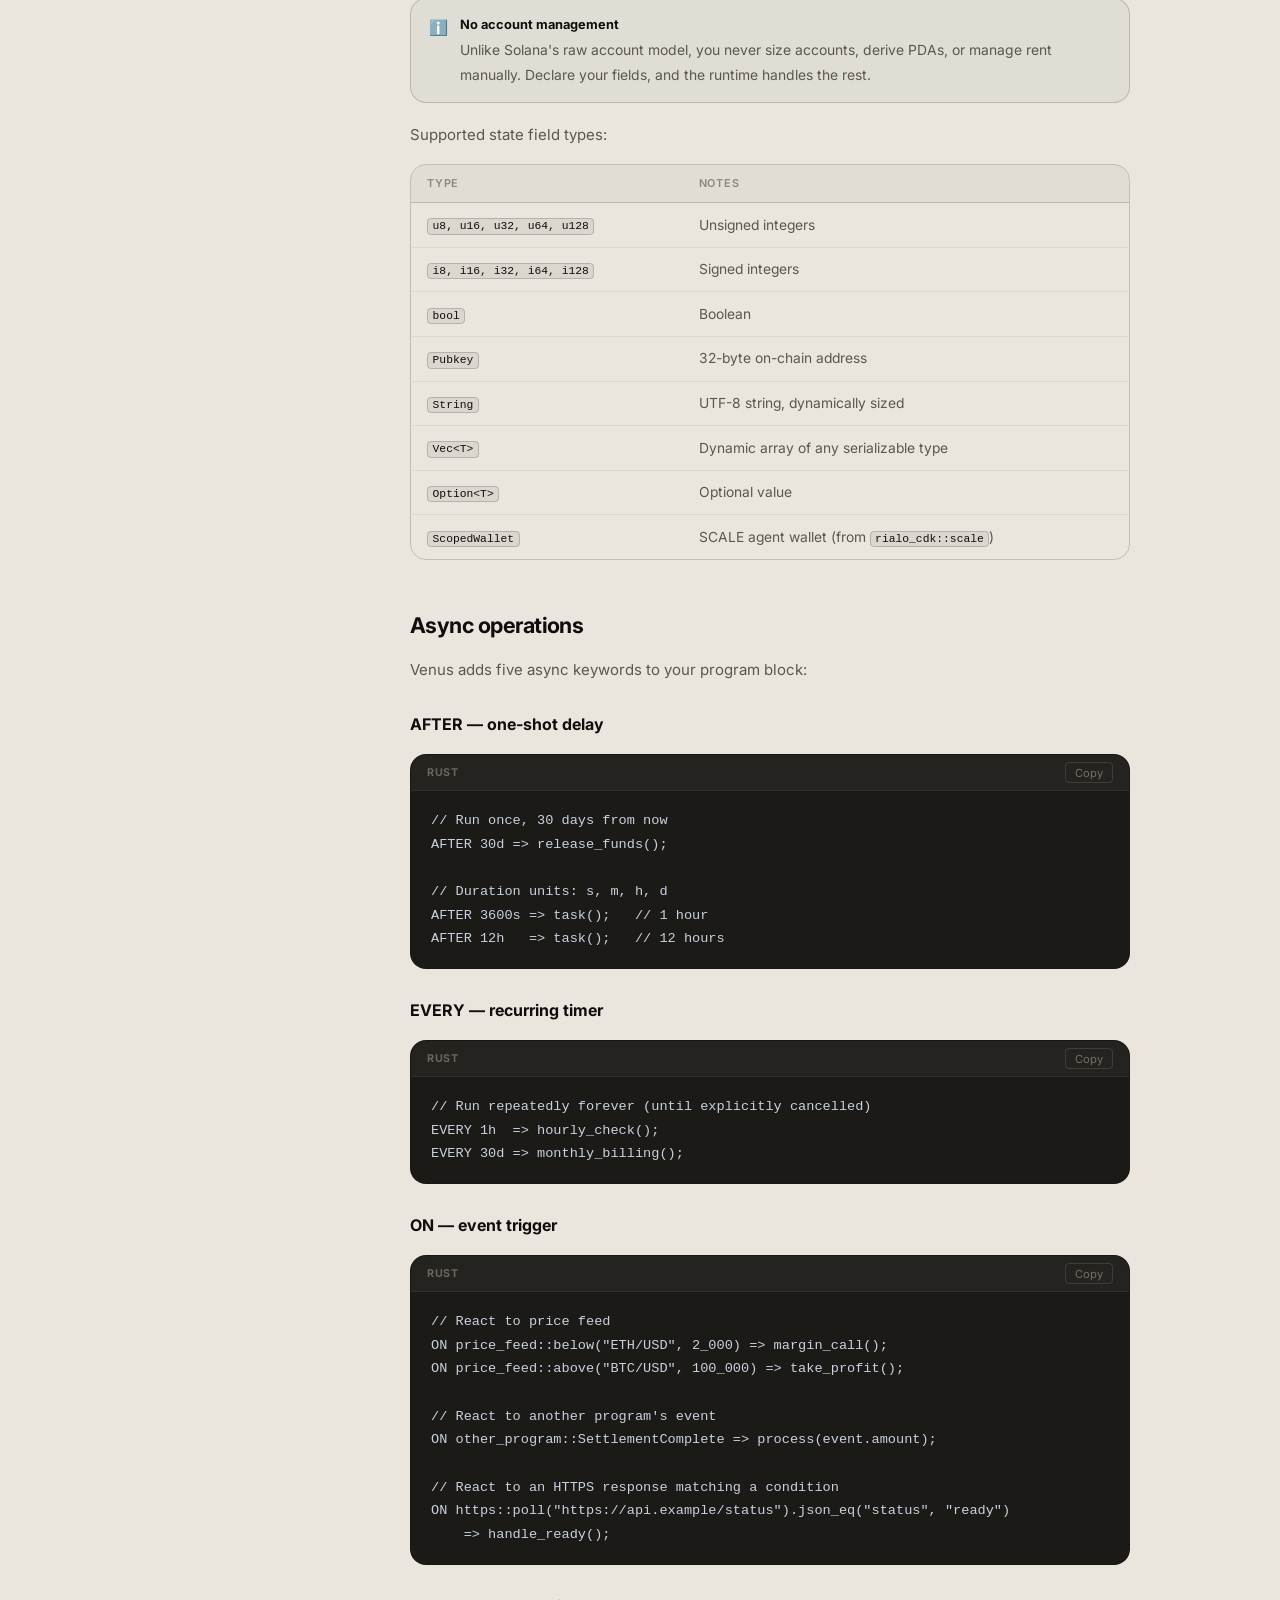
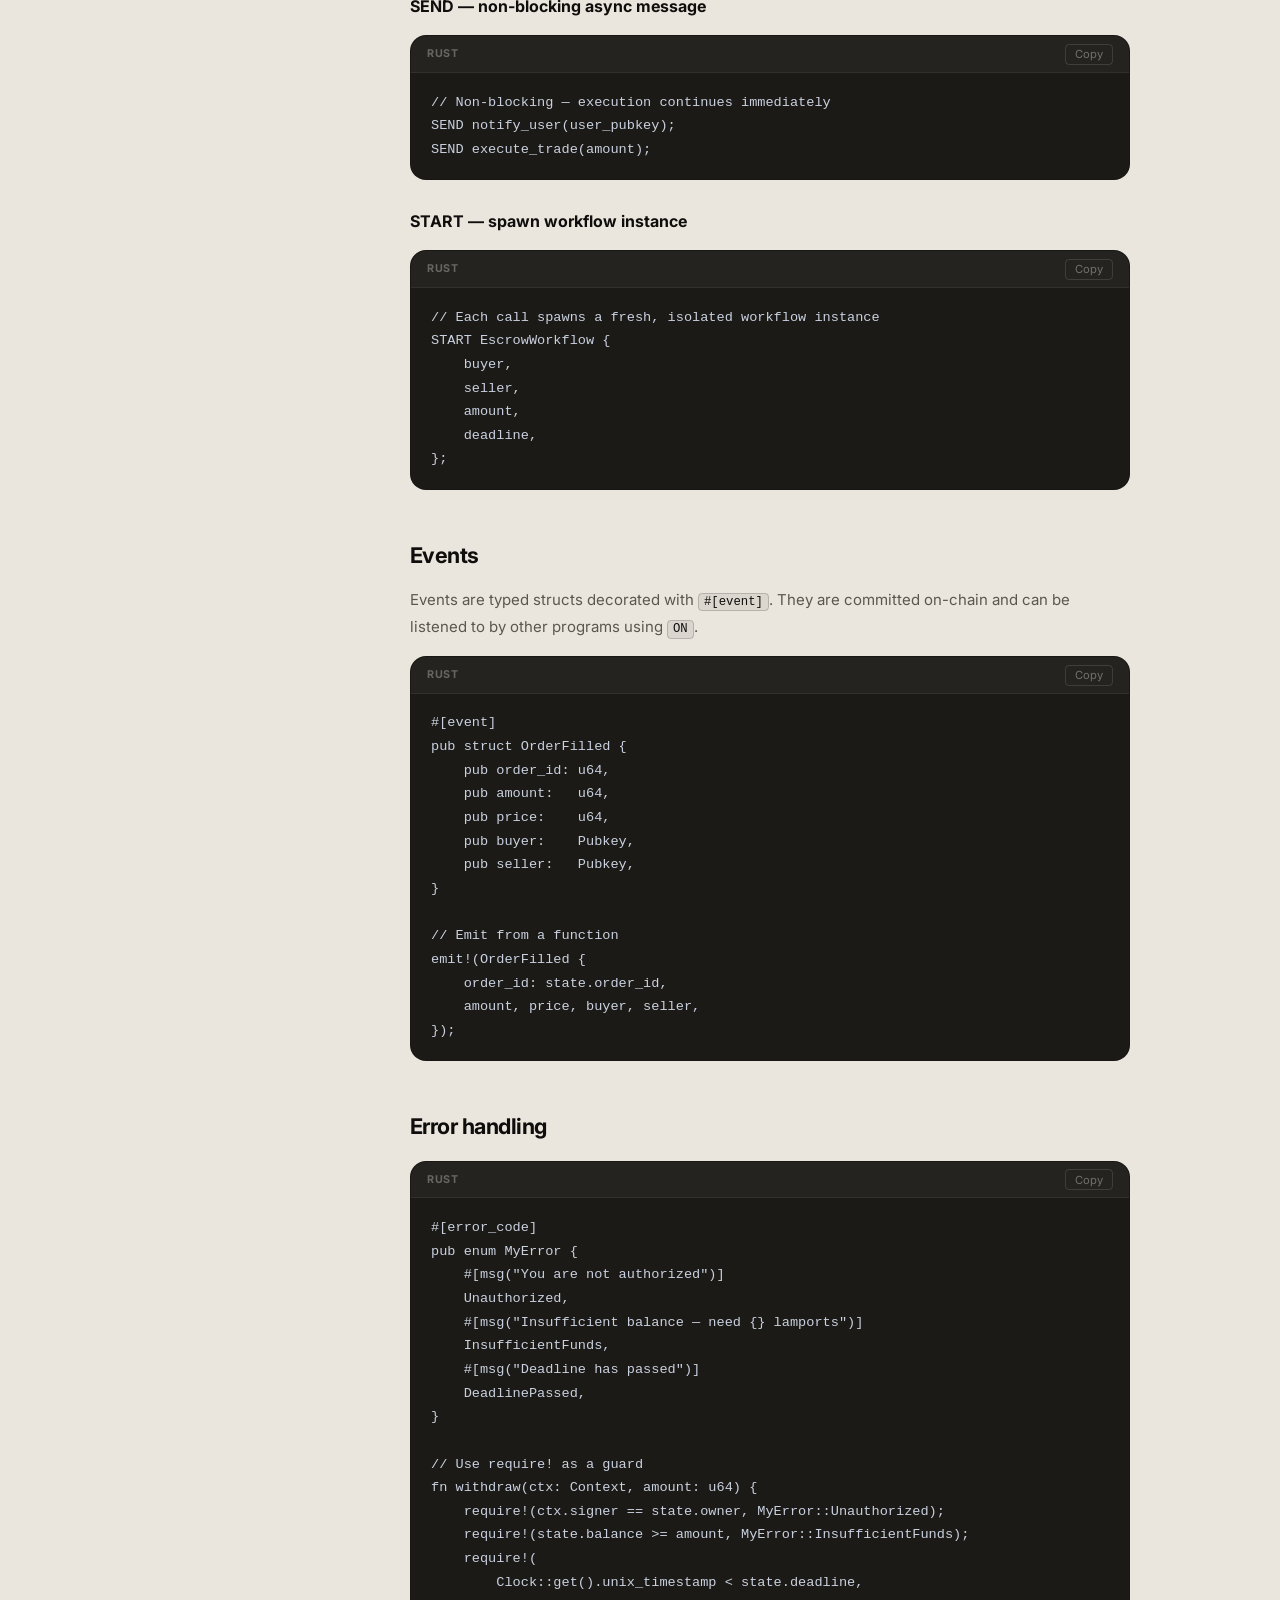
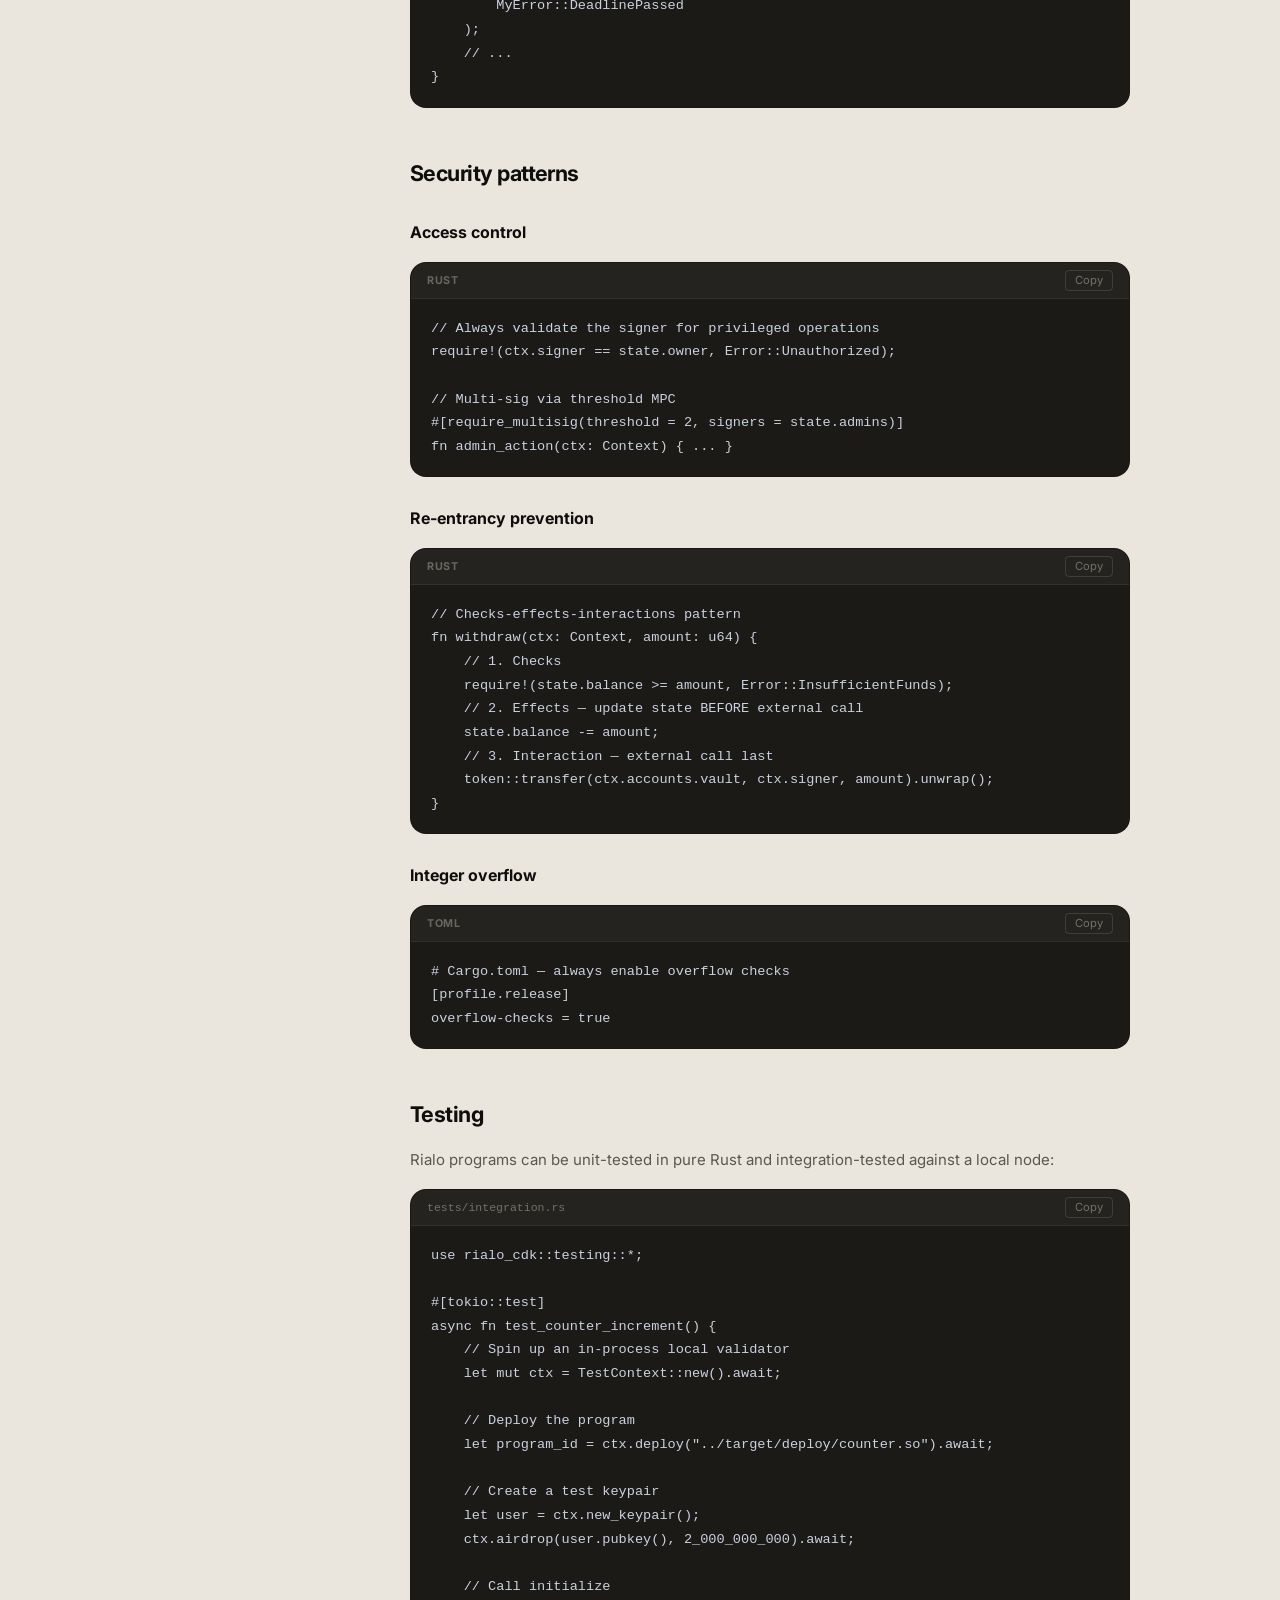
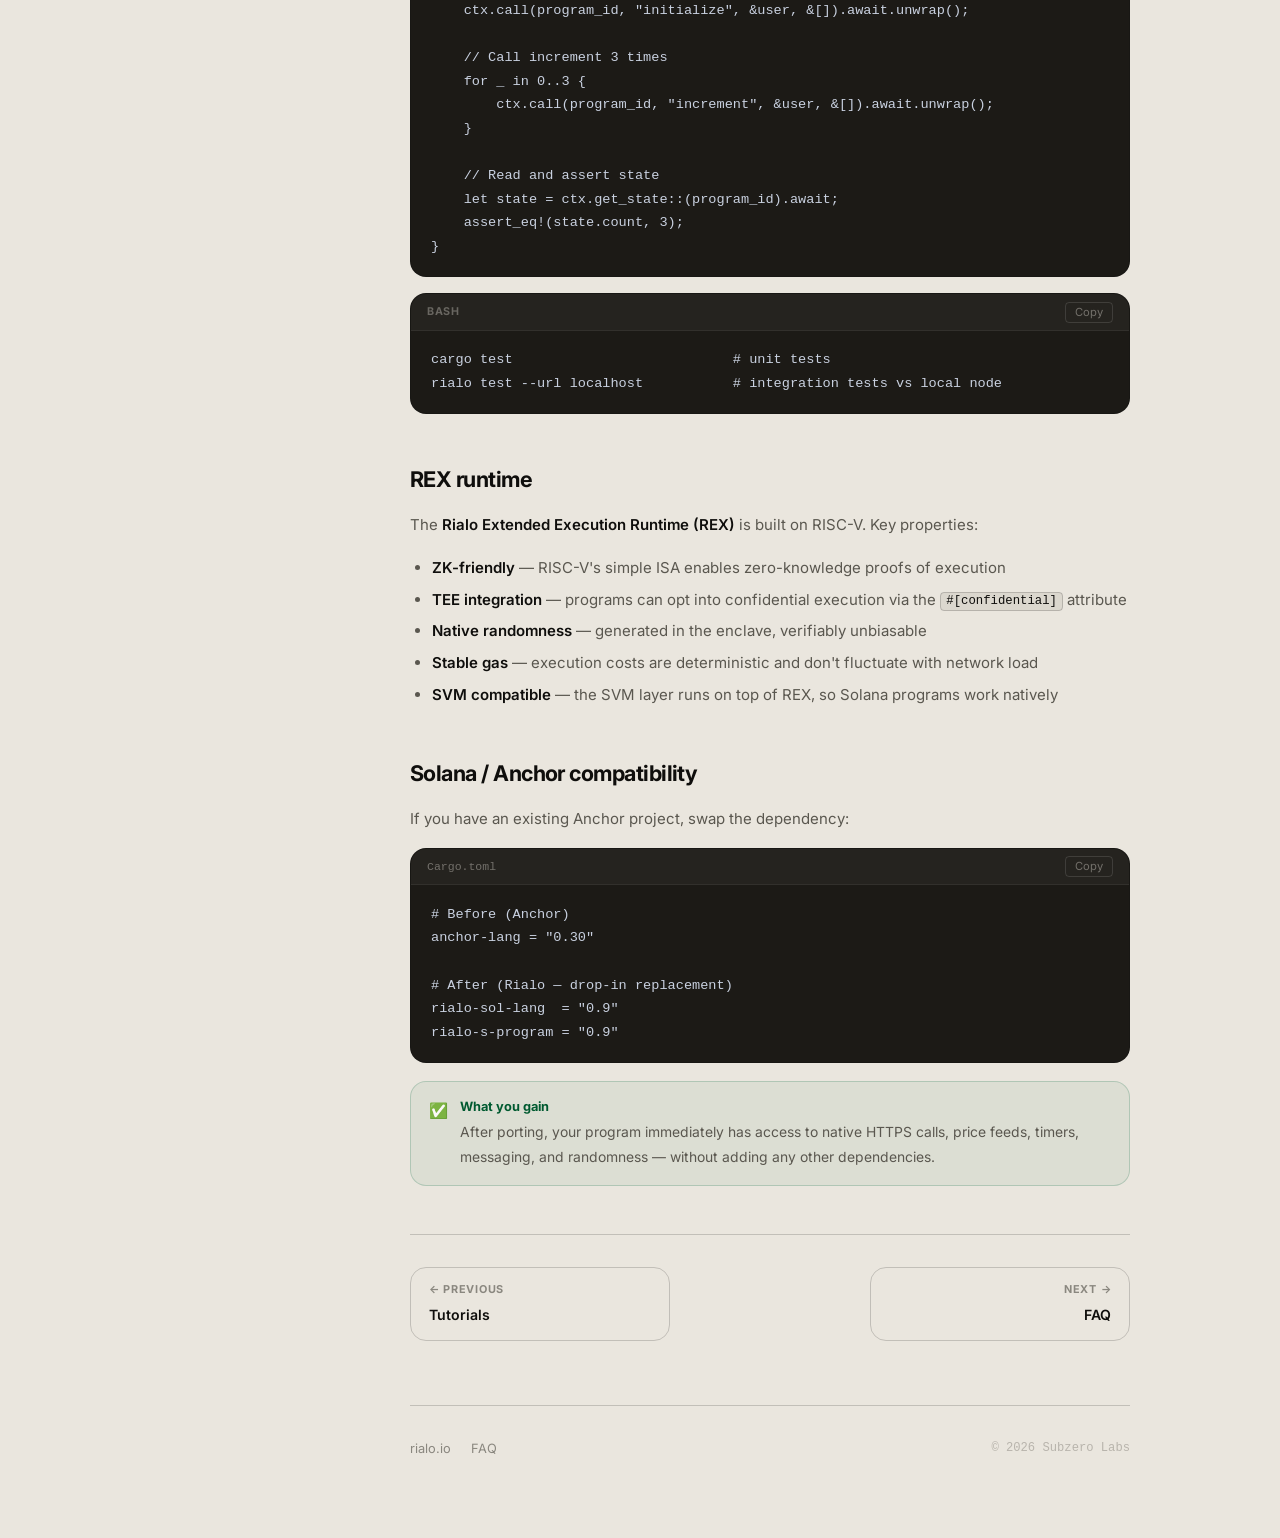
<file: pages/smart-contracts.html>
<!DOCTYPE html>
<html lang="en">
<head>
  <meta charset="UTF-8" /><meta name="viewport" content="width=device-width, initial-scale=1.0" />
  <title>Smart Contract Development — Rialo Doc</title>
  <link rel="stylesheet" href="../assets/css/style.css" />
  <link rel="stylesheet" href="../assets/css/prism.css" />
</head>
<body data-base="../">
<div id="topnav-mount"></div>
<div class="layout">
  <div id="sidebar-mount"></div>
  <main class="content">
    <div class="content-inner">

      <div class="page-header">
        <div class="breadcrumb"><a href="../index.html">Docs</a><span>/</span>Smart Contract Development</div>
        <h1><span class="grad-text">Smart Contract Development</span></h1>
        <p class="lead">Everything you need to build production-grade on-chain programs — the Venus DSL in depth, workflow patterns, security, testing, and the REX runtime.</p>
      </div>

      <div class="toc">
        <div class="toc-title">On this page</div>
        <ul>
          <li><a href="#venus">Venus DSL deep-dive</a></li>
          <li><a href="#state">Workflow state</a></li>
          <li><a href="#async-ops">Async operations</a></li>
          <li><a href="#events">Events</a></li>
          <li><a href="#errors">Error handling</a></li>
          <li><a href="#security">Security patterns</a></li>
          <li><a href="#testing">Testing</a></li>
          <li><a href="#rex">REX runtime</a></li>
          <li><a href="#solana-compat">Solana compatibility</a></li>
        </ul>
      </div>

      <h2 id="venus">Venus DSL deep-dive</h2>
      <p>The <code>rialo!</code> macro is Rialo's embedded DSL for writing <strong>workflow programs</strong> — on-chain programs that can pause, react to events, and resume without off-chain infrastructure. It compiles to SVM-compatible instructions.</p>

      <p>Every Venus program has two sections:</p>
      <div class="code-block">
        <div class="code-header"><span class="code-lang">rust</span><button class="copy-btn" onclick="copyCode(this)">Copy</button></div>
        <pre><code class="language-rust">rialo! {
    // 1. Persistent state — survives across all async operations
    state {
        field: Type,
        // ...
    }

    // 2. Program logic — functions + async operations
    program {
        fn my_function(ctx: Context) { ... }
        EVERY 1h => recurring_task();
        AFTER 7d  => one_shot_task();
        ON price_feed::below("BTC/USD", 50_000) => on_crash();
        SEND other_fn(args);
        START SubWorkflow { fields };
    }
}</code></pre>
      </div>

      <h2 id="state">Workflow state</h2>
      <p>State declared in the <code>state { }</code> block is <strong>persistent</strong> — it lives on-chain and survives across transactions, timers, and events. The Venus compiler handles account allocation, serialization, and rent exemption automatically.</p>

      <div class="callout callout-info">
        <div class="callout-icon">ℹ️</div>
        <div class="callout-body">
          <div class="callout-title">No account management</div>
          <p>Unlike Solana's raw account model, you never size accounts, derive PDAs, or manage rent manually. Declare your fields, and the runtime handles the rest.</p>
        </div>
      </div>

      <p>Supported state field types:</p>
      <div class="table-wrap">
        <table>
          <thead><tr><th>Type</th><th>Notes</th></tr></thead>
          <tbody>
            <tr><td><code>u8, u16, u32, u64, u128</code></td><td>Unsigned integers</td></tr>
            <tr><td><code>i8, i16, i32, i64, i128</code></td><td>Signed integers</td></tr>
            <tr><td><code>bool</code></td><td>Boolean</td></tr>
            <tr><td><code>Pubkey</code></td><td>32-byte on-chain address</td></tr>
            <tr><td><code>String</code></td><td>UTF-8 string, dynamically sized</td></tr>
            <tr><td><code>Vec&lt;T&gt;</code></td><td>Dynamic array of any serializable type</td></tr>
            <tr><td><code>Option&lt;T&gt;</code></td><td>Optional value</td></tr>
            <tr><td><code>ScopedWallet</code></td><td>SCALE agent wallet (from <code>rialo_cdk::scale</code>)</td></tr>
          </tbody>
        </table>
      </div>

      <h2 id="async-ops">Async operations</h2>
      <p>Venus adds five async keywords to your program block:</p>

      <h3>AFTER — one-shot delay</h3>
      <div class="code-block"><div class="code-header"><span class="code-lang">rust</span><button class="copy-btn" onclick="copyCode(this)">Copy</button></div>
      <pre><code class="language-rust">// Run once, 30 days from now
AFTER 30d => release_funds();

// Duration units: s, m, h, d
AFTER 3600s => task();   // 1 hour
AFTER 12h   => task();   // 12 hours</code></pre></div>

      <h3>EVERY — recurring timer</h3>
      <div class="code-block"><div class="code-header"><span class="code-lang">rust</span><button class="copy-btn" onclick="copyCode(this)">Copy</button></div>
      <pre><code class="language-rust">// Run repeatedly forever (until explicitly cancelled)
EVERY 1h  => hourly_check();
EVERY 30d => monthly_billing();</code></pre></div>

      <h3>ON — event trigger</h3>
      <div class="code-block"><div class="code-header"><span class="code-lang">rust</span><button class="copy-btn" onclick="copyCode(this)">Copy</button></div>
      <pre><code class="language-rust">// React to price feed
ON price_feed::below("ETH/USD", 2_000) => margin_call();
ON price_feed::above("BTC/USD", 100_000) => take_profit();

// React to another program's event
ON other_program::SettlementComplete => process(event.amount);

// React to an HTTPS response matching a condition
ON https::poll("https://api.example/status").json_eq("status", "ready")
    => handle_ready();</code></pre></div>

      <h3>SEND — non-blocking async message</h3>
      <div class="code-block"><div class="code-header"><span class="code-lang">rust</span><button class="copy-btn" onclick="copyCode(this)">Copy</button></div>
      <pre><code class="language-rust">// Non-blocking — execution continues immediately
SEND notify_user(user_pubkey);
SEND execute_trade(amount);</code></pre></div>

      <h3>START — spawn workflow instance</h3>
      <div class="code-block"><div class="code-header"><span class="code-lang">rust</span><button class="copy-btn" onclick="copyCode(this)">Copy</button></div>
      <pre><code class="language-rust">// Each call spawns a fresh, isolated workflow instance
START EscrowWorkflow {
    buyer,
    seller,
    amount,
    deadline,
};</code></pre></div>

      <h2 id="events">Events</h2>
      <p>Events are typed structs decorated with <code>#[event]</code>. They are committed on-chain and can be listened to by other programs using <code>ON</code>.</p>
      <div class="code-block"><div class="code-header"><span class="code-lang">rust</span><button class="copy-btn" onclick="copyCode(this)">Copy</button></div>
      <pre><code class="language-rust">#[event]
pub struct OrderFilled {
    pub order_id: u64,
    pub amount:   u64,
    pub price:    u64,
    pub buyer:    Pubkey,
    pub seller:   Pubkey,
}

// Emit from a function
emit!(OrderFilled {
    order_id: state.order_id,
    amount, price, buyer, seller,
});</code></pre></div>

      <h2 id="errors">Error handling</h2>
      <div class="code-block"><div class="code-header"><span class="code-lang">rust</span><button class="copy-btn" onclick="copyCode(this)">Copy</button></div>
      <pre><code class="language-rust">#[error_code]
pub enum MyError {
    #[msg("You are not authorized")]
    Unauthorized,
    #[msg("Insufficient balance — need {} lamports")]
    InsufficientFunds,
    #[msg("Deadline has passed")]
    DeadlinePassed,
}

// Use require! as a guard
fn withdraw(ctx: Context, amount: u64) {
    require!(ctx.signer == state.owner, MyError::Unauthorized);
    require!(state.balance >= amount, MyError::InsufficientFunds);
    require!(
        Clock::get().unix_timestamp < state.deadline,
        MyError::DeadlinePassed
    );
    // ...
}</code></pre></div>

      <h2 id="security">Security patterns</h2>

      <h3>Access control</h3>
      <div class="code-block"><div class="code-header"><span class="code-lang">rust</span><button class="copy-btn" onclick="copyCode(this)">Copy</button></div>
      <pre><code class="language-rust">// Always validate the signer for privileged operations
require!(ctx.signer == state.owner, Error::Unauthorized);

// Multi-sig via threshold MPC
#[require_multisig(threshold = 2, signers = state.admins)]
fn admin_action(ctx: Context) { ... }</code></pre></div>

      <h3>Re-entrancy prevention</h3>
      <div class="code-block"><div class="code-header"><span class="code-lang">rust</span><button class="copy-btn" onclick="copyCode(this)">Copy</button></div>
      <pre><code class="language-rust">// Checks-effects-interactions pattern
fn withdraw(ctx: Context, amount: u64) {
    // 1. Checks
    require!(state.balance >= amount, Error::InsufficientFunds);
    // 2. Effects — update state BEFORE external call
    state.balance -= amount;
    // 3. Interaction — external call last
    token::transfer(ctx.accounts.vault, ctx.signer, amount).unwrap();
}</code></pre></div>

      <h3>Integer overflow</h3>
      <div class="code-block"><div class="code-header"><span class="code-lang">toml</span><button class="copy-btn" onclick="copyCode(this)">Copy</button></div>
      <pre><code class="language-toml"># Cargo.toml — always enable overflow checks
[profile.release]
overflow-checks = true</code></pre></div>

      <h2 id="testing">Testing</h2>
      <p>Rialo programs can be unit-tested in pure Rust and integration-tested against a local node:</p>
      <div class="code-block"><div class="code-header"><span class="code-filename">tests/integration.rs</span><button class="copy-btn" onclick="copyCode(this)">Copy</button></div>
      <pre><code class="language-rust">use rialo_cdk::testing::*;

#[tokio::test]
async fn test_counter_increment() {
    // Spin up an in-process local validator
    let mut ctx = TestContext::new().await;

    // Deploy the program
    let program_id = ctx.deploy("../target/deploy/counter.so").await;

    // Create a test keypair
    let user = ctx.new_keypair();
    ctx.airdrop(user.pubkey(), 2_000_000_000).await;

    // Call initialize
    ctx.call(program_id, "initialize", &user, &[]).await.unwrap();

    // Call increment 3 times
    for _ in 0..3 {
        ctx.call(program_id, "increment", &user, &[]).await.unwrap();
    }

    // Read and assert state
    let state = ctx.get_state::<CounterState>(program_id).await;
    assert_eq!(state.count, 3);
}</code></pre></div>

      <div class="code-block"><div class="code-header"><span class="code-lang">bash</span><button class="copy-btn" onclick="copyCode(this)">Copy</button></div>
      <pre><code class="language-bash">cargo test                           # unit tests
rialo test --url localhost           # integration tests vs local node</code></pre></div>

      <h2 id="rex">REX runtime</h2>
      <p>The <strong>Rialo Extended Execution Runtime (REX)</strong> is built on RISC-V. Key properties:</p>
      <ul>
        <li><strong>ZK-friendly</strong> — RISC-V's simple ISA enables zero-knowledge proofs of execution</li>
        <li><strong>TEE integration</strong> — programs can opt into confidential execution via the <code>#[confidential]</code> attribute</li>
        <li><strong>Native randomness</strong> — generated in the enclave, verifiably unbiasable</li>
        <li><strong>Stable gas</strong> — execution costs are deterministic and don't fluctuate with network load</li>
        <li><strong>SVM compatible</strong> — the SVM layer runs on top of REX, so Solana programs work natively</li>
      </ul>

      <h2 id="solana-compat">Solana / Anchor compatibility</h2>
      <p>If you have an existing Anchor project, swap the dependency:</p>
      <div class="code-block"><div class="code-header"><span class="code-filename">Cargo.toml</span><button class="copy-btn" onclick="copyCode(this)">Copy</button></div>
      <pre><code class="language-toml"># Before (Anchor)
anchor-lang = "0.30"

# After (Rialo — drop-in replacement)
rialo-sol-lang  = "0.9"
rialo-s-program = "0.9"</code></pre></div>

      <div class="callout callout-tip">
        <div class="callout-icon">✅</div>
        <div class="callout-body">
          <div class="callout-title">What you gain</div>
          <p>After porting, your program immediately has access to native HTTPS calls, price feeds, timers, messaging, and randomness — without adding any other dependencies.</p>
        </div>
      </div>

      <div class="page-nav">
        <a href="tutorials.html" class="page-nav-item">
          <div class="page-nav-label">← Previous</div>
          <div class="page-nav-title">Tutorials</div>
        </a>
        <a href="faq.html" class="page-nav-item next">
          <div class="page-nav-label">Next →</div>
          <div class="page-nav-title">FAQ</div>
        </a>
      </div>

      <footer class="doc-footer">
        <div class="footer-inner">
          <div class="footer-links"><a href="https://www.rialo.io" target="_blank">rialo.io</a><a href="faq.html">FAQ</a></div>
          <span class="footer-copy">© 2026 Subzero Labs</span>
        </div>
      </footer>

    </div>
  </main>
</div>
<script src="../assets/js/prism.js"></script>
<script src="../assets/js/nav.js"></script>
<script src="../assets/js/main.js"></script>
</body>
</html>
</file>
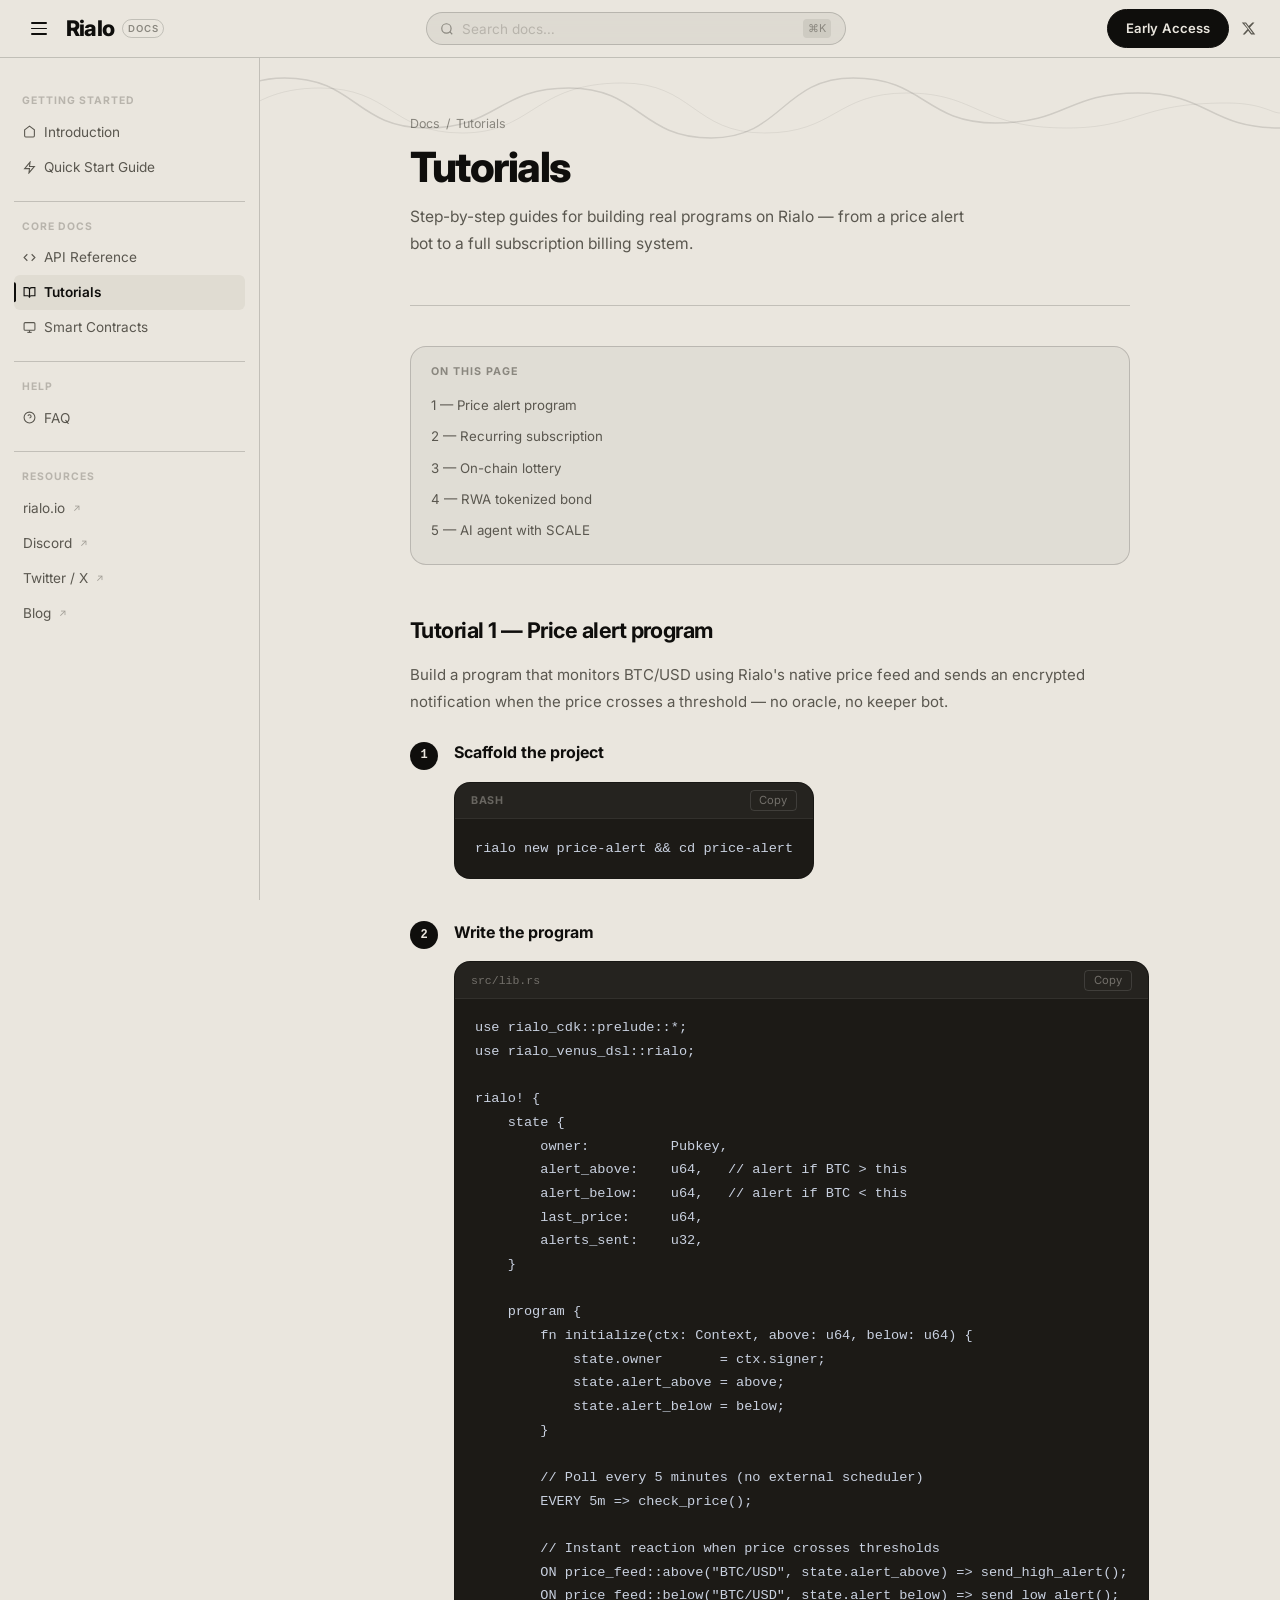
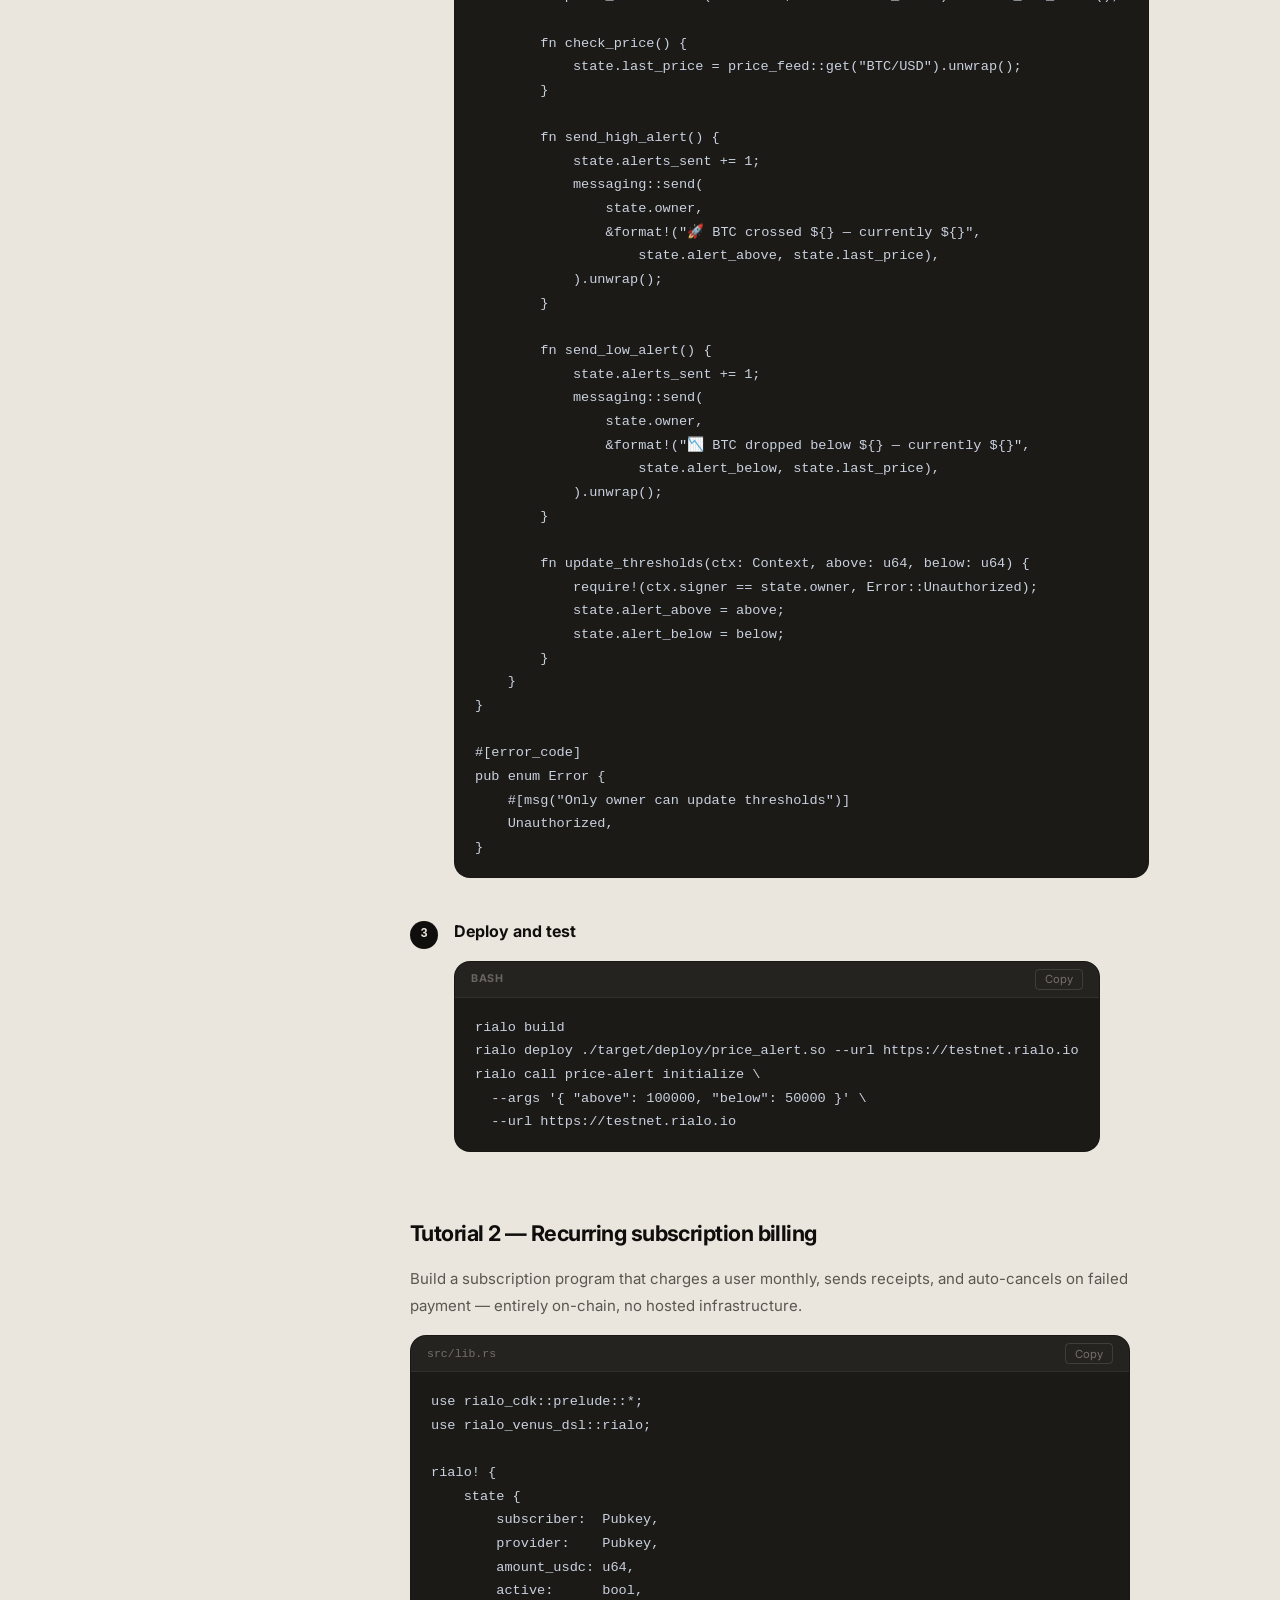
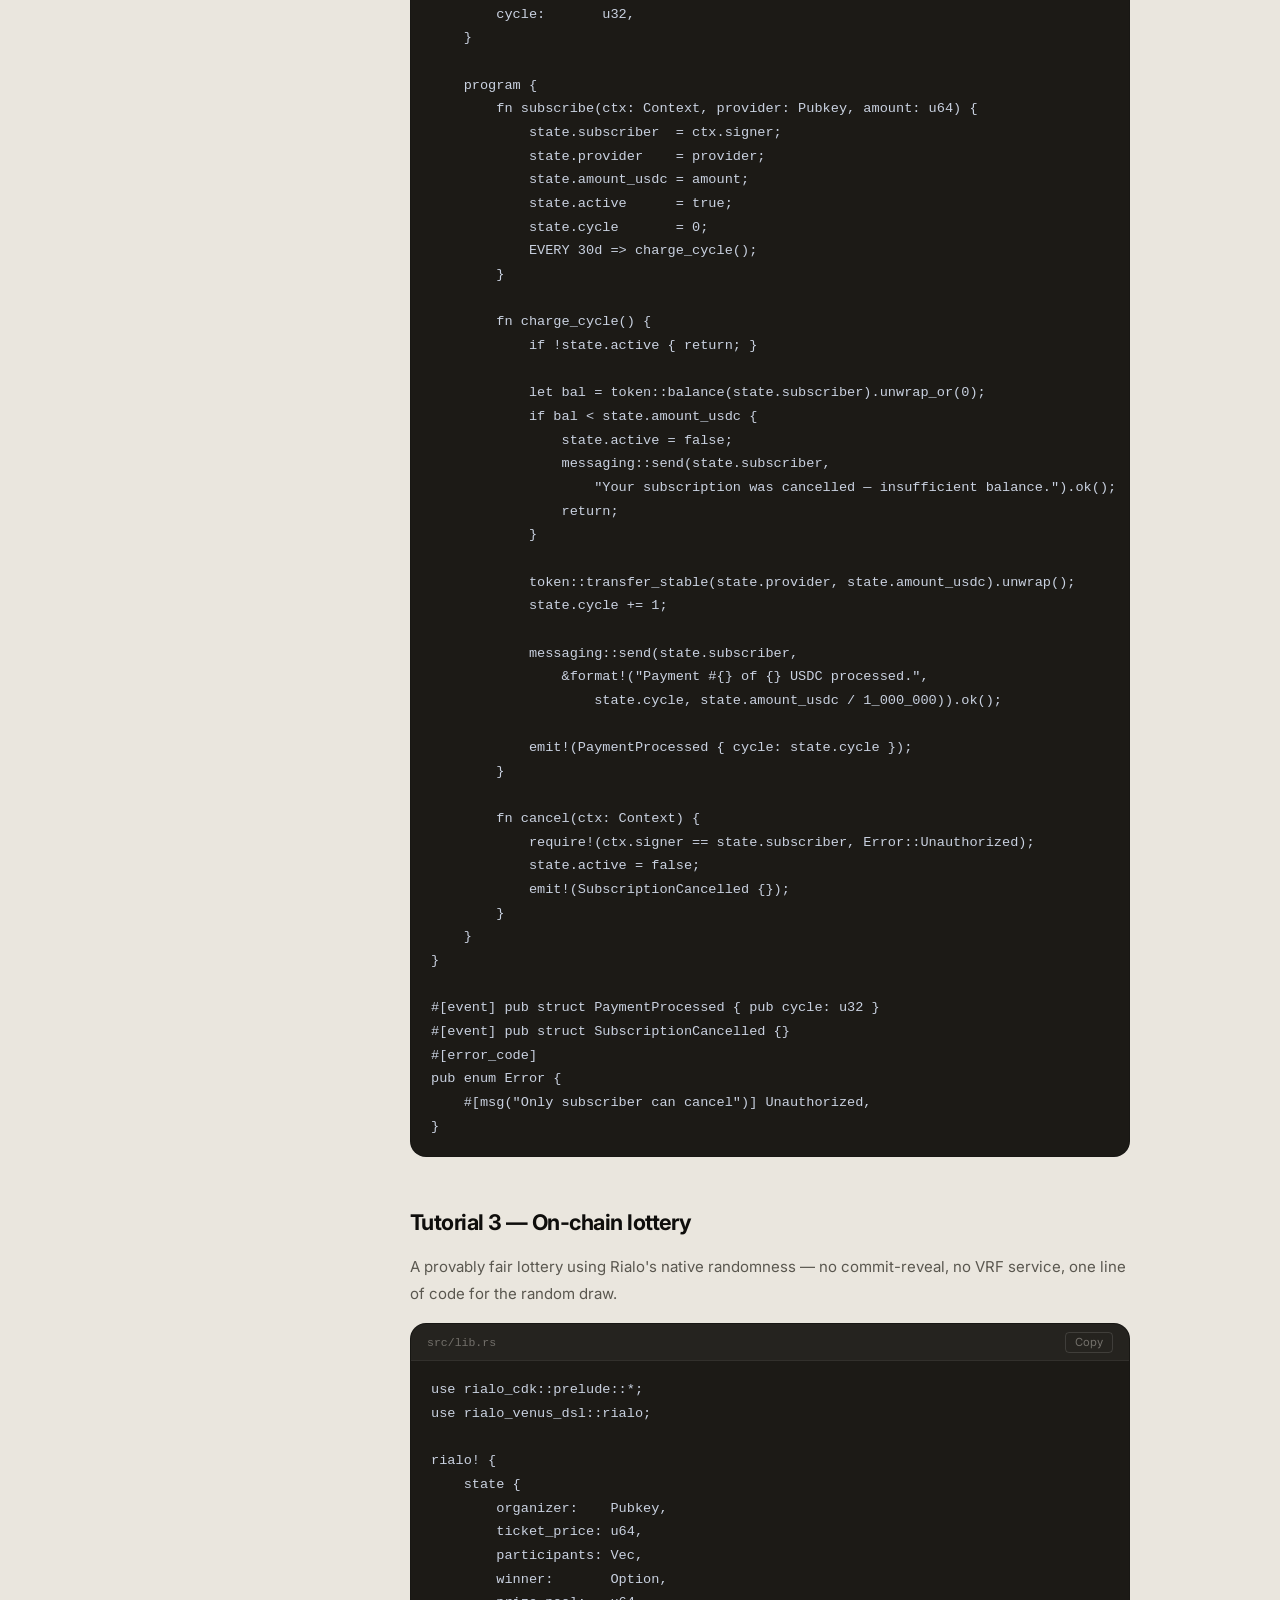
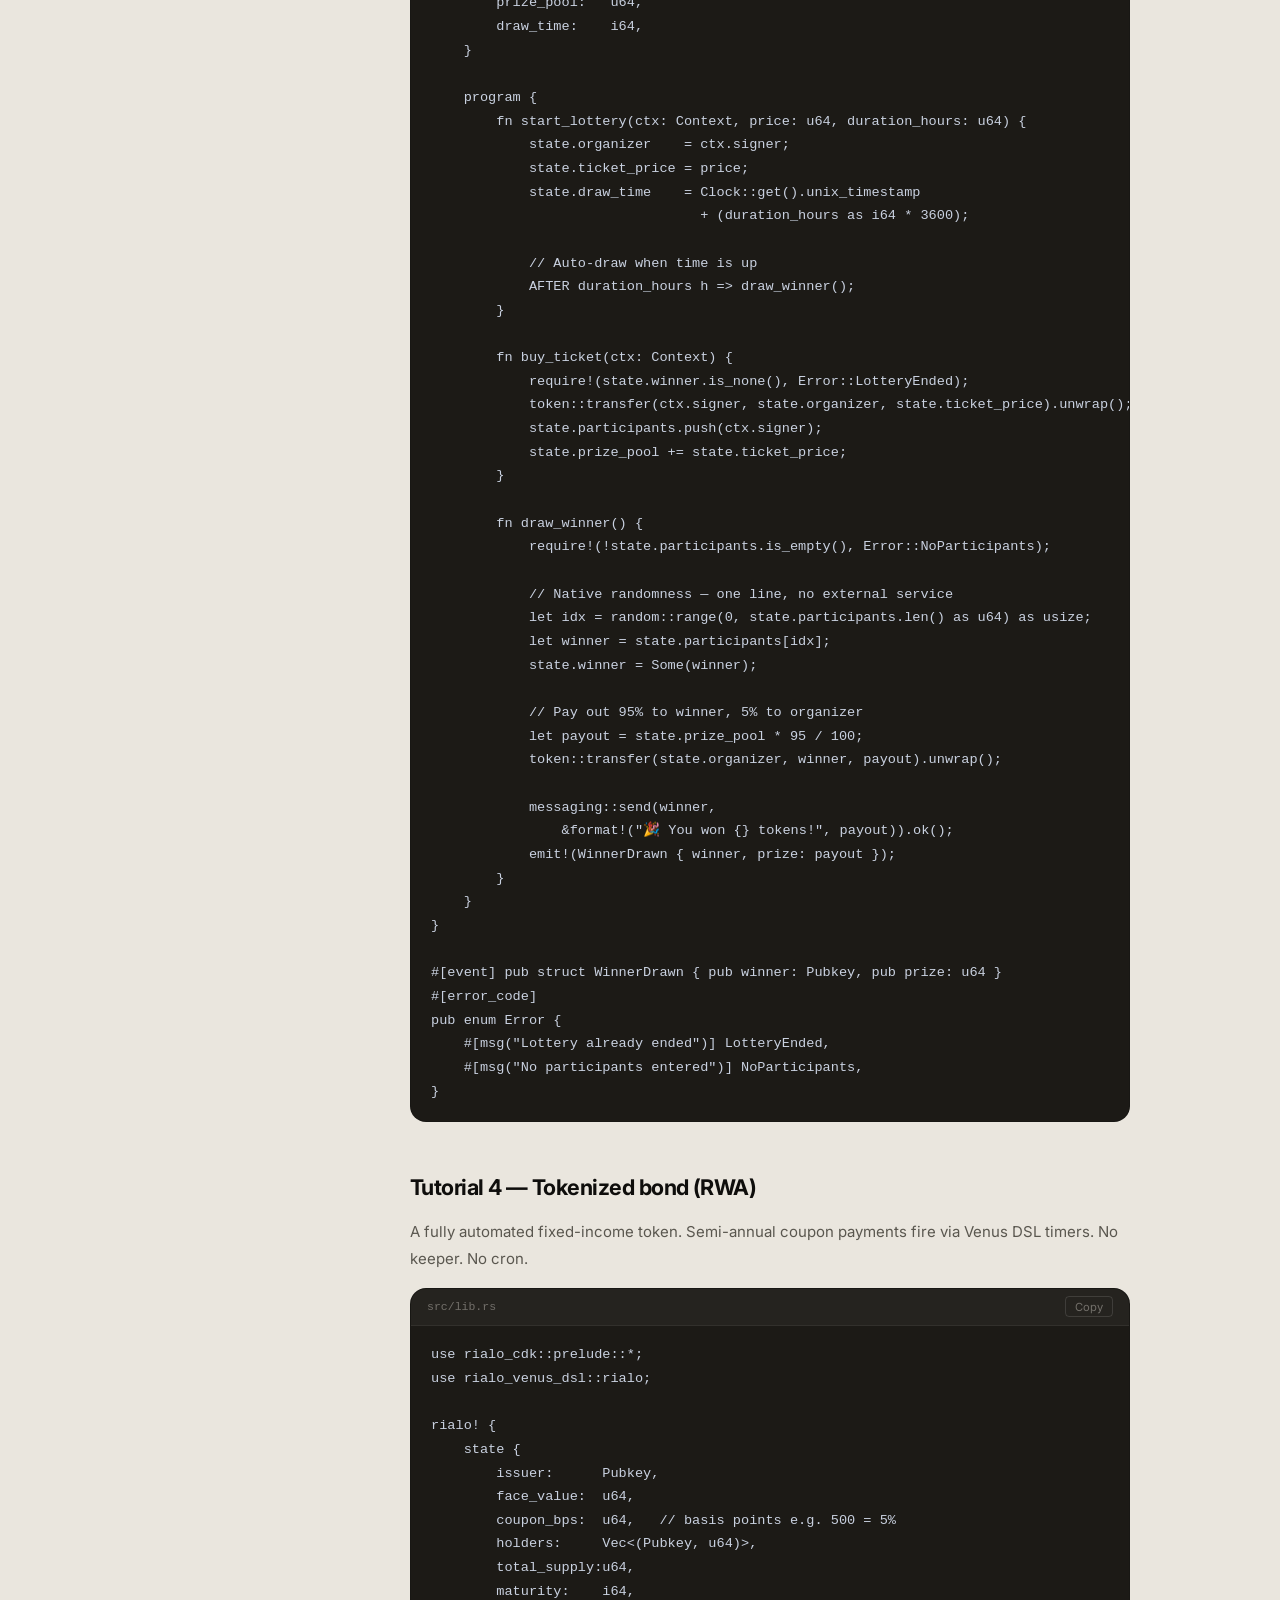
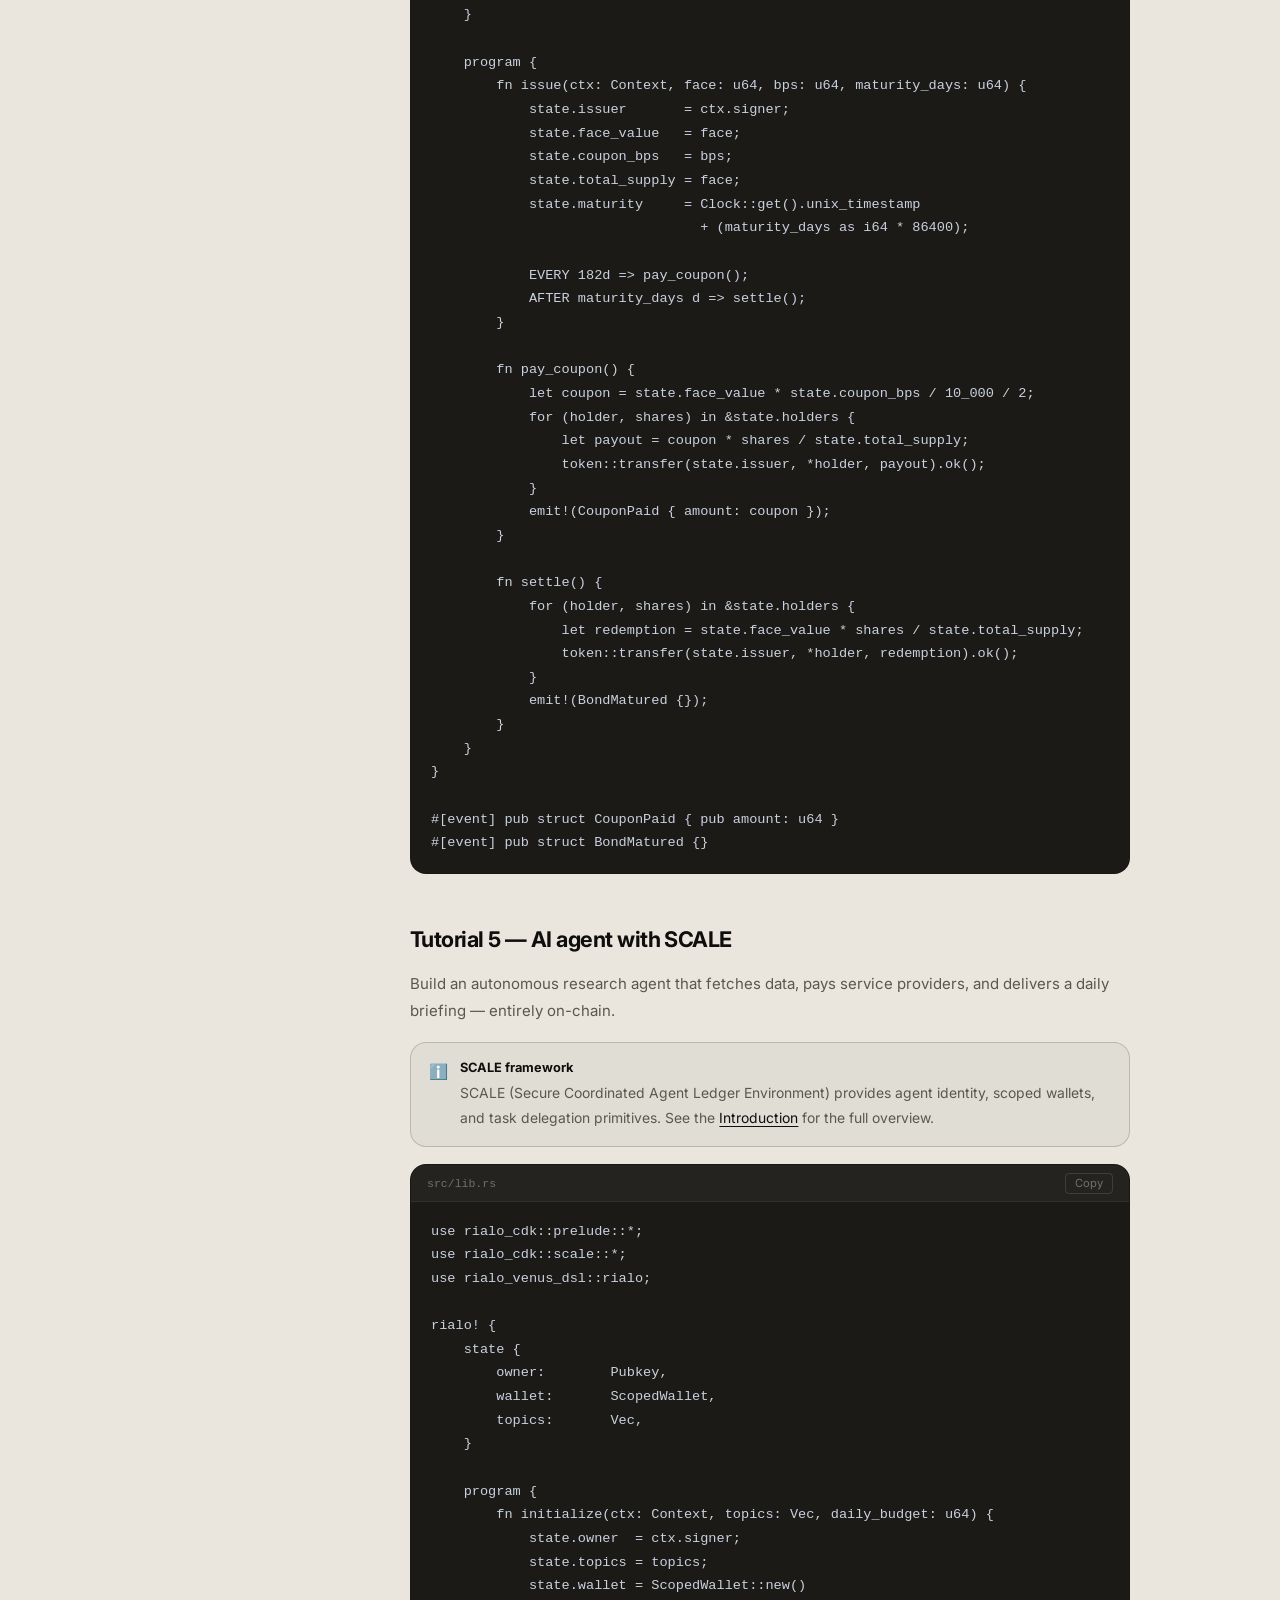
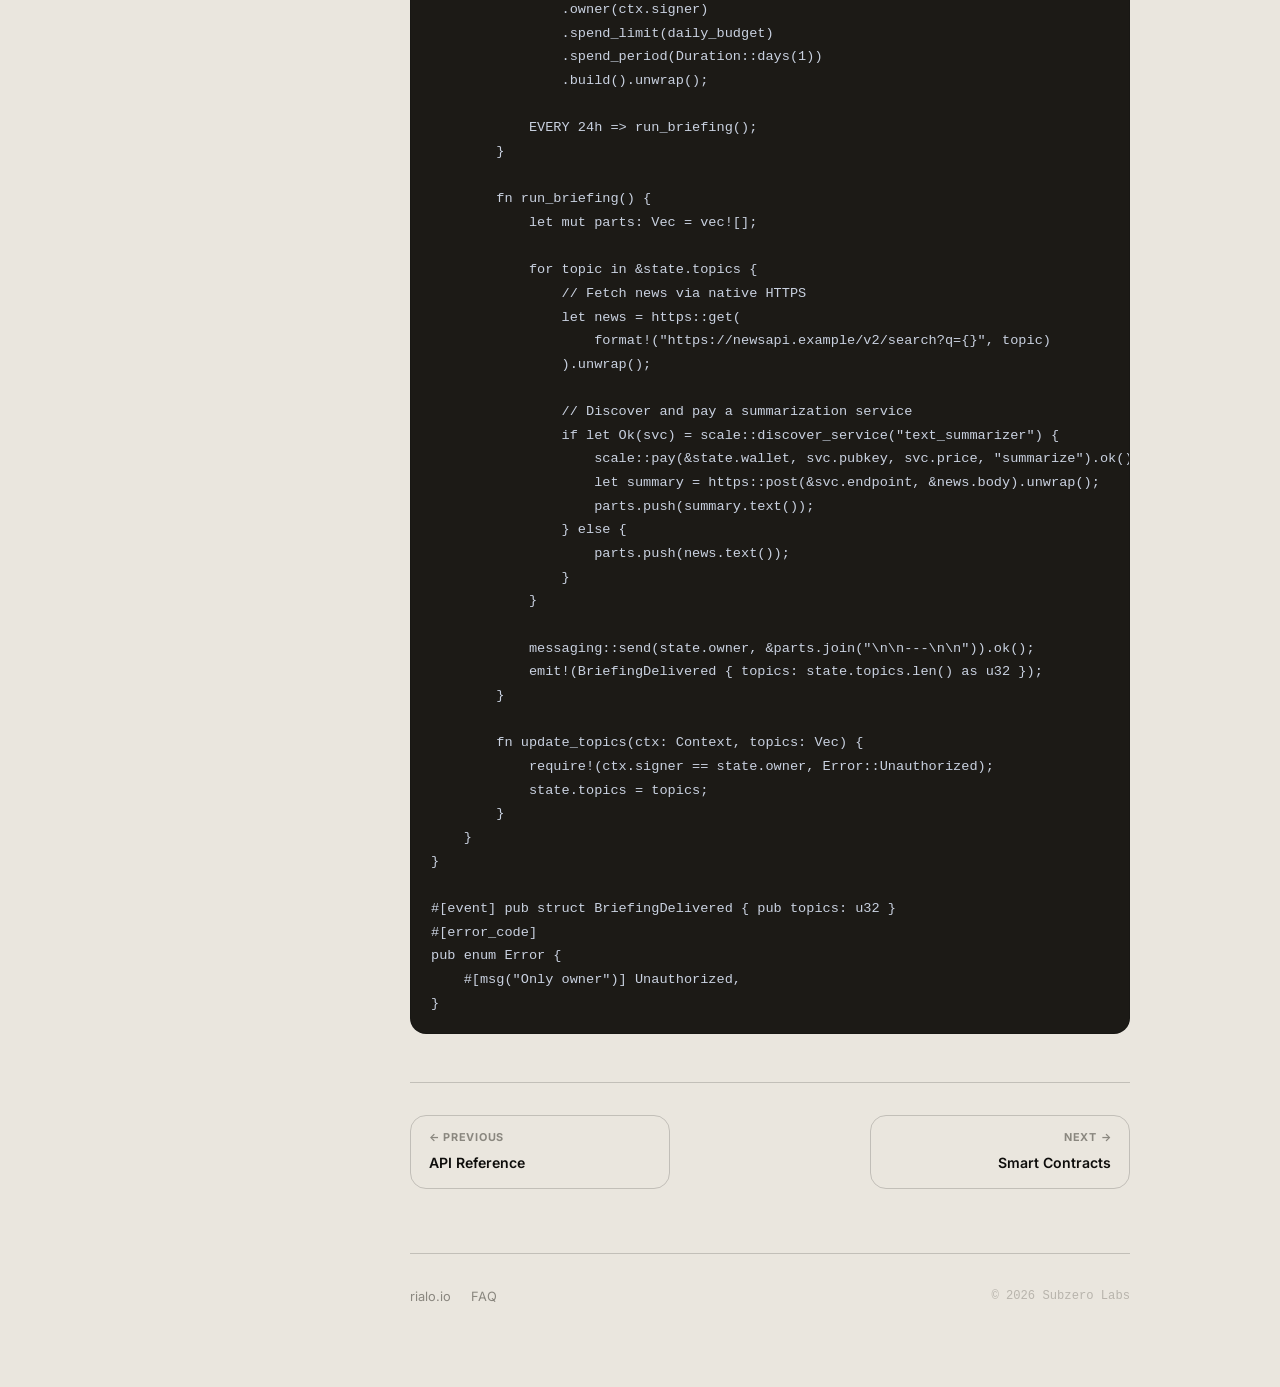
<file: pages/tutorials.html>
<!DOCTYPE html>
<html lang="en">
<head>
  <meta charset="UTF-8" /><meta name="viewport" content="width=device-width, initial-scale=1.0" />
  <title>Tutorials — Rialo Doc</title>
  <link rel="stylesheet" href="../assets/css/style.css" />
  <link rel="stylesheet" href="../assets/css/prism.css" />
</head>
<body data-base="../">
<div id="topnav-mount"></div>
<div class="layout">
  <div id="sidebar-mount"></div>
  <main class="content">
    <div class="content-inner">

      <div class="page-header">
        <div class="breadcrumb"><a href="../index.html">Docs</a><span>/</span>Tutorials</div>
        <h1><span class="grad-text">Tutorials</span></h1>
        <p class="lead">Step-by-step guides for building real programs on Rialo — from a price alert bot to a full subscription billing system.</p>
      </div>

      <div class="toc">
        <div class="toc-title">On this page</div>
        <ul>
          <li><a href="#tut1">1 — Price alert program</a></li>
          <li><a href="#tut2">2 — Recurring subscription</a></li>
          <li><a href="#tut3">3 — On-chain lottery</a></li>
          <li><a href="#tut4">4 — RWA tokenized bond</a></li>
          <li><a href="#tut5">5 — AI agent with SCALE</a></li>
        </ul>
      </div>

      <!-- TUT 1 -->
      <h2 id="tut1">Tutorial 1 — Price alert program</h2>
      <p>Build a program that monitors BTC/USD using Rialo's native price feed and sends an encrypted notification when the price crosses a threshold — no oracle, no keeper bot.</p>

      <div class="steps">
        <div class="step">
          <div class="step-num">1</div>
          <div class="step-content">
            <h3>Scaffold the project</h3>
            <div class="code-block"><div class="code-header"><span class="code-lang">bash</span><button class="copy-btn" onclick="copyCode(this)">Copy</button></div>
            <pre><code class="language-bash">rialo new price-alert && cd price-alert</code></pre></div>
          </div>
        </div>
        <div class="step">
          <div class="step-num">2</div>
          <div class="step-content">
            <h3>Write the program</h3>
            <div class="code-block"><div class="code-header"><span class="code-filename">src/lib.rs</span><button class="copy-btn" onclick="copyCode(this)">Copy</button></div>
            <pre><code class="language-rust">use rialo_cdk::prelude::*;
use rialo_venus_dsl::rialo;

rialo! {
    state {
        owner:          Pubkey,
        alert_above:    u64,   // alert if BTC > this
        alert_below:    u64,   // alert if BTC < this
        last_price:     u64,
        alerts_sent:    u32,
    }

    program {
        fn initialize(ctx: Context, above: u64, below: u64) {
            state.owner       = ctx.signer;
            state.alert_above = above;
            state.alert_below = below;
        }

        // Poll every 5 minutes (no external scheduler)
        EVERY 5m => check_price();

        // Instant reaction when price crosses thresholds
        ON price_feed::above("BTC/USD", state.alert_above) => send_high_alert();
        ON price_feed::below("BTC/USD", state.alert_below) => send_low_alert();

        fn check_price() {
            state.last_price = price_feed::get("BTC/USD").unwrap();
        }

        fn send_high_alert() {
            state.alerts_sent += 1;
            messaging::send(
                state.owner,
                &format!("🚀 BTC crossed ${} — currently ${}", 
                    state.alert_above, state.last_price),
            ).unwrap();
        }

        fn send_low_alert() {
            state.alerts_sent += 1;
            messaging::send(
                state.owner,
                &format!("📉 BTC dropped below ${} — currently ${}",
                    state.alert_below, state.last_price),
            ).unwrap();
        }

        fn update_thresholds(ctx: Context, above: u64, below: u64) {
            require!(ctx.signer == state.owner, Error::Unauthorized);
            state.alert_above = above;
            state.alert_below = below;
        }
    }
}

#[error_code]
pub enum Error {
    #[msg("Only owner can update thresholds")]
    Unauthorized,
}</code></pre></div>
          </div>
        </div>
        <div class="step">
          <div class="step-num">3</div>
          <div class="step-content">
            <h3>Deploy and test</h3>
            <div class="code-block"><div class="code-header"><span class="code-lang">bash</span><button class="copy-btn" onclick="copyCode(this)">Copy</button></div>
            <pre><code class="language-bash">rialo build
rialo deploy ./target/deploy/price_alert.so --url https://testnet.rialo.io
rialo call price-alert initialize \
  --args '{ "above": 100000, "below": 50000 }' \
  --url https://testnet.rialo.io</code></pre></div>
          </div>
        </div>
      </div>

      <!-- TUT 2 -->
      <h2 id="tut2">Tutorial 2 — Recurring subscription billing</h2>
      <p>Build a subscription program that charges a user monthly, sends receipts, and auto-cancels on failed payment — entirely on-chain, no hosted infrastructure.</p>

      <div class="code-block">
        <div class="code-header"><span class="code-filename">src/lib.rs</span><button class="copy-btn" onclick="copyCode(this)">Copy</button></div>
        <pre><code class="language-rust">use rialo_cdk::prelude::*;
use rialo_venus_dsl::rialo;

rialo! {
    state {
        subscriber:  Pubkey,
        provider:    Pubkey,
        amount_usdc: u64,
        active:      bool,
        cycle:       u32,
    }

    program {
        fn subscribe(ctx: Context, provider: Pubkey, amount: u64) {
            state.subscriber  = ctx.signer;
            state.provider    = provider;
            state.amount_usdc = amount;
            state.active      = true;
            state.cycle       = 0;
            EVERY 30d => charge_cycle();
        }

        fn charge_cycle() {
            if !state.active { return; }

            let bal = token::balance(state.subscriber).unwrap_or(0);
            if bal < state.amount_usdc {
                state.active = false;
                messaging::send(state.subscriber,
                    "Your subscription was cancelled — insufficient balance.").ok();
                return;
            }

            token::transfer_stable(state.provider, state.amount_usdc).unwrap();
            state.cycle += 1;

            messaging::send(state.subscriber,
                &format!("Payment #{} of {} USDC processed.", 
                    state.cycle, state.amount_usdc / 1_000_000)).ok();

            emit!(PaymentProcessed { cycle: state.cycle });
        }

        fn cancel(ctx: Context) {
            require!(ctx.signer == state.subscriber, Error::Unauthorized);
            state.active = false;
            emit!(SubscriptionCancelled {});
        }
    }
}

#[event] pub struct PaymentProcessed { pub cycle: u32 }
#[event] pub struct SubscriptionCancelled {}
#[error_code]
pub enum Error {
    #[msg("Only subscriber can cancel")] Unauthorized,
}</code></pre>
      </div>

      <!-- TUT 3 -->
      <h2 id="tut3">Tutorial 3 — On-chain lottery</h2>
      <p>A provably fair lottery using Rialo's native randomness — no commit-reveal, no VRF service, one line of code for the random draw.</p>

      <div class="code-block">
        <div class="code-header"><span class="code-filename">src/lib.rs</span><button class="copy-btn" onclick="copyCode(this)">Copy</button></div>
        <pre><code class="language-rust">use rialo_cdk::prelude::*;
use rialo_venus_dsl::rialo;

rialo! {
    state {
        organizer:    Pubkey,
        ticket_price: u64,
        participants: Vec<Pubkey>,
        winner:       Option<Pubkey>,
        prize_pool:   u64,
        draw_time:    i64,
    }

    program {
        fn start_lottery(ctx: Context, price: u64, duration_hours: u64) {
            state.organizer    = ctx.signer;
            state.ticket_price = price;
            state.draw_time    = Clock::get().unix_timestamp
                                 + (duration_hours as i64 * 3600);

            // Auto-draw when time is up
            AFTER duration_hours h => draw_winner();
        }

        fn buy_ticket(ctx: Context) {
            require!(state.winner.is_none(), Error::LotteryEnded);
            token::transfer(ctx.signer, state.organizer, state.ticket_price).unwrap();
            state.participants.push(ctx.signer);
            state.prize_pool += state.ticket_price;
        }

        fn draw_winner() {
            require!(!state.participants.is_empty(), Error::NoParticipants);

            // Native randomness — one line, no external service
            let idx = random::range(0, state.participants.len() as u64) as usize;
            let winner = state.participants[idx];
            state.winner = Some(winner);

            // Pay out 95% to winner, 5% to organizer
            let payout = state.prize_pool * 95 / 100;
            token::transfer(state.organizer, winner, payout).unwrap();

            messaging::send(winner,
                &format!("🎉 You won {} tokens!", payout)).ok();
            emit!(WinnerDrawn { winner, prize: payout });
        }
    }
}

#[event] pub struct WinnerDrawn { pub winner: Pubkey, pub prize: u64 }
#[error_code]
pub enum Error {
    #[msg("Lottery already ended")] LotteryEnded,
    #[msg("No participants entered")] NoParticipants,
}</code></pre>
      </div>

      <!-- TUT 4 -->
      <h2 id="tut4">Tutorial 4 — Tokenized bond (RWA)</h2>
      <p>A fully automated fixed-income token. Semi-annual coupon payments fire via Venus DSL timers. No keeper. No cron.</p>

      <div class="code-block">
        <div class="code-header"><span class="code-filename">src/lib.rs</span><button class="copy-btn" onclick="copyCode(this)">Copy</button></div>
        <pre><code class="language-rust">use rialo_cdk::prelude::*;
use rialo_venus_dsl::rialo;

rialo! {
    state {
        issuer:      Pubkey,
        face_value:  u64,
        coupon_bps:  u64,   // basis points e.g. 500 = 5%
        holders:     Vec<(Pubkey, u64)>,
        total_supply:u64,
        maturity:    i64,
    }

    program {
        fn issue(ctx: Context, face: u64, bps: u64, maturity_days: u64) {
            state.issuer       = ctx.signer;
            state.face_value   = face;
            state.coupon_bps   = bps;
            state.total_supply = face;
            state.maturity     = Clock::get().unix_timestamp
                                 + (maturity_days as i64 * 86400);

            EVERY 182d => pay_coupon();
            AFTER maturity_days d => settle();
        }

        fn pay_coupon() {
            let coupon = state.face_value * state.coupon_bps / 10_000 / 2;
            for (holder, shares) in &state.holders {
                let payout = coupon * shares / state.total_supply;
                token::transfer(state.issuer, *holder, payout).ok();
            }
            emit!(CouponPaid { amount: coupon });
        }

        fn settle() {
            for (holder, shares) in &state.holders {
                let redemption = state.face_value * shares / state.total_supply;
                token::transfer(state.issuer, *holder, redemption).ok();
            }
            emit!(BondMatured {});
        }
    }
}

#[event] pub struct CouponPaid { pub amount: u64 }
#[event] pub struct BondMatured {}</code></pre>
      </div>

      <!-- TUT 5 -->
      <h2 id="tut5">Tutorial 5 — AI agent with SCALE</h2>
      <p>Build an autonomous research agent that fetches data, pays service providers, and delivers a daily briefing — entirely on-chain.</p>

      <div class="callout callout-info">
        <div class="callout-icon">ℹ️</div>
        <div class="callout-body">
          <div class="callout-title">SCALE framework</div>
          <p>SCALE (Secure Coordinated Agent Ledger Environment) provides agent identity, scoped wallets, and task delegation primitives. See the <a href="../index.html" class="inline-link">Introduction</a> for the full overview.</p>
        </div>
      </div>

      <div class="code-block">
        <div class="code-header"><span class="code-filename">src/lib.rs</span><button class="copy-btn" onclick="copyCode(this)">Copy</button></div>
        <pre><code class="language-rust">use rialo_cdk::prelude::*;
use rialo_cdk::scale::*;
use rialo_venus_dsl::rialo;

rialo! {
    state {
        owner:        Pubkey,
        wallet:       ScopedWallet,
        topics:       Vec<String>,
    }

    program {
        fn initialize(ctx: Context, topics: Vec<String>, daily_budget: u64) {
            state.owner  = ctx.signer;
            state.topics = topics;
            state.wallet = ScopedWallet::new()
                .owner(ctx.signer)
                .spend_limit(daily_budget)
                .spend_period(Duration::days(1))
                .build().unwrap();

            EVERY 24h => run_briefing();
        }

        fn run_briefing() {
            let mut parts: Vec<String> = vec![];

            for topic in &state.topics {
                // Fetch news via native HTTPS
                let news = https::get(
                    format!("https://newsapi.example/v2/search?q={}", topic)
                ).unwrap();

                // Discover and pay a summarization service
                if let Ok(svc) = scale::discover_service("text_summarizer") {
                    scale::pay(&state.wallet, svc.pubkey, svc.price, "summarize").ok();
                    let summary = https::post(&svc.endpoint, &news.body).unwrap();
                    parts.push(summary.text());
                } else {
                    parts.push(news.text());
                }
            }

            messaging::send(state.owner, &parts.join("\n\n---\n\n")).ok();
            emit!(BriefingDelivered { topics: state.topics.len() as u32 });
        }

        fn update_topics(ctx: Context, topics: Vec<String>) {
            require!(ctx.signer == state.owner, Error::Unauthorized);
            state.topics = topics;
        }
    }
}

#[event] pub struct BriefingDelivered { pub topics: u32 }
#[error_code]
pub enum Error {
    #[msg("Only owner")] Unauthorized,
}</code></pre>
      </div>

      <div class="page-nav">
        <a href="api-reference.html" class="page-nav-item">
          <div class="page-nav-label">← Previous</div>
          <div class="page-nav-title">API Reference</div>
        </a>
        <a href="smart-contracts.html" class="page-nav-item next">
          <div class="page-nav-label">Next →</div>
          <div class="page-nav-title">Smart Contracts</div>
        </a>
      </div>

      <footer class="doc-footer">
        <div class="footer-inner">
          <div class="footer-links"><a href="https://www.rialo.io" target="_blank">rialo.io</a><a href="faq.html">FAQ</a></div>
          <span class="footer-copy">© 2026 Subzero Labs</span>
        </div>
      </footer>

    </div>
  </main>
</div>
<script src="../assets/js/prism.js"></script>
<script src="../assets/js/nav.js"></script>
<script src="../assets/js/main.js"></script>
</body>
</html>
</file>
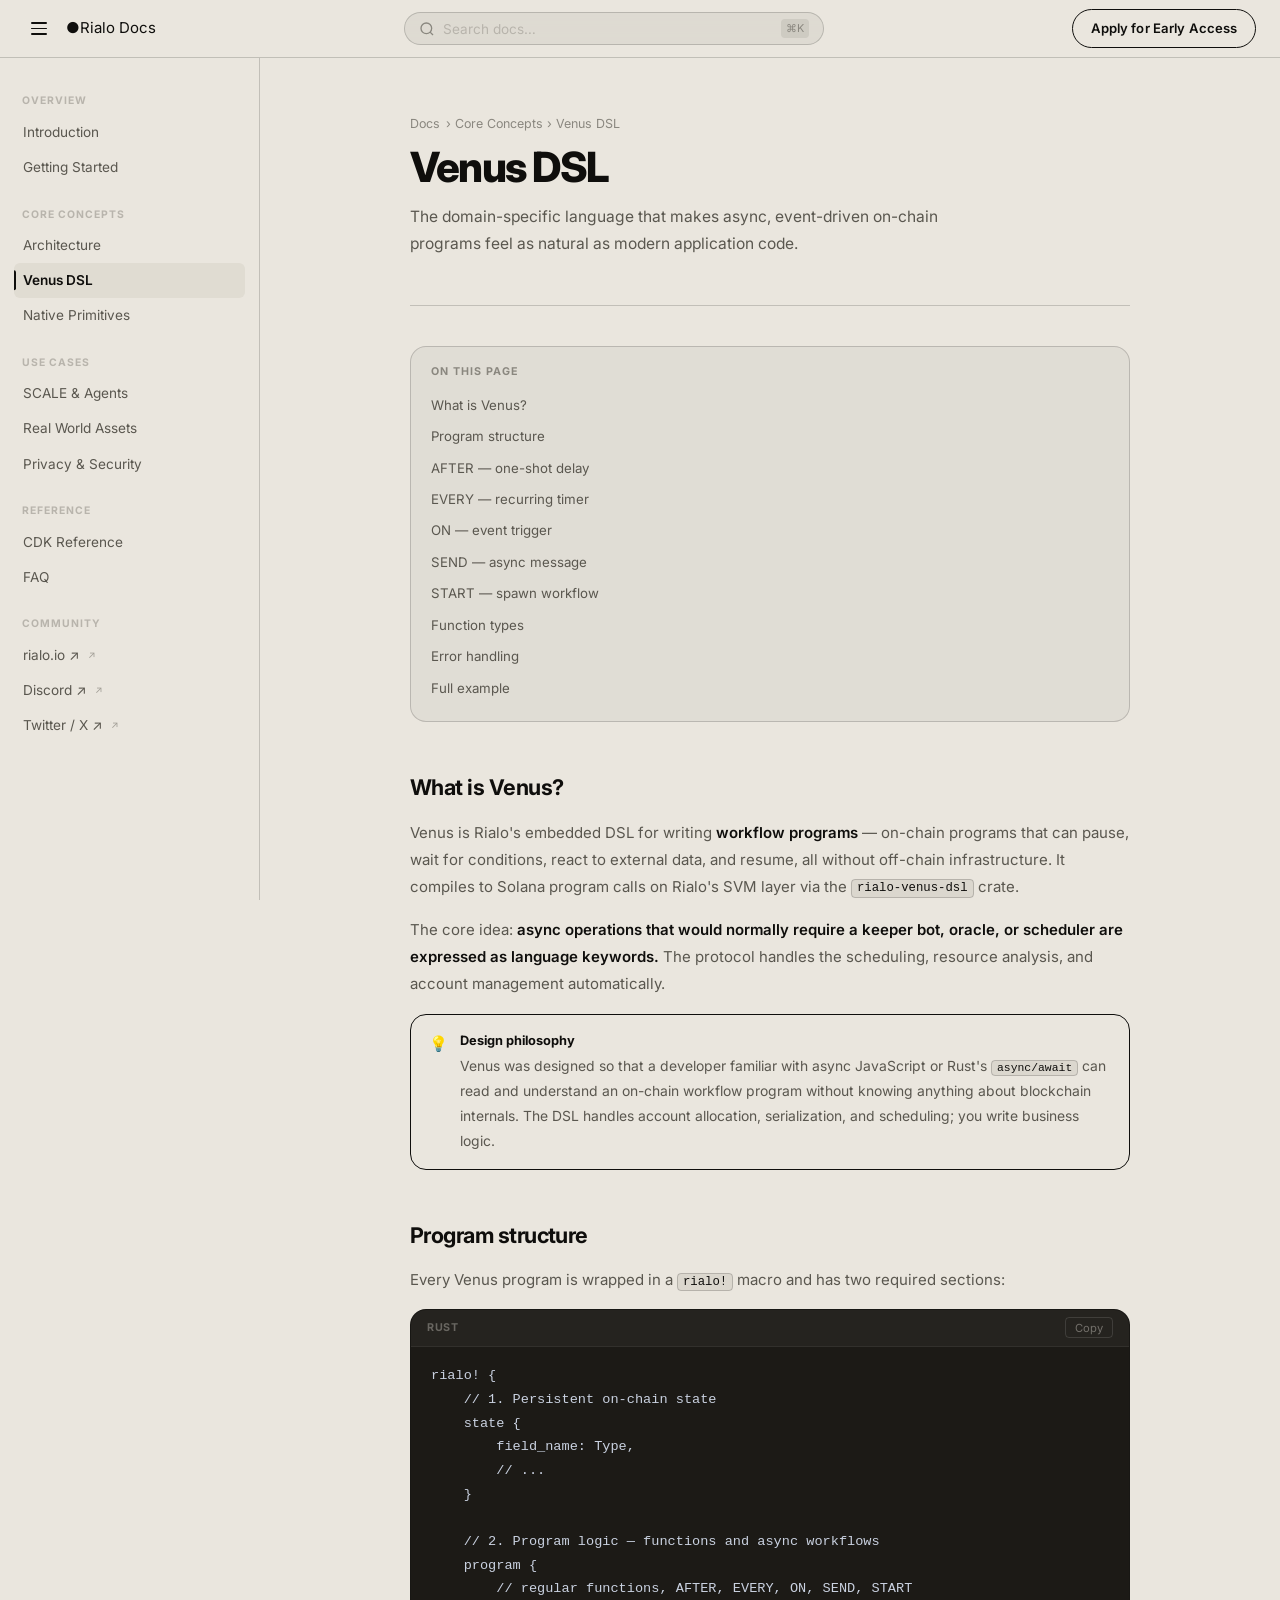
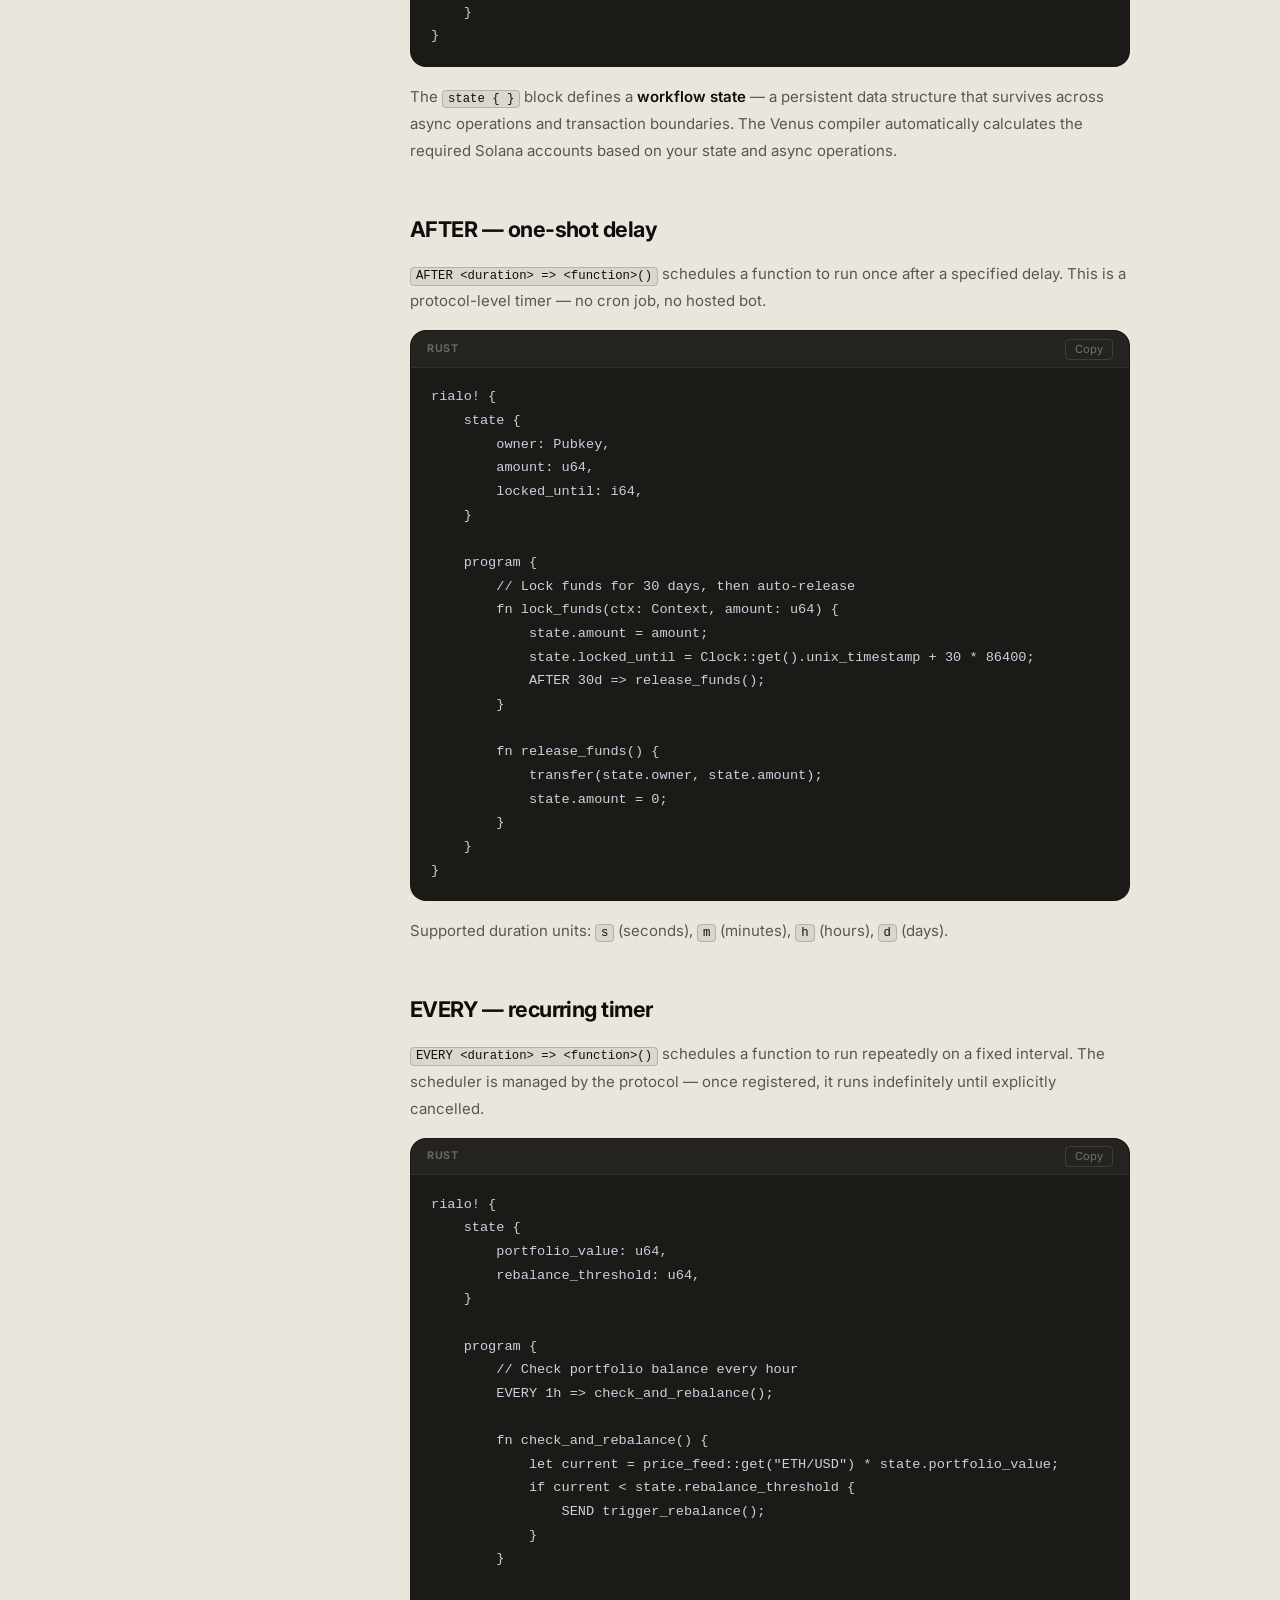
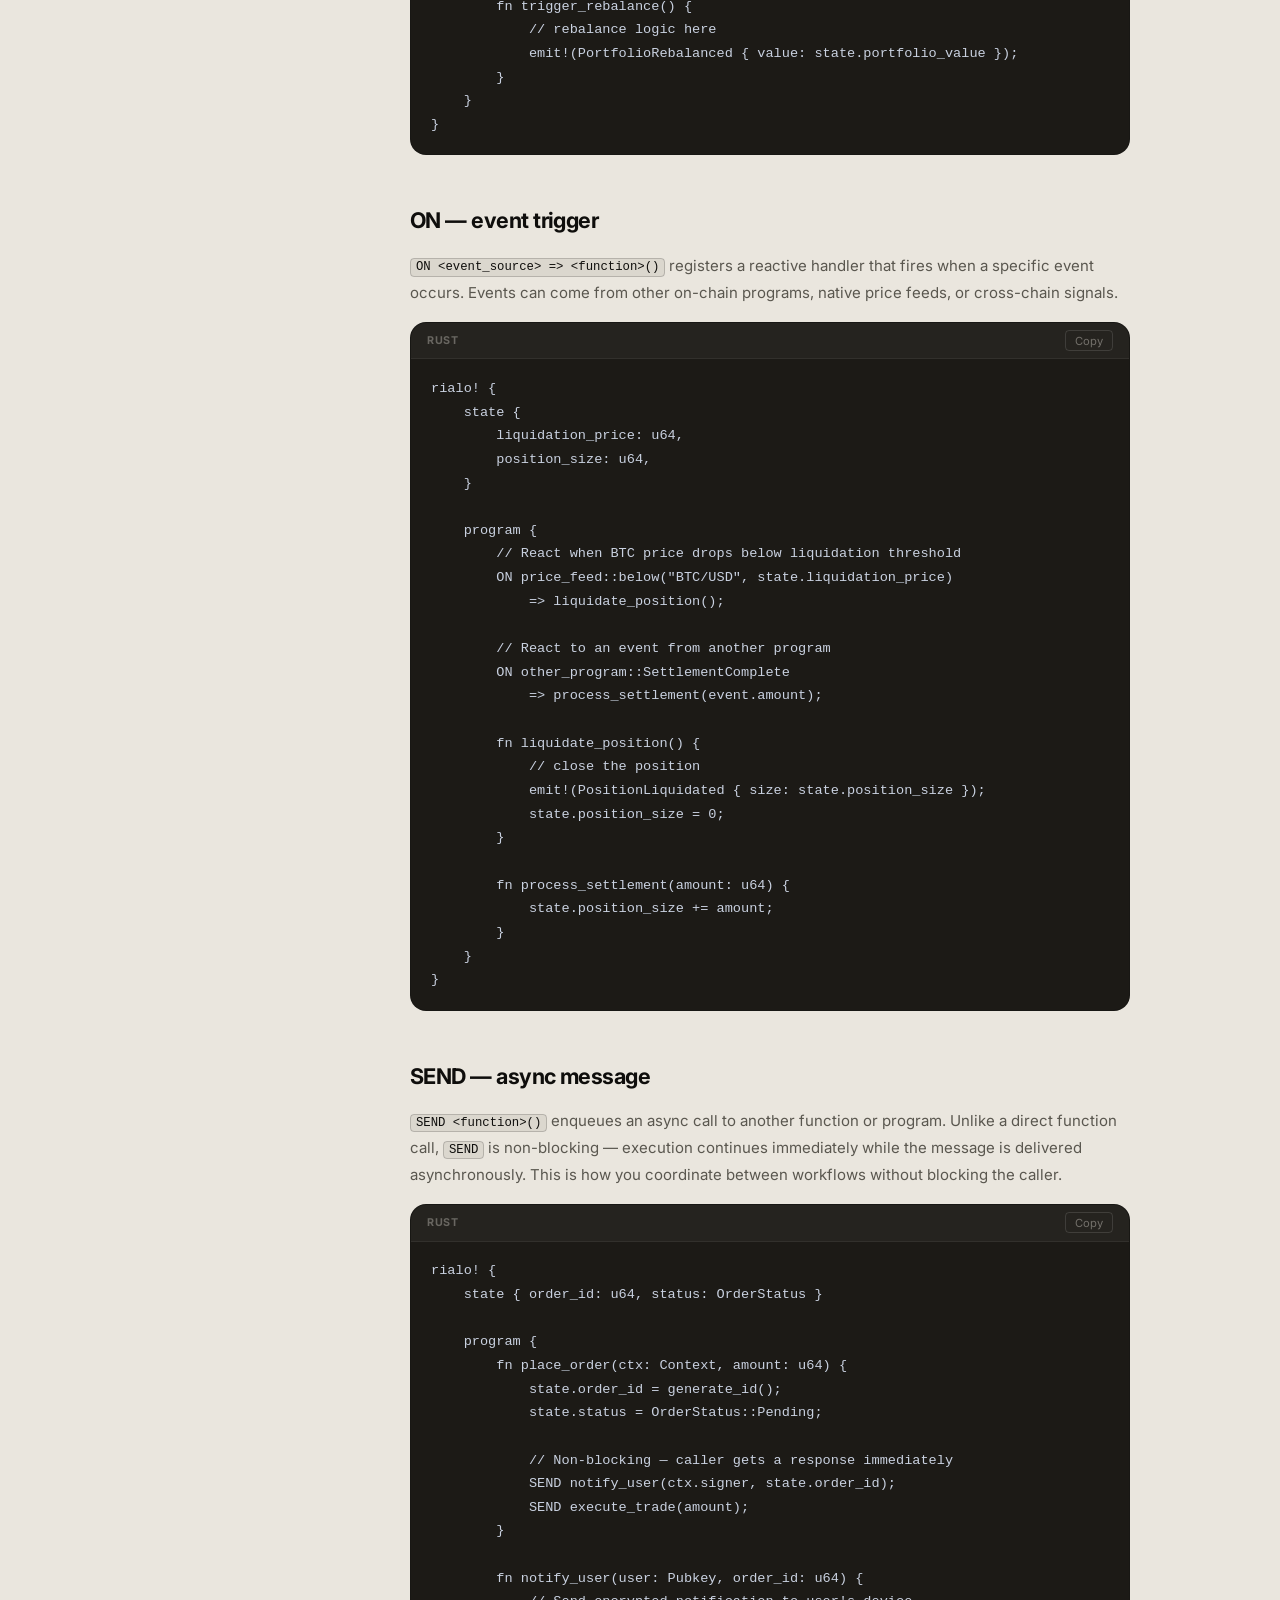
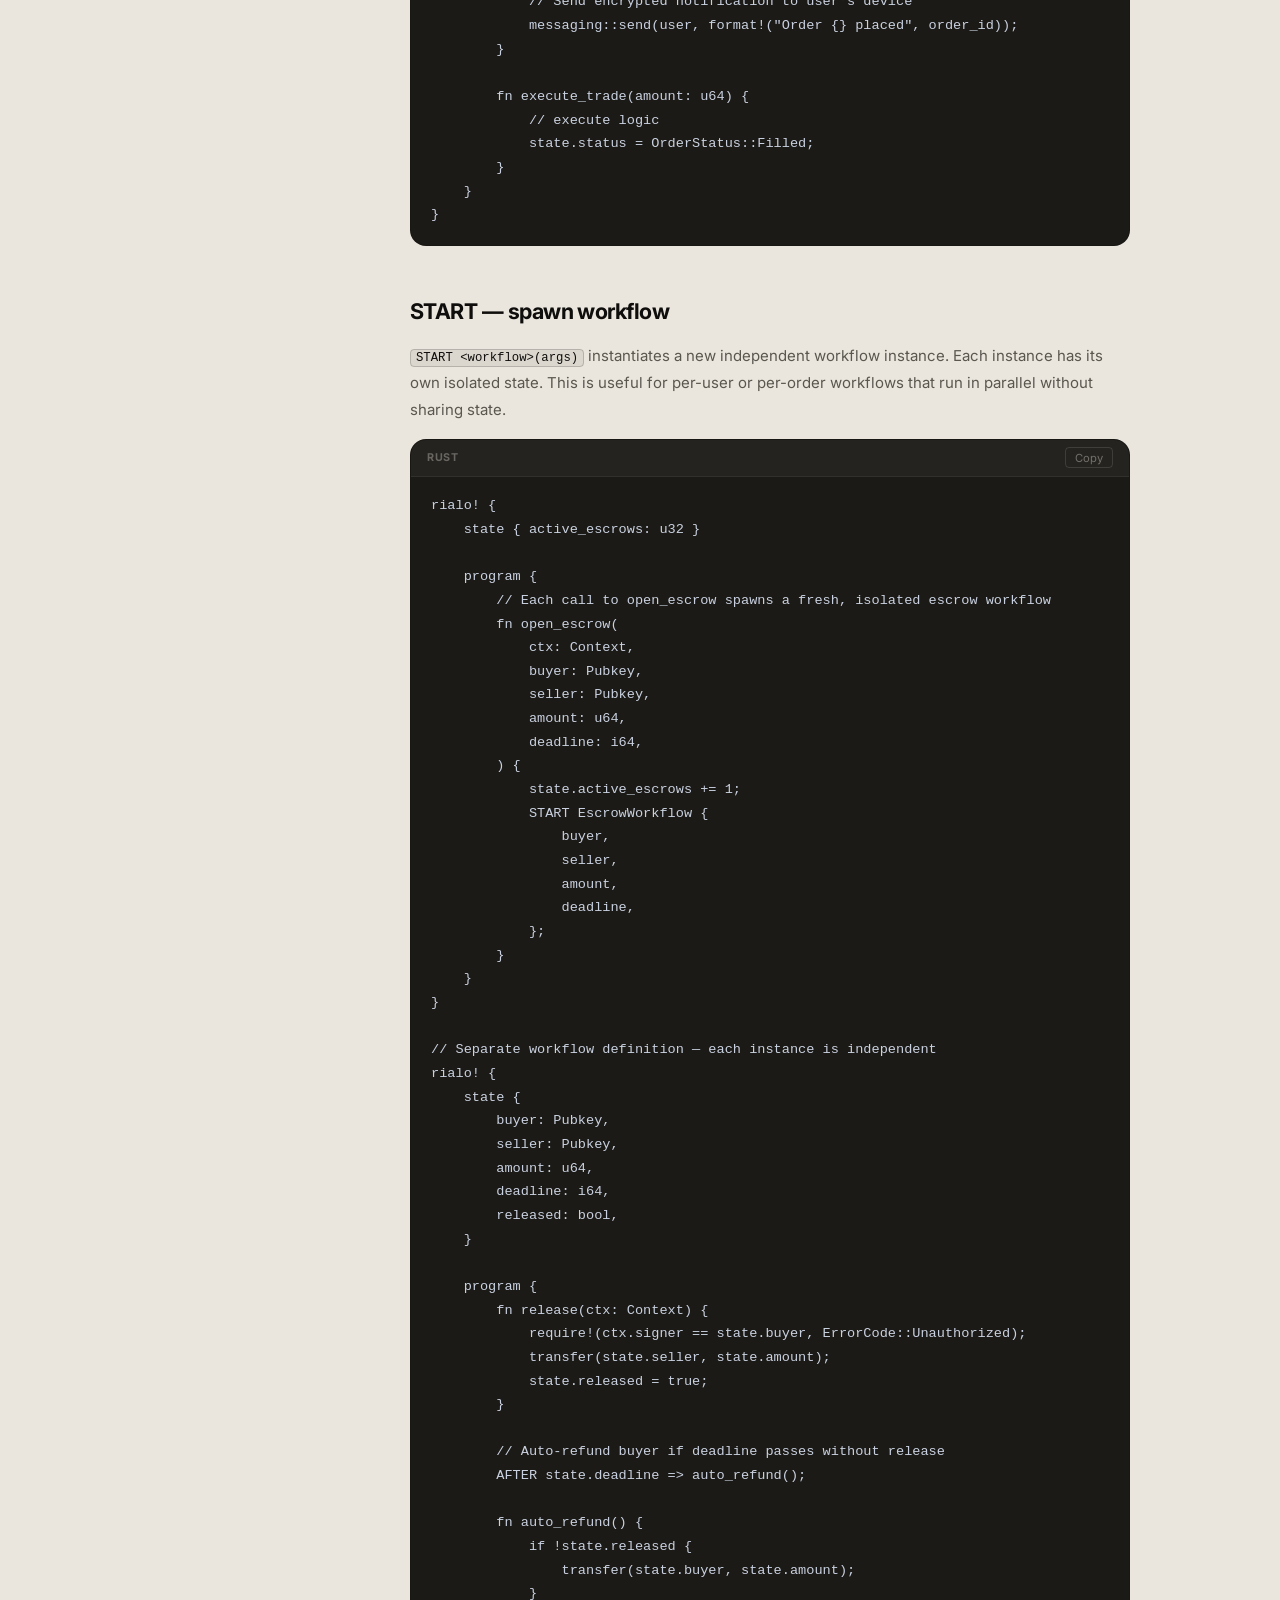
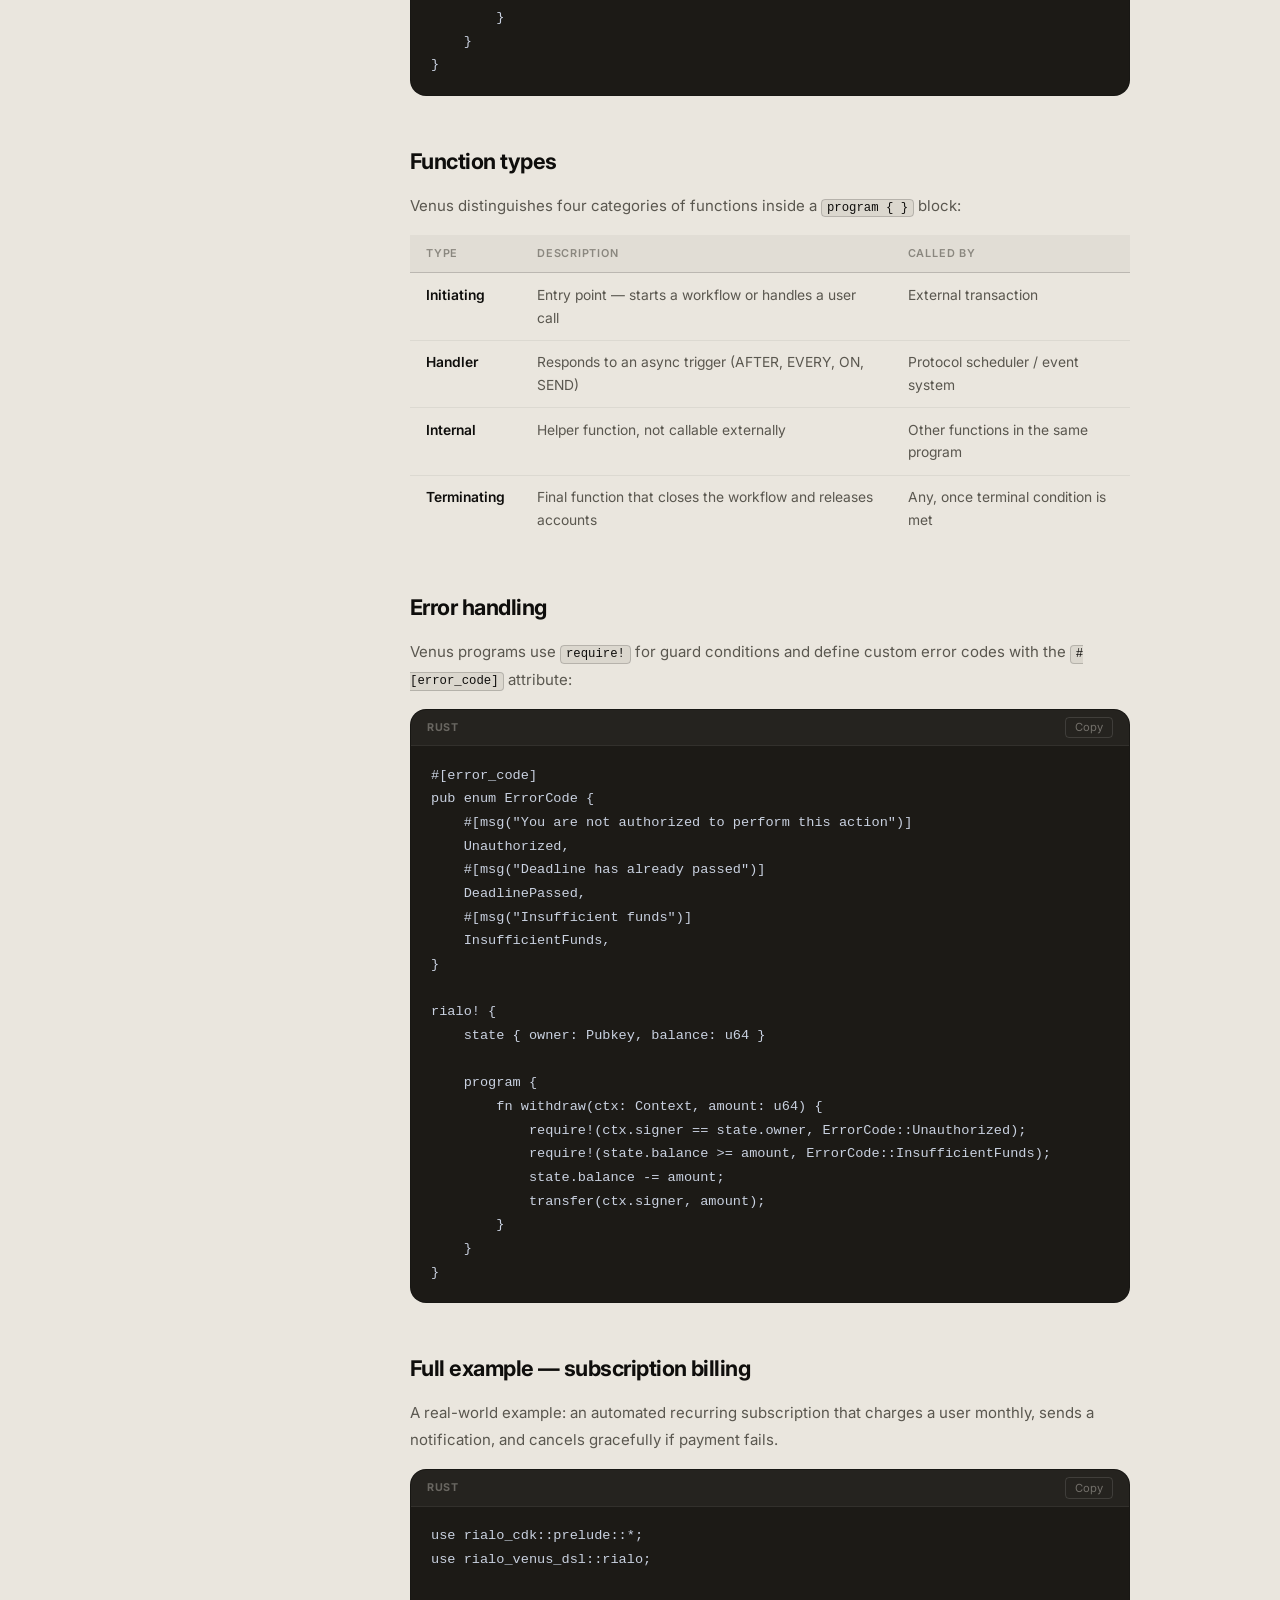
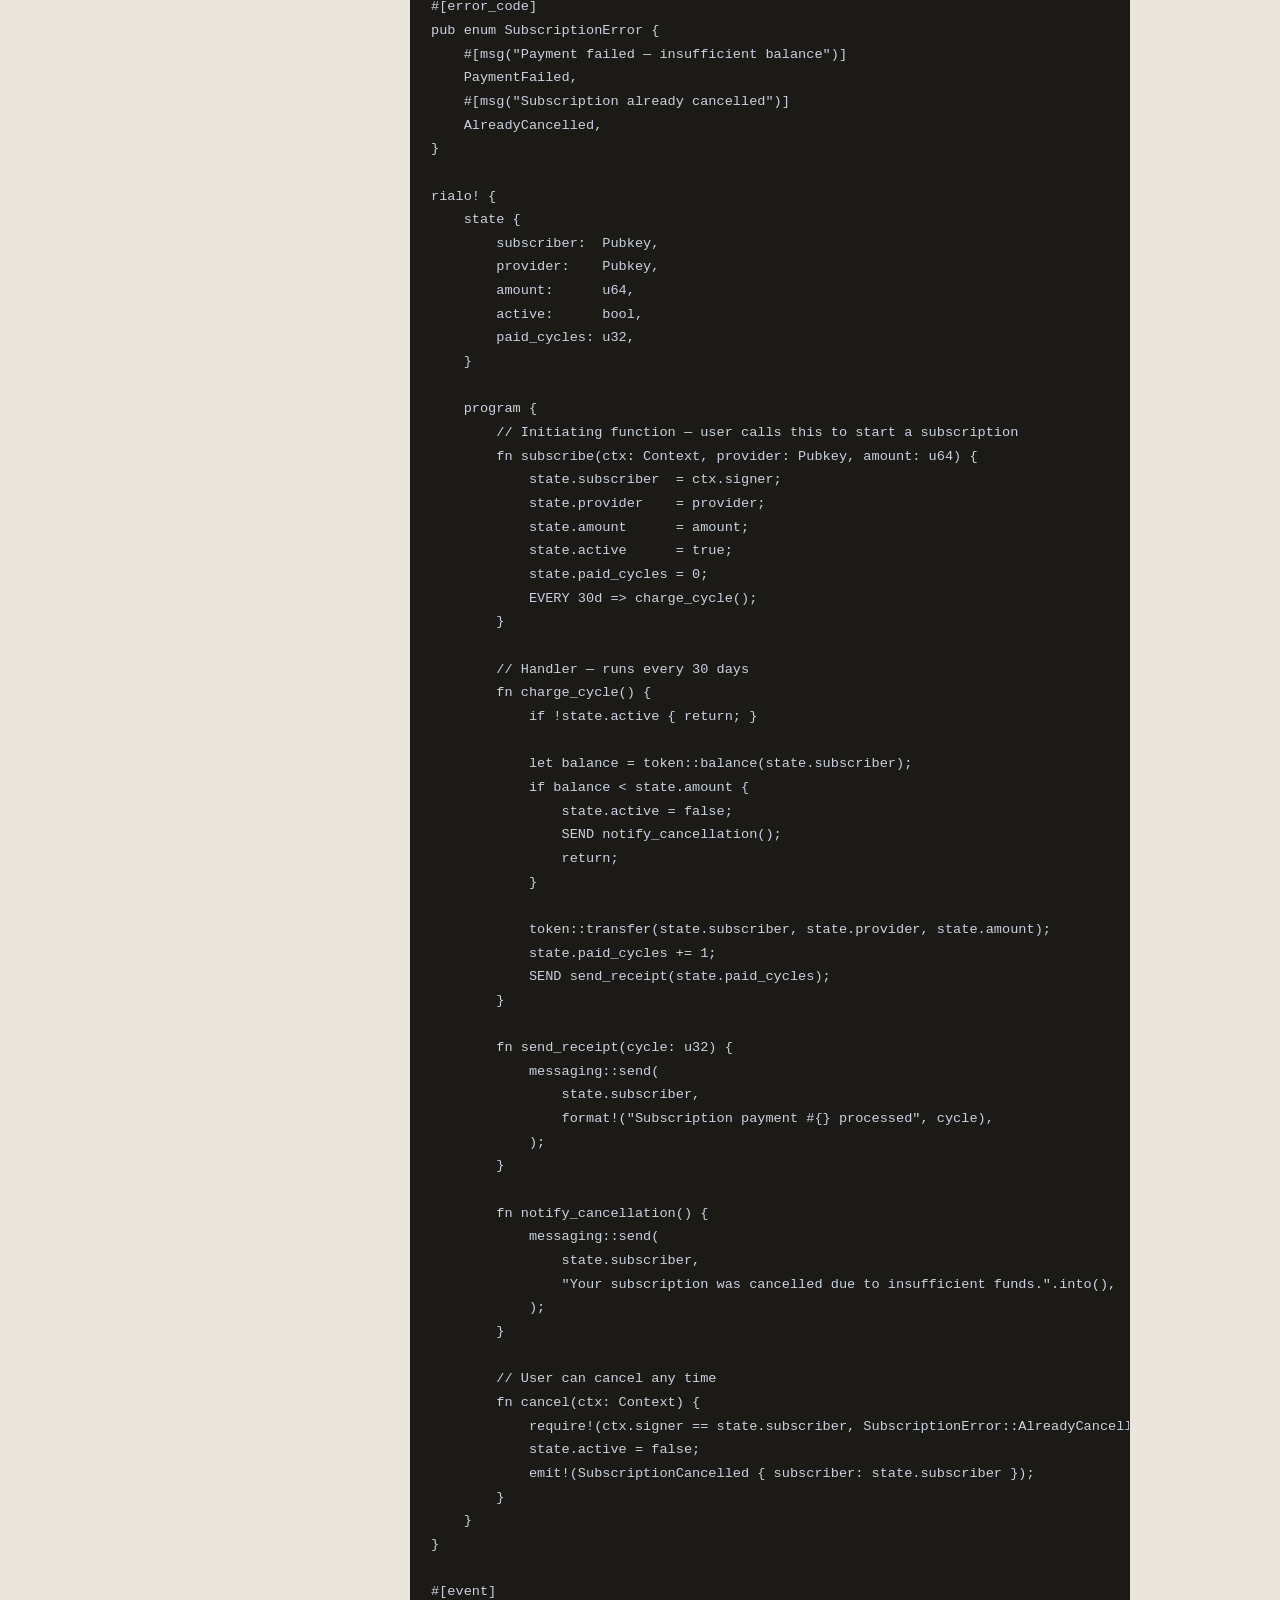
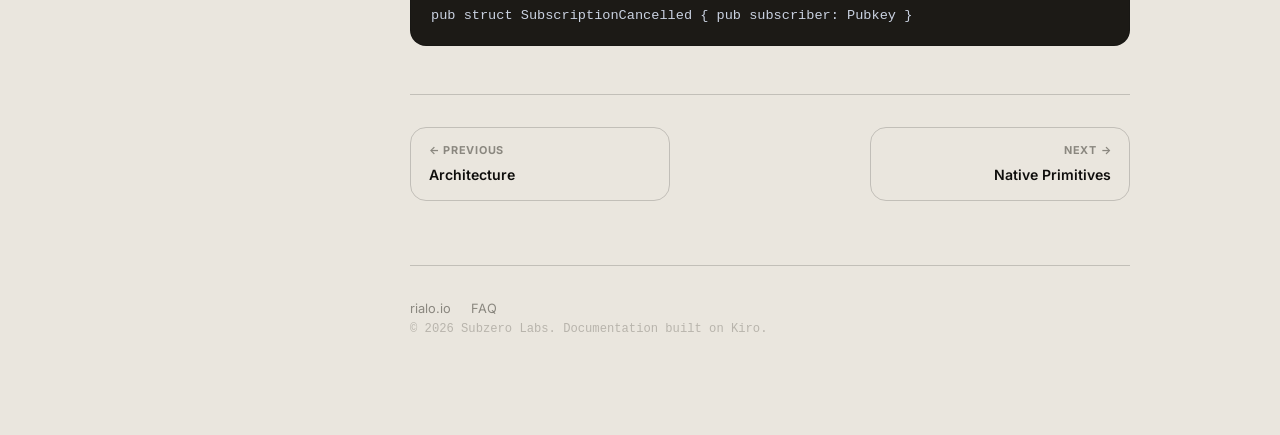
<file: pages/venus-dsl.html>
﻿<!DOCTYPE html>
<html lang="en">
<head>
  <meta charset="UTF-8" />
  <meta name="viewport" content="width=device-width, initial-scale=1.0" />
  <title>Venus DSL — Rialo Docs</title>
  <link rel="stylesheet" href="../assets/css/style.css" />
  <link rel="stylesheet" href="../assets/css/prism.css" />
</head>
<body>
  <header class="topnav">
    <div class="topnav-left">
      <button class="sidebar-toggle" aria-label="Toggle sidebar" onclick="toggleSidebar()"><span></span><span></span><span></span></button>
      <a href="../index.html" class="logo"><span class="logo-mark">●</span><span class="logo-text">Rialo Docs</span></a>
    </div>
    <div class="topnav-center">
      <div class="search-bar">
        <svg width="16" height="16" viewBox="0 0 24 24" fill="none" stroke="currentColor" stroke-width="2"><circle cx="11" cy="11" r="8"/><path d="m21 21-4.35-4.35"/></svg>
        <input type="text" placeholder="Search docs…" id="search-input" /><kbd>⌘K</kbd>
      </div>
    </div>
    <div class="topnav-right">
      <a href="https://docs.google.com/forms/d/e/1FAIpQLSfc87ZbBI0PSa5FAuRnrfJoK_X7xe_bOUI6Gw5clDwoxgCUlA/viewform" target="_blank" class="btn btn-primary">Apply for Early Access</a>
    </div>
  </header>

  <div class="layout">
    <aside class="sidebar" id="sidebar">
      <nav class="sidebar-nav">
        <div class="nav-section">
          <span class="nav-section-title">Overview</span>
          <a href="../index.html" class="nav-link">Introduction</a>
          <a href="getting-started.html" class="nav-link">Getting Started</a>
        </div>
        <div class="nav-section">
          <span class="nav-section-title">Core Concepts</span>
          <a href="core-concepts.html" class="nav-link">Architecture</a>
          <a href="venus-dsl.html" class="nav-link active">Venus DSL</a>
          <a href="native-primitives.html" class="nav-link">Native Primitives</a>
        </div>
        <div class="nav-section">
          <span class="nav-section-title">Use Cases</span>
          <a href="scale-agents.html" class="nav-link">SCALE &amp; Agents</a>
          <a href="rwa.html" class="nav-link">Real World Assets</a>
          <a href="privacy-security.html" class="nav-link">Privacy &amp; Security</a>
        </div>
        <div class="nav-section">
          <span class="nav-section-title">Reference</span>
          <a href="cdk-reference.html" class="nav-link">CDK Reference</a>
          <a href="faq.html" class="nav-link">FAQ</a>
        </div>
        <div class="nav-section">
          <span class="nav-section-title">Community</span>
          <a href="https://www.rialo.io" target="_blank" class="nav-link nav-external">rialo.io ↗</a>
          <a href="https://discord.com/invite/RialoProtocol" target="_blank" class="nav-link nav-external">Discord ↗</a>
          <a href="https://x.com/RialoHQ" target="_blank" class="nav-link nav-external">Twitter / X ↗</a>
        </div>
      </nav>
    </aside>

    <main class="content">
      <div class="content-inner">

        <div class="page-header">
          <div class="breadcrumb"><a href="../index.html">Docs</a> › Core Concepts › Venus DSL</div>
          <h1>Venus DSL</h1>
          <p class="lead">The domain-specific language that makes async, event-driven on-chain programs feel as natural as modern application code.</p>
        </div>

        <div class="toc">
          <div class="toc-title">On this page</div>
          <ul>
            <li><a href="#what-is-venus">What is Venus?</a></li>
            <li><a href="#structure">Program structure</a></li>
            <li><a href="#after">AFTER — one-shot delay</a></li>
            <li><a href="#every">EVERY — recurring timer</a></li>
            <li><a href="#on">ON — event trigger</a></li>
            <li><a href="#send">SEND — async message</a></li>
            <li><a href="#start">START — spawn workflow</a></li>
            <li><a href="#function-types">Function types</a></li>
            <li><a href="#error-handling">Error handling</a></li>
            <li><a href="#full-example">Full example</a></li>
          </ul>
        </div>

        <h2 id="what-is-venus">What is Venus?</h2>
        <p>Venus is Rialo's embedded DSL for writing <strong>workflow programs</strong> — on-chain programs that can pause, wait for conditions, react to external data, and resume, all without off-chain infrastructure. It compiles to Solana program calls on Rialo's SVM layer via the <code>rialo-venus-dsl</code> crate.</p>

        <p>The core idea: <strong>async operations that would normally require a keeper bot, oracle, or scheduler are expressed as language keywords.</strong> The protocol handles the scheduling, resource analysis, and account management automatically.</p>

        <div class="callout callout-purple">
          <div class="callout-icon">💡</div>
          <div class="callout-body">
            <div class="callout-title">Design philosophy</div>
            <p>Venus was designed so that a developer familiar with async JavaScript or Rust's <code>async/await</code> can read and understand an on-chain workflow program without knowing anything about blockchain internals. The DSL handles account allocation, serialization, and scheduling; you write business logic.</p>
          </div>
        </div>

        <h2 id="structure">Program structure</h2>
        <p>Every Venus program is wrapped in a <code>rialo!</code> macro and has two required sections:</p>

        <div class="code-block">
          <div class="code-header"><span class="code-lang">rust</span><button class="copy-btn" onclick="copyCode(this)">Copy</button></div>
          <pre><code class="language-rust">rialo! {
    // 1. Persistent on-chain state
    state {
        field_name: Type,
        // ...
    }

    // 2. Program logic — functions and async workflows
    program {
        // regular functions, AFTER, EVERY, ON, SEND, START
    }
}</code></pre>
        </div>

        <p>The <code>state { }</code> block defines a <strong>workflow state</strong> — a persistent data structure that survives across async operations and transaction boundaries. The Venus compiler automatically calculates the required Solana accounts based on your state and async operations.</p>

        <h2 id="after">AFTER — one-shot delay</h2>
        <p><code>AFTER &lt;duration&gt; =&gt; &lt;function&gt;()</code> schedules a function to run once after a specified delay. This is a protocol-level timer — no cron job, no hosted bot.</p>

        <div class="code-block">
          <div class="code-header"><span class="code-lang">rust</span><button class="copy-btn" onclick="copyCode(this)">Copy</button></div>
          <pre><code class="language-rust">rialo! {
    state {
        owner: Pubkey,
        amount: u64,
        locked_until: i64,
    }

    program {
        // Lock funds for 30 days, then auto-release
        fn lock_funds(ctx: Context, amount: u64) {
            state.amount = amount;
            state.locked_until = Clock::get().unix_timestamp + 30 * 86400;
            AFTER 30d => release_funds();
        }

        fn release_funds() {
            transfer(state.owner, state.amount);
            state.amount = 0;
        }
    }
}</code></pre>
        </div>

        <p>Supported duration units: <code>s</code> (seconds), <code>m</code> (minutes), <code>h</code> (hours), <code>d</code> (days).</p>

        <h2 id="every">EVERY — recurring timer</h2>
        <p><code>EVERY &lt;duration&gt; =&gt; &lt;function&gt;()</code> schedules a function to run repeatedly on a fixed interval. The scheduler is managed by the protocol — once registered, it runs indefinitely until explicitly cancelled.</p>

        <div class="code-block">
          <div class="code-header"><span class="code-lang">rust</span><button class="copy-btn" onclick="copyCode(this)">Copy</button></div>
          <pre><code class="language-rust">rialo! {
    state {
        portfolio_value: u64,
        rebalance_threshold: u64,
    }

    program {
        // Check portfolio balance every hour
        EVERY 1h => check_and_rebalance();

        fn check_and_rebalance() {
            let current = price_feed::get("ETH/USD") * state.portfolio_value;
            if current < state.rebalance_threshold {
                SEND trigger_rebalance();
            }
        }

        fn trigger_rebalance() {
            // rebalance logic here
            emit!(PortfolioRebalanced { value: state.portfolio_value });
        }
    }
}</code></pre>
        </div>

        <h2 id="on">ON — event trigger</h2>
        <p><code>ON &lt;event_source&gt; =&gt; &lt;function&gt;()</code> registers a reactive handler that fires when a specific event occurs. Events can come from other on-chain programs, native price feeds, or cross-chain signals.</p>

        <div class="code-block">
          <div class="code-header"><span class="code-lang">rust</span><button class="copy-btn" onclick="copyCode(this)">Copy</button></div>
          <pre><code class="language-rust">rialo! {
    state {
        liquidation_price: u64,
        position_size: u64,
    }

    program {
        // React when BTC price drops below liquidation threshold
        ON price_feed::below("BTC/USD", state.liquidation_price)
            => liquidate_position();

        // React to an event from another program
        ON other_program::SettlementComplete
            => process_settlement(event.amount);

        fn liquidate_position() {
            // close the position
            emit!(PositionLiquidated { size: state.position_size });
            state.position_size = 0;
        }

        fn process_settlement(amount: u64) {
            state.position_size += amount;
        }
    }
}</code></pre>
        </div>

        <h2 id="send">SEND — async message</h2>
        <p><code>SEND &lt;function&gt;()</code> enqueues an async call to another function or program. Unlike a direct function call, <code>SEND</code> is non-blocking — execution continues immediately while the message is delivered asynchronously. This is how you coordinate between workflows without blocking the caller.</p>

        <div class="code-block">
          <div class="code-header"><span class="code-lang">rust</span><button class="copy-btn" onclick="copyCode(this)">Copy</button></div>
          <pre><code class="language-rust">rialo! {
    state { order_id: u64, status: OrderStatus }

    program {
        fn place_order(ctx: Context, amount: u64) {
            state.order_id = generate_id();
            state.status = OrderStatus::Pending;

            // Non-blocking — caller gets a response immediately
            SEND notify_user(ctx.signer, state.order_id);
            SEND execute_trade(amount);
        }

        fn notify_user(user: Pubkey, order_id: u64) {
            // Send encrypted notification to user's device
            messaging::send(user, format!("Order {} placed", order_id));
        }

        fn execute_trade(amount: u64) {
            // execute logic
            state.status = OrderStatus::Filled;
        }
    }
}</code></pre>
        </div>

        <h2 id="start">START — spawn workflow</h2>
        <p><code>START &lt;workflow&gt;(args)</code> instantiates a new independent workflow instance. Each instance has its own isolated state. This is useful for per-user or per-order workflows that run in parallel without sharing state.</p>

        <div class="code-block">
          <div class="code-header"><span class="code-lang">rust</span><button class="copy-btn" onclick="copyCode(this)">Copy</button></div>
          <pre><code class="language-rust">rialo! {
    state { active_escrows: u32 }

    program {
        // Each call to open_escrow spawns a fresh, isolated escrow workflow
        fn open_escrow(
            ctx: Context,
            buyer: Pubkey,
            seller: Pubkey,
            amount: u64,
            deadline: i64,
        ) {
            state.active_escrows += 1;
            START EscrowWorkflow {
                buyer,
                seller,
                amount,
                deadline,
            };
        }
    }
}

// Separate workflow definition — each instance is independent
rialo! {
    state {
        buyer: Pubkey,
        seller: Pubkey,
        amount: u64,
        deadline: i64,
        released: bool,
    }

    program {
        fn release(ctx: Context) {
            require!(ctx.signer == state.buyer, ErrorCode::Unauthorized);
            transfer(state.seller, state.amount);
            state.released = true;
        }

        // Auto-refund buyer if deadline passes without release
        AFTER state.deadline => auto_refund();

        fn auto_refund() {
            if !state.released {
                transfer(state.buyer, state.amount);
            }
        }
    }
}</code></pre>
        </div>

        <h2 id="function-types">Function types</h2>
        <p>Venus distinguishes four categories of functions inside a <code>program { }</code> block:</p>

        <div class="stack-table-wrap">
          <table class="stack-table">
            <thead><tr><th>Type</th><th>Description</th><th>Called by</th></tr></thead>
            <tbody>
              <tr><td><strong>Initiating</strong></td><td>Entry point — starts a workflow or handles a user call</td><td>External transaction</td></tr>
              <tr><td><strong>Handler</strong></td><td>Responds to an async trigger (AFTER, EVERY, ON, SEND)</td><td>Protocol scheduler / event system</td></tr>
              <tr><td><strong>Internal</strong></td><td>Helper function, not callable externally</td><td>Other functions in the same program</td></tr>
              <tr><td><strong>Terminating</strong></td><td>Final function that closes the workflow and releases accounts</td><td>Any, once terminal condition is met</td></tr>
            </tbody>
          </table>
        </div>

        <h2 id="error-handling">Error handling</h2>
        <p>Venus programs use <code>require!</code> for guard conditions and define custom error codes with the <code>#[error_code]</code> attribute:</p>

        <div class="code-block">
          <div class="code-header"><span class="code-lang">rust</span><button class="copy-btn" onclick="copyCode(this)">Copy</button></div>
          <pre><code class="language-rust">#[error_code]
pub enum ErrorCode {
    #[msg("You are not authorized to perform this action")]
    Unauthorized,
    #[msg("Deadline has already passed")]
    DeadlinePassed,
    #[msg("Insufficient funds")]
    InsufficientFunds,
}

rialo! {
    state { owner: Pubkey, balance: u64 }

    program {
        fn withdraw(ctx: Context, amount: u64) {
            require!(ctx.signer == state.owner, ErrorCode::Unauthorized);
            require!(state.balance >= amount, ErrorCode::InsufficientFunds);
            state.balance -= amount;
            transfer(ctx.signer, amount);
        }
    }
}</code></pre>
        </div>

        <h2 id="full-example">Full example — subscription billing</h2>
        <p>A real-world example: an automated recurring subscription that charges a user monthly, sends a notification, and cancels gracefully if payment fails.</p>

        <div class="code-block">
          <div class="code-header"><span class="code-lang">rust</span><button class="copy-btn" onclick="copyCode(this)">Copy</button></div>
          <pre><code class="language-rust">use rialo_cdk::prelude::*;
use rialo_venus_dsl::rialo;

#[error_code]
pub enum SubscriptionError {
    #[msg("Payment failed — insufficient balance")]
    PaymentFailed,
    #[msg("Subscription already cancelled")]
    AlreadyCancelled,
}

rialo! {
    state {
        subscriber:  Pubkey,
        provider:    Pubkey,
        amount:      u64,
        active:      bool,
        paid_cycles: u32,
    }

    program {
        // Initiating function — user calls this to start a subscription
        fn subscribe(ctx: Context, provider: Pubkey, amount: u64) {
            state.subscriber  = ctx.signer;
            state.provider    = provider;
            state.amount      = amount;
            state.active      = true;
            state.paid_cycles = 0;
            EVERY 30d => charge_cycle();
        }

        // Handler — runs every 30 days
        fn charge_cycle() {
            if !state.active { return; }

            let balance = token::balance(state.subscriber);
            if balance < state.amount {
                state.active = false;
                SEND notify_cancellation();
                return;
            }

            token::transfer(state.subscriber, state.provider, state.amount);
            state.paid_cycles += 1;
            SEND send_receipt(state.paid_cycles);
        }

        fn send_receipt(cycle: u32) {
            messaging::send(
                state.subscriber,
                format!("Subscription payment #{} processed", cycle),
            );
        }

        fn notify_cancellation() {
            messaging::send(
                state.subscriber,
                "Your subscription was cancelled due to insufficient funds.".into(),
            );
        }

        // User can cancel any time
        fn cancel(ctx: Context) {
            require!(ctx.signer == state.subscriber, SubscriptionError::AlreadyCancelled);
            state.active = false;
            emit!(SubscriptionCancelled { subscriber: state.subscriber });
        }
    }
}

#[event]
pub struct SubscriptionCancelled { pub subscriber: Pubkey }</code></pre>
        </div>

        <div class="page-nav">
          <a href="core-concepts.html" class="page-nav-item">
            <div class="page-nav-label">← Previous</div>
            <div class="page-nav-title">Architecture</div>
          </a>
          <a href="native-primitives.html" class="page-nav-item next">
            <div class="page-nav-label">Next →</div>
            <div class="page-nav-title">Native Primitives</div>
          </a>
        </div>

        <footer class="doc-footer">
          <div class="footer-links">
            <a href="https://www.rialo.io" target="_blank">rialo.io</a>
            <a href="faq.html">FAQ</a>
          </div>
          <p class="footer-copy">© 2026 Subzero Labs. Documentation built on Kiro.</p>
        </footer>

      </div>
    </main>
  </div>
  <script src="../assets/js/prism.js"></script>
  <script src="../assets/js/main.js"></script>
</body>
</html>
</file>
<file: assets/css/style.css>
/* ============================================================
   RIALO DOC — Authentic rialo.io Brand
   Warm cream bg · black ink · wavy lines · editorial
   ============================================================ */

@import url('https://fonts.googleapis.com/css2?family=Inter:ital,opsz,wght@0,14..32,300;0,14..32,400;0,14..32,500;0,14..32,600;0,14..32,700;0,14..32,800;0,14..32,900;1,14..32,400&display=swap');

*, *::before, *::after { box-sizing: border-box; margin: 0; padding: 0; }

:root {
  /* === Rialo Brand (from screenshot) === */
  --cream:        #eae6de;
  --cream-dark:   #e0dcd2;
  --cream-darker: #d6d1c7;
  --ink:          #0f0e0c;
  --ink-soft:     #2a2823;
  --ink-mid:      #5a574f;
  --ink-light:    #8a877f;
  --ink-faint:    #b8b4ac;

  /* Borders */
  --border:       rgba(15,14,12,0.18);
  --border-mid:   rgba(15,14,12,0.10);
  --border-light: rgba(15,14,12,0.06);

  /* Layout */
  --sidebar-width:  260px;
  --topnav-height:  58px;
  --radius-sm:      6px;
  --radius:         10px;
  --radius-lg:      16px;
  --radius-pill:    999px;
  --transition:     0.16s ease;

  /* Code */
  --code-bg:      #1c1a16;
  --code-border:  rgba(15,14,12,0.25);
}

html { scroll-behavior: smooth; }

body {
  font-family: 'Inter', -apple-system, BlinkMacSystemFont, sans-serif;
  background: var(--cream);
  color: var(--ink);
  line-height: 1.65;
  font-size: 15px;
  -webkit-font-smoothing: antialiased;
}

a { color: var(--ink); text-decoration: none; transition: opacity var(--transition); }
a:hover { opacity: 0.65; }

code, pre {
  font-family: 'JetBrains Mono', 'Fira Code', 'Consolas', monospace;
}

::-webkit-scrollbar { width: 5px; }
::-webkit-scrollbar-track { background: var(--cream); }
::-webkit-scrollbar-thumb { background: var(--ink-faint); border-radius: 3px; }

/* ============================================================
   RIALO LOGO MARK
   ============================================================ */
.rialo-mark {
  width: 20px; height: 26px;
  display: flex; align-items: center; justify-content: center;
  flex-shrink: 0;
}
.rialo-mark svg { width: 20px; height: 26px; }

.logo-wrap {
  display: flex; align-items: center; gap: 0.4rem;
  text-decoration: none; color: var(--ink);
}
.logo-name {
  font-size: 1.35rem; font-weight: 800;
  letter-spacing: -0.035em; color: var(--ink);
}
.logo-badge {
  font-size: 0.6rem; font-weight: 600; letter-spacing: 0.07em;
  text-transform: uppercase; color: var(--ink-light);
  border: 1px solid var(--border); border-radius: var(--radius-pill);
  padding: 0.1em 0.55em; margin-left: 0.1rem;
}

/* ============================================================
   TOP NAV
   ============================================================ */
.topnav {
  position: fixed; top: 0; left: 0; right: 0;
  height: var(--topnav-height);
  background: rgba(234, 230, 222, 0.92);
  backdrop-filter: blur(12px);
  -webkit-backdrop-filter: blur(12px);
  border-bottom: 1px solid var(--border);
  display: flex; align-items: center; justify-content: space-between;
  padding: 0 1.5rem; z-index: 1000; gap: 1rem;
}
.topnav-left  { display: flex; align-items: center; gap: 0.75rem; flex-shrink: 0; }
.topnav-center { flex: 1; max-width: 420px; }
.topnav-right { display: flex; align-items: center; gap: 0.75rem; flex-shrink: 0; }

/* Hamburger */
.sidebar-toggle {
  background: none; border: none; cursor: pointer;
  display: flex; flex-direction: column; gap: 4px;
  padding: 7px; border-radius: var(--radius-sm);
  transition: background var(--transition);
}
.sidebar-toggle:hover { background: var(--cream-dark); }
.sidebar-toggle span { display: block; width: 16px; height: 1.5px; background: var(--ink); border-radius: 2px; }

/* Search */
.search-bar {
  display: flex; align-items: center; gap: 0.5rem;
  background: rgba(15,14,12,0.05);
  border: 1px solid var(--border);
  border-radius: var(--radius-pill); padding: 0.35rem 0.85rem;
  width: 100%; transition: border-color var(--transition), box-shadow var(--transition);
}
.search-bar:focus-within {
  border-color: var(--ink-mid);
  box-shadow: 0 0 0 3px rgba(15,14,12,0.07);
  background: rgba(15,14,12,0.04);
}
.search-bar svg { color: var(--ink-light); flex-shrink: 0; }
.search-bar input { flex: 1; background: none; border: none; outline: none; color: var(--ink); font-size: 0.85rem; font-family: inherit; }
.search-bar input::placeholder { color: var(--ink-faint); }
.search-bar kbd {
  background: rgba(15,14,12,0.08); border-radius: 4px;
  padding: 1px 5px; font-size: 0.68rem; color: var(--ink-light); font-family: inherit; flex-shrink: 0;
}

/* Buttons */
.btn {
  display: inline-flex; align-items: center; gap: 0.4rem;
  padding: 0.45rem 1.1rem; font-size: 0.82rem; font-weight: 600;
  border-radius: var(--radius-pill); border: 1.5px solid var(--ink);
  cursor: pointer; text-decoration: none; font-family: inherit;
  transition: background var(--transition), color var(--transition);
  letter-spacing: 0.01em;
}
.btn-dark { background: var(--ink); color: var(--cream); border-color: var(--ink); }
.btn-dark:hover { background: var(--ink-soft); opacity: 1; }
.btn-outline { background: transparent; color: var(--ink); border-color: var(--ink); }
.btn-outline:hover { background: var(--ink); color: var(--cream); opacity: 1; }
.btn-lg { padding: 0.6rem 1.5rem; font-size: 0.9rem; }

.icon-link { color: var(--ink-mid); display: flex; align-items: center; }
.icon-link:hover { color: var(--ink); opacity: 1; }

/* ============================================================
   WAVY DECORATION  (matches screenshot header)
   ============================================================ */
.wavy-decoration {
  width: 100%; overflow: hidden; pointer-events: none;
  position: absolute; top: var(--topnav-height); left: 0; right: 0;
  height: 120px; z-index: 0;
}
.wavy-decoration svg { width: 100%; height: 100%; }

/* ============================================================
   LAYOUT
   ============================================================ */
.layout { display: flex; padding-top: var(--topnav-height); min-height: 100vh; }

/* ============================================================
   SIDEBAR
   ============================================================ */
.sidebar {
  position: fixed; top: var(--topnav-height); left: 0;
  width: var(--sidebar-width);
  height: calc(100vh - var(--topnav-height));
  overflow-y: auto;
  background: var(--cream);
  border-right: 1px solid var(--border);
  padding: 1.5rem 0 3rem; z-index: 900;
  transition: transform var(--transition);
}
.sidebar.hidden { transform: translateX(-100%); }

.sidebar-nav { display: flex; flex-direction: column; }
.nav-section { padding: 0 0.85rem 0.65rem; }
.nav-section-title {
  display: block; font-size: 0.65rem; font-weight: 700;
  letter-spacing: 0.1em; text-transform: uppercase;
  color: var(--ink-faint); padding: 0.65rem 0.5rem 0.3rem;
}
.nav-link {
  display: flex; align-items: center; gap: 0.5rem;
  padding: 0.4rem 0.6rem; font-size: 0.85rem;
  color: var(--ink-mid); border-radius: var(--radius-sm);
  transition: background var(--transition), color var(--transition);
  position: relative;
}
.nav-link:hover { background: var(--cream-dark); color: var(--ink); opacity: 1; }
.nav-link.active {
  background: var(--cream-dark);
  color: var(--ink); font-weight: 600;
}
.nav-link.active::before {
  content: ""; position: absolute; left: 0; top: 50%;
  transform: translateY(-50%); width: 2px; height: 55%;
  background: var(--ink); border-radius: 0 2px 2px 0;
}
.nav-external::after { content: " ↗"; font-size: 0.72em; opacity: 0.5; }
.nav-divider { height: 1px; background: var(--border); margin: 0.35rem 0.85rem; }

/* ============================================================
   MAIN CONTENT
   ============================================================ */
.content { margin-left: var(--sidebar-width); flex: 1; min-width: 0; }
.content-inner { max-width: 800px; margin: 0 auto; padding: 3.5rem 2.5rem 5rem; }

/* ============================================================
   HERO  — cream editorial style
   ============================================================ */
.hero { padding: 2.5rem 0 3.5rem; border-bottom: 1px solid var(--border); margin-bottom: 3rem; }

.hero-eyebrow {
  display: inline-flex; align-items: center; gap: 0.5rem;
  font-size: 0.72rem; font-weight: 600; letter-spacing: 0.08em;
  text-transform: uppercase; color: var(--ink-mid);
  margin-bottom: 1.25rem;
  border: 1px solid var(--border);
  border-radius: var(--radius-pill);
  padding: 0.3rem 0.85rem;
  background: rgba(15,14,12,0.04);
}
.hero-eyebrow .dot {
  width: 5px; height: 5px; border-radius: 50%;
  background: var(--ink); animation: blink 2s infinite;
}
@keyframes blink { 0%,100%{opacity:1;} 50%{opacity:0.3;} }

.hero-title {
  font-size: clamp(2.4rem, 5vw, 3.6rem);
  font-weight: 800; letter-spacing: -0.04em;
  line-height: 1.08; color: var(--ink);
  margin-bottom: 1.1rem; max-width: 680px;
}
.hero-sub {
  font-size: 1rem; color: var(--ink-mid);
  max-width: 520px; line-height: 1.75; margin-bottom: 2rem;
}
.hero-actions { display: flex; gap: 0.65rem; flex-wrap: wrap; align-items: center; }
.hero-meta { font-size: 0.75rem; color: var(--ink-light); margin-left: 0.25rem; }

/* Terminal block */
.hero-terminal {
  margin-top: 2.5rem;
  background: var(--code-bg);
  border: 1px solid var(--code-border);
  border-radius: var(--radius-lg);
  overflow: hidden; max-width: 520px;
}
.terminal-bar {
  display: flex; align-items: center; gap: 0.4rem;
  padding: 0.55rem 1rem;
  background: rgba(255,255,255,0.04);
  border-bottom: 1px solid rgba(255,255,255,0.06);
}
.td { width: 10px; height: 10px; border-radius: 50%; }
.td-r { background: #ff5f57; }
.td-y { background: #febc2e; }
.td-g { background: #28c840; }
.t-title { font-size: 0.7rem; color: rgba(255,255,255,0.25); margin-left: auto; font-family: 'JetBrains Mono', monospace; }
.terminal-body { padding: 1rem 1.2rem; font-family: 'JetBrains Mono', monospace; font-size: 0.8rem; line-height: 1.9; }
.t-p { color: #7dd3a8; }
.t-c { color: #e8e4dc; }
.t-o { color: rgba(232,228,220,0.35); }
.t-s { color: #7dd3a8; }

/* ============================================================
   TYPOGRAPHY
   ============================================================ */
h2 {
  font-size: 1.35rem; font-weight: 700; letter-spacing: -0.025em;
  color: var(--ink); margin: 2.5rem 0 0.8rem; padding-top: 0.5rem;
}
h3 { font-size: 1rem; font-weight: 700; color: var(--ink); margin: 1.75rem 0 0.55rem; }
h4 { font-size: 0.78rem; font-weight: 700; color: var(--ink-light); letter-spacing: 0.08em; text-transform: uppercase; margin: 1.5rem 0 0.4rem; }

p { color: var(--ink-mid); line-height: 1.8; margin-bottom: 1rem; }
ul, ol { color: var(--ink-mid); padding-left: 1.4rem; margin-bottom: 1rem; line-height: 1.8; }
li { margin-bottom: 0.3rem; }
li strong, strong { color: var(--ink); font-weight: 600; }
.inline-link { color: var(--ink); text-decoration: underline; text-decoration-thickness: 1px; text-underline-offset: 3px; }
.inline-link:hover { opacity: 0.65; }

/* PAGE HEADER */
.page-header { padding-bottom: 2rem; border-bottom: 1px solid var(--border); margin-bottom: 2.5rem; }
.breadcrumb { font-size: 0.78rem; color: var(--ink-light); margin-bottom: 0.65rem; display: flex; align-items: center; gap: 0.35rem; }
.breadcrumb a { color: var(--ink-light); }
.breadcrumb a:hover { color: var(--ink); opacity: 1; }
.breadcrumb .sep { opacity: 0.4; }
.page-header h1 {
  font-size: clamp(1.9rem, 4vw, 2.6rem);
  font-weight: 800; letter-spacing: -0.035em;
  line-height: 1.1; color: var(--ink); margin-bottom: 0.75rem;
}
.page-header .lead { font-size: 0.975rem; color: var(--ink-mid); max-width: 580px; line-height: 1.75; }

/* TOC */
.toc { background: rgba(15,14,12,0.04); border: 1px solid var(--border); border-radius: var(--radius-lg); padding: 1rem 1.25rem; margin-bottom: 2rem; }
.toc-title { font-size: 0.67rem; font-weight: 700; letter-spacing: 0.09em; text-transform: uppercase; color: var(--ink-light); margin-bottom: 0.6rem; }
.toc ul { list-style: none; padding: 0; margin: 0; }
.toc li { margin-bottom: 0.28rem; }
.toc a { color: var(--ink-mid); font-size: 0.83rem; }
.toc a:hover { color: var(--ink); opacity: 1; }
.toc .sub { padding-left: 1rem; font-size: 0.79rem; }

/* SECTION LABEL */
.section-label { font-size: 0.67rem; font-weight: 700; letter-spacing: 0.1em; text-transform: uppercase; color: var(--ink-light); display: block; margin-bottom: 0.5rem; }

/* ============================================================
   CARDS
   ============================================================ */
.card-grid { display: grid; grid-template-columns: repeat(auto-fill, minmax(210px, 1fr)); gap: 0.85rem; }
.card-grid-2 { grid-template-columns: repeat(auto-fill, minmax(260px, 1fr)); }

.card {
  background: rgba(15,14,12,0.03);
  border: 1px solid var(--border);
  border-radius: var(--radius-lg); padding: 1.3rem 1.35rem;
  display: block; color: inherit;
  transition: background var(--transition), border-color var(--transition), transform var(--transition);
}
.card:hover { background: rgba(15,14,12,0.06); border-color: rgba(15,14,12,0.3); transform: translateY(-1px); opacity: 1; }
.card-num { font-family: 'JetBrains Mono', monospace; font-size: 0.68rem; color: var(--ink-light); margin-bottom: 0.55rem; }
.card-icon { font-size: 1.4rem; margin-bottom: 0.55rem; }
.card-title { font-size: 0.92rem; font-weight: 700; color: var(--ink); margin-bottom: 0.35rem; }
.card-body { font-size: 0.83rem; color: var(--ink-mid); line-height: 1.6; }
.card-arrow { margin-top: 0.85rem; font-size: 0.8rem; color: var(--ink-mid); font-weight: 600; }

/* ============================================================
   CODE BLOCKS
   ============================================================ */
.code-block {
  background: var(--code-bg);
  border: 1px solid var(--code-border);
  border-radius: var(--radius-lg); overflow: hidden; margin: 1rem 0;
}
.code-header {
  display: flex; align-items: center; justify-content: space-between;
  padding: 0.45rem 1rem;
  background: rgba(255,255,255,0.04);
  border-bottom: 1px solid rgba(255,255,255,0.06);
}
.code-filename { font-family: 'JetBrains Mono', monospace; font-size: 0.72rem; color: rgba(232,228,220,0.4); }
.code-lang { font-size: 0.67rem; font-weight: 700; color: rgba(232,228,220,0.35); text-transform: uppercase; letter-spacing: 0.06em; }
.copy-btn {
  background: none; border: 1px solid rgba(255,255,255,0.12);
  color: rgba(232,228,220,0.4); font-size: 0.7rem; padding: 0.16rem 0.55rem;
  border-radius: 4px; cursor: pointer; transition: all var(--transition); font-family: inherit;
}
.copy-btn:hover { border-color: rgba(255,255,255,0.3); color: rgba(232,228,220,0.8); }
.copy-btn.copied { border-color: #7dd3a8; color: #7dd3a8; }
.code-block pre { margin: 0; padding: 1.1rem 1.25rem; overflow-x: auto; font-size: 0.81rem; line-height: 1.75; }

/* Inline code — light version on cream bg */
p code, li code, td code, h3 code {
  background: rgba(15,14,12,0.07);
  border: 1px solid var(--border);
  padding: 0.1em 0.4em; border-radius: 4px;
  font-size: 0.82em; color: var(--ink);
  font-family: 'JetBrains Mono', monospace;
}

/* ============================================================
   CALLOUTS
   ============================================================ */
.callout {
  border-radius: var(--radius-lg); padding: 0.9rem 1.1rem;
  margin: 1.1rem 0; border: 1px solid; display: flex; gap: 0.8rem;
}
.callout-icon { font-size: 0.95rem; flex-shrink: 0; margin-top: 0.1rem; }
.callout-body { flex: 1; }
.callout-body p { margin: 0; font-size: 0.87rem; }
.callout-title { font-weight: 700; font-size: 0.8rem; margin-bottom: 0.2rem; }
.callout-info    { background: rgba(15,14,12,0.04); border-color: var(--border); }
.callout-info .callout-title { color: var(--ink); }
.callout-warning { background: rgba(180,120,0,0.06); border-color: rgba(180,120,0,0.25); }
.callout-warning .callout-title { color: #8a6000; }
.callout-tip     { background: rgba(0,100,60,0.06); border-color: rgba(0,100,60,0.2); }
.callout-tip .callout-title { color: #005a30; }
.callout-danger  { background: rgba(180,0,0,0.05); border-color: rgba(180,0,0,0.2); }
.callout-danger .callout-title { color: #8a0000; }

/* ============================================================
   TABLES
   ============================================================ */
.table-wrap { overflow-x: auto; margin: 1rem 0; border: 1px solid var(--border); border-radius: var(--radius-lg); }
table { width: 100%; border-collapse: collapse; font-size: 0.865rem; }
thead tr { border-bottom: 1px solid var(--border); background: rgba(15,14,12,0.04); }
th { text-align: left; padding: 0.6rem 1rem; color: var(--ink-light); font-weight: 600; font-size: 0.68rem; letter-spacing: 0.07em; text-transform: uppercase; }
td { padding: 0.65rem 1rem; color: var(--ink-mid); border-bottom: 1px solid var(--border-light); vertical-align: top; }
tr:last-child td { border-bottom: none; }
tbody tr:hover td { background: rgba(15,14,12,0.03); }

/* ============================================================
   BADGES
   ============================================================ */
.badge { display: inline-block; padding: 0.12em 0.55em; border-radius: var(--radius-pill); font-size: 0.67rem; font-weight: 700; letter-spacing: 0.04em; text-transform: uppercase; vertical-align: middle; border: 1px solid; }
.badge-dark   { background: var(--ink); color: var(--cream); border-color: var(--ink); }
.badge-muted  { background: transparent; color: var(--ink-light); border-color: var(--border); }
.badge-green  { background: rgba(0,100,60,0.08); color: #005a30; border-color: rgba(0,100,60,0.25); }
.badge-orange { background: rgba(180,120,0,0.08); color: #7a5200; border-color: rgba(180,120,0,0.25); }

/* ============================================================
   STEPS
   ============================================================ */
.steps { display: flex; flex-direction: column; gap: 1.5rem; margin: 1.5rem 0; }
.step { display: flex; gap: 1rem; }
.step-num {
  flex-shrink: 0; width: 28px; height: 28px;
  background: var(--ink); color: var(--cream);
  border-radius: 50%; display: flex; align-items: center; justify-content: center;
  font-size: 0.75rem; font-weight: 800; margin-top: 0.15rem;
  font-family: 'JetBrains Mono', monospace;
}
.step-content h3 { margin-top: 0; }
.step-content p { margin-bottom: 0.5rem; }

/* ============================================================
   API METHOD
   ============================================================ */
.api-method { border: 1px solid var(--border); border-radius: var(--radius-lg); margin-bottom: 1.25rem; overflow: hidden; }
.api-method-header {
  display: flex; align-items: center; gap: 0.65rem;
  padding: 0.75rem 1rem;
  background: rgba(15,14,12,0.04);
  border-bottom: 1px solid var(--border);
}
.method-tag { font-family: 'JetBrains Mono', monospace; font-size: 0.7rem; font-weight: 700; padding: 0.18em 0.55em; border-radius: 4px; text-transform: uppercase; }
.method-fn  { background: rgba(15,14,12,0.1); color: var(--ink); }
.method-get { background: rgba(0,100,60,0.1); color: #005a30; }
.method-post{ background: rgba(180,120,0,0.1); color: #7a5200; }
.api-path { font-family: 'JetBrains Mono', monospace; font-size: 0.83rem; color: var(--ink); }
.api-method-body { padding: 0.9rem 1rem; }
.api-method-body p { font-size: 0.87rem; margin-bottom: 0.5rem; }

/* ============================================================
   PAGE NAV + FOOTER
   ============================================================ */
.page-nav { display: flex; justify-content: space-between; gap: 1rem; margin-top: 3rem; padding-top: 2rem; border-top: 1px solid var(--border); flex-wrap: wrap; }
.page-nav-item {
  display: flex; flex-direction: column;
  border: 1px solid var(--border); border-radius: var(--radius-lg);
  padding: 0.85rem 1.1rem; min-width: 150px; max-width: 260px; flex: 1;
  transition: background var(--transition), border-color var(--transition);
}
.page-nav-item:hover { background: rgba(15,14,12,0.04); border-color: rgba(15,14,12,0.3); opacity: 1; }
.page-nav-label { font-size: 0.68rem; font-weight: 700; letter-spacing: 0.07em; text-transform: uppercase; color: var(--ink-light); margin-bottom: 0.22rem; }
.page-nav-title { font-size: 0.88rem; font-weight: 600; color: var(--ink); }
.page-nav-item.next { text-align: right; margin-left: auto; }

.doc-footer { margin-top: 4rem; padding-top: 2rem; border-top: 1px solid var(--border); }
.footer-inner { display: flex; justify-content: space-between; align-items: center; flex-wrap: wrap; gap: 1rem; }
.footer-links { display: flex; gap: 1.25rem; flex-wrap: wrap; }
.footer-links a { font-size: 0.8rem; color: var(--ink-light); }
.footer-links a:hover { color: var(--ink); opacity: 1; }
.footer-copy { font-size: 0.76rem; color: var(--ink-faint); font-family: 'JetBrains Mono', monospace; }

/* ============================================================
   FAQ
   ============================================================ */
.faq-item { border: 1px solid var(--border); border-radius: var(--radius-lg); margin-bottom: 0.6rem; overflow: hidden; }
.faq-q { display: flex; justify-content: space-between; align-items: center; gap: 1rem; padding: 0.9rem 1.1rem; cursor: pointer; font-weight: 600; font-size: 0.88rem; color: var(--ink); background: rgba(15,14,12,0.03); user-select: none; transition: background var(--transition); }
.faq-q:hover { background: rgba(15,14,12,0.06); }
.faq-chevron { flex-shrink: 0; color: var(--ink-light); transition: transform 0.2s; width: 17px; height: 17px; }
.faq-item.open .faq-chevron { transform: rotate(180deg); }
.faq-a { display: none; padding: 0 1.1rem 1rem; background: rgba(15,14,12,0.02); border-top: 1px solid var(--border-mid); }
.faq-a p { margin-top: 0.8rem; font-size: 0.88rem; margin-bottom: 0; }
.faq-a ul { margin-top: 0.5rem; font-size: 0.88rem; }
.faq-item.open .faq-a { display: block; }

/* ============================================================
   RESPONSIVE
   ============================================================ */
@media (max-width: 900px) {
  .sidebar { transform: translateX(-100%); }
  .sidebar.open { transform: translateX(0); box-shadow: 4px 0 24px rgba(15,14,12,0.12); }
  .content { margin-left: 0; }
  .topnav-center { display: none; }
}
@media (max-width: 600px) {
  .content-inner { padding: 2rem 1.1rem 3rem; }
  .hero-title { font-size: 2rem; }
  .card-grid { grid-template-columns: 1fr; }
  .topnav-right .btn-dark { display: none; }
}
</file>
<file: assets/css/prism.css>
/* Prism.js dark theme tuned for Rialo Docs */
code[class*="language-"], pre[class*="language-"] {
  color: #c9d1e0; background: none;
  text-shadow: none; font-family: "JetBrains Mono","Fira Code","Consolas",monospace;
  font-size: 0.85rem; text-align: left; white-space: pre; word-spacing: normal;
  word-break: normal; word-wrap: normal; line-height: 1.7;
  tab-size: 2; hyphens: none;
}
pre[class*="language-"] { overflow: auto; }

.token.comment, .token.prolog, .token.doctype, .token.cdata { color: #5c6370; }
.token.punctuation { color: #7a8094; }
.token.namespace { opacity: .7; }
.token.property, .token.tag, .token.boolean, .token.number, .token.constant { color: #e5c07b; }
.token.symbol, .token.deleted { color: #e06c75; }
.token.selector, .token.attr-name, .token.string, .token.char, .token.builtin, .token.inserted { color: #98c379; }
.token.operator, .token.entity, .token.url { color: #56b6c2; }
.token.atrule, .token.attr-value, .token.keyword { color: #c678dd; }
.token.function { color: #61afef; }
.token.regex, .token.important, .token.variable { color: #e5c07b; }
.token.important, .token.bold { font-weight: bold; }
.token.italic { font-style: italic; }
.token.class-name { color: #e5c07b; }
.token.macro { color: #6c63ff; }
</file>
